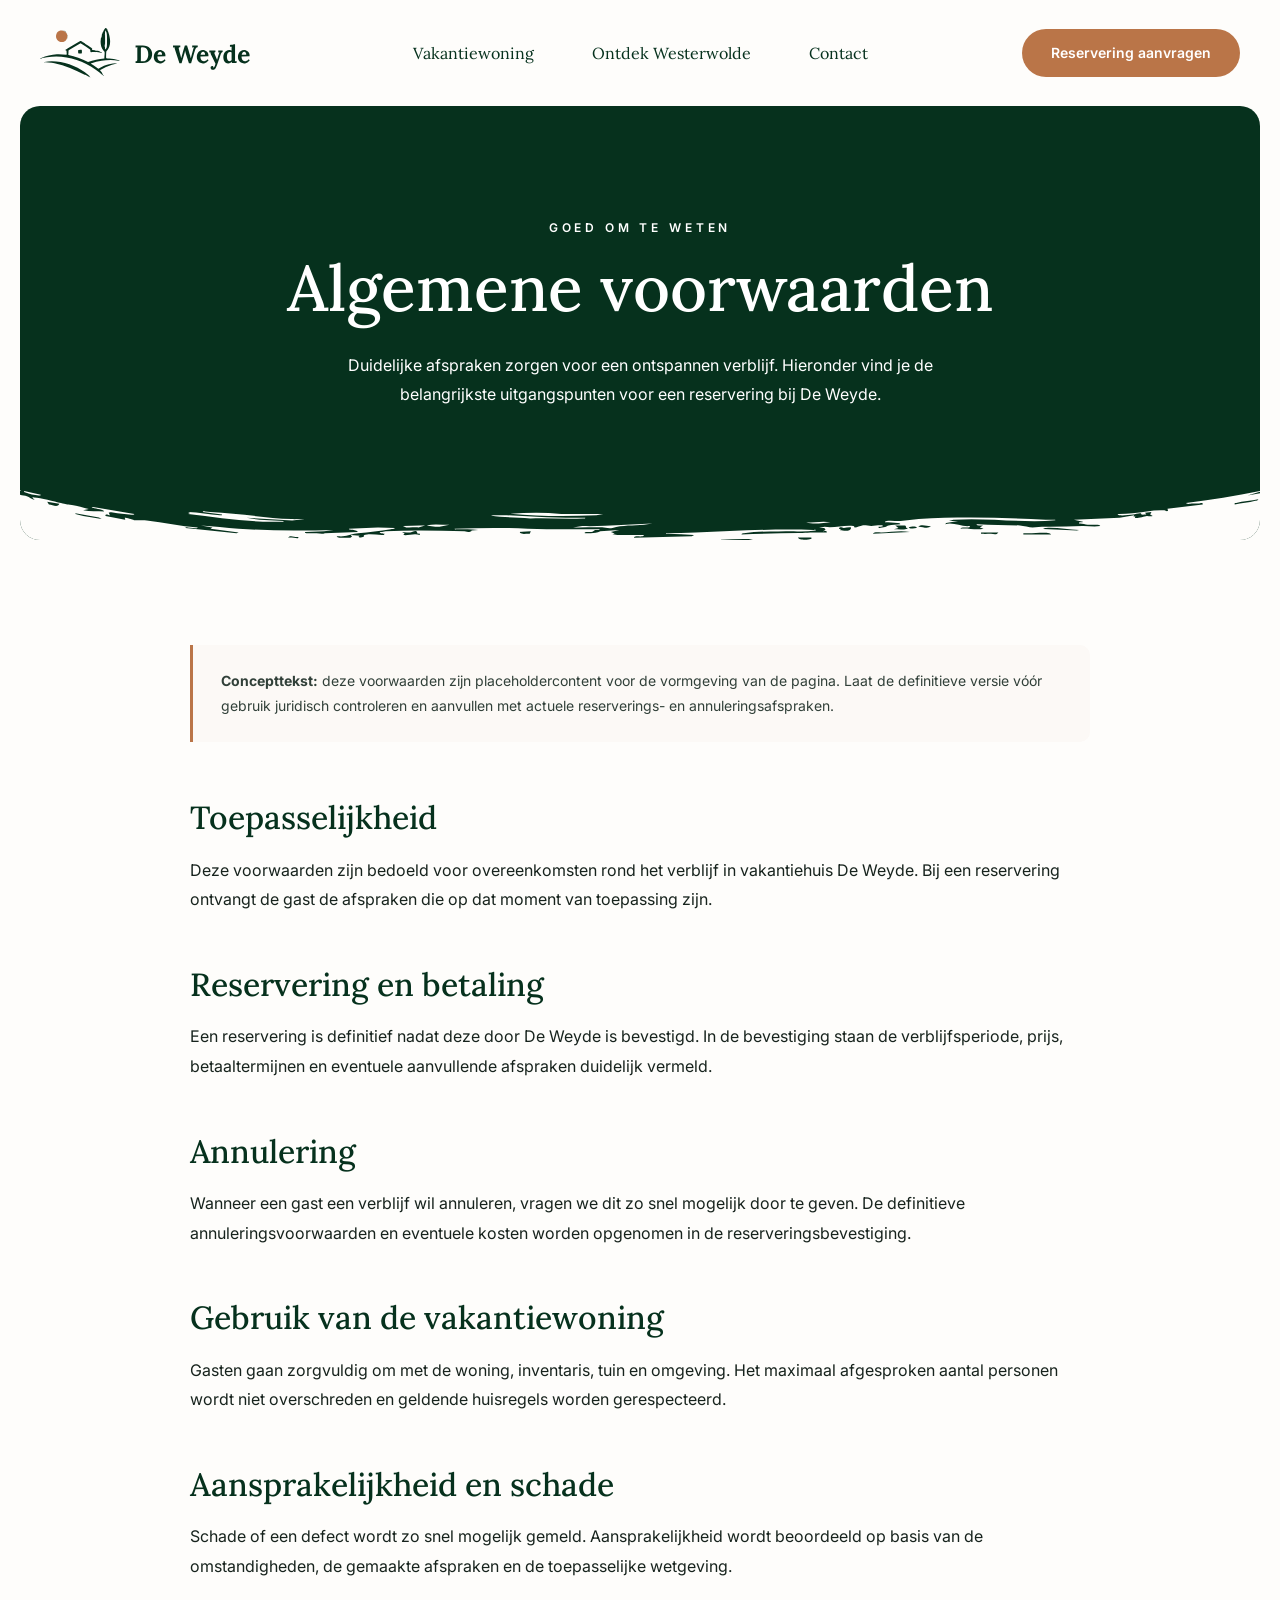
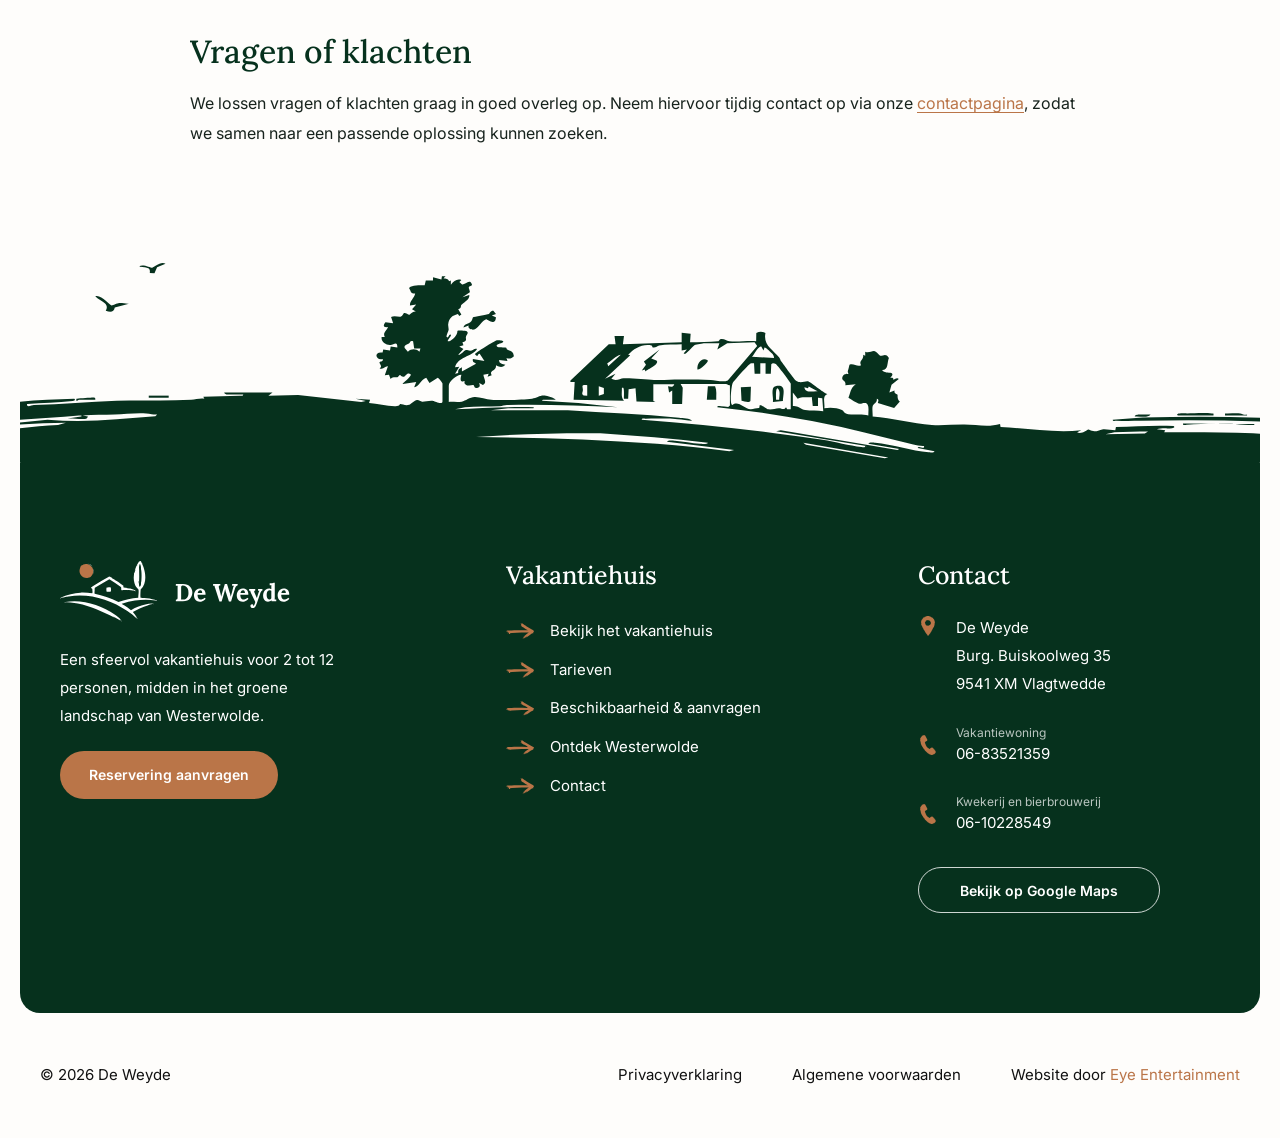
<file: algemene-voorwaarden.html>
<!doctype html>
<html lang="nl">
<head>
  <meta charset="utf-8">
  <meta name="viewport" content="width=device-width,initial-scale=1">
  <meta name="description" content="Lees de algemene voorwaarden van vakantiehuis De Weyde.">
  <title>Algemene voorwaarden — De Weyde</title>
  <link rel="preconnect" href="https://fonts.googleapis.com">
  <link rel="preconnect" href="https://fonts.gstatic.com" crossorigin>
  <link href="https://fonts.googleapis.com/css2?family=Inter:wght@400;500;600;700&amp;family=Lora:ital,wght@0,400;0,500;0,600;1,400;1,500&amp;display=swap" rel="stylesheet">
  <link rel="stylesheet" href="assets/css/tokens.css">
  <link rel="stylesheet" href="assets/css/base.css">
  <link rel="stylesheet" href="assets/css/layout.css">
  <link rel="stylesheet" href="assets/css/components/buttons.css">
  <link rel="stylesheet" href="assets/css/components/menu.css">
  <link rel="stylesheet" href="assets/css/components/footer.css">
  <link rel="stylesheet" href="assets/css/responsive.css">
  <link rel="stylesheet" href="assets/css/sections/contact.css">
  <link rel="stylesheet" href="assets/css/sections/legal.css">
  <link rel="stylesheet" href="assets/css/motion.css">
</head>
<body class="contact-page legal-page">
  <header class="site-header" id="top"><div class="header-inner"><a class="brand" href="index.html" aria-label="De Weyde home"><img src="assets/brand/logo-de-weyde-kleur.svg" alt="De Weyde"></a><nav class="desktop-nav" aria-label="Hoofdnavigatie"><a href="index.html">Vakantiewoning</a><a href="ontdek-westerwolde.html">Ontdek Westerwolde</a><a href="contact.html">Contact</a></nav><a class="button button-primary header-cta" href="reserveren.html">Reservering aanvragen</a><button class="menu-toggle" type="button" aria-label="Menu openen" aria-expanded="false" aria-controls="mobile-menu"><img src="assets/mobile/icon-menu-mobile.svg" alt=""></button></div></header>
  <div class="mobile-menu" id="mobile-menu" aria-hidden="true" role="dialog" aria-modal="true" aria-label="Mobiel menu"><button class="mobile-close" type="button" aria-label="Menu sluiten"><img src="assets/mobile/mobile-menu-close.svg" alt="" aria-hidden="true"></button><div class="mobile-menu__inner"><a class="mobile-menu-logo-link" href="index.html" aria-label="De Weyde home"><img class="mobile-menu-logo" src="assets/brand/logo-de-weyde-wit.svg" alt="De Weyde"></a><nav aria-label="Mobiele navigatie"><a href="index.html"><span>Vakantiewoning</span><img src="assets/icons/icon-arrow-right.svg" alt="" aria-hidden="true"></a><a href="ontdek-westerwolde.html"><span>Ontdek Westerwolde</span><img src="assets/icons/icon-arrow-right.svg" alt="" aria-hidden="true"></a><a href="contact.html"><span>Contact</span><img src="assets/icons/icon-arrow-right.svg" alt="" aria-hidden="true"></a></nav><a class="mobile-menu__cta" href="reserveren.html">Reservering aanvragen</a></div></div>
  <main>
    <section class="contact-intro section-shell section-tinted" aria-labelledby="terms-title"><div class="contact-intro__inner content-width"><p class="eyebrow">Goed om te weten</p><h1 id="terms-title">Algemene voorwaarden</h1><p>Duidelijke afspraken zorgen voor een ontspannen verblijf. Hieronder vind je de belangrijkste uitgangspunten voor een reservering bij De Weyde.</p></div><img class="hero-brush-mobile" src="assets/mobile/hero-brush-mobile.svg" alt="" aria-hidden="true"><picture class="contact-intro__brush" aria-hidden="true"><img src="assets/brushes/hero-overlay.svg" alt=""></picture></section>
    <article class="legal-content content-width">
      <p class="legal-notice"><strong>Concepttekst:</strong> deze voorwaarden zijn placeholdercontent voor de vormgeving van de pagina. Laat de definitieve versie vóór gebruik juridisch controleren en aanvullen met actuele reserverings- en annuleringsafspraken.</p>
      <section class="legal-section"><h2>Toepasselijkheid</h2><p>Deze voorwaarden zijn bedoeld voor overeenkomsten rond het verblijf in vakantiehuis De Weyde. Bij een reservering ontvangt de gast de afspraken die op dat moment van toepassing zijn.</p></section>
      <section class="legal-section"><h2>Reservering en betaling</h2><p>Een reservering is definitief nadat deze door De Weyde is bevestigd. In de bevestiging staan de verblijfsperiode, prijs, betaaltermijnen en eventuele aanvullende afspraken duidelijk vermeld.</p></section>
      <section class="legal-section"><h2>Annulering</h2><p>Wanneer een gast een verblijf wil annuleren, vragen we dit zo snel mogelijk door te geven. De definitieve annuleringsvoorwaarden en eventuele kosten worden opgenomen in de reserveringsbevestiging.</p></section>
      <section class="legal-section"><h2>Gebruik van de vakantiewoning</h2><p>Gasten gaan zorgvuldig om met de woning, inventaris, tuin en omgeving. Het maximaal afgesproken aantal personen wordt niet overschreden en geldende huisregels worden gerespecteerd.</p></section>
      <section class="legal-section"><h2>Aansprakelijkheid en schade</h2><p>Schade of een defect wordt zo snel mogelijk gemeld. Aansprakelijkheid wordt beoordeeld op basis van de omstandigheden, de gemaakte afspraken en de toepasselijke wetgeving.</p></section>
      <section class="legal-section"><h2>Vragen of klachten</h2><p>We lossen vragen of klachten graag in goed overleg op. Neem hiervoor tijdig contact op via onze <a href="contact.html">contactpagina</a>, zodat we samen naar een passende oplossing kunnen zoeken.</p></section>
    </article>
  </main>
  <footer><div class="footer-shell section-shell"><picture class="footer-illustration" aria-hidden="true"><source media="(max-width:760px)" srcset="assets/illustraties/illustratie-footer-mobile.svg"><img loading="lazy" decoding="async" src="assets/illustraties/illustratie-footer.svg" alt=""></picture><div class="footer-main content-width"><div class="footer-brand"><img src="assets/brand/logo-de-weyde-wit.svg" alt="De Weyde"><p>Een sfeervol vakantiehuis voor 2 tot 12 personen, midden in het groene landschap van Westerwolde.</p><a class="button button-primary" href="reserveren.html">Reservering aanvragen</a></div><div class="footer-links"><h2>Vakantiehuis</h2><a href="index.html"><img src="assets/icons/icon-arrow-right.svg" alt=""><span>Bekijk het vakantiehuis</span></a><a href="prijzen.html"><img src="assets/icons/icon-arrow-right.svg" alt=""><span>Tarieven</span></a><a href="reserveren.html"><img src="assets/icons/icon-arrow-right.svg" alt=""><span>Beschikbaarheid &amp; aanvragen</span></a><a href="ontdek-westerwolde.html"><img src="assets/icons/icon-arrow-right.svg" alt=""><span>Ontdek Westerwolde</span></a><a href="contact.html"><img src="assets/icons/icon-arrow-right.svg" alt=""><span>Contact</span></a></div><div class="footer-contact"><h2>Contact</h2><div class="contact-row contact-address"><img src="assets/icons/icon-locatie.svg" alt=""><span>De Weyde<br>Burg. Buiskoolweg 35<br>9541 XM Vlagtwedde</span></div><div class="contact-row contact-phone"><img src="assets/icons/icon-telefoon.svg" alt=""><div><span>Vakantiewoning</span><a href="tel:+31683521359">06-83521359</a></div></div><div class="contact-row contact-phone"><img src="assets/icons/icon-telefoon.svg" alt=""><div><span>Kwekerij en bierbrouwerij</span><a href="tel:+31610228549">06-10228549</a></div></div><a class="button button-outline-light small" href="https://www.google.com/maps/search/?api=1&amp;query=Burgemeester+Buiskoolweg+35%2C+9541+XM+Vlagtwedde" target="_blank" rel="noopener noreferrer">Bekijk op Google Maps</a></div></div></div><div class="footer-bottom content-width"><span>© 2026 De Weyde</span><nav><a href="privacyverklaring.html">Privacyverklaring</a><a href="algemene-voorwaarden.html" aria-current="page">Algemene voorwaarden</a><a href="#">Website door <em>Eye Entertainment</em></a></nav></div></footer>
  <script src="assets/js/main.js"></script>
</body>
</html>
</file>
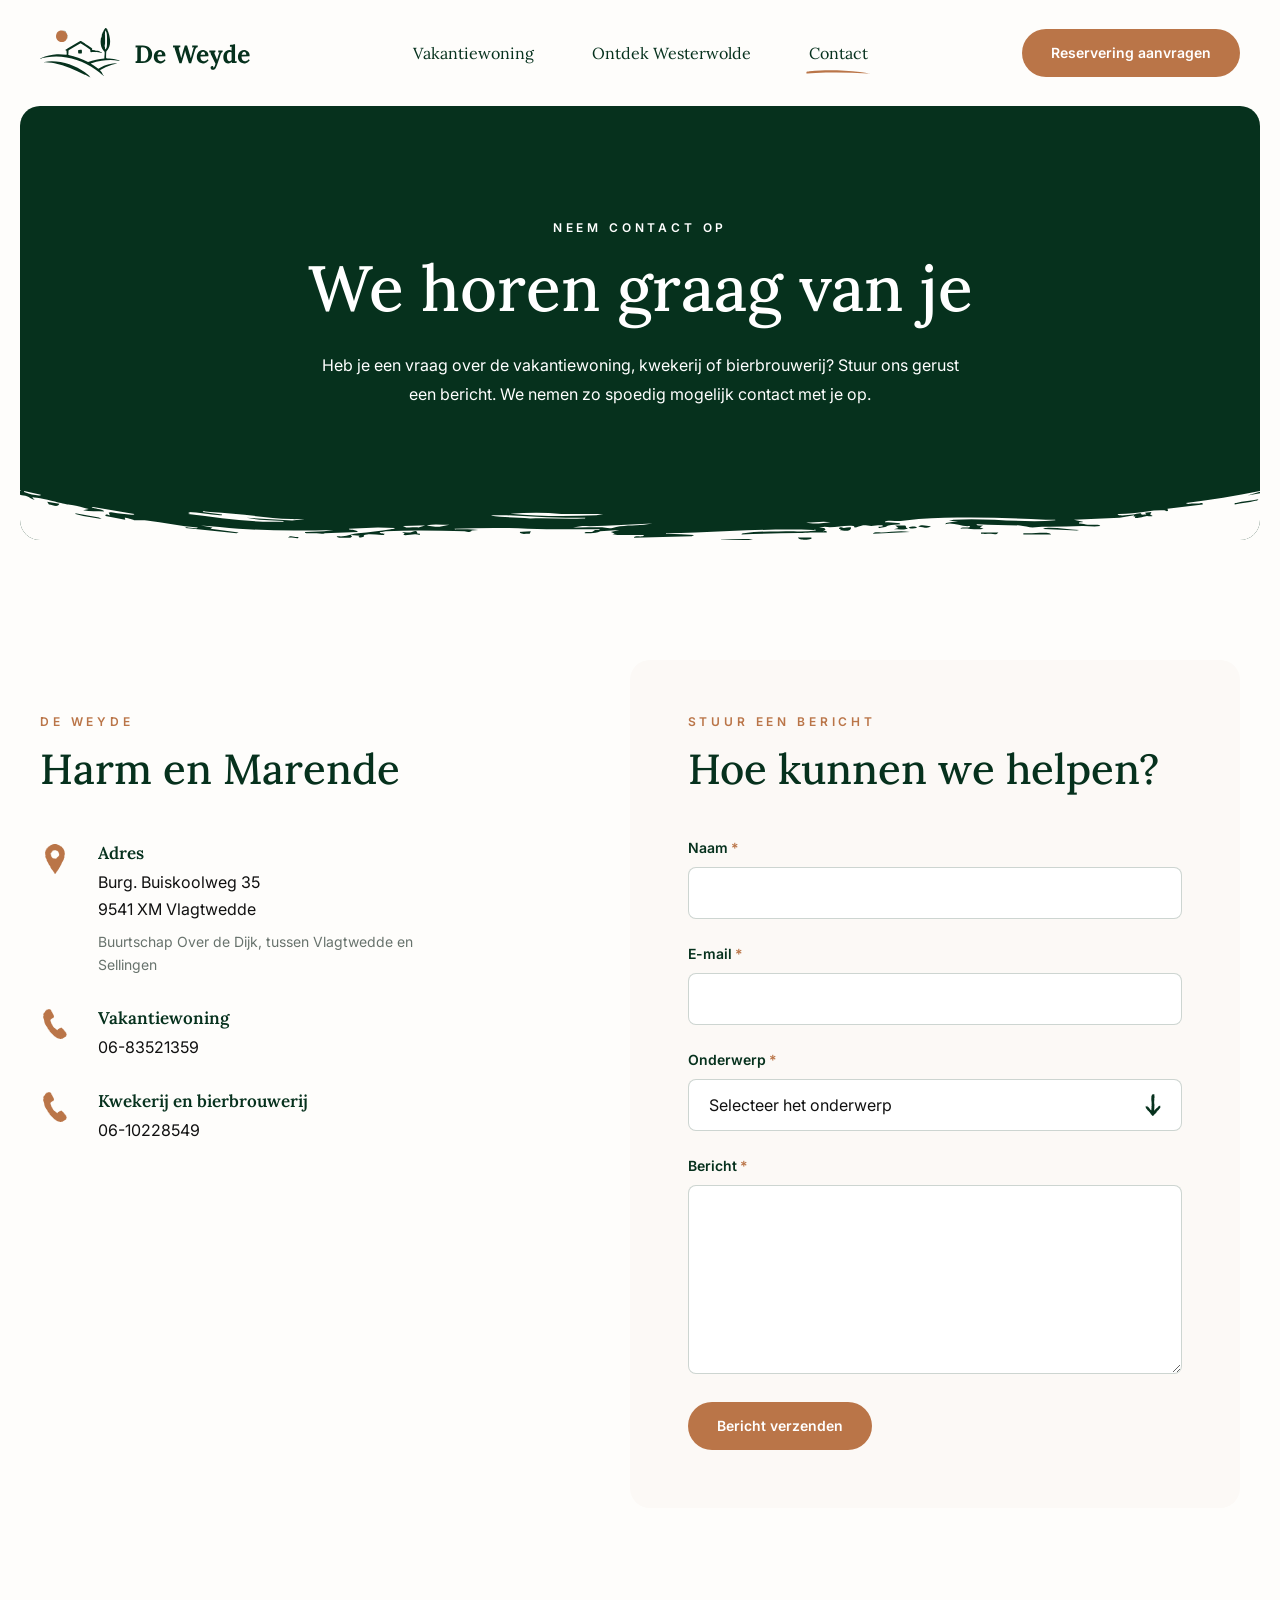
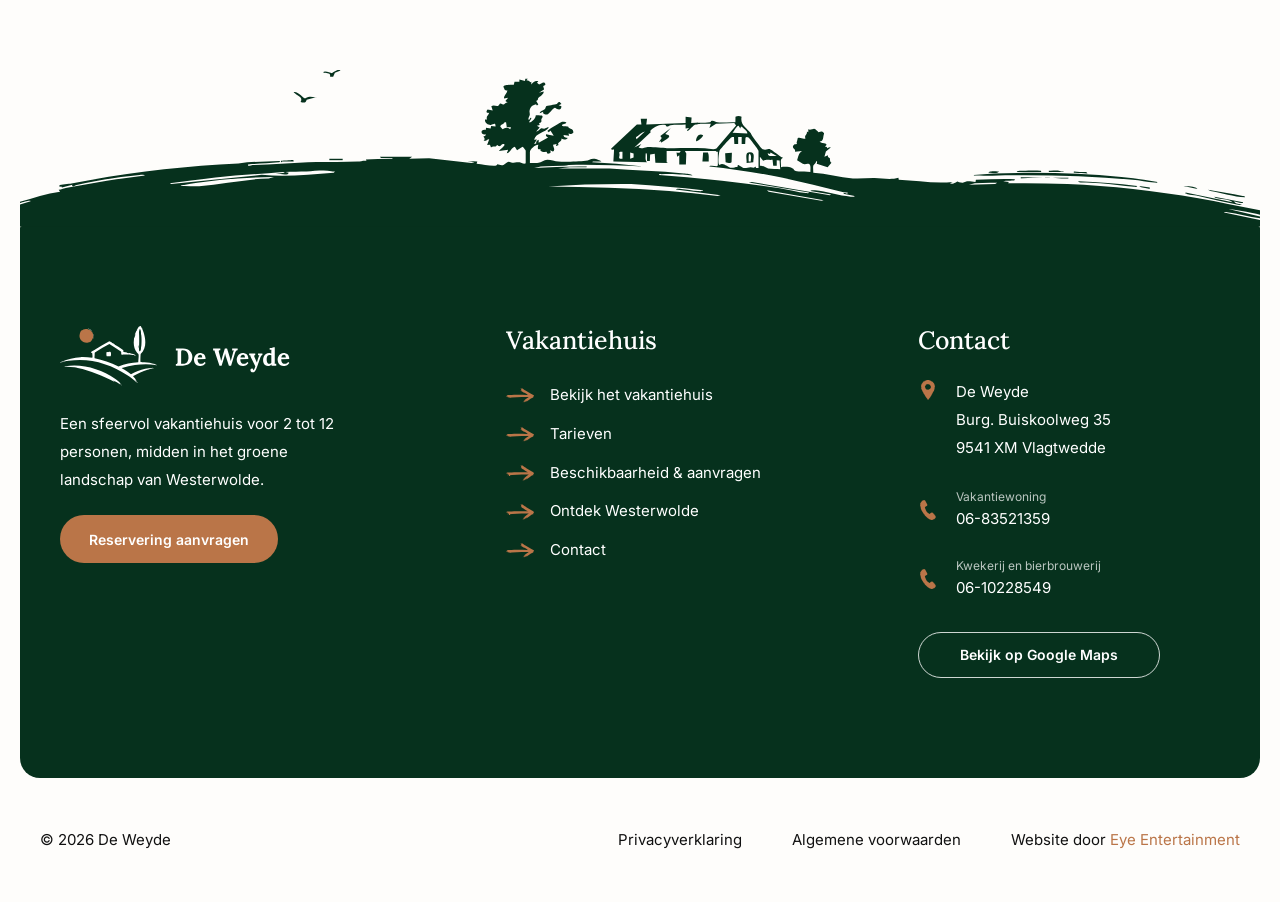
<file: contact.html>
<!doctype html>
<html lang="nl">
<head>
  <meta charset="utf-8">
  <meta name="viewport" content="width=device-width,initial-scale=1">
  <meta name="description" content="Neem contact op met De Weyde in Vlagtwedde voor vragen over de vakantiewoning, kwekerij of bierbrouwerij.">
  <title>Contact — De Weyde</title>
  <link rel="preconnect" href="https://fonts.googleapis.com">
  <link rel="preconnect" href="https://fonts.gstatic.com" crossorigin>
  <link href="https://fonts.googleapis.com/css2?family=Inter:wght@400;500;600;700&amp;family=Lora:ital,wght@0,400;0,500;0,600;1,400;1,500&amp;display=swap" rel="stylesheet">
  <link rel="stylesheet" href="assets/css/tokens.css">
  <link rel="stylesheet" href="assets/css/base.css">
  <link rel="stylesheet" href="assets/css/layout.css">
  <link rel="stylesheet" href="assets/css/components/buttons.css">
  <link rel="stylesheet" href="assets/css/components/menu.css">
  <link rel="stylesheet" href="assets/css/components/footer.css">
  <link rel="stylesheet" href="assets/css/responsive.css">
  <link rel="stylesheet" href="assets/css/sections/contact.css">
  <link rel="stylesheet" href="assets/css/motion.css">
</head>
<body class="contact-page">
  <header class="site-header" id="top">
    <div class="header-inner">
      <a class="brand" href="index.html" aria-label="De Weyde home"><img src="assets/brand/logo-de-weyde-kleur.svg" alt="De Weyde"></a>
      <nav class="desktop-nav" aria-label="Hoofdnavigatie">
        <a href="index.html">Vakantiewoning</a>
        <a href="ontdek-westerwolde.html">Ontdek Westerwolde</a>
        <a class="is-active" href="contact.html" aria-current="page">Contact</a>
      </nav>
      <a class="button button-primary header-cta" href="reserveren.html">Reservering aanvragen</a>
      <button class="menu-toggle" type="button" aria-label="Menu openen" aria-expanded="false" aria-controls="mobile-menu"><img src="assets/mobile/icon-menu-mobile.svg" alt=""></button>
    </div>
  </header>

  <div class="mobile-menu" id="mobile-menu" aria-hidden="true" role="dialog" aria-modal="true" aria-label="Mobiel menu">
    <button class="mobile-close" type="button" aria-label="Menu sluiten"><img src="assets/mobile/mobile-menu-close.svg" alt="" aria-hidden="true"></button>
    <div class="mobile-menu__inner">
      <a class="mobile-menu-logo-link" href="index.html" aria-label="De Weyde home"><img class="mobile-menu-logo" src="assets/brand/logo-de-weyde-wit.svg" alt="De Weyde"></a>
      <nav aria-label="Mobiele navigatie">
        <a href="index.html"><span>Vakantiewoning</span><img src="assets/icons/icon-arrow-right.svg" alt="" aria-hidden="true"></a>
        <a href="ontdek-westerwolde.html"><span>Ontdek Westerwolde</span><img src="assets/icons/icon-arrow-right.svg" alt="" aria-hidden="true"></a>
        <a href="contact.html" aria-current="page"><span>Contact</span><img src="assets/icons/icon-arrow-right.svg" alt="" aria-hidden="true"></a>
      </nav>
      <a class="mobile-menu__cta" href="reserveren.html">Reservering aanvragen</a>
    </div>
  </div>

  <main>
    <section class="contact-intro section-shell section-tinted" aria-labelledby="contact-title">
      <div class="contact-intro__inner content-width">
        <p class="eyebrow">Neem contact op</p>
        <h1 id="contact-title">We horen graag van je</h1>
        <p>Heb je een vraag over de vakantiewoning, kwekerij of bierbrouwerij? Stuur ons gerust een bericht. We nemen zo spoedig mogelijk contact met je op.</p>
      </div>
      <img class="hero-brush-mobile" src="assets/mobile/hero-brush-mobile.svg" alt="" aria-hidden="true">
      <picture class="contact-intro__brush" aria-hidden="true"><img src="assets/brushes/hero-overlay.svg" alt=""></picture>
    </section>

    <section class="contact-section content-width" aria-label="Contactgegevens en contactformulier">
      <div class="contact-details">
        <p class="eyebrow">De Weyde</p>
        <h2>Harm en Marende</h2>
        <div class="contact-details__list">
          <div class="contact-detail">
            <img src="assets/icons/icon-locatie.svg" alt="" aria-hidden="true">
            <div><strong>Adres</strong><address>Burg. Buiskoolweg 35<br>9541 XM Vlagtwedde</address><p>Buurtschap Over de Dijk, tussen Vlagtwedde en Sellingen</p></div>
          </div>
          <div class="contact-detail">
            <img src="assets/icons/icon-telefoon.svg" alt="" aria-hidden="true">
            <div><strong>Vakantiewoning</strong><a href="tel:+31683521359">06-83521359</a></div>
          </div>
          <div class="contact-detail">
            <img src="assets/icons/icon-telefoon.svg" alt="" aria-hidden="true">
            <div><strong>Kwekerij en bierbrouwerij</strong><a href="tel:+31610228549">06-10228549</a></div>
          </div>
        </div>
      </div>

      <div class="contact-form-wrap">
        <p class="eyebrow">Stuur een bericht</p>
        <h2>Hoe kunnen we helpen?</h2>
        <form class="contact-form">
          <div class="contact-form__row">
            <label for="name">Naam<span aria-hidden="true">*</span></label>
            <input id="name" name="name" type="text" autocomplete="name" required>
          </div>
          <div class="contact-form__row">
            <label for="email">E-mail<span aria-hidden="true">*</span></label>
            <input id="email" name="email" type="email" autocomplete="email" required>
          </div>
          <div class="contact-form__row">
            <label for="subject">Onderwerp<span aria-hidden="true">*</span></label>
            <select id="subject" name="subject" required>
              <option value="" selected disabled>Selecteer het onderwerp</option>
              <option value="vakantiewoning">Informatie over de vakantiewoning</option>
              <option value="reservering">Een reservering plaatsen</option>
              <option value="overig">Overige vraag</option>
            </select>
          </div>
          <div class="contact-form__row">
            <label for="message">Bericht<span aria-hidden="true">*</span></label>
            <textarea id="message" name="message" rows="6" required></textarea>
          </div>
          <button class="button button-primary" type="button">Bericht verzenden</button>
        </form>
      </div>
    </section>
  </main>

  <footer>
    <div class="footer-shell section-shell">
      <picture class="footer-illustration" aria-hidden="true"><source media="(max-width:760px)" srcset="assets/illustraties/illustratie-footer-mobile.svg"><img loading="lazy" decoding="async" src="assets/illustraties/illustratie-footer.svg" alt=""></picture>
      <div class="footer-main content-width">
        <div class="footer-brand"><img src="assets/brand/logo-de-weyde-wit.svg" alt="De Weyde"><p>Een sfeervol vakantiehuis voor 2 tot 12 personen, midden in het groene landschap van Westerwolde.</p><a class="button button-primary" href="reserveren.html">Reservering aanvragen</a></div>
        <div class="footer-links"><h2>Vakantiehuis</h2><a href="index.html"><img src="assets/icons/icon-arrow-right.svg" alt=""><span>Bekijk het vakantiehuis</span></a><a href="prijzen.html"><img src="assets/icons/icon-arrow-right.svg" alt=""><span>Tarieven</span></a><a href="reserveren.html"><img src="assets/icons/icon-arrow-right.svg" alt=""><span>Beschikbaarheid &amp; aanvragen</span></a><a href="ontdek-westerwolde.html"><img src="assets/icons/icon-arrow-right.svg" alt=""><span>Ontdek Westerwolde</span></a><a href="contact.html" aria-current="page"><img src="assets/icons/icon-arrow-right.svg" alt=""><span>Contact</span></a></div>
        <div class="footer-contact"><h2>Contact</h2><div class="contact-row contact-address"><img src="assets/icons/icon-locatie.svg" alt=""><span>De Weyde<br>Burg. Buiskoolweg 35<br>9541 XM Vlagtwedde</span></div><div class="contact-row contact-phone"><img src="assets/icons/icon-telefoon.svg" alt=""><div><span>Vakantiewoning</span><a href="tel:+31683521359">06-83521359</a></div></div><div class="contact-row contact-phone"><img src="assets/icons/icon-telefoon.svg" alt=""><div><span>Kwekerij en bierbrouwerij</span><a href="tel:+31610228549">06-10228549</a></div></div><a class="button button-outline-light small" href="https://www.google.com/maps/search/?api=1&amp;query=Burgemeester+Buiskoolweg+35%2C+9541+XM+Vlagtwedde" target="_blank" rel="noopener noreferrer">Bekijk op Google Maps</a></div>
      </div>
    </div>
    <div class="footer-bottom content-width"><span>© 2026 De Weyde</span><nav><a href="privacyverklaring.html">Privacyverklaring</a><a href="algemene-voorwaarden.html">Algemene voorwaarden</a><a href="#">Website door <em>Eye Entertainment</em></a></nav></div>
  </footer>

  <script src="assets/js/main.js"></script>
</body>
</html>
</file>
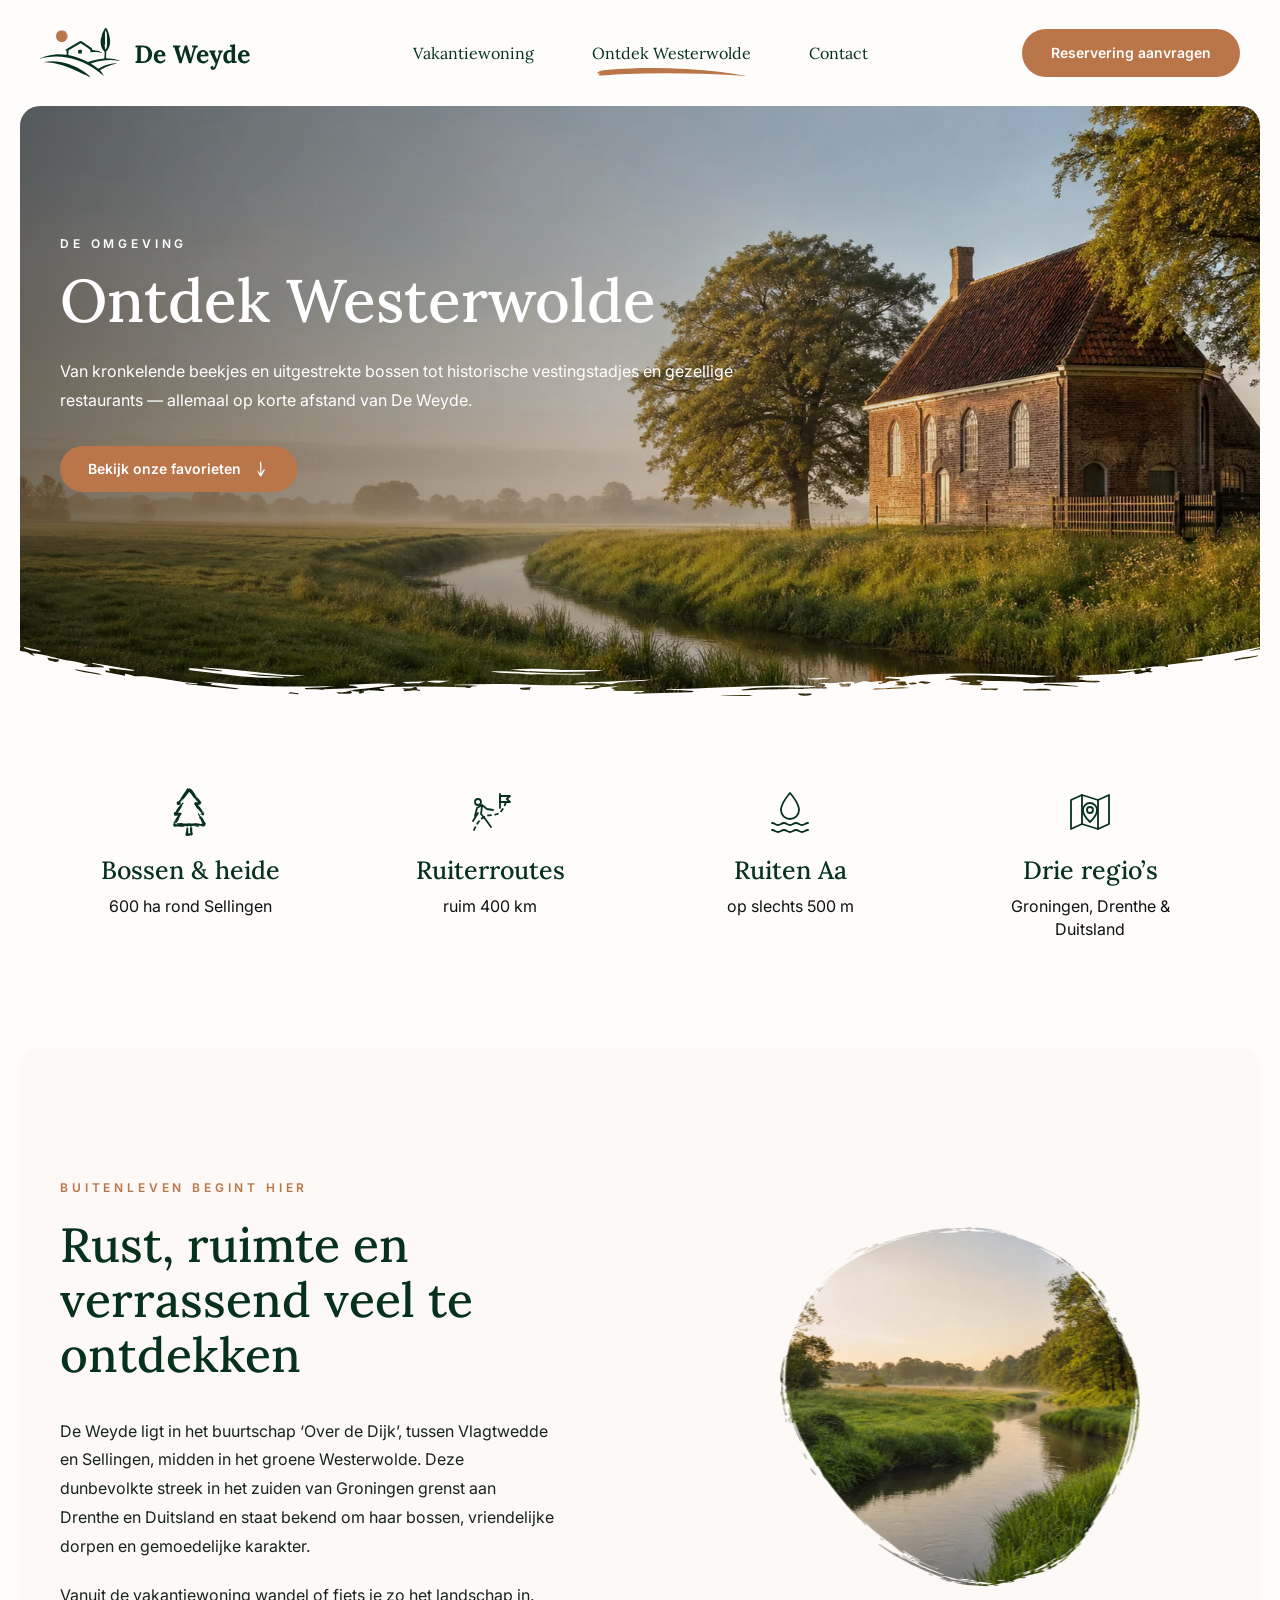
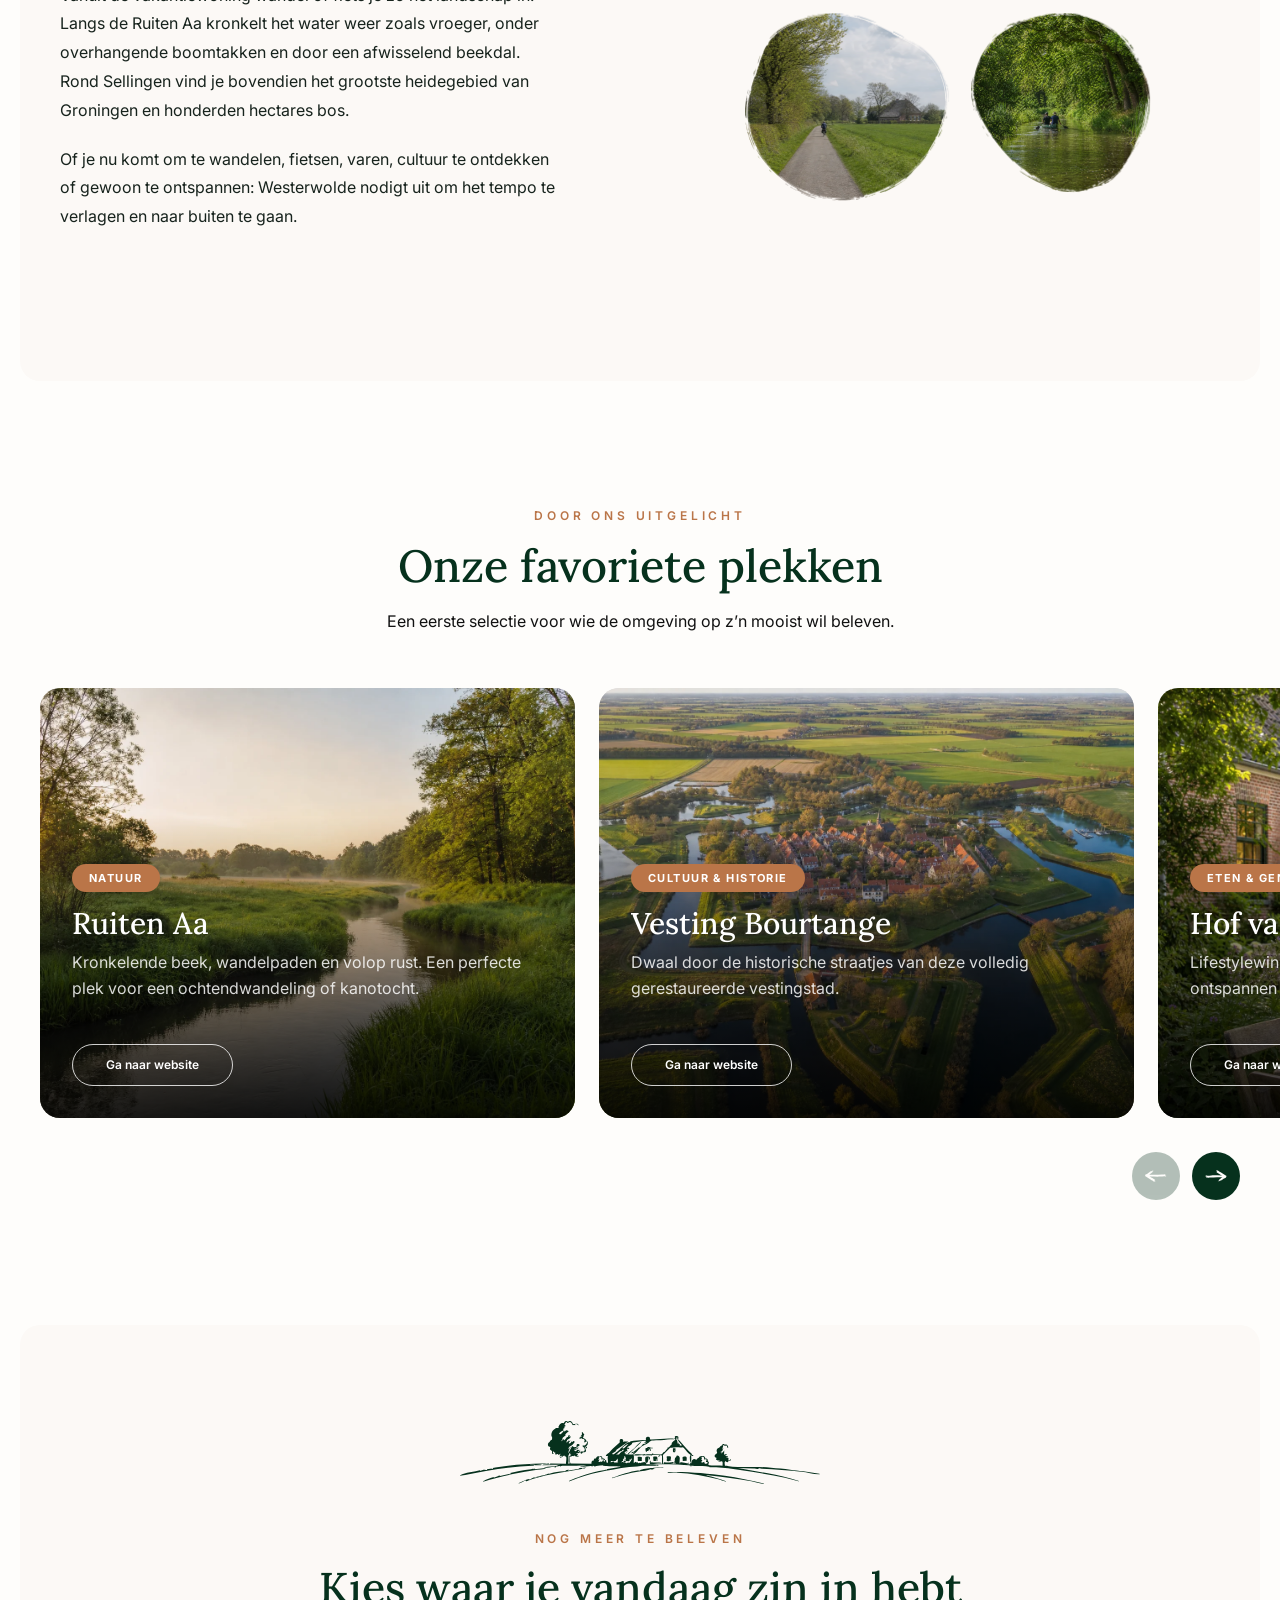
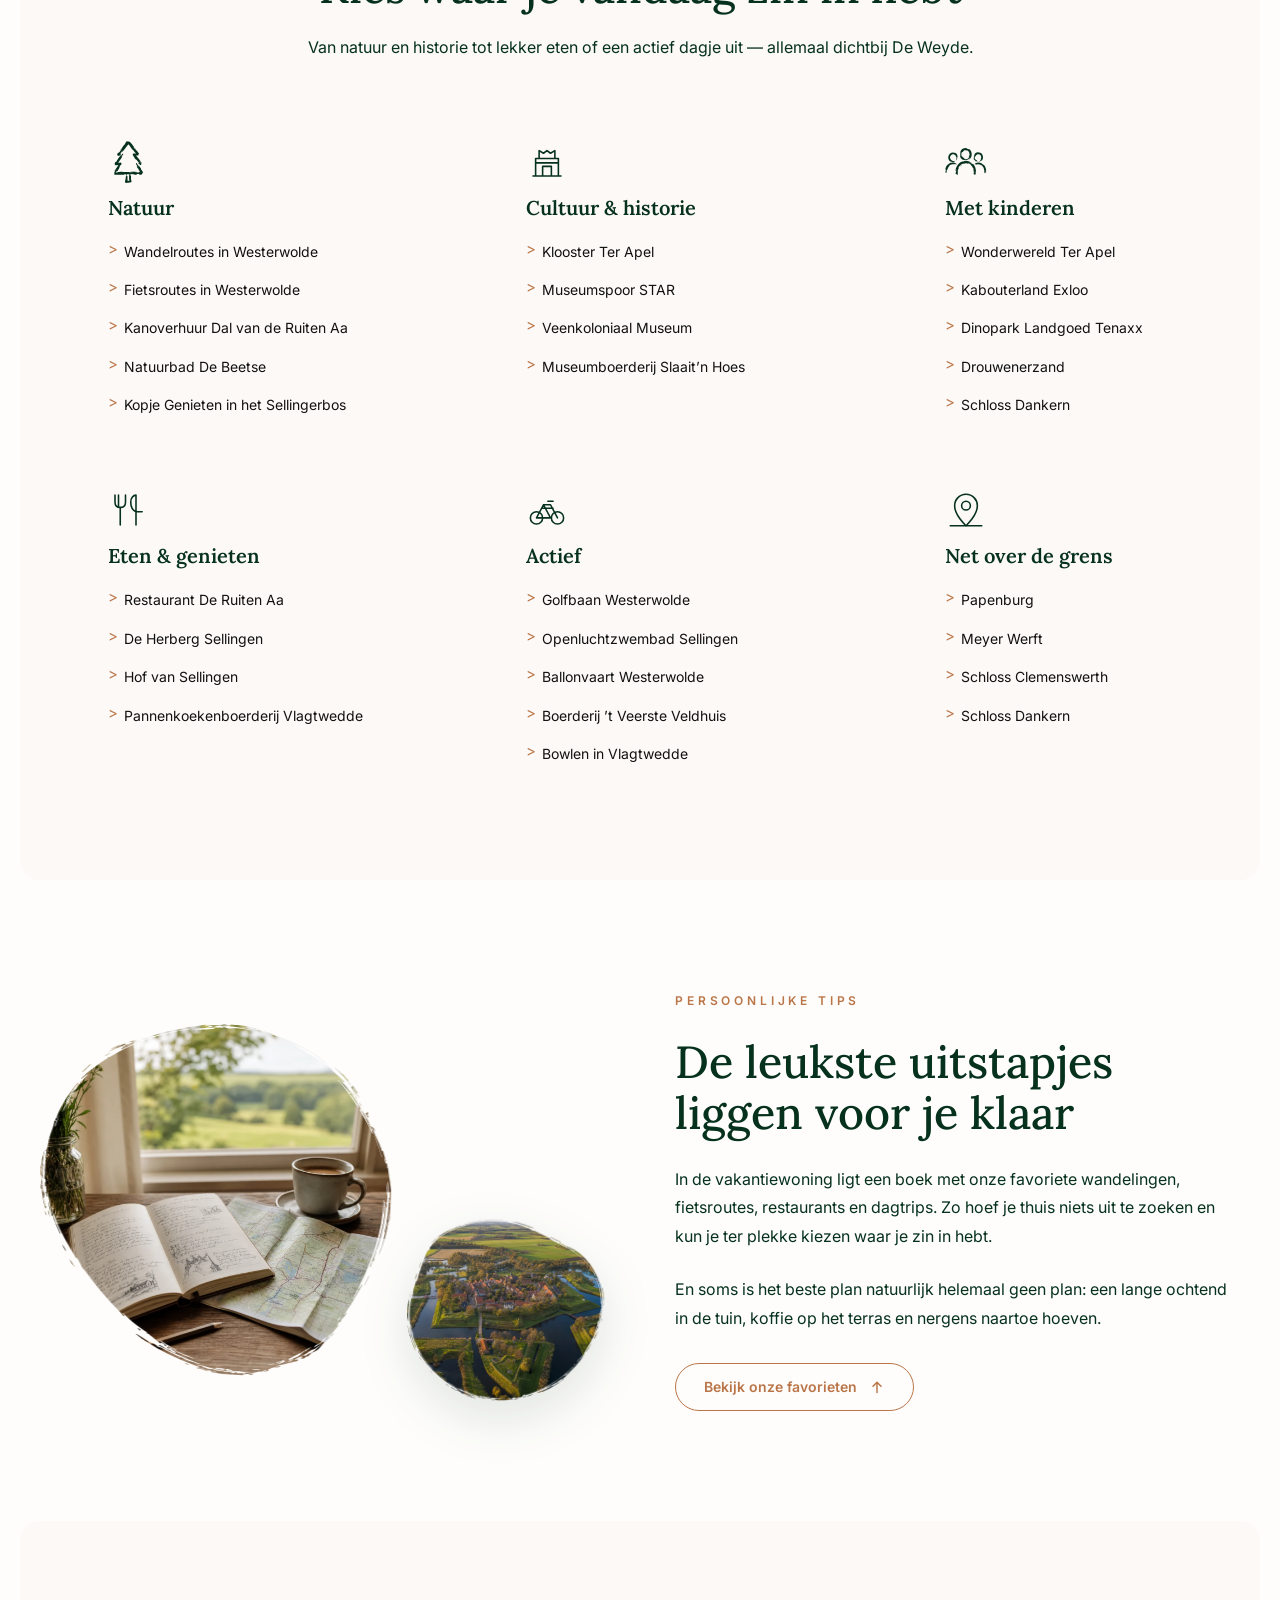
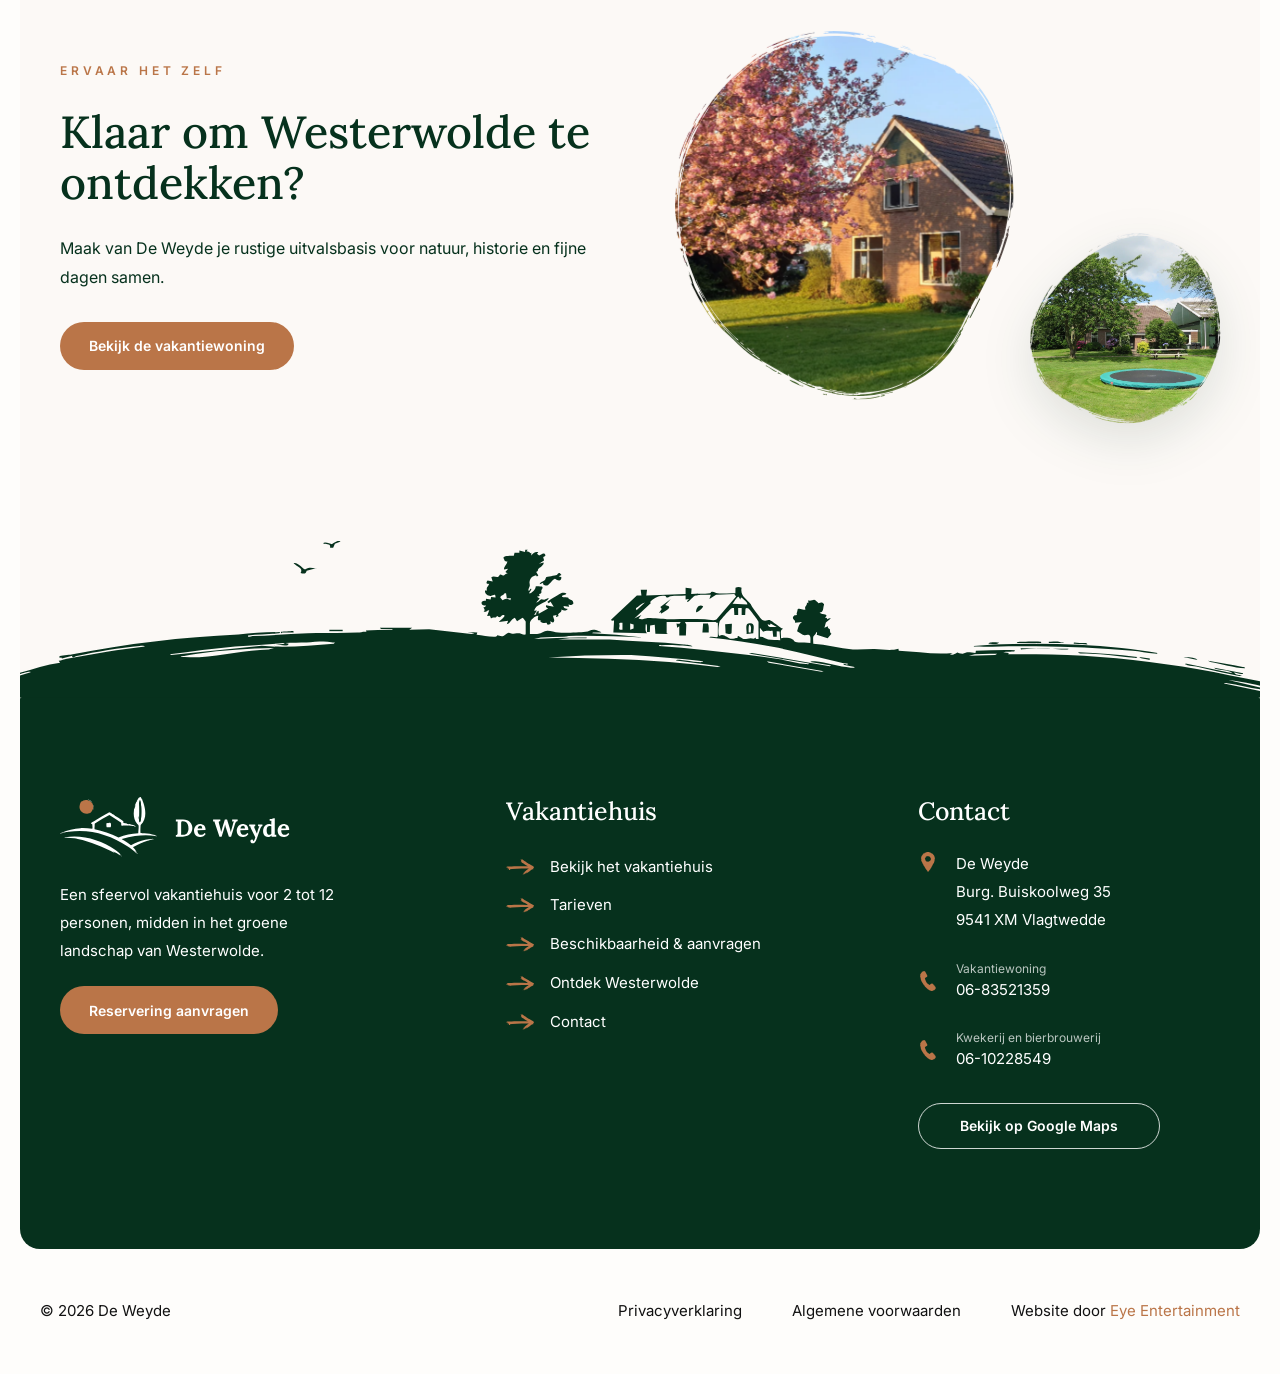
<file: ontdek-westerwolde.html>
<!doctype html>
<html lang="nl"><head><meta charset="utf-8"><meta name="viewport" content="width=device-width,initial-scale=1"><meta name="description" content="Ontdek Westerwolde vanuit vakantiehuis De Weyde: natuur, historie, uitjes en restaurants."><title>Ontdek Westerwolde — De Weyde</title>
<link rel="preconnect" href="https://fonts.googleapis.com"><link rel="preconnect" href="https://fonts.gstatic.com" crossorigin><link href="https://fonts.googleapis.com/css2?family=Inter:wght@400;500;600;700&amp;family=Lora:ital,wght@0,400;0,500;0,600;1,400;1,500&amp;display=swap" rel="stylesheet">
<link rel="stylesheet" href="assets/css/tokens.css"><link rel="stylesheet" href="assets/css/base.css"><link rel="stylesheet" href="assets/css/layout.css"><link rel="stylesheet" href="assets/css/components/buttons.css"><link rel="stylesheet" href="assets/css/components/menu.css"><link rel="stylesheet" href="assets/css/components/footer.css"><link rel="stylesheet" href="assets/css/sections/header.css"><link rel="stylesheet" href="assets/css/sections/usps.css"><link rel="stylesheet" href="assets/css/sections/huisdetails.css"><link rel="stylesheet" href="assets/css/sections/de-weyde.css"><link rel="stylesheet" href="assets/css/sections/omgeving.css"><link rel="stylesheet" href="assets/css/responsive.css"><link rel="stylesheet" href="assets/css/motion.css"></head>
<body><header class="site-header" id="top"><div class="header-inner"><a class="brand" href="index.html" aria-label="De Weyde home"><img src="assets/brand/logo-de-weyde-kleur.svg" alt="De Weyde"></a><nav class="desktop-nav" aria-label="Hoofdnavigatie"><a href="index.html">Vakantiewoning</a><a class="is-active" href="ontdek-westerwolde.html" aria-current="page">Ontdek Westerwolde</a><a href="contact.html">Contact</a></nav><a class="button button-primary header-cta" href="reserveren.html">Reservering aanvragen</a><button class="menu-toggle" type="button" aria-label="Menu openen" aria-expanded="false" aria-controls="mobile-menu"><img src="assets/mobile/icon-menu-mobile.svg" alt=""></button></div></header>
<div class="mobile-menu" id="mobile-menu" aria-hidden="true" role="dialog" aria-modal="true" aria-label="Mobiel menu"><button class="mobile-close" type="button" aria-label="Menu sluiten"><img src="assets/mobile/mobile-menu-close.svg" alt=""></button><div class="mobile-menu__inner"><a class="mobile-menu-logo-link" href="index.html"><img class="mobile-menu-logo" src="assets/brand/logo-de-weyde-wit.svg" alt="De Weyde"></a><nav aria-label="Mobiele navigatie"><a href="index.html"><span>Vakantiewoning</span><img src="assets/icons/icon-arrow-right.svg" alt=""></a><a href="ontdek-westerwolde.html" aria-current="page"><span>Ontdek Westerwolde</span><img src="assets/icons/icon-arrow-right.svg" alt=""></a><a href="contact.html"><span>Contact</span><img src="assets/icons/icon-arrow-right.svg" alt=""></a></nav><a class="mobile-menu__cta" href="reserveren.html">Reservering aanvragen</a></div></div>
<main><section class="hero environment-hero section-shell" aria-labelledby="environment-hero-title"><div class="hero-media"><img class="hero-brush-mobile" src="assets/mobile/hero-brush-mobile.svg" alt="" aria-hidden="true"></div><div class="hero-overlay"></div><div class="hero-content content-width"><p class="eyebrow eyebrow-light">De omgeving</p><h1 id="environment-hero-title">Ontdek Westerwolde</h1><p class="hero-intro">Van kronkelende beekjes en uitgestrekte bossen tot historische vestingstadjes en gezellige restaurants — allemaal op korte afstand van De Weyde.</p><div class="hero-actions"><a class="button button-primary anchor-button anchor-button--down" href="#favoriete-plekken"><span>Bekijk onze favorieten</span><img src="assets/icons/arrow-white-down.svg" alt="" aria-hidden="true"></a></div></div><picture class="hero-brush" aria-hidden="true"><img src="assets/brushes/hero-overlay.svg" alt=""></picture></section>
<section class="usp-section environment-usps content-width" aria-label="Westerwolde in het kort"><article class="usp-item"><img src="assets/icons/icon-grote-privetuin.svg" alt="" aria-hidden="true"><strong>Bossen &amp; heide</strong><span>600 ha rond Sellingen</span></article><article class="usp-item"><img src="assets/icons/omgeving/icon-ruiterroutes.svg" alt="" aria-hidden="true"><strong>Ruiterroutes</strong><span>ruim 400 km</span></article><article class="usp-item"><img src="assets/icons/omgeving/icon-ruiten-aa.svg" alt="" aria-hidden="true"><strong>Ruiten Aa</strong><span>op slechts 500 m</span></article><article class="usp-item"><img src="assets/icons/omgeving/icon-drieregio.svg" alt="" aria-hidden="true"><strong>Drie regio’s</strong><span>Groningen, Drenthe &amp; Duitsland</span></article></section>
<section class="environment-intro-shell section-shell section-tinted"><div class="environment-intro content-width"><div class="environment-intro__copy"><p class="eyebrow">Buitenleven begint hier</p><h2>Rust, ruimte en verrassend veel te ontdekken</h2><p>De Weyde ligt in het buurtschap ‘Over de Dijk’, tussen Vlagtwedde en Sellingen, midden in het groene Westerwolde. Deze dunbevolkte streek in het zuiden van Groningen grenst aan Drenthe en Duitsland en staat bekend om haar bossen, vriendelijke dorpen en gemoedelijke karakter.</p><p>Vanuit de vakantiewoning wandel of fiets je zo het landschap in. Langs de Ruiten Aa kronkelt het water weer zoals vroeger, onder overhangende boomtakken en door een afwisselend beekdal. Rond Sellingen vind je bovendien het grootste heidegebied van Groningen en honderden hectares bos.</p><p>Of je nu komt om te wandelen, fietsen, varen, cultuur te ontdekken of gewoon te ontspannen: Westerwolde nodigt uit om het tempo te verlagen en naar buiten te gaan.</p></div><div class="environment-intro__visual about-visual" aria-label="Foto's van De Weyde">
        <svg class="masked-photo mask-1" viewBox="0 0 527 528" role="img" aria-label="Vakantiehuis De Weyde als uitvalsbasis">
          <defs>
            <clipPath id="environment-photo-clip-1">
              <path d="M176.616 483.298C180.8 484.417 185.187 487.289 189.178 489.301C193.832 491.641 199.106 494.443 204.155 496.863C205.705 497.606 207.405 498.212 209.016 498.814L208.081 499.74L209.96 500.21C209.776 499.768 209.011 499.026 210.18 499.284C212.35 499.759 215.91 502.128 218.169 503.044C221.968 504.586 226.279 506.194 230.163 507.491C232.652 508.323 235.578 509.404 238.114 509.879C238.598 509.968 239.65 510.499 239.542 509.62C218.371 501.93 197.82 492.6 178.025 481.879C177.964 480.91 179.823 481.686 180.171 481.85C183.872 483.608 189.277 487.496 193.142 488.647C194.265 488.981 194.866 488.53 195.871 488.689C197.261 489.724 194.391 489.169 195.88 490.1C196.829 490.692 203.441 494.02 203.85 493.639C203.357 490.358 198.13 490.024 196.34 487.538C197.162 486.936 204.484 491.43 206.033 492.168C214.027 495.97 222.306 498.819 230.595 501.902L232.027 501.639C220.414 497.432 208.814 492.981 197.899 487.148C196.411 486.353 194.185 485.155 192.889 484.172C192.456 483.843 191.409 483.223 192.809 483.312L204.564 489.413L204.305 488.262C199.82 485.846 195.213 483.618 190.761 481.136C187.826 479.5 182.993 475.754 180.129 474.851C179.889 474.776 179.363 474.725 179.434 475.077L190.23 482.363L188.352 481.902L189.291 483.303L186.473 481.902L187.652 481.423L181.937 477.714L180.824 479.072C180.716 479.152 179.96 478.687 179.734 478.513C175.498 475.345 171.394 471.749 167.251 468.464C164.992 466.673 163.133 464.304 160.151 463.791L160.16 462.203C159.047 461.939 158.112 461.324 157.206 460.656C148.654 454.362 140.459 448.454 132.461 441.239C129.512 438.578 126.952 435.406 123.778 433.008C123.21 434.973 127.751 435.744 125.661 438.174C123.473 436.491 121.904 433.897 120.044 432.045C100.165 412.214 85.9068 395.076 69.2631 372.411C67.8636 370.507 62.8527 365.388 62.2656 363.884C61.2653 361.337 61.6504 360.97 59.6028 358.093C58.2738 356.227 58.9641 356.702 58.5321 355.917C57.4425 353.929 56.1511 352.049 54.7422 350.277C54.2866 350.046 54.8502 351.734 54.0377 350.986C52.9012 349.943 52.4692 347.988 51.699 346.742C42.8652 332.49 34.008 317.228 27.189 301.707C24.822 296.325 22.6477 288.274 19.9942 283.526C19.6279 282.868 19.1301 282.793 19.2804 283.766C19.7031 286.549 21.1636 290.864 22.0935 293.646C24.343 300.387 27.931 306.525 30.3402 313.125C30.4999 313.566 30.9601 314.657 30.0913 314.549C26.353 305.524 21.3609 296.922 19.2804 287.287L17.8856 287.766C15.8145 281.284 13.3631 275.037 12.7666 268.198C12.7197 267.672 12.3346 266.511 13.1752 266.614C13.0672 269.448 14.3634 271.879 15.0303 274.398C15.5797 276.48 16.0165 278.304 16.6082 280.339C17.0544 281.862 16.7726 283.836 18.3411 284.476L11.2967 252.513L10.3668 252.743L11.7616 259.098L10.3621 257.693L9.89251 260.038C10.1273 259.197 9.38061 258.078 9.40409 257.486C9.41818 257.148 10.6345 257.519 10.3668 256.071C10.2259 255.319 6.3515 250.586 9.88311 252.043L8.94385 242.647L7.54436 243.582C7.72281 241.871 7.29076 239.784 7.50209 238.148C7.6148 237.279 8.3756 237.533 8.46483 237.152C8.93916 235.197 7.72751 232.922 8.00459 230.896L7.54905 232.503L6.5957 232.536L7.58193 222.67C7.68055 221.744 7.21092 220.823 7.24849 219.93C7.66646 210.012 8.15018 199.967 9.88781 190.228L8.95794 190.942C8.29576 188.869 10.0851 188.174 10.5594 186.764C11.9918 182.547 12.6117 175.915 13.875 171.196C15.7018 164.366 18.4116 157.983 20.4639 151.468C21.0979 149.457 20.9711 146.928 22.1076 144.883H23.0374L23.0328 147.229L23.9767 144.154L23.0046 143.666C22.8496 141.057 24.7516 141.663 24.8643 141.532C25.1649 141.165 25.3152 138.688 25.6251 137.832C30.6173 124.098 43.3114 103.825 52.6382 92.4829C53.2534 91.7356 55.6579 88.7931 56.1417 88.4641C56.7522 88.0458 57.1889 88.0223 57.3204 88.7132C57.4895 89.5922 54.822 91.5711 54.3289 92.2667C51.8305 95.792 49.595 99.9331 46.6129 103.364C44.1802 108.587 40.6157 113.254 38.2629 118.509C37.9106 119.294 37.8496 120.013 38.7654 119.012L50.5437 99.778L52.394 97.8696L52.6241 98.5653L48.4022 104.685C48.2988 105.01 48.8859 105.024 49.0972 104.916C50.5155 104.168 53.5775 97.0893 55.4372 95.745V95.0494L54.0377 95.9894L57.884 89.94C60.265 90.772 59.9457 88.2385 61.0634 86.8095C61.7631 85.9165 62.9325 85.5545 63.6792 84.7273C66.2763 81.8553 68.8264 78.9035 71.4093 76.0127C69.08 74.3676 67.8824 77.7848 66.5017 79.0915C65.3276 80.2008 63.7403 80.9763 62.7212 82.3583C62.0731 82.0104 62.6507 81.1315 62.9372 80.6943C63.5806 79.7213 69.1128 74.8611 70.4654 73.6578C78.6275 66.3722 87.4378 60.5155 96.2293 54.3109C96.7834 53.9208 97.9012 53.7845 98.0843 53.5636C98.3708 53.2204 98.0843 52.4073 98.1829 52.2757C98.2252 52.2193 99.0611 52.8115 99.5871 52.5483C100.01 52.3368 102.184 49.3661 103.119 48.9901L104.044 49.9302C118.119 40.7221 133.612 33.6762 149.373 27.8289C149.405 25.4881 146.179 28.9805 146.329 26.8888L125.168 36.769L124.717 35.829C124.172 37.5258 124.078 37.3989 122.134 37.7044C121.838 36.4917 122.524 36.8818 123.012 36.4823C123.674 35.9418 126.877 33.6198 127.295 33.9488L126.356 35.3495C127.671 35.6691 127.394 34.3577 127.798 33.8407C128.178 33.3565 129.442 33.3988 128.46 32.5246C127.065 32.8254 125.957 33.93 124.604 34.3107C124.163 34.4329 122.942 34.7714 123.069 33.9488L140.91 26.6585C141.877 25.6761 141.229 25.8406 140.407 26.1555C139.261 26.5974 138.172 27.1708 136.941 27.387L136.467 26.4234L134.56 27.3541L134.33 26.4234L144.423 23.5938L143.723 25.0039L146.066 24.2989L142.784 26.4093C145.132 26.3059 152.096 24.0826 153.731 22.6866C154.477 22.0474 153.919 20.2706 155.933 20.7783C155.741 21.1778 154.98 21.9628 156.149 21.7042C162.926 20.2095 171.3 16.327 178.372 14.3293C192.536 10.334 207.081 7.64532 221.672 5.72756C221.029 4.03541 217.056 7.07187 217.45 4.79218C223.269 3.97431 229.214 4.11062 235.038 3.35855C235.864 3.25045 236.555 2.62059 237.461 2.49368C241.383 1.93433 245.496 1.15877 249.385 1.26687L247.042 2.43728L275.215 1.02715L272.871 0.0964736C274.59 0.270389 276.642 -0.147947 278.295 0.0588703C279.136 0.162279 278.986 0.87204 279.338 0.994251C281.517 1.77452 283.753 1.45959 286.026 1.49719L285.551 0.566514C290.6 0.843838 295.714 1.33738 300.739 2.05184C306.976 2.93552 314.72 4.23283 320.769 5.97198C321.6 6.2117 323.953 6.41382 323.587 7.61242L309.728 4.33154L309.502 5.25752L328.757 9.25756L327.823 8.08716L333.458 9.95792C332.317 10.4515 329.936 8.74052 329.236 9.95792C332.345 10.1929 335.52 12.1812 338.417 12.7594C338.882 12.8534 339.695 13.0508 339.559 12.3175C338.554 12.0966 337.483 11.8005 336.572 11.3069C336.088 11.0484 335.154 10.3058 336.497 10.4374C339.437 12.1342 343.626 12.5384 346.49 14.0802C347.322 14.5267 347.43 15.4621 347.89 15.5984C359.128 18.9545 383.948 28.031 393.28 34.4752C395.769 36.1956 399.742 37.6433 402.902 39.3919C411.065 43.9089 420.368 50.3579 427.149 56.4825C428.215 57.4461 429.145 58.5695 430.197 59.5472L429.319 59.8198C428.356 61.0278 434.241 64.2523 435.114 64.9621C436.364 65.9727 437.43 67.4016 438.646 68.478C437.984 69.78 434.884 64.6518 435.589 67.3076L456.492 86.3442C456.891 87.2232 454.801 87.0211 454.721 86.9694C454.397 86.7578 452.988 84.1021 452.03 83.7543C451.927 85.0798 453.651 87.2843 454.642 88.5487C456.52 90.9459 458.948 93.1645 460.939 95.5241C461.691 96.4125 461.235 97.7897 463.071 97.3855C462.019 99.0682 463.964 99.2985 464.926 100.436C466.143 101.874 467.105 103.548 468.223 105.019C468.806 105.785 470.989 106.265 468.702 107.012C470.529 109.287 472.243 111.675 473.779 114.157C475.113 116.319 480.358 124.662 480.809 126.396C481.171 127.792 481.021 129.104 479.513 128.399C479.142 130.002 481.359 131.219 481.72 131.825C482.04 132.366 481.866 133.254 482.223 133.903C487.83 144.079 494.321 153.804 498.773 164.592L499.66 163.943C498.364 162.444 498.453 159.816 497.838 158.345C497.528 157.607 494.983 158.237 496.373 155.713C495.438 155.45 494.56 154.843 494.161 153.931C493.424 152.253 495.124 153.508 495.471 152.611C495.067 151.426 493.935 152.559 493.672 152.352C492.231 151.214 493.287 148.747 493.137 148.62C493.006 148.502 491.545 149.005 491.019 147.167C490.761 146.256 491.24 145.452 491.188 145.377C491.047 145.165 490.084 145.217 489.972 144.648C489.911 144.324 490.446 143.75 490.31 143.445C490.282 143.379 489.202 144.046 488.906 143.205C489 142.613 490.155 143.449 489.61 142.505C486.957 137.917 483.702 133.475 481.866 128.399C482.852 128.747 482.965 129.94 483.538 130.716C486.158 134.293 489.206 139.929 491.653 144.216C492.93 146.458 494.969 151.976 496.401 153.565C497.66 154.956 499.933 153.814 499.242 156.601L500.642 156.126L502.52 161.772C500.9 160.239 500.233 158.242 498.688 156.446C498.336 156.037 497.772 154.918 497.838 156.352C502.436 164.719 506.244 173.476 510.006 182.27L509.104 183.864L510.504 183.393L512.862 190.914L514.256 189.979L518.967 205.72C519.018 207.088 518.342 206.209 518.117 205.626C517.577 204.23 517.483 202.689 517.074 201.26L516.196 201.955L518.497 209.25L519.897 208.31L521.31 214.416L519.906 213.951V215.366L521.028 214.971L521.686 215.695C522.531 220.456 523.057 225.274 523.78 230.05C524.504 234.825 525.499 240.099 526.006 245.213C526.157 246.713 527.058 254.022 526.983 254.628C525.814 264.302 525.527 275.014 524.856 284.861C524.781 285.98 525.199 287.141 525.072 288.443C524.8 291.329 524.015 294.267 523.654 297.143C522.766 297.237 523.278 296.161 523.325 295.639C523.635 292.213 524.644 288.838 524.593 285.392C524.17 285.392 523.86 285.815 523.757 286.196C522.804 289.773 522.808 295.63 522.118 299.597C519.483 314.732 515.144 330.873 509.316 345.069C509.086 345.628 508.832 346.949 508.165 346.963C508.01 345.675 508.954 344.725 509.25 343.583C509.414 342.944 509.067 342.248 509.231 341.698C510.006 339.085 511.725 335.959 512.533 333.242C515.984 321.614 518.474 309.642 521.301 297.83C521.329 296.438 520.695 297.397 520.498 297.966C519.126 301.886 518.737 307.212 517.511 311.428C517.426 311.724 517.159 313.054 516.614 312.41C520.549 296.49 522.738 280.194 523.198 263.766C524.72 264.593 523.123 267.446 523.668 268.931C524.414 268.861 524.56 266.896 524.598 266.346C524.663 265.42 524.588 264.48 524.635 263.554L523.217 263.267L523.198 261.425L524.635 261.162L524.598 252.015L523.193 253.425V244.729C523.193 243.601 522.804 240.616 522.663 239.15C522.616 238.628 522.447 236.56 521.789 236.508C521.554 241.345 522.818 246.506 522.273 251.328C522.193 252.033 522.174 252.781 521.315 252.955V245.669L519.911 238.858C520.385 242.995 520.216 247.154 520.38 251.305C520.484 253.918 521.094 257.364 521.141 259.846C521.183 262.182 519.953 264.974 520.873 267.742L519.403 268.255C518.906 270.812 520.286 270.835 520.362 271.141C520.582 272.038 520.578 275.07 519.441 275.517L518.971 272.701C518.784 275.474 518.793 278.661 518.492 281.392C517.229 292.861 514.933 305.153 512.185 315.498C510.396 322.239 509.01 330.638 506.235 336.725C506.024 337.186 504.981 337.548 505.343 338.977L504.413 338.502C505.315 342.845 502.102 347.616 501.149 351.941L502.055 351.668C501.975 353.802 500.402 355.757 499.003 357.304L498.777 354.488L496.42 364.354L495.95 363.419C495.495 363.038 494.649 366.108 494.56 364.148C505.465 336.105 515.717 306.962 517.426 277.04C517.487 275.996 517.102 274.454 517.159 273.848C517.182 273.594 518.915 273.909 517.074 271.526L518.023 271.277C515.712 269.66 519.662 267.131 516.623 266.591C516.576 271.827 516.421 277.524 515.548 282.675C515.463 283.174 515.426 284.541 514.745 284.447C515.369 278.135 515.938 271.77 515.679 265.406C515.656 264.837 516.036 263.658 515.214 263.77C514.839 286.967 510.504 309.905 503.802 332.025C495.26 360.218 483.049 385.962 469.651 412.063L469.66 412.773C470.304 413.629 479.189 395.1 479.757 393.976C481.833 392.665 478.236 397.083 479.278 397.257L482.81 390.681L483.735 391.386L475.296 405.497L476.226 407.133C475.441 406.837 474.892 406.479 474.342 407.344C468.998 417.398 462.574 426.748 456.046 436.05C455.971 437.479 456.553 436.379 456.9 435.96C457.06 435.768 460.643 430.893 459.789 433.681C459.07 436.026 455.205 439.246 454.379 441.902C451.396 442.781 452.519 443.631 451.908 445.06C451.298 446.489 450.044 447.237 449.222 448.496L448.987 446.621C447.264 447.128 448.076 448.581 447.545 449.596C447.146 450.358 445.93 451.044 445.704 451.561C444.883 453.46 447.851 450.865 448.043 450.381L446.935 453.502L433.024 469.893L433.255 470.588L434.898 469.183V469.883C432.203 472.652 429.084 475.058 426.426 477.855C420.786 483.796 416.958 490.537 408.594 492.901C405.354 493.818 404.828 497.62 401.71 498.635C401.268 498.781 400.611 498.363 399.512 498.824C398.183 499.378 398.046 500.337 397.455 500.69C396.144 501.47 394.144 502.419 392.636 502.556L393.571 501.385L388.879 502.556L394.51 499.735L390.758 499.75L396.163 496.925L397.502 497.822C399.441 497.178 401.179 495.547 402.846 494.683C404.058 494.053 405.49 493.888 406.88 493.08C411.783 490.227 416.273 485.531 420.814 482.114L420.119 481.888L411.877 487.298C406.016 488.337 400.348 493.855 394.829 497.004C390.964 499.214 386.653 500.831 382.774 503.04L382.999 503.966L387.935 502.565L386.573 503.524L386.526 505.39L356.381 512.577L352.718 514.781L359.988 512.431C360.438 514.861 355.69 515.092 353.887 515.261C353.126 515.331 352.286 514.753 351.191 514.871C348.82 515.125 344.659 517.87 341.916 518.095L342.381 520.427C339.977 520.709 337.732 521.663 335.337 520.897L339.563 519.731L340.028 519.026C339.671 518.763 334.736 519.994 334.205 520.389C333.674 520.784 334.026 521.729 333.923 521.846C333.806 521.978 331.472 521.306 330.42 521.367C326.226 521.606 319.515 523.914 314.847 524.61C311.418 525.122 307.788 525.179 304.336 525.611L304.078 527.012L288.623 525.588C280.066 525.982 271.223 524.723 262.831 523.2C260.675 522.81 258.557 522.33 256.429 521.841C256.387 520.934 256.209 520.897 257.143 520.887C258.998 520.878 261.647 522.058 263.774 522.255C264.3 522.302 265.46 522.692 265.352 521.851C258.975 520.483 252.456 519.519 246.102 518.086C247.37 518.575 248.746 518.89 250.179 519.411C250.785 519.632 252.461 520.267 252.672 520.906C247.751 520.459 243.331 518.184 238.706 516.793C237.348 516.384 235.517 517.23 234.826 515.275C238.706 515.806 242.289 517.23 246.098 518.091C246.069 518.081 246.14 517.761 245.783 517.625C242.993 516.558 239.983 515.848 237.179 514.796L238.114 513.865C235.597 513.291 232.882 512.337 230.478 511.397C205.766 501.747 180.88 490.288 158.601 475.698C156.257 474.161 153.294 472.28 151.265 470.833C149.575 469.629 146.306 467.251 144.902 465.907C144.535 465.554 143.671 464.976 144.423 464.506L164.532 477.282C168.834 478.767 173.178 480.092 176.592 483.307C176.221 483.209 173.887 482.193 175.188 483.533L183.632 487.533L176.592 483.307L176.616 483.298ZM268.654 2.90732C266.912 1.06006 265.371 3.57947 263.032 2.91672L264.437 3.8474L257.397 4.32214L258.801 2.92142H253.161L253.64 3.8521C251.836 2.88851 252.391 4.21403 251.921 4.32214C251.08 4.51955 249.164 3.79569 248.944 4.79218L274.985 5.76986L275.271 4.38794L277.333 4.29864L277.614 5.68526C280.578 5.73696 282.757 6.88386 285.791 6.64884C289.872 6.33391 294.469 6.32921 298.95 6.68644C304.67 7.14238 310.338 8.43499 316.096 8.5572C316.101 7.83334 314.443 7.89915 313.828 7.77694C309.141 6.86036 304.275 6.30571 299.542 5.62415C298.724 5.50664 297.945 4.96139 297.043 4.83448C293.061 4.28453 288.651 4.54306 284.631 3.8568L286.04 2.45138H280.399L280.874 3.38206H271.476L271.951 2.45138C270.824 2.47018 268.466 1.13526 268.649 2.91202L268.654 2.90732ZM309.052 5.74166L298.724 4.33154L307.474 6.14589L309.052 5.74166ZM262.089 5.73696C258.745 6.73345 254.974 5.49254 251.527 5.73696C246.069 6.11769 238.879 6.2446 233.648 7.60772C232.873 7.80984 232.272 7.12828 232.507 8.5525C235.409 8.21877 238.306 8.70762 241.213 8.5713C246.44 8.32688 253.518 8.12007 258.562 7.60772C259.661 7.49491 262.229 7.3116 262.089 5.73696ZM223.109 7.14708C214.792 8.59011 206.409 9.84041 198.134 11.5232C187.309 13.7276 175.958 16.4304 166.181 18.9827C164.124 19.5185 160.663 21.8735 158.54 22.7007C156.525 23.4857 153.646 24.0074 151.406 24.9381C150.631 25.2577 149.556 25.2718 149.856 26.4187C154.694 25.709 158.986 23.1285 163.57 21.582C181.603 15.4856 203.075 10.6818 221.94 8.07776C222.818 7.95555 223.325 8.5478 223.114 7.15178L223.109 7.14708ZM138.106 29.2437C135.26 29.8077 131.71 31.326 129.653 33.4647L138.106 29.2437ZM412.84 47.0958C413.164 46.6916 407.232 43.171 406.58 42.7903C399.488 38.621 391.185 35.0769 383.568 31.9793C381.807 31.2602 380.017 30.353 378.087 30.1885L383.563 32.9241C394.177 39.7021 405.485 45.1593 415.808 52.3556C419.527 54.9502 423.082 57.9773 426.694 60.7317L427.389 60.5014C425.703 59.1759 424.501 57.1359 422.984 55.7587C422.401 55.2322 421.209 54.2921 420.462 53.667C417.963 51.5753 414.685 49.681 412.121 47.5706L412.83 47.0958H412.84ZM462.315 100.995C461.709 100.319 461.385 99.3173 460.733 98.5794C456.266 93.517 451.584 88.6051 446.888 83.7684C446.695 85.343 449.438 87.0587 450.654 88.4594C459.399 98.5371 467.129 109.512 474.173 120.855L478.118 126.067C478.865 123.999 476.512 123.186 476.263 122.044C476.043 121.038 477.766 121.4 477.184 120.902C477.043 120.784 476.197 120.756 475.756 120.215C474.075 118.147 472.398 115.129 470.839 112.911C469.731 111.332 469.966 111.458 469.261 110.312C468.834 109.616 466.655 107.285 465.931 106.523C465.405 105.968 463.56 105.724 464.856 104.906L465.913 104.215C465.56 103.252 463.015 101.771 462.32 100.995H462.315ZM47.9372 106.8C46.8806 106.673 45.9883 108.521 45.4811 109.273C43.7857 111.787 41.8273 115.092 40.3433 117.757C37.7557 122.41 35.1633 127.684 33.3834 132.643L47.9372 106.796V106.8ZM22.1123 153.8C22.9294 153.537 23.291 152.493 23.6104 151.779C25.8224 146.763 27.4567 140.723 29.1473 135.473L23.0421 150.274L22.1123 153.804V153.8ZM512.871 199.859C513.711 198.303 512.415 197.8 512.073 196.663C509.104 186.782 505.953 177.006 502.422 167.309L500.665 163.666L512.866 199.854L512.871 199.859ZM446.188 445.22C447.066 445.403 447.325 444.783 447.794 444.247C448.889 442.992 450.222 440.689 450.88 439.114C449.983 439.486 445.728 444.75 446.188 445.22ZM435.852 464.501C434.969 463.683 431.423 469.789 430.686 470.602C431.709 471.557 435.293 465.159 435.852 464.501ZM429.277 470.142C428.394 469.935 428.159 470.631 427.633 471.077C424.867 473.404 422.256 477.244 419.18 479.068C417.813 479.881 416.23 480.116 414.699 481.164C414.216 481.498 410.515 484.694 410.966 485.178C417.639 480.934 425.097 477.183 429.277 470.142ZM406.735 484.713C405.504 484.577 396.431 489.601 396.882 490.339L398.276 491.284C398.037 490.01 399.286 490.523 399.61 490.292C399.704 490.226 399.394 489.634 399.535 489.423C400.939 487.279 401.794 488.699 402.503 488.257C402.879 488.022 403.048 487.171 403.485 486.856C404.48 486.151 406.11 485.747 406.735 484.713ZM393.242 493.319C393.932 492.572 395.83 492.516 396.652 491.759C396.684 489.789 392.913 492.248 392.387 492.68C391.077 493.766 392.627 494.142 389.358 493.827L372.926 502.57V503.5L374.33 503.035L373.391 504.436C373.687 504.68 379.524 501.761 380.398 501.348C385.836 498.767 389.072 497.808 393.237 493.31L393.242 493.319ZM381.375 502.574C378.336 503.139 374.175 504.629 371.987 506.795L375.128 505.949L381.379 502.574H381.375ZM366.346 504.441L366.121 503.515C362.974 505.512 358.86 506.114 355.554 507.51C354.991 507.75 354.263 507.985 354.141 508.676L363.289 505.851C363.904 506.382 361.659 507.045 361.34 507.195C359.776 507.933 358.189 508.765 356.489 509.155C356.362 509.94 357.63 509.667 358.142 509.634C361.26 509.451 365.816 507.656 367.755 505.15L364.942 505.381L366.346 504.436V504.441ZM342.4 511.496C344.617 511.336 347.571 510.767 349.651 510.067C350.421 509.804 351.022 509.724 350.844 508.68C348.641 509.907 346.058 509.935 343.706 510.701C343.212 510.861 342.287 510.819 342.4 511.496ZM304.825 521.376C302.707 521.992 300.993 520.986 298.973 520.883C291.779 520.525 284.659 521.216 277.422 520.361C266.123 519.026 255.288 515.233 244.261 512.657L234.855 511.266C237.926 512.991 240.913 513.075 244.243 513.385L243.308 514.316C245.083 514.49 246.713 515.176 248.357 515.618C250.615 516.229 249.207 515.853 250.723 516.685C251.564 517.146 254.725 517.113 255.786 518.058L256.246 517.122C261.52 517.776 266.259 520.488 271.467 519.985L271.491 521.376C273.299 519.585 276.295 521.442 278.187 521.7C282.071 522.236 285.983 521.912 289.548 523.745L293.558 523.261L288.867 522.791L295.907 522.321L294.033 523.722L304.834 523.731C303.491 525.719 307.807 524.478 307.976 523.27L314.687 521.856L303.421 522.316L304.825 521.385V521.376ZM267.616 515.844C267.048 515.533 265.991 516.14 265.193 516.163C264.333 516.187 262.723 514.852 263.032 516.666C267.987 517.338 272.528 519.463 277.591 518.076C277.704 517.404 276.774 517.437 276.285 517.282C275.182 516.939 272.693 516.267 271.65 516.234C269.142 516.154 270.006 517.141 267.621 515.848L267.616 515.844ZM288.857 519.961C288.679 519.016 287.867 519.186 287.214 519.021C286.274 518.781 281.109 517.63 280.625 517.658C280.352 517.677 278.136 518.485 278.061 519.012C279 518.97 280.925 519.957 281.578 519.957H288.857V519.961ZM329.715 517.616C326.907 517.865 323.803 517.827 321.036 518.086C320.459 518.138 318.529 518.26 318.449 519.016C321.76 519.129 325.071 518.988 328.32 518.326C328.828 518.222 329.837 518.297 329.715 517.616Z" fill="black"/>
              <path d="M2.38779 221.011C2.96543 221.777 3.23782 221.001 3.32705 220.315C3.68866 217.495 3.50081 213.918 3.83425 210.947C3.88591 210.491 4.04089 209.18 4.72655 209.264C4.05497 216.188 3.28948 223.116 4.08315 230.101L3.32705 231.822C3.04057 230.825 4.13481 228.146 2.38779 228.536C1.67865 229.471 3.69806 237.57 3.32235 239.577C3.17207 240.381 2.82454 240.898 1.91816 240.752C1.76788 237.551 2.10601 234.294 1.94634 231.093C1.92755 230.679 1.66456 227.436 1.62699 227.215C1.44383 226.12 0.575016 226.327 0.471698 225.504C-0.472259 217.763 2.52398 209.396 3.05466 201.706L7.0747 188.578L2.89029 212.353L2.38309 221.006L2.38779 221.011Z" fill="black"/>
              <path d="M448.072 69.1924L447.814 70.6119C450.486 70.7106 450.66 72.6942 452.05 73.8975C452.811 74.5556 453.886 74.7577 454.661 75.5145C457.418 78.2125 459.648 81.8929 462.626 84.464L461.691 85.3947L466.848 92.6897C464.401 90.8566 462.969 87.9564 460.987 85.6344C456.915 80.8541 452.181 75.8294 447.865 71.4956C447.217 70.8423 441.464 65.8128 441.962 65.4368C444.991 65.2253 444.935 69.8082 448.072 69.1924Z" fill="black"/>
              <path d="M127.68 29.3566L127.975 30.1415L129.652 30.1697C127.365 30.6257 123.683 33.3801 121.682 33.7608C120.771 33.9348 119.489 33.3707 119.325 33.4694C119.212 33.5352 120.297 34.4988 118.141 35.3402C116.869 35.8337 118.494 33.6856 117.221 34.4142C116.427 34.8701 116.963 35.6128 116.859 35.7303C116.225 36.4589 114.004 36.4918 113.356 36.896C109.636 39.1992 109.862 38.8984 105.71 40.2474C104.813 40.5388 104.386 41.5964 103.357 41.4554L104.907 39.956C107.795 38.8044 126.233 28.6186 127.68 29.3566Z" fill="black"/>
              <path d="M469.19 92.2244L476.709 103.275L475.784 103.971C474.812 102.283 472.388 97.7661 471.088 96.6803C470.458 96.1539 469.843 96.4406 470.144 97.1551C470.421 97.8178 472.745 100.318 473.44 101.381C475.422 104.403 477.752 107.717 479.057 111.031C477.479 109.799 476.737 107.562 475.511 105.874C474.046 103.853 471.369 101.442 469.834 99.5852C469.331 98.9741 466.424 95.0963 466.377 94.8049C466.358 94.6968 467.65 94.3678 467.551 93.1739L469.66 95.524L468.26 92.4641L469.186 92.2338L469.19 92.2244Z" fill="black"/>
              <path d="M3.79179 241.227C3.56167 243.441 3.82936 246.369 4.10175 248.673C4.37413 250.976 6.23856 258.435 6.16812 259.761C6.15403 260.024 5.27582 259.982 5.19129 260.334C4.59016 262.868 7.72729 269.801 7.64745 272.875L8.96242 273.453C9.93455 275.352 8.71351 278.233 7.69911 275.164C6.56731 271.752 5.59047 266.999 4.87194 263.413C3.41609 256.174 2.3829 248.583 1.91797 241.222H3.79179V241.227Z" fill="black"/>
              <path d="M120.261 30.649L118.232 32.6044L105.707 38.6303C109.544 34.6819 115.381 33.0368 120.261 30.6443V30.649Z" fill="black"/>
              <path d="M491.719 132.662L492.677 135.463C491.39 135.825 491.512 134.269 491.263 134.058C489.446 132.53 491.339 137.254 491.973 137.823C492.442 138.246 493.029 138.288 493.621 138.288C493.133 139.327 491.714 138.072 492.212 140.164L491.249 139.886C491.63 138.326 488.619 135.064 488.591 134.772C488.436 133.296 489.7 133.898 489.873 133.776C490.451 133.376 490.104 132.168 491.724 132.652L491.719 132.662Z" fill="black"/>
              <path d="M77.0537 59.7964L65.0688 71.0633L62.9648 72.008C66.4025 68.8259 69.7604 65.4463 73.292 62.3722C74.2829 61.5073 75.8045 60.1724 77.0537 59.7964Z" fill="black"/>
              <path d="M487.036 392.106L486.787 390.681L494.08 376.129C492.611 381.798 489.112 386.672 487.036 392.106Z" fill="black"/>
              <path d="M476.71 113.376C474.314 111.943 473.807 108.873 472.398 106.655L468.266 100.22L471.459 103.834L476.71 113.381V113.376Z" fill="black"/>
              <path d="M52.1646 364.378C48.9054 361.055 45.6744 356.815 43.7207 352.627C46.2191 355.668 48.7035 358.845 50.9389 362.084C51.4273 362.794 52.2398 363.461 52.1646 364.378Z" fill="black"/>
              <path d="M39.4845 341.346C36.9109 338.512 34.4219 334.291 33.3887 330.535C35.8214 333.773 37.7609 337.642 39.4845 341.346Z" fill="black"/>
              <path d="M12.7157 279.766L15.5288 291.047L11.8516 280.396L12.7157 279.766Z" fill="black"/>
              <path d="M106.17 42.4048C103.799 45.0229 100.243 46.6539 97.252 48.5106L98.3133 46.9924L106.17 42.4048Z" fill="black"/>
              <path d="M435.386 469.197C434.71 468.525 440.162 463.754 441.012 463.556C441.632 464.243 435.762 469.573 435.386 469.197Z" fill="black"/>
              <path d="M151.251 458.846L150.087 459.796C148.631 458.339 146.964 457.845 146.564 455.57L151.256 458.846H151.251Z" fill="black"/>
              <path d="M319.383 524.662C319.646 525.785 318.928 525.747 318.097 525.931C316.26 526.34 314.157 526.537 312.344 526.062L319.383 524.662Z" fill="black"/>
              <path d="M223.58 511.496C221.184 511.181 218.249 509.977 216.535 508.215C218.832 508.962 221.955 509.648 223.58 511.496Z" fill="black"/>
              <path d="M7.07528 257.679C5.45975 255.958 5.89651 252.001 5.67578 249.693L7.02362 255.154L7.07528 257.683V257.679Z" fill="black"/>
              <path d="M1.44331 246.863C0.0250227 247.093 0.691897 246.51 0.494653 245.721C0.00623754 243.775 -0.0595106 241.815 0.0391117 239.817C0.720075 239.723 0.757645 241.096 0.842179 241.589C1.13335 243.309 1.14274 245.138 1.44331 246.863Z" fill="black"/>
              <path d="M194.931 487.054L193.55 486.626L193.057 487.524L192.822 486.109L191.878 486.584L190.234 484.238C190.939 483.688 194.588 486.02 194.931 487.049V487.054Z" fill="black"/>
              <path d="M482.815 124.187C480.697 122.49 479.598 119.172 478.598 116.667C480.467 118.739 481.664 121.635 482.815 124.187Z" fill="black"/>
              <path d="M9.89703 287.291C8.09365 285.402 7.34694 282.295 7.55827 279.775L9.89703 287.291Z" fill="black"/>
            </clipPath>
          </defs>
          <image class="masked-photo__image" decoding="async" href="assets/fotos/omgeving-generated/favoriet-ruiten-aa.webp" width="527" height="528" preserveAspectRatio="xMidYMid slice" clip-path="url(#environment-photo-clip-1)" />
        </svg>
        <svg class="masked-photo mask-2" viewBox="0 0 356 327" role="img" aria-label="Vakantiehuis De Weyde">
          <defs>
            <clipPath id="environment-photo-clip-2">
              <path d="M157.282 2.75488L153.521 3.35183L150.22 3.35786L147.361 3.95482C152.202 3.68347 157.093 3.47846 161.951 3.64127C171.295 3.95482 182.076 5.63412 191.308 7.66918C193.367 8.12444 199.341 9.28518 200.874 10.1354C201.018 10.2138 201.259 10.5213 201.172 10.5876L200.273 10.8891L201.62 11.1966L201.469 10.5936C202.215 10.0781 214.141 14.7 215.9 15.2668L215.602 15.719L216.056 16.3159L216.931 15.7009L221.01 17.2264L220.112 17.5279L221.458 18.4475L221.795 17.8053L223.115 18.1309C223.301 18.5832 221.951 18.2967 222.82 18.8786C224.393 19.9308 227.318 20.8775 229.131 21.4413L228.532 20.6906L228.977 20.5459L258.893 35.6204C258.956 36.1872 258.283 35.8706 257.988 35.7742C257.297 35.548 256.662 34.9993 255.89 35.0174C256.572 35.7681 257.79 36.3771 258.695 36.8746C260.297 37.758 265.702 40.8995 267.016 41.2251C267.642 41.3819 268.171 40.993 268.213 41.0412C268.264 41.1015 268.117 41.7075 268.519 42.0904C268.724 42.2834 273.191 44.5626 273.513 44.641L274.529 44.0621C274.631 44.1707 274.298 44.6048 274.331 44.8189C274.409 45.3495 282.541 49.0036 283.813 49.6729C295.715 55.9349 306.715 62.8661 316.921 71.944C318.872 73.6776 320.547 75.7639 322.48 77.5246C323.045 76.4664 321.578 76.0292 320.968 75.4232C315.367 69.8637 308.807 63.9606 302.28 59.4925C298.189 56.6916 292.768 54.2465 288.965 51.4396C288.118 50.8125 289.395 51.0869 289.257 50.8457L273.928 43.1516C273.862 42.5939 274.553 42.8894 274.839 42.9919C276.231 43.4953 277.689 44.4571 279.069 45.0812C279.61 45.3254 280.25 45.244 280.764 45.4912C282.808 46.4741 285.054 48.3403 287.008 49.1785C287.835 49.5342 286.771 48.2318 287.598 48.5845C288.887 49.1332 290.475 50.71 291.818 51.2889C292.66 51.6507 291.554 50.4176 292.408 50.695L302.939 57.3217C303.594 57.3881 303.477 57.2313 303.089 56.8695C301.974 55.8203 300.176 55.0545 298.955 54.0958C298.718 53.9088 298.111 53.8847 298.724 53.4084L310.151 61.2441C314.991 65.257 319.51 69.1552 323.664 73.9278C351.073 105.394 359.629 148.743 346.107 188.672C345.95 189.137 346.371 189.535 345.475 189.378L349.08 175.512C348.617 174.873 348.259 178.844 347.583 178.826C347.865 177.225 348.148 175.223 348.626 173.697C348.767 173.245 348.821 172.624 349.38 172.497L349.086 174.306C349.594 174.988 350.033 170.399 350.105 169.995C350.273 169.069 350.959 166.884 350.92 166.003C350.89 165.379 350.018 165.696 350.276 164.815C351.972 164.077 351.166 161.96 351.232 160.567C351.32 158.743 351.698 156.877 351.488 155.011L350.893 155.611C350.574 154.655 351.44 154.872 351.515 154.275C351.644 153.25 351.644 150.133 351.515 149.111C351.443 148.532 351.1 148.369 351.025 146.717C350.544 136.18 347.189 122.504 343.524 112.805C342.67 110.547 341.519 107.776 340.073 105.868C340.106 106.359 340.262 106.992 340.461 107.436C345.899 119.486 348.668 132.363 349.396 145.8L349.089 152.596C350.445 152.716 349.492 150.757 349.687 150.036H350.291L349.985 161.49C349.149 169.582 347.153 177.403 345.106 185.238L344.276 185.612C344.715 185.181 345.478 183.426 344.276 183.649C344.267 184.846 343.437 186.161 343.26 187.252C343.124 188.087 343.44 188.901 343.308 189.746C342.845 192.754 340.641 196.306 340.064 199.327L340.812 198.727C341.369 199.445 339.442 200.554 339.213 200.91C339.141 201.024 338.994 202.821 338.699 203.548C338.239 204.693 336.958 206.186 336.748 207.319C336.685 207.657 336.709 207.971 337.052 207.624C338.585 206.089 340.34 202.083 341.161 199.984C341.717 198.564 342.069 196.909 342.73 195.498L342.162 194.663L342.758 194.205C343.154 196.219 343.984 192.35 344.567 191.796C345.096 191.717 344.877 192.489 344.796 192.779C343.539 197.406 340.701 202.465 338.585 206.753C337.421 209.11 334.574 216.265 332.386 217.118L331.941 216.518L331.64 218.022L332.84 217.422L332.795 218.125L318.115 243.806C318.199 244.988 319.483 242.274 319.765 242.446C319.988 242.398 319.97 242.763 319.913 242.892C319.543 243.712 317.718 245.371 317.366 246.381C315.809 250.876 309.661 258.042 306.279 261.935C300.922 268.103 294.707 273.436 289.564 279.692C288.073 281.504 282.174 286.786 280.217 288.107C279.952 288.285 278.795 289.014 278.729 288.276L289.549 279.074C289.597 278.851 289.236 278.869 289.104 278.927C288.557 279.171 285.448 282.418 284.582 283.135C274.715 291.282 263.739 297.794 252.378 303.601C252.108 303.739 251.585 304.228 251.371 303.797L257.982 299.573L257.537 299.428L241.655 307.321C232.248 311.132 222.607 314.246 212.987 317.469C211.604 317.198 213.75 316.755 213.489 316.01L208.08 317.219C208.558 318.045 210.088 317.231 210.783 317.219L207.178 319.179L208.381 319.929C206.836 319.911 205.029 321.199 203.643 321.401C203.057 321.485 202.831 320.991 202.344 320.982C200.697 320.951 198.159 322.076 196.202 321.992C195.625 321.967 195.255 321.503 194.717 321.479C192.904 321.398 190.274 322.836 187.809 322.95C181.567 323.24 174.969 323.445 168.532 323.261C162.279 323.083 155.593 322.468 149.442 321.606C144.926 320.972 140.453 319.896 135.928 319.332C135.799 320.11 136.043 319.878 136.578 320.02C137.925 320.382 139.981 320.605 141.46 320.864C141.92 320.945 142.272 321.386 142.705 321.431C143.426 321.509 144.881 321.066 145.849 321.443L145.546 322.04C145.825 322.29 150.747 322.468 151.645 322.709C151.889 322.775 152.157 322.974 152.16 323.246C149.971 323.011 147.659 322.929 145.48 322.561C143.483 322.227 140.327 320.948 138.742 320.837C137.687 320.761 136.836 321.829 135.628 321.434C135.766 320.632 137.441 321.762 137.131 320.532C136.515 320.623 133.358 320.192 133.22 319.773C132.82 318.552 136.055 320.493 135.628 319.022L130.818 318.12C131.097 318.811 131.963 318.956 132.549 319.251C133.211 319.583 133.211 319.685 132.48 319.622C129.02 319.326 117.307 315.597 113.988 314.041C113.149 313.649 112.383 313.553 112.473 312.392C111.839 312.281 112.551 313.598 111.731 313.291C111.544 313.221 111.249 312.778 110.889 312.624C109.007 311.834 109.542 311.732 108.354 310.945C106.95 310.013 104.224 309.492 102.7 308.476C101.84 308.391 102.438 308.868 102.748 309.033C103.469 309.422 104.335 309.561 105.071 310.019C105.378 310.209 105.994 310.64 105.117 310.58C102.567 309.971 100.391 308.512 98.0517 307.405C94.375 305.666 90.2443 303.685 86.4202 301.59L71.8907 292.798C74.4701 295.096 77.9154 297.146 80.9337 298.952C83.1283 300.263 90.2924 303.595 91.519 304.84C93.9361 307.294 100.343 310.279 103.854 311.843C109.235 314.243 114.499 315.582 120.001 317.358C121.531 317.852 126.062 320.195 127.321 319.95C127.667 319.884 127.309 319.194 127.805 319.326C127.526 320.538 128.659 320.373 129.609 320.526C129.862 320.18 127.228 319.556 128.548 319.332L133.217 320.535C133.277 321.102 132.585 320.78 132.255 320.746C131.611 320.686 130.932 320.37 130.213 320.532C130.274 321.033 131.35 321.138 131.762 321.235C140.76 323.384 154.213 323.972 163.743 324.135C169.076 324.226 174.427 323.689 179.71 323.598C181.838 323.562 183.976 324.048 186.128 323.843L184.929 323.246C186.281 322.697 186.747 323.813 186.862 323.81C187.727 323.785 189.056 323.119 190.039 323.246L189.14 324.144L191.542 324.15C191.618 324.563 190.995 324.618 190.71 324.66C188.29 325.015 186.913 324.533 184.267 325.383C183.137 325.745 182.944 325.751 181.519 326.004C174.232 327.307 167.339 327.162 159.979 326.556C160.126 325.947 161.422 326.33 161.942 326.27C162.39 326.215 162.868 326.209 162.982 325.658L157.273 325.356L158.773 326.559L151.862 325.953C152.713 324.747 154.486 325.79 155.593 325.652C156.074 325.591 156.453 325.236 156.892 325.118C157.592 324.931 158.713 325.441 158.476 324.449C152.532 324.235 146.625 323.674 140.742 322.944L141.34 323.541C138.839 323.176 136.25 322.8 133.764 322.251C96.1367 313.933 60.5869 290.838 36.1274 261.28C32.1952 256.529 28.2088 251.207 25.0431 246.48C24.508 245.681 19.6528 238.307 20.1849 237.924L21.0477 237.96C21.2732 239.281 22.6802 239.552 21.9887 240.936L22.8846 240.333L22.59 241.542L23.1942 241.394C22.5629 242.344 23.3415 242.06 23.4227 242.286C23.4828 242.452 23.3055 243.118 23.5159 243.317C23.543 243.342 23.9308 243.046 24.2284 243.333C25.9781 245.021 28.8311 250.062 30.5808 252.368C35.1865 258.437 40.0417 264.368 45.2877 269.879L45.435 269.433C38.8933 262.064 31.7442 254.198 26.7327 245.678C26.5072 245.295 26.5613 244.689 26.3268 244.276C25.7767 243.302 24.5561 242.998 24.7154 241.37L23.7955 241.243C24.2705 238.846 22.0608 238.111 21.0868 236.266L21.673 235.684C20.9275 234.035 19.3161 232.153 18.6096 230.604C18.4533 230.26 18.6577 229.802 18.5284 229.488C18.1586 228.587 17.4702 227.812 17.4762 226.769L16.881 227.073C17.1335 225.493 16.1805 225.514 15.6784 224.504C15.2726 223.681 16.6344 224.743 16.2707 223.914C15.7085 222.626 14.8938 222.096 14.4007 221.266C13.7423 220.154 13.3906 217.588 12.7022 216.298L13.2643 215.915V215.318C12.9397 215.33 12.5999 215.411 12.3444 215.128C12.152 214.917 10.6278 210.051 10.6458 209.671C10.6699 209.101 11.2411 209.059 10.9855 208.143C10.7511 207.298 9.19678 206.261 8.67068 204.703C8.12052 203.065 8.59853 201.504 8.41514 200.753C8.30691 200.307 7.69062 199.086 7.38998 197.994C3.37955 183.429 4.02591 158.4 7.7778 143.617C8.21973 141.881 8.57447 142.354 8.99536 141.546C9.74694 140.099 9.75897 138.444 10.5647 137.075C9.5846 136.403 9.81609 138.664 9.06751 138.733C9.37716 137.775 9.10659 136.029 9.9634 135.42L10.5647 136.626C10.5556 135.39 12.0137 133.156 10.8713 132.405L10.27 133.909C11.7041 126.125 14.5029 118.594 16.7246 110.993L17.1786 110.698L17.4792 112.504L21.0748 101.478L20.5156 100.938L22.8876 96.3678L22.2923 96.2261C21.9707 95.6201 23.9759 92.979 24.2014 91.9329C25.3798 86.4819 27.818 79.5898 29.8773 74.1359C30.4395 72.6495 31.633 70.8195 32.0719 69.4025C32.2854 68.7151 32.0839 67.9945 32.2523 67.4639C32.4206 66.9333 33.53 67.0961 33.1091 66.3725C33.067 66.2971 32.3455 67.1021 32.5138 66.2308C34.2214 63.7555 35.7907 59.1216 37.6005 56.9207C37.7659 56.7187 39.0436 56.363 39.2751 55.5218L39.72 56.1218C40.2702 54.6867 41.6471 53.9842 41.2232 52.2024L40.6279 52.0607C42.5009 49.7272 44.2415 47.2489 46.2197 45.0058C61.9668 27.1666 82.4339 18.3812 104.96 11.9081C105.775 11.673 106.656 10.8258 107.663 10.9012L106.163 10.3042C116.526 7.70235 127.132 6.24012 137.726 4.87135L137.426 3.97291C144.015 3.21315 150.635 3.01115 157.264 2.76694L157.282 2.75488ZM49.0576 43.1486L50.1099 42.5487L53.2635 39.2323C51.5739 40.1337 50.3143 41.7286 49.0576 43.1486ZM302.792 59.1277C301.571 57.9006 299.857 56.8303 298.375 55.8716C295.946 54.3038 293.385 52.8265 290.766 51.5964L291.572 52.4436L302.792 59.1277ZM337.313 97.0823L337.364 96.6693C335.037 93.7599 333.167 90.4284 331.045 87.3291C330.486 86.5151 329.99 85.8005 329.434 85.0257C327.419 82.2068 325.414 79.3547 322.94 76.9186C323.204 78.7818 325.183 80.238 326.364 81.7726C329.662 86.0689 332.671 90.745 335.221 95.189C335.819 96.2291 337.716 100.369 338.242 100.842C338.537 101.107 338.816 101.05 339.171 101.041L338.573 101.487C339.069 101.758 339.165 102.784 339.466 103.007C339.781 103.239 340.518 103.411 340.374 102.699C339.021 102.147 339.817 101.816 339.502 100.887C339.267 100.194 338.077 97.6461 337.518 97.42L337.073 98.02L336.85 97.1848L337.319 97.0823H337.313ZM346.38 177.614C347.559 172.546 348.743 167.447 349.086 162.241C348.521 162.361 348.542 162.834 348.482 163.29C348.241 165.072 348.172 167.266 347.862 169C347.411 171.523 346.5 174.092 346.164 176.643C346.122 176.971 345.83 177.683 346.38 177.614ZM7.26672 189.978C6.7346 189.957 6.62638 189.827 6.66546 190.427C6.71055 191.114 6.86688 192.468 6.98714 193.125C7.27274 194.669 7.84093 197.238 8.24979 198.79C8.34299 199.143 8.6346 200.177 9.06751 200.225L7.26372 189.975L7.26672 189.978ZM9.37115 201.133L8.7789 201.278C8.90818 202.951 9.16371 204.084 9.84314 205.649C10.0446 206.107 9.78302 206.403 10.5737 206.255L9.36814 201.133H9.37115ZM301.703 265.462C306.934 259.779 310.548 255.528 314.564 248.967C315.454 247.511 317.525 246.537 317.072 244.246L311.51 251.934L312.108 252.531C309.207 255.947 306.558 259.619 303.549 262.942C298.483 268.537 292.323 274.486 286.563 279.373C285.078 280.633 283.196 281.522 282.051 283.135C282.321 283.383 285.637 280.784 286.1 280.416C291.635 276.029 296.935 270.648 301.706 265.462H301.703ZM307.193 256.499C308.248 255.41 309.916 252.923 310.851 251.575C311.092 251.229 312.31 249.601 312.105 249.368L305.798 257.059L305.945 257.506C306.243 257.035 306.862 256.839 307.193 256.496V256.499ZM300.089 264.446C301.327 263.388 302.912 262.152 303.39 260.527C302.722 260.958 302.121 261.6 301.598 262.194C301.075 262.788 300.275 263.719 300.089 264.446ZM294.789 270.298C295.588 269.418 298.471 267.012 298.88 266.101C298.952 265.941 298.937 265.592 298.733 265.655C297.323 266.415 296.659 267.998 295.582 269.128C281.75 283.639 263.472 296.244 244.769 304.698C243.242 305.388 241.084 305.63 239.959 306.956C251.002 302.787 261.686 296.781 271.442 290.142C280.163 284.209 287.718 278.088 294.789 270.298ZM71.6051 292.482L67.2369 288.574L60.4817 283.443L63.948 286.747L71.6051 292.482ZM193.963 320.225C192.378 320.713 190.078 320.198 188.852 321.425C190.427 321.051 192.754 321.386 193.963 320.225Z" fill="black"/>
              <path d="M170.809 0.644433C170.861 1.09064 169.718 1.18712 169.46 1.1841C168.227 1.16601 166.739 0.701716 165.401 0.945923C166.126 2.05239 168.453 1.49765 169.625 1.67855C171.017 1.89562 173.212 2.80311 174.585 3.03827C175.436 3.18299 179.816 3.23424 180.132 3.66236L179.831 4.25629C180.174 4.58793 182.838 4.28946 183.138 5.16077C181.638 5.41402 180.063 4.37086 178.773 4.11761C176.004 3.57794 173.142 3.35785 170.368 3.05033C158.811 1.76899 147.171 2.57699 135.642 3.65934C135.891 4.53065 136.558 3.93068 137.145 3.96083L136.631 4.49749C133.838 4.94369 130.895 4.90148 128.12 5.3085C122.967 6.06524 116.978 7.11744 111.883 8.32039C108.434 9.13442 104.776 10.7112 101.439 11.4408C100.699 11.6036 99.6468 11.0609 98.6667 11.7996L99.265 12.698C97.8911 12.0408 97.6476 13.1201 97.2297 13.2829C94.6834 14.2718 91.9506 14.8959 89.3471 15.719L89.9454 16.3159C86.9361 16.8134 84.2875 18.0977 81.675 19.6323C80.7971 19.6987 81.4195 19.2705 81.7261 19.0776C83.112 18.2033 84.9158 17.6365 86.3378 16.7682C87.0142 16.2164 86.3829 16.1983 85.959 16.3883C82.3875 17.9892 78.1005 20.3077 74.6101 22.192C69.0484 25.1948 62.4736 28.8821 57.6304 32.9009C57.1404 33.308 56.491 34.9782 56.2806 33.6577L57.1795 32.6025C55.2374 33.2265 53.3223 35.0053 51.7651 36.3651C48.8128 38.9398 46.0561 42.1085 43.0527 44.6591L43.651 43.6039C52.5257 33.4014 63.613 25.4993 75.8608 19.8283C93.6552 11.5855 112.875 6.32151 132.295 3.54176C134.268 3.25836 136.67 3.33976 138.489 3.0443C138.834 2.98702 139.045 2.89054 139.249 2.60111L138.651 2.1549L141.354 1.84738C141.354 1.31977 140.037 1.51574 139.688 1.53685C137.737 1.66046 135.38 1.93481 133.426 2.19108C129.773 2.67045 125.691 3.38498 122.047 4.04525C117.568 4.85626 113.145 5.98384 108.702 6.94559L107.686 6.67726C114.354 5.28739 121.031 3.62618 127.762 2.54081C136.619 1.10873 146.657 0.285658 155.619 0.0263763C160.687 -0.121354 165.759 0.388165 170.813 0.644433H170.809Z" fill="black"/>
              <path d="M0.654434 183.646L0.0411434 179.287C-0.238445 167.667 0.921996 156.126 3.0625 144.751C3.5856 144.769 3.69082 144.549 3.59462 145.131C3.49842 145.713 2.89715 148.143 3.0625 148.369L3.9644 147.92L3.0625 154.7L3.66376 152.59C4.11772 152.508 4.09367 153.359 4.09367 153.642C4.09367 155.08 3.51946 156.12 3.38418 157.284C3.02642 160.377 2.68671 164.122 2.54241 167.221C2.29288 172.6 2.33798 178.292 2.75886 183.64C2.10348 183.469 2.26883 182.748 2.04636 182.232C2.00427 182.13 1.56836 182.121 1.54731 181.937C1.49019 181.464 1.94715 180.855 1.86298 180.194C1.79082 179.612 1.15649 179.205 1.0182 178.602C0.828801 177.794 0.988136 176.797 0.958073 175.946C0.943041 175.579 1.18355 174.828 0.65744 174.894V183.637L0.654434 183.646Z" fill="black"/>
              <path d="M196.305 5.3869L196.506 4.86532C206.403 7.80788 216.255 11.0157 225.827 14.9683L229.137 16.6205C225.869 16.3642 222.92 14.6758 219.82 13.9131L221.771 15.116C222.255 15.5321 221.474 15.4416 221.236 15.3572C218.789 14.501 216.276 13.2136 213.739 12.3182C209.788 10.9253 205.763 9.90324 201.782 8.63095C200.631 8.26313 199.591 7.29233 198.175 7.57271L199.074 7.27122L198.024 6.66221C197.583 8.08223 195.658 6.53558 194.561 6.67125L195.162 5.77281C194.101 5.51052 192.709 6.36072 191.747 6.02908C191.347 5.89039 191.329 5.33565 191.047 5.15174C190.226 4.62112 188.494 4.95879 187.947 3.96387L196.302 5.38992L196.305 5.3869Z" fill="black"/>
              <path d="M283.249 287.362C283.493 287.576 279.675 290.525 279.314 290.799C270.301 297.694 259.764 303.601 249.59 308.626C248.304 309.263 245.195 310.873 244.008 311.171C243.842 311.213 243.517 311.258 243.566 311.026L244.164 310.273L235.911 313.303L235.608 312.685L231.838 313.887L239.459 310.502C247.744 308.997 254.656 303.751 262.057 300.025L262.502 300.17C262.647 300.378 260.239 301.478 261.447 301.523L270.619 296.093V295.497L269.721 295.647C270.22 295.346 271.049 294.312 271.521 294.74L270.923 295.491C271.272 295.557 271.503 295.46 271.81 295.328C273.232 294.713 277.558 291.441 279.139 290.317C279.696 289.922 282.855 287.013 283.249 287.356V287.362Z" fill="black"/>
              <path d="M92.6491 308.46L90.8483 307.255C90.7642 306.775 91.2542 306.914 91.5308 307.019C92.8445 307.523 94.7415 308.964 96.1425 309.633C101.376 312.133 107.227 314.731 112.584 316.962C113.221 317.228 113.931 317.339 114.595 317.511H113.54L113.396 318.108C114.562 318.346 116.291 318.582 117.003 319.616C112.587 318.181 108.153 316.652 103.872 314.849C99.5907 313.046 92.6281 310.076 89.3121 307.432C88.9995 307.182 88.5515 307.444 88.7469 306.655L92.6521 308.46H92.6491Z" fill="black"/>
              <path d="M16.2854 228.563L15.6691 228.722C15.9126 229.678 16.7243 230.803 16.8926 231.731C17.0039 232.346 16.6672 232.307 16.4357 231.885C14.7612 228.831 12.9574 224.248 11.7248 220.932C8.65531 212.677 6.37351 203.834 5.16797 195.1C6.33743 196.125 6.07588 198.368 6.39154 199.749C8.13521 207.404 11.4993 218.261 14.5627 225.623C14.9145 226.473 15.7683 227.749 16.2854 228.56V228.563Z" fill="black"/>
              <path d="M5.39121 207.238C5.66178 207.479 5.66479 208.327 6.35324 208.595C6.40434 210.467 7.42349 212.267 7.80529 214.019C7.87143 214.32 8.10893 215.077 7.57681 214.998L5.77302 209.575C5.8121 210.959 6.30213 213.093 6.82824 214.389C8.89057 219.464 10.8507 224.408 12.8349 229.47C13.4963 231.158 13.9502 232.928 14.6477 234.589C15.249 236.015 16.2621 237.315 16.5868 238.819C14.7499 236.211 13.3099 232.946 12.0262 229.98C8.86352 222.674 6.31115 215.002 4.26985 207.307C4.07444 206.569 5.25292 207.115 5.39121 207.241V207.238Z" fill="black"/>
              <path d="M356 156.208L355.699 153.497C355.323 153.316 355.35 154.785 354.803 154.097C354.449 153.651 355.675 151.565 355.675 150.669C355.675 149.774 355.173 148.556 355.107 147.612C354.692 141.7 354.446 135.788 352.75 130.05L353.15 128.775C355.669 137.648 355.91 147.015 356 156.208Z" fill="black"/>
              <path d="M277.165 41.7015C277.198 41.7347 277.328 42.8502 276.793 42.5457L258 32.907L258.74 32.301L277.165 41.7015Z" fill="black"/>
              <path d="M343.373 203.243C343.352 204.045 343.087 204.811 342.828 205.559C342.206 207.359 338.959 214.546 337.82 215.611C337.489 215.918 337.3 216.322 336.762 216.204C337.946 213.998 338.562 211.444 339.852 209.21C340.889 207.413 343.385 205.559 342.474 203.246H343.373V203.243Z" fill="black"/>
              <path d="M123.311 322.637C123.368 323.201 122.334 322.926 122.034 322.863C117.296 321.859 107.137 318.154 102.856 315.853C102.432 315.627 102.117 315.874 102.273 315.096C109.064 318.196 116.195 320.421 123.311 322.637Z" fill="black"/>
              <path d="M200.873 322.637L199.376 323.538L201.174 323.535L193.363 325.347L193.934 324.611L193.661 323.84L200.873 322.637Z" fill="black"/>
              <path d="M90.8453 309.968C87.839 308.557 84.8116 306.908 81.9737 305.15C81.4746 304.843 79.3401 303.694 79.4243 303.191C79.5536 302.398 80.0556 303.028 80.3172 303.191C82.3885 304.508 84.4509 305.925 86.5403 307.203C87.9743 308.081 89.9374 308.452 90.8483 309.965L90.8453 309.968Z" fill="black"/>
              <path d="M26.8103 75.1127C26.8193 76.2192 25.8994 77.0845 25.5807 77.9739C24.6066 80.7024 23.9543 83.7173 22.9802 86.5091C22.8089 86.9975 23.1365 87.3141 22.3008 87.1693C23.2748 83.6721 24.3481 78.8784 26.0557 75.7006C26.2842 75.2786 26.0316 74.959 26.8103 75.1157V75.1127Z" fill="black"/>
              <path d="M4.56071 204.452L3.95945 204.302L4.2691 205.8C3.99251 206.273 3.8422 205.556 3.80312 205.366C2.91324 200.846 2.08951 196.312 1.25977 191.787C2.42321 192.468 2.00834 194.111 2.23381 195.178C2.90723 198.335 3.51451 201.398 4.56071 204.452Z" fill="black"/>
              <path d="M15.0879 109.48L17.4839 100.881L19.5914 95.6111C18.5903 99.431 17.4749 103.362 16.1972 107.128C15.9507 107.855 15.7312 109.064 15.0879 109.48Z" fill="black"/>
              <path d="M227.333 315.395C226.257 315.624 224.928 316.127 223.936 316.589C223.686 316.706 223.674 317.264 223.22 317.442C221.84 317.988 218.627 318.971 217.19 319.242C216.664 319.341 216.137 319.341 215.611 319.311L222.222 316.791L223.127 316.899L222.824 316.302L227.189 314.795L227.336 315.392L227.333 315.395Z" fill="black"/>
              <path d="M323.448 239.335L322.637 239.277L329.242 228.27C329.446 228.852 329.443 229.012 329.227 229.575C328.039 232.663 324.672 236.085 323.445 239.335H323.448Z" fill="black"/>
              <path d="M215.305 318.416C214.64 319.326 213.218 319.185 212.313 319.782C212.145 319.893 211.583 320.421 211.7 320.52L212.9 320.369C212.019 321.28 210.573 321.817 209.295 321.726L210.197 321.123V320.523L209.298 320.225C211.243 319.393 213.179 318.681 215.308 318.416H215.305Z" fill="black"/>
              <path d="M348.786 116.414L351.491 127.87C351.049 127.94 351.094 127.346 350.986 127.029C349.868 123.761 349.558 120.062 348.232 116.818L348.786 116.417V116.414Z" fill="black"/>
              <path d="M3.96484 141.438C4.80661 139.345 4.71643 137.153 5.24554 135.037C5.34174 134.657 5.67845 133.442 6.06326 133.297C5.28161 135.969 5.99712 139.303 3.96484 141.435V141.438Z" fill="black"/>
              <path d="M13.8867 107.972L16.0633 101.867L17.1877 99.5334C16.382 102.337 15.6154 105.648 13.8867 107.972Z" fill="black"/>
              <path d="M353.295 128.471L352.369 128.299L351.521 125.239L352.099 123.951L353.295 128.471Z" fill="black"/>
              <path d="M6.96594 142.641C6.38572 142.647 6.67734 141.383 6.74047 141.055C6.99601 139.731 7.47101 137.735 7.85882 136.448C7.98208 136.044 7.88287 135.51 8.4691 135.405L6.96594 142.638V142.641Z" fill="black"/>
              <path d="M76.114 301.225C74.8935 300.73 73.2821 299.72 72.2329 298.94C71.8691 298.668 69.6745 297.185 70.1044 296.706L76.114 301.225Z" fill="black"/>
              <path d="M101.968 314.798C101.992 315.22 102.109 315.531 101.544 315.374C100.979 315.217 98.3423 313.984 97.8493 313.649C97.4615 313.387 97.0226 313.315 97.1579 312.688C98.9797 313.122 100.269 314.448 101.965 314.801L101.968 314.798Z" fill="black"/>
              <path d="M25.6083 253.288L24.6403 252.603L21.7031 247.864C23.2364 249.368 24.4479 251.458 25.6083 253.288Z" fill="black"/>
              <path d="M46.0482 277.41C44.8337 276.316 43.4959 275.197 42.4437 273.943C42.1581 273.605 41.7161 273.451 41.8454 272.888C43.0599 273.982 44.3978 275.101 45.45 276.355C45.7356 276.692 46.1775 276.846 46.0482 277.41Z" fill="black"/>
              <path d="M330.446 227.965L329.553 227.516L331.949 223.745L330.446 227.965Z" fill="black"/>
              <path d="M350.889 183.948C349.404 184.123 351.145 181.895 351.193 181.37C349.753 180.936 351.061 180.481 351.791 180.029L350.889 183.948Z" fill="black"/>
              <path d="M345.177 107.969L343.078 102.545C344.181 103.962 344.804 106.196 345.177 107.969Z" fill="black"/>
            </clipPath>
          </defs>
          <image class="masked-photo__image" decoding="async" href="assets/fotos/omgeving-generated/buitenleven-fietsen-rechthoek.webp" width="356" height="327" preserveAspectRatio="xMidYMid slice" clip-path="url(#environment-photo-clip-2)" />
        </svg>
        <svg class="masked-photo mask-3" viewBox="0 0 271 271" role="img" aria-label="Welkom bij De Weyde">
          <defs>
            <clipPath id="environment-photo-clip-3">
              <path d="M90.8194 248.522C92.9711 249.097 95.2266 250.574 97.2793 251.608C99.6725 252.812 102.384 254.252 104.981 255.497C105.777 255.879 106.652 256.191 107.48 256.5L106.999 256.976L107.965 257.218C107.871 256.991 107.478 256.609 108.079 256.742C109.195 256.986 111.025 258.204 112.187 258.676C114.14 259.468 116.357 260.295 118.354 260.962C119.634 261.39 121.139 261.946 122.443 262.19C122.692 262.236 123.233 262.509 123.177 262.057C112.291 258.103 101.723 253.305 91.5439 247.792C91.5125 247.294 92.4688 247.692 92.6475 247.777C94.5505 248.681 97.33 250.68 99.3175 251.272C99.8947 251.444 100.204 251.212 100.721 251.294C101.435 251.826 99.9599 251.54 100.725 252.019C101.213 252.324 104.613 254.035 104.824 253.839C104.57 252.152 101.882 251.98 100.962 250.702C101.385 250.392 105.15 252.703 105.947 253.082C110.057 255.038 114.314 256.503 118.577 258.088L119.313 257.953C113.341 255.79 107.376 253.501 101.764 250.501C100.998 250.093 99.8536 249.476 99.1871 248.971C98.9649 248.802 98.4264 248.483 99.1461 248.529L105.191 251.666L105.058 251.074C102.752 249.832 100.383 248.686 98.0932 247.41C96.5838 246.569 94.0989 244.642 92.6257 244.178C92.5026 244.139 92.2321 244.113 92.2683 244.294L97.8203 248.041L96.8543 247.804L97.3373 248.524L95.8883 247.804L96.4945 247.557L93.5555 245.65L92.9832 246.349C92.9276 246.39 92.5388 246.15 92.4229 246.061C90.2446 244.432 88.134 242.583 86.004 240.893C84.8424 239.972 83.8861 238.754 82.3526 238.491L82.3575 237.674C81.7851 237.538 81.3046 237.222 80.8385 236.879C76.4409 233.642 72.2268 230.604 68.1142 226.894C66.5976 225.526 65.2815 223.894 63.649 222.662C63.3568 223.672 65.692 224.068 64.6174 225.318C63.492 224.453 62.6854 223.118 61.7291 222.166C51.5067 211.969 44.175 203.156 35.6165 191.501C34.8968 190.522 32.3201 187.89 32.0182 187.117C31.5039 185.807 31.7019 185.618 30.649 184.139C29.9655 183.179 30.3205 183.423 30.0984 183.02C29.5381 181.997 28.874 181.03 28.1495 180.119C27.9153 180.001 28.2051 180.869 27.7873 180.484C27.2029 179.948 26.9807 178.942 26.5846 178.302C22.0422 170.973 17.4876 163.125 13.9811 155.144C12.764 152.376 11.6459 148.236 10.2814 145.795C10.0931 145.456 9.83709 145.418 9.91437 145.918C10.1317 147.349 10.8828 149.568 11.3609 150.999C12.5177 154.465 14.3627 157.621 15.6015 161.015C15.6836 161.242 15.9203 161.803 15.4735 161.747C13.5513 157.107 10.9842 152.683 9.91437 147.728L9.19714 147.975C8.13215 144.642 6.87156 141.43 6.56486 137.913C6.54071 137.642 6.34269 137.045 6.77496 137.098C6.71942 138.556 7.38594 139.805 7.72886 141.101C8.0114 142.172 8.23599 143.109 8.54027 144.156C8.76969 144.939 8.6248 145.954 9.43138 146.283L5.80899 129.847L5.33083 129.966L6.04807 133.233L5.32842 132.511L5.08692 133.717C5.20767 133.284 4.8237 132.709 4.83577 132.404C4.84302 132.23 5.46848 132.421 5.33083 131.677C5.25838 131.29 3.26607 128.856 5.08209 129.605L4.59911 124.774L3.87946 125.255C3.97123 124.375 3.74905 123.302 3.85772 122.461C3.91568 122.014 4.3069 122.144 4.35278 121.948C4.59669 120.943 3.97364 119.773 4.11612 118.731L3.88187 119.558L3.39164 119.575L3.89878 114.501C3.94949 114.025 3.708 113.551 3.72732 113.092C3.94225 107.992 4.19098 102.827 5.08451 97.819L4.60635 98.1863C4.26585 97.1204 5.18594 96.7627 5.42984 96.0376C6.1664 93.8695 6.48517 90.4591 7.13479 88.0323C8.07419 84.5204 9.46761 81.238 10.5229 77.888C10.8489 76.8535 10.7837 75.5532 11.3682 74.5018H11.8463L11.8439 75.7079L12.3293 74.1271L11.8294 73.8757C11.7497 72.5343 12.7278 72.8461 12.7857 72.7784C12.9403 72.5899 13.0176 71.3161 13.1769 70.8762C15.744 63.8136 22.2716 53.3889 27.0676 47.5566C27.384 47.1723 28.6204 45.6592 28.8692 45.49C29.1831 45.2749 29.4077 45.2628 29.4753 45.6181C29.5622 46.0701 28.1906 47.0877 27.937 47.4454C26.6523 49.2582 25.5027 51.3876 23.9693 53.152C22.7183 55.8374 20.8854 58.2375 19.6755 60.9397C19.4944 61.3434 19.463 61.7132 19.9339 61.1984L25.9906 51.3078L26.942 50.3265L27.0604 50.6842L24.8894 53.8312C24.8362 53.998 25.1381 54.0052 25.2468 53.9496C25.9761 53.5653 27.5506 49.9253 28.5069 49.234V48.8763L27.7873 49.3597L29.7651 46.249C30.9895 46.6768 30.8253 45.374 31.4 44.6392C31.7598 44.18 32.3612 43.9938 32.7451 43.5684C34.0806 42.0916 35.3919 40.5737 36.7201 39.0873C35.5223 38.2413 34.9065 39.9985 34.1965 40.6704C33.5928 41.2408 32.7765 41.6397 32.2525 42.3503C31.9192 42.1714 32.2163 41.7194 32.3636 41.4946C32.6944 40.9943 35.5392 38.4951 36.2347 37.8763C40.4319 34.1299 44.9623 31.1183 49.483 27.9278C49.768 27.7272 50.3427 27.6571 50.4369 27.5435C50.5842 27.367 50.4369 26.9489 50.4876 26.8812C50.5094 26.8522 50.9392 27.1567 51.2097 27.0214C51.427 26.9126 52.5452 25.385 53.0257 25.1917L53.5015 25.6751C60.739 20.9401 68.7059 17.317 76.8104 14.3102C76.8273 13.1065 75.1682 14.9023 75.2455 13.8267L64.3638 18.9074L64.132 18.424C63.8519 19.2965 63.8036 19.2313 62.8038 19.3884C62.6516 18.7648 63.0042 18.9654 63.2554 18.7599C63.5959 18.482 65.2429 17.288 65.4578 17.4571L64.9748 18.1774C65.651 18.3418 65.5085 17.6674 65.7162 17.4016C65.9118 17.1526 66.5614 17.1744 66.0567 16.7248C65.3394 16.8795 64.7695 17.4475 64.074 17.6433C63.847 17.7061 63.2191 17.8801 63.2843 17.4571L72.4587 13.7083C72.9561 13.2032 72.6229 13.2877 72.2003 13.4497C71.611 13.6769 71.0508 13.9718 70.418 14.083L70.1741 13.5875L69.1937 14.066L69.0753 13.5875L74.265 12.1324L73.9052 12.8575L75.1103 12.495L73.4222 13.5802C74.6297 13.527 78.211 12.3838 79.0514 11.6659C79.4354 11.3372 79.148 10.4236 80.184 10.6846C80.085 10.89 79.6938 11.2937 80.2951 11.1608C83.7799 10.3921 88.0857 8.39565 91.7226 7.36841C99.006 5.31393 106.485 3.93138 113.988 2.94523C113.657 2.07509 111.614 3.6365 111.817 2.46423C114.809 2.04367 117.867 2.11376 120.861 1.72704C121.286 1.67144 121.641 1.34756 122.107 1.2823C124.124 0.994672 126.239 0.59586 128.239 0.651452L127.034 1.2533L141.521 0.528183L140.316 0.0496086C141.2 0.139039 142.255 -0.0760775 143.105 0.0302723C143.537 0.0834472 143.46 0.448421 143.641 0.511264C144.762 0.912493 145.911 0.750551 147.08 0.769887L146.836 0.291313C149.432 0.433918 152.062 0.687708 154.646 1.0551C157.853 1.5095 161.835 2.17661 164.946 3.07091C165.373 3.19418 166.583 3.29811 166.395 3.91446L159.268 2.22736L159.152 2.70352L169.054 4.76042L168.573 4.15858L171.471 5.12056C170.884 5.37435 169.66 4.49455 169.3 5.12056C170.899 5.24141 172.531 6.26382 174.021 6.56112C174.26 6.60946 174.678 6.71098 174.608 6.33392C174.091 6.22032 173.54 6.06804 173.072 5.81425C172.823 5.68132 172.343 5.29942 173.033 5.3671C174.545 6.23965 176.699 6.44752 178.172 7.24031C178.6 7.46993 178.655 7.95092 178.892 8.02101C184.671 9.74678 197.434 14.4141 202.232 17.7279C203.512 18.6125 205.555 19.3569 207.18 20.2561C211.378 22.5789 216.162 25.895 219.649 29.0444C220.197 29.5399 220.675 30.1176 221.216 30.6204L220.764 30.7605C220.269 31.3817 223.295 33.0398 223.744 33.4048C224.387 33.9245 224.935 34.6592 225.56 35.2127C225.22 35.8823 223.626 33.2453 223.988 34.6109L234.737 44.3999C234.942 44.8519 233.868 44.748 233.827 44.7214C233.66 44.6126 232.936 43.247 232.443 43.0681C232.39 43.7497 233.276 44.8833 233.786 45.5335C234.752 46.7662 236 47.907 237.024 49.1204C237.411 49.5772 237.176 50.2854 238.121 50.0775C237.58 50.9428 238.579 51.0613 239.074 51.6462C239.7 52.3858 240.195 53.2463 240.77 54.0028C241.069 54.3968 242.192 54.6433 241.016 55.0276C241.955 56.1975 242.837 57.4254 243.627 58.7015C244.312 59.8134 247.01 64.1036 247.242 64.9955C247.428 65.7134 247.35 66.3877 246.575 66.0252C246.384 66.8494 247.524 67.4754 247.71 67.7872C247.874 68.0652 247.785 68.522 247.969 68.8555C250.852 74.0884 254.189 79.0893 256.479 84.6364L256.935 84.3029C256.269 83.5318 256.315 82.1807 255.998 81.4242C255.839 81.0447 254.53 81.3686 255.245 80.0706C254.764 79.9353 254.313 79.6235 254.107 79.1546C253.728 78.2917 254.602 78.937 254.781 78.4754C254.573 77.8663 253.991 78.4488 253.856 78.3424C253.115 77.7575 253.658 76.4886 253.581 76.4233C253.513 76.3629 252.762 76.6215 252.492 75.6764C252.359 75.2075 252.605 74.7942 252.579 74.7555C252.506 74.6468 252.011 74.6734 251.953 74.3809C251.922 74.2141 252.197 73.9192 252.127 73.7621C252.113 73.7283 251.557 74.0715 251.405 73.6389C251.453 73.3343 252.047 73.7646 251.767 73.2787C250.403 70.9197 248.729 68.6356 247.785 66.0252C248.292 66.204 248.35 66.818 248.645 67.2168C249.992 69.0562 251.56 71.9542 252.818 74.1585C253.475 75.3115 254.523 78.1491 255.259 78.966C255.906 79.6815 257.075 79.0941 256.72 80.5274L257.44 80.2833L258.406 83.1862C257.573 82.3982 257.23 81.371 256.435 80.4477C256.254 80.2374 255.964 79.6621 255.998 80.3993C258.362 84.7017 260.321 89.2046 262.255 93.7269L261.792 94.5463L262.511 94.3046L263.724 98.1718L264.441 97.6909L266.863 105.786C266.89 106.489 266.542 106.037 266.426 105.737C266.148 105.019 266.1 104.227 265.89 103.492L265.438 103.849L266.622 107.601L267.341 107.117L268.068 110.257L267.346 110.018V110.745L267.923 110.542L268.261 110.914C268.696 113.363 268.966 115.84 269.338 118.296C269.71 120.752 270.222 123.464 270.483 126.094C270.56 126.865 271.024 130.623 270.985 130.935C270.384 135.909 270.237 141.418 269.891 146.481C269.853 147.057 270.068 147.654 270.002 148.323C269.862 149.807 269.459 151.318 269.273 152.797C268.817 152.845 269.08 152.292 269.104 152.024C269.263 150.262 269.783 148.526 269.756 146.754C269.539 146.754 269.379 146.972 269.326 147.168C268.836 149.007 268.838 152.019 268.483 154.059C267.129 161.842 264.897 170.142 261.9 177.441C261.782 177.729 261.652 178.408 261.309 178.415C261.229 177.753 261.714 177.265 261.867 176.677C261.951 176.349 261.772 175.991 261.857 175.708C262.255 174.364 263.139 172.757 263.555 171.36C265.33 165.38 266.609 159.224 268.063 153.15C268.078 152.434 267.752 152.928 267.65 153.22C266.945 155.236 266.745 157.974 266.114 160.142C266.071 160.295 265.933 160.979 265.653 160.648C267.677 152.461 268.802 144.081 269.039 135.634C269.821 136.059 269 137.526 269.28 138.29C269.664 138.254 269.739 137.243 269.759 136.961C269.792 136.484 269.754 136.001 269.778 135.525L269.049 135.377L269.039 134.43L269.778 134.295L269.759 129.591L269.036 130.316V125.845C269.036 125.264 268.836 123.73 268.764 122.976C268.739 122.707 268.652 121.644 268.314 121.617C268.194 124.104 268.843 126.758 268.563 129.238C268.522 129.601 268.512 129.985 268.071 130.074V126.328L267.348 122.826C267.592 124.953 267.505 127.092 267.59 129.226C267.643 130.57 267.957 132.342 267.981 133.618C268.003 134.819 267.37 136.255 267.843 137.678L267.088 137.942C266.832 139.257 267.542 139.269 267.58 139.426C267.694 139.888 267.691 141.447 267.107 141.676L266.865 140.228C266.769 141.654 266.774 143.293 266.619 144.697C265.969 150.595 264.789 156.916 263.376 162.236C262.456 165.702 261.743 170.021 260.316 173.151C260.207 173.388 259.671 173.574 259.857 174.309L259.379 174.065C259.843 176.298 258.191 178.751 257.701 180.975L258.167 180.835C258.126 181.932 257.317 182.938 256.597 183.733L256.481 182.285L255.269 187.358L255.027 186.877C254.793 186.682 254.358 188.26 254.313 187.252C259.92 172.832 265.192 157.846 266.071 142.459C266.102 141.923 265.904 141.13 265.933 140.818C265.945 140.688 266.836 140.85 265.89 139.624L266.378 139.496C265.189 138.665 267.22 137.364 265.658 137.086C265.634 139.779 265.554 142.708 265.105 145.357C265.061 145.614 265.042 146.317 264.692 146.269C265.013 143.022 265.305 139.75 265.173 136.477C265.161 136.185 265.356 135.578 264.933 135.636C264.74 147.564 262.511 159.359 259.065 170.734C254.672 185.231 248.394 198.469 241.504 211.891L241.509 212.256C241.84 212.696 246.409 203.168 246.701 202.59C247.768 201.916 245.918 204.188 246.454 204.278L248.27 200.896L248.746 201.259L244.407 208.515L244.885 209.356C244.481 209.203 244.199 209.02 243.916 209.465C241.168 214.635 237.865 219.442 234.508 224.225C234.469 224.96 234.769 224.395 234.947 224.179C235.029 224.08 236.872 221.574 236.432 223.007C236.063 224.213 234.076 225.869 233.65 227.235C232.117 227.687 232.694 228.124 232.38 228.859C232.066 229.594 231.421 229.978 230.999 230.626L230.878 229.661C229.992 229.922 230.41 230.669 230.137 231.191C229.931 231.583 229.306 231.936 229.19 232.202C228.767 233.178 230.294 231.844 230.393 231.595L229.823 233.2L222.67 241.628L222.788 241.986L223.633 241.263V241.623C222.247 243.047 220.644 244.284 219.277 245.723C216.376 248.778 214.408 252.244 210.107 253.46C208.441 253.931 208.171 255.886 206.567 256.408C206.34 256.483 206.002 256.268 205.437 256.505C204.753 256.79 204.683 257.283 204.379 257.465C203.705 257.866 202.677 258.354 201.901 258.424L202.382 257.822L199.969 258.424L202.865 256.974L200.935 256.981L203.715 255.529L204.403 255.99C205.401 255.659 206.294 254.82 207.151 254.376C207.774 254.052 208.511 253.967 209.226 253.551C211.747 252.084 214.056 249.67 216.391 247.912L216.034 247.796L211.795 250.578C208.782 251.113 205.867 253.95 203.029 255.57C201.042 256.706 198.825 257.537 196.83 258.673L196.946 259.149L199.484 258.429L198.784 258.922L198.76 259.882L183.258 263.577L181.374 264.711L185.113 263.502C185.345 264.752 182.903 264.87 181.976 264.957C181.585 264.994 181.152 264.696 180.59 264.757C179.37 264.887 177.23 266.299 175.82 266.415L176.059 267.614C174.823 267.759 173.668 268.249 172.437 267.855L174.61 267.256L174.849 266.893C174.666 266.758 172.128 267.391 171.855 267.594C171.582 267.797 171.763 268.283 171.71 268.344C171.65 268.411 170.449 268.066 169.908 268.097C167.752 268.22 164.301 269.407 161.9 269.765C160.138 270.028 158.271 270.057 156.496 270.28L156.363 271L148.416 270.268C144.016 270.471 139.468 269.823 135.153 269.04C134.044 268.839 132.955 268.593 131.861 268.341C131.839 267.875 131.748 267.855 132.228 267.851C133.182 267.846 134.544 268.452 135.638 268.554C135.909 268.578 136.505 268.779 136.45 268.346C133.17 267.643 129.818 267.147 126.551 266.41C127.203 266.661 127.91 266.823 128.647 267.092C128.958 267.205 129.821 267.532 129.929 267.86C127.398 267.631 125.126 266.461 122.747 265.745C122.049 265.535 121.107 265.97 120.752 264.965C122.747 265.238 124.59 265.97 126.548 266.412C126.534 266.408 126.57 266.243 126.386 266.173C124.952 265.625 123.404 265.26 121.962 264.718L122.443 264.24C121.149 263.945 119.753 263.454 118.516 262.971C105.809 258.008 93.0121 252.116 81.5557 244.613C80.3507 243.823 78.8268 242.856 77.7836 242.112C76.9142 241.493 75.2334 240.27 74.5114 239.578C74.323 239.397 73.8786 239.1 74.265 238.858L84.6058 245.428C86.8178 246.192 89.0517 246.873 90.8073 248.526C90.6165 248.476 89.4163 247.954 90.0852 248.642L94.4273 250.699L90.8073 248.526L90.8194 248.522ZM138.147 1.495C137.251 0.545102 136.459 1.84064 135.257 1.49983L135.979 1.97841L132.359 2.22253L133.081 1.50225H130.18L130.427 1.98083C129.499 1.48533 129.784 2.16694 129.543 2.22253C129.111 2.32404 128.125 1.95182 128.012 2.46423L141.403 2.96698L141.55 2.25637L142.61 2.21044L142.755 2.92347C144.279 2.95006 145.399 3.53982 146.959 3.41897C149.058 3.25702 151.422 3.25461 153.726 3.4383C156.667 3.67275 159.582 4.33744 162.543 4.40028C162.545 4.02806 161.693 4.0619 161.376 3.99906C158.966 3.52773 156.464 3.24252 154.03 2.89205C153.61 2.83162 153.209 2.55125 152.745 2.48599C150.698 2.20319 148.43 2.33613 146.363 1.98324L147.087 1.26055H144.187L144.431 1.73912H139.599L139.842 1.26055C139.263 1.27021 138.051 0.583775 138.145 1.49742L138.147 1.495ZM158.92 2.95248L153.61 2.22736L158.109 3.16034L158.92 2.95248ZM134.771 2.95006C133.052 3.46247 131.113 2.82437 129.34 2.95006C126.534 3.14584 122.837 3.2111 120.146 3.91204C119.748 4.01597 119.439 3.6655 119.559 4.39787C121.052 4.22626 122.542 4.47763 124.037 4.40754C126.725 4.28185 130.364 4.1755 132.958 3.91204C133.523 3.85403 134.844 3.75977 134.771 2.95006ZM114.727 3.67517C110.45 4.4172 106.14 5.06014 101.885 5.92544C96.3182 7.05903 90.4813 8.44883 85.4534 9.76128C84.3957 10.0368 82.6159 11.2478 81.5243 11.6732C80.4883 12.0768 79.008 12.3451 77.856 12.8237C77.4576 12.988 76.9046 12.9953 77.0591 13.585C79.5465 13.2201 81.7537 11.8931 84.1107 11.0979C93.384 7.963 104.425 5.49279 114.126 4.15375C114.577 4.0909 114.838 4.39545 114.73 3.67759L114.727 3.67517ZM71.017 15.0377C69.5535 15.3277 67.7278 16.1084 66.6701 17.2082L71.017 15.0377ZM212.29 24.2176C212.457 24.0097 209.407 22.1994 209.071 22.0036C205.425 19.8597 201.155 18.0372 197.238 16.4444C196.333 16.0746 195.412 15.6081 194.42 15.5235L197.236 16.9302C202.693 20.4156 208.509 23.2218 213.817 26.9223C215.729 28.2565 217.557 29.8131 219.414 31.2294L219.772 31.111C218.905 30.4294 218.287 29.3804 217.507 28.6722C217.207 28.4015 216.594 27.9181 216.21 27.5966C214.925 26.5211 213.239 25.547 211.921 24.4617L212.286 24.2176H212.29ZM237.732 51.9338C237.42 51.5858 237.254 51.0709 236.918 50.6915C234.621 48.0883 232.214 45.5625 229.799 43.0754C229.7 43.8851 231.11 44.7673 231.735 45.4876C236.232 50.6697 240.207 56.3135 243.829 62.1458L245.858 64.8263C246.242 63.7628 245.032 63.3447 244.904 62.7574C244.791 62.2401 245.677 62.4262 245.377 62.17C245.305 62.1096 244.87 62.0951 244.643 61.8171C243.779 60.7536 242.917 59.2019 242.115 58.061C241.545 57.2489 241.666 57.3142 241.303 56.7244C241.084 56.3667 239.963 55.1678 239.591 54.7763C239.321 54.4911 238.372 54.3654 239.038 53.9448L239.582 53.5895C239.4 53.094 238.092 52.3326 237.734 51.9338H237.732ZM24.6503 54.9189C24.1069 54.8536 23.6481 55.8035 23.3873 56.1902C22.5155 57.4834 21.5085 59.1825 20.7453 60.553C19.4147 62.9459 18.0817 65.6578 17.1664 68.2078L24.6503 54.9165V54.9189ZM11.3706 79.0869C11.7908 78.9515 11.9767 78.4149 12.1409 78.0476C13.2784 75.4686 14.1188 72.3627 14.9881 69.6628L11.8487 77.2741L11.3706 79.0893V79.0869ZM263.728 102.771C264.161 101.971 263.494 101.713 263.318 101.128C261.792 96.0473 260.171 91.0198 258.355 86.0335L257.452 84.1603L263.726 102.769L263.728 102.771ZM229.439 228.941C229.89 229.035 230.023 228.716 230.265 228.441C230.827 227.795 231.513 226.611 231.851 225.801C231.39 225.992 229.202 228.699 229.439 228.941ZM224.124 238.856C223.67 238.435 221.846 241.575 221.467 241.993C221.994 242.484 223.836 239.194 224.124 238.856ZM220.743 241.756C220.289 241.65 220.168 242.008 219.897 242.237C218.475 243.434 217.132 245.408 215.551 246.346C214.848 246.764 214.034 246.885 213.247 247.424C212.998 247.596 211.095 249.239 211.327 249.488C214.758 247.306 218.593 245.377 220.743 241.756ZM209.151 249.249C208.518 249.179 203.853 251.763 204.084 252.142L204.802 252.628C204.679 251.973 205.321 252.237 205.488 252.118C205.536 252.084 205.376 251.78 205.449 251.671C206.171 250.569 206.611 251.299 206.975 251.072C207.168 250.951 207.255 250.513 207.48 250.351C207.992 249.989 208.83 249.781 209.151 249.249ZM202.213 253.675C202.568 253.29 203.544 253.261 203.966 252.872C203.983 251.859 202.044 253.124 201.773 253.346C201.1 253.904 201.897 254.098 200.216 253.936L191.766 258.431V258.91L192.488 258.671L192.005 259.391C192.157 259.517 195.159 258.016 195.608 257.803C198.405 256.476 200.068 255.983 202.211 253.67L202.213 253.675ZM196.11 258.434C194.548 258.724 192.408 259.49 191.283 260.604L192.899 260.169L196.113 258.434H196.11ZM188.383 259.393L188.267 258.917C186.649 259.944 184.533 260.254 182.833 260.972C182.543 261.095 182.169 261.216 182.106 261.571L186.81 260.119C187.127 260.392 185.972 260.732 185.808 260.81C185.004 261.189 184.188 261.617 183.314 261.818C183.248 262.221 183.9 262.081 184.164 262.064C185.767 261.97 188.11 261.047 189.107 259.758L187.661 259.877L188.383 259.391V259.393ZM176.069 263.021C177.209 262.939 178.728 262.647 179.798 262.287C180.194 262.151 180.503 262.11 180.411 261.574C179.278 262.204 177.95 262.219 176.74 262.613C176.487 262.695 176.011 262.673 176.069 263.021ZM156.747 268.102C155.658 268.419 154.776 267.901 153.738 267.848C150.038 267.665 146.377 268.02 142.656 267.58C136.846 266.893 131.274 264.943 125.604 263.618L120.767 262.903C122.346 263.79 123.882 263.833 125.594 263.993L125.114 264.472C126.027 264.561 126.865 264.914 127.71 265.141C128.871 265.455 128.147 265.262 128.927 265.69C129.359 265.927 130.985 265.91 131.53 266.396L131.767 265.915C134.479 266.251 136.916 267.645 139.594 267.387L139.606 268.102C140.536 267.181 142.076 268.136 143.05 268.269C145.047 268.544 147.058 268.378 148.891 269.32L150.954 269.071L148.541 268.83L152.161 268.588L151.198 269.308L156.752 269.313C156.061 270.335 158.281 269.697 158.367 269.076L161.818 268.349L156.025 268.585L156.747 268.107V268.102ZM137.614 265.257C137.321 265.098 136.778 265.409 136.367 265.421C135.925 265.434 135.097 264.747 135.257 265.68C137.804 266.026 140.14 267.118 142.743 266.405C142.801 266.06 142.323 266.077 142.071 265.997C141.504 265.82 140.224 265.475 139.688 265.458C138.398 265.417 138.843 265.924 137.616 265.26L137.614 265.257ZM148.536 267.374C148.444 266.889 148.027 266.976 147.691 266.891C147.208 266.768 144.552 266.176 144.303 266.19C144.163 266.2 143.023 266.616 142.984 266.886C143.467 266.864 144.457 267.372 144.793 267.372H148.536V267.374ZM169.546 266.168C168.102 266.296 166.506 266.277 165.083 266.41C164.786 266.437 163.794 266.499 163.753 266.889C165.455 266.947 167.158 266.874 168.829 266.533C169.09 266.48 169.609 266.519 169.546 266.168Z" fill="black"/>
              <path d="M1.22785 113.648C1.52488 114.042 1.66495 113.643 1.71083 113.29C1.89678 111.84 1.80019 110.001 1.97165 108.473C1.99821 108.239 2.0779 107.564 2.43048 107.608C2.08515 111.168 1.69151 114.731 2.09964 118.323L1.71083 119.207C1.56352 118.695 2.1262 117.317 1.22785 117.518C0.863194 117.999 1.90161 122.163 1.70842 123.195C1.63114 123.609 1.45244 123.875 0.986355 123.8C0.909077 122.154 1.08295 120.479 1.00084 118.833C0.991185 118.62 0.855949 116.952 0.836629 116.839C0.742447 116.275 0.295685 116.382 0.242556 115.959C-0.242845 111.978 1.29788 107.676 1.57077 103.721L3.63795 96.9705L1.48625 109.196L1.22543 113.646L1.22785 113.648Z" fill="black"/>
              <path d="M230.408 35.5801L230.275 36.3101C231.649 36.3608 231.738 37.3808 232.453 37.9996C232.844 38.338 233.397 38.4419 233.796 38.831C235.213 40.2184 236.36 42.111 237.891 43.4331L237.411 43.9117L240.062 47.6629C238.804 46.7203 238.068 45.229 237.049 44.0349C234.955 41.5768 232.521 38.993 230.301 36.7645C229.968 36.4285 227.01 33.8423 227.266 33.6489C228.823 33.5401 228.794 35.8968 230.408 35.5801Z" fill="black"/>
              <path d="M65.6554 15.0957L65.8075 15.4994L66.6696 15.5139C65.4936 15.7483 63.6003 17.1647 62.5715 17.3605C62.103 17.4499 61.4437 17.1599 61.3592 17.2106C61.3013 17.2445 61.8591 17.74 60.7506 18.1726C60.0962 18.4264 60.9318 17.3218 60.2773 17.6965C59.8692 17.9309 60.1445 18.3128 60.0914 18.3732C59.7654 18.7479 58.6231 18.7648 58.2898 18.9727C56.3772 20.157 56.4931 20.0023 54.3583 20.696C53.8971 20.8459 53.6773 21.3897 53.1484 21.3172L53.9454 20.5462C55.4306 19.954 64.9116 14.7163 65.6554 15.0957Z" fill="black"/>
              <path d="M241.267 47.4236L245.133 53.1061L244.658 53.4638C244.158 52.5961 242.912 50.2733 242.243 49.715C241.919 49.4443 241.603 49.5917 241.757 49.9591C241.9 50.2999 243.095 51.5858 243.452 52.132C244.472 53.6862 245.669 55.3902 246.341 57.0942C245.529 56.4609 245.148 55.3104 244.517 54.4427C243.764 53.4034 242.387 52.1634 241.598 51.2087C241.339 50.8945 239.845 48.9004 239.82 48.7506C239.811 48.695 240.475 48.5258 240.424 47.9119L241.508 49.1204L240.789 47.5469L241.265 47.4284L241.267 47.4236Z" fill="black"/>
              <path d="M1.94982 124.044C1.83148 125.182 1.96913 126.688 2.1092 127.872C2.24927 129.057 3.20799 132.893 3.17177 133.574C3.16453 133.71 2.71293 133.688 2.66946 133.869C2.36035 135.172 3.97353 138.737 3.93247 140.318L4.60865 140.615C5.10855 141.592 4.48066 143.073 3.95904 141.495C3.37704 139.74 2.87473 137.296 2.50525 135.452C1.75662 131.73 1.22534 127.826 0.986258 124.041H1.94982V124.044Z" fill="black"/>
              <path d="M61.8405 15.7603L60.7973 16.7658L54.3567 19.8645C56.3297 17.8341 59.3314 16.9882 61.8405 15.7579V15.7603Z" fill="black"/>
              <path d="M252.852 68.2174L253.344 69.658C252.683 69.8441 252.745 69.044 252.617 68.9353C251.683 68.1497 252.656 70.5788 252.982 70.8713C253.224 71.0888 253.525 71.1106 253.83 71.1106C253.579 71.6448 252.849 70.9994 253.105 72.075L252.61 71.9324C252.806 71.1299 251.258 69.4525 251.243 69.3026C251.164 68.5437 251.813 68.8531 251.903 68.7902C252.2 68.5848 252.021 67.9636 252.854 68.2126L252.852 68.2174Z" fill="black"/>
              <path d="M39.6226 30.7485L33.4597 36.5421L32.3778 37.028C34.1455 35.3916 35.8722 33.6538 37.6882 32.073C38.1978 31.6283 38.9802 30.9419 39.6226 30.7485Z" fill="black"/>
              <path d="M250.444 201.629L250.316 200.896L254.066 193.413C253.31 196.328 251.511 198.834 250.444 201.629Z" fill="black"/>
              <path d="M245.134 58.3003C243.902 57.5631 243.641 55.9848 242.917 54.8439L240.792 51.535L242.434 53.3937L245.134 58.3027V58.3003Z" fill="black"/>
              <path d="M26.8241 187.37C25.1481 185.661 23.4867 183.481 22.4821 181.328C23.7668 182.892 25.0443 184.525 26.1938 186.191C26.445 186.556 26.8627 186.899 26.8241 187.37Z" fill="black"/>
              <path d="M20.3037 175.527C18.9803 174.069 17.7004 171.899 17.1691 169.968C18.4201 171.633 19.4174 173.622 20.3037 175.527Z" fill="black"/>
              <path d="M6.53866 143.861L7.9852 149.662L6.09431 144.185L6.53866 143.861Z" fill="black"/>
              <path d="M54.5948 21.8054C53.3753 23.1517 51.5472 23.9904 50.0089 24.9451L50.5547 24.1644L54.5948 21.8054Z" fill="black"/>
              <path d="M223.884 241.27C223.536 240.925 226.34 238.471 226.777 238.37C227.096 238.723 224.077 241.464 223.884 241.27Z" fill="black"/>
              <path d="M77.7765 235.948L77.1776 236.436C76.4289 235.687 75.5716 235.433 75.3664 234.263L77.7789 235.948H77.7765Z" fill="black"/>
              <path d="M164.233 269.791C164.369 270.369 163.999 270.35 163.572 270.444C162.627 270.654 161.546 270.756 160.613 270.512L164.233 269.791Z" fill="black"/>
              <path d="M114.969 263.021C113.737 262.859 112.228 262.241 111.347 261.334C112.528 261.719 114.134 262.071 114.969 263.021Z" fill="black"/>
              <path d="M3.63825 132.503C2.80751 131.619 3.0321 129.584 2.9186 128.397L3.61169 131.206L3.63825 132.506V132.503Z" fill="black"/>
              <path d="M0.742176 126.942C0.0128672 127.06 0.355787 126.761 0.25436 126.355C0.00320747 125.354 -0.0306016 124.346 0.020112 123.319C0.370277 123.27 0.389596 123.976 0.433065 124.23C0.582791 125.115 0.587621 126.055 0.742176 126.942Z" fill="black"/>
              <path d="M100.237 250.453L99.5272 250.233L99.2737 250.694L99.1529 249.967L98.6675 250.211L97.8223 249.005C98.1845 248.722 100.061 249.921 100.237 250.45V250.453Z" fill="black"/>
              <path d="M248.273 63.8595C247.184 62.987 246.619 61.2805 246.104 59.9922C247.066 61.0582 247.681 62.5471 248.273 63.8595Z" fill="black"/>
              <path d="M5.08925 147.731C4.16192 146.759 3.77794 145.161 3.88661 143.866L5.08925 147.731Z" fill="black"/>
            </clipPath>
          </defs>
          <image class="masked-photo__image" decoding="async" href="assets/fotos/omgeving-generated/buitenleven-kano-rechthoek.webp" width="271" height="271" preserveAspectRatio="xMidYMid slice" clip-path="url(#environment-photo-clip-3)" />
        </svg>
      </div></div></section>

<section class="environment-section" id="favoriete-plekken"><div class="section-heading centered content-width"><p class="eyebrow">Door ons uitgelicht</p><h2>Onze favoriete plekken</h2><p>Een eerste selectie voor wie de omgeving op z’n mooist wil beleven.</p></div><div class="favorites-slider" data-favorites-slider><div class="favorites-grid" data-favorites-track><article class="place-card"><img loading="lazy" src="assets/fotos/omgeving-generated/favoriet-ruiten-aa.webp" alt="Sfeerbeeld bij Ruiten Aa"><div class="place-card__content"><div class="place-card__meta"><span>Natuur</span></div><h3>Ruiten Aa</h3><p>Kronkelende beek, wandelpaden en volop rust. Een perfecte plek voor een ochtendwandeling of kanotocht.</p><a class="button button-outline-light small place-card__link" href="https://www.wandeleninwesterwolde.nl" target="_blank" rel="noopener">Ga naar website</a></div></article>
<article class="place-card"><img loading="lazy" src="assets/fotos/omgeving-generated/favoriet-bourtange.webp" alt="Sfeerbeeld bij Vesting Bourtange"><div class="place-card__content"><div class="place-card__meta"><span>Cultuur & historie</span></div><h3>Vesting Bourtange</h3><p>Dwaal door de historische straatjes van deze volledig gerestaureerde vestingstad.</p><a class="button button-outline-light small place-card__link" href="https://www.bourtange.nl" target="_blank" rel="noopener">Ga naar website</a></div></article>
<article class="place-card"><img loading="lazy" src="assets/fotos/omgeving-generated/favoriet-hof-van-sellingen.webp" alt="Sfeerbeeld bij Hof van Sellingen"><div class="place-card__content"><div class="place-card__meta"><span>Eten & genieten</span></div><h3>Hof van Sellingen</h3><p>Lifestylewinkel en tearoom voor koffie, lunch of een ontspannen high tea.</p><a class="button button-outline-light small place-card__link" href="https://www.hofvansellingen.nl" target="_blank" rel="noopener">Ga naar website</a></div></article>
<article class="place-card"><img loading="lazy" src="assets/fotos/omgeving-generated/favoriet-restaurant.webp" alt="Sfeerbeeld bij Restaurant De Ruiten Aa"><div class="place-card__content"><div class="place-card__meta"><span>Eten & genieten</span></div><h3>Restaurant De Ruiten Aa</h3><p>Sfeervol lunchen of dineren na een dag in de natuur.</p><a class="button button-outline-light small place-card__link" href="https://www.deruitenaa.nl" target="_blank" rel="noopener">Ga naar website</a></div></article>
<article class="place-card"><img loading="lazy" src="assets/fotos/omgeving-generated/favoriet-wonderwereld.webp" alt="Sfeerbeeld bij Wonderwereld"><div class="place-card__content"><div class="place-card__meta"><span>Met kinderen</span></div><h3>Wonderwereld</h3><p>Een verrassend dagje uit met kinderen, met dieren en een uilenvliegshow.</p><a class="button button-outline-light small place-card__link" href="https://www.wonderwereld.nl" target="_blank" rel="noopener">Ga naar website</a></div></article></div><div class="favorites-controls content-width" aria-label="Navigatie door uitgelichte plekken"><button type="button" data-favorites-previous aria-label="Vorige uitgelichte plek"><img src="assets/icons/arrow-white-left.svg" alt="" aria-hidden="true"></button><button type="button" data-favorites-next aria-label="Volgende uitgelichte plek"><img src="assets/icons/arrow-white-right.svg" alt="" aria-hidden="true"></button></div><span class="favorites-mobile-hint" aria-hidden="true">Swipe om al onze favorieten te bekijken</span></div></section>
<section class="environment-more facilities section-shell section-tinted"><div class="facilities-heading centered content-width"><img loading="lazy" decoding="async" src="assets/illustraties/illustratie-ontdek-het-vakantiehuis.svg" alt="Illustratie van De Weyde"><p class="eyebrow">Nog meer te beleven</p><h2>Kies waar je vandaag zin in hebt</h2><p>Van natuur en historie tot lekker eten of een actief dagje uit — allemaal dichtbij De Weyde.</p></div><div class="category-grid content-width">
<article class="category-card is-open"><button class="category-card__toggle" type="button" aria-expanded="true" aria-controls="category-natuur"><span><img class="category-card__icon" src="assets/icons/icon-grote-privetuin.svg" alt=""><h3>Natuur</h3></span><img class="category-card__arrow" src="assets/icons/arrow-up.svg" alt="" aria-hidden="true"></button><ul id="category-natuur"><li><a href="https://www.wandeleninwesterwolde.nl" target="_blank" rel="noopener">Wandelroutes in Westerwolde</a></li><li><a href="https://www.vvv.nl" target="_blank" rel="noopener">Fietsroutes in Westerwolde</a></li><li><a href="https://dalvanderuitenaa.nl" target="_blank" rel="noopener">Kanoverhuur Dal van de Ruiten Aa</a></li><li><a href="https://www.debeetse.com" target="_blank" rel="noopener">Natuurbad De Beetse</a></li><li><a href="https://www.kopjegenieten.nl" target="_blank" rel="noopener">Kopje Genieten in het Sellingerbos</a></li></ul></article>
<article class="category-card"><button class="category-card__toggle" type="button" aria-expanded="false" aria-controls="category-historie"><span><img class="category-card__icon" src="assets/icons/omgeving/icon-historie.svg" alt=""><h3>Cultuur & historie</h3></span><img class="category-card__arrow" src="assets/icons/arrow-down.svg" alt="" aria-hidden="true"></button><ul id="category-historie"><li><a href="https://www.kloosterterapel.nl" target="_blank" rel="noopener">Klooster Ter Apel</a></li><li><a href="https://www.stadskanaalrail.nl" target="_blank" rel="noopener">Museumspoor STAR</a></li><li><a href="https://www.veenkoloniaalmuseum.nl" target="_blank" rel="noopener">Veenkoloniaal Museum</a></li><li><a href="https://www.slaaitnhoes.nl" target="_blank" rel="noopener">Museumboerderij Slaait’n Hoes</a></li></ul></article>
<article class="category-card"><button class="category-card__toggle" type="button" aria-expanded="false" aria-controls="category-kinderen"><span><img class="category-card__icon" src="assets/icons/icon-personen.svg" alt=""><h3>Met kinderen</h3></span><img class="category-card__arrow" src="assets/icons/arrow-down.svg" alt="" aria-hidden="true"></button><ul id="category-kinderen"><li><a href="https://www.wonderwereld.nl" target="_blank" rel="noopener">Wonderwereld Ter Apel</a></li><li><a href="https://www.kabouterland.nl" target="_blank" rel="noopener">Kabouterland Exloo</a></li><li><a href="https://www.dinoparklandgoedtenaxx.nl" target="_blank" rel="noopener">Dinopark Landgoed Tenaxx</a></li><li><a href="https://www.drouwenerzand.nl" target="_blank" rel="noopener">Drouwenerzand</a></li><li><a href="https://www.schloss-dankern.de" target="_blank" rel="noopener">Schloss Dankern</a></li></ul></article>
<article class="category-card"><button class="category-card__toggle" type="button" aria-expanded="false" aria-controls="category-eten"><span><img class="category-card__icon" src="assets/icons/omgeving/icon-eten.svg" alt=""><h3>Eten & genieten</h3></span><img class="category-card__arrow" src="assets/icons/arrow-down.svg" alt="" aria-hidden="true"></button><ul id="category-eten"><li><a href="https://www.deruitenaa.nl" target="_blank" rel="noopener">Restaurant De Ruiten Aa</a></li><li><a href="https://www.herbergsellingen.nl" target="_blank" rel="noopener">De Herberg Sellingen</a></li><li><a href="https://www.hofvansellingen.nl" target="_blank" rel="noopener">Hof van Sellingen</a></li><li><a href="https://pannenkoekenboerderij-vlagtwedde.nl" target="_blank" rel="noopener">Pannenkoekenboerderij Vlagtwedde</a></li></ul></article>
<article class="category-card"><button class="category-card__toggle" type="button" aria-expanded="false" aria-controls="category-actief"><span><img class="category-card__icon" src="assets/icons/omgeving/icon-actief.svg" alt=""><h3>Actief</h3></span><img class="category-card__arrow" src="assets/icons/arrow-down.svg" alt="" aria-hidden="true"></button><ul id="category-actief"><li><a href="https://www.gcwesterwolde.nl" target="_blank" rel="noopener">Golfbaan Westerwolde</a></li><li><a href="https://www.zwembaddebarkhoorn.nl" target="_blank" rel="noopener">Openluchtzwembad Sellingen</a></li><li><a href="https://www.westerwoldeballooning.nl" target="_blank" rel="noopener">Ballonvaart Westerwolde</a></li><li><a href="https://www.veersteveldhuis.nl" target="_blank" rel="noopener">Boerderij ’t Veerste Veldhuis</a></li><li><a href="https://www.partycentrum-rendering.nl" target="_blank" rel="noopener">Bowlen in Vlagtwedde</a></li></ul></article>
<article class="category-card"><button class="category-card__toggle" type="button" aria-expanded="false" aria-controls="category-grens"><span><img class="category-card__icon" src="assets/icons/omgeving/icon-grens.svg" alt=""><h3>Net over de grens</h3></span><img class="category-card__arrow" src="assets/icons/arrow-down.svg" alt="" aria-hidden="true"></button><ul id="category-grens"><li><a href="https://www.papenburg.de" target="_blank" rel="noopener">Papenburg</a></li><li><a href="https://www.meyerwerft.com" target="_blank" rel="noopener">Meyer Werft</a></li><li><a href="https://www.clemenswerth.de" target="_blank" rel="noopener">Schloss Clemenswerth</a></li><li><a href="https://www.schloss-dankern.de" target="_blank" rel="noopener">Schloss Dankern</a></li></ul></article>
</div></section>
<section class="guide-note content-width"><div class="guide-note__gallery"><svg class="guide-note__visual" viewBox="0 0 527 528" role="img" aria-label="Persoonlijke tips in het gastenboek en op de kaart">
          <defs>
            <clipPath id="personal-tips-photo-clip">
              <path d="M176.616 483.298C180.8 484.417 185.187 487.289 189.178 489.301C193.832 491.641 199.106 494.443 204.155 496.863C205.705 497.606 207.405 498.212 209.016 498.814L208.081 499.74L209.96 500.21C209.776 499.768 209.011 499.026 210.18 499.284C212.35 499.759 215.91 502.128 218.169 503.044C221.968 504.586 226.279 506.194 230.163 507.491C232.652 508.323 235.578 509.404 238.114 509.879C238.598 509.968 239.65 510.499 239.542 509.62C218.371 501.93 197.82 492.6 178.025 481.879C177.964 480.91 179.823 481.686 180.171 481.85C183.872 483.608 189.277 487.496 193.142 488.647C194.265 488.981 194.866 488.53 195.871 488.689C197.261 489.724 194.391 489.169 195.88 490.1C196.829 490.692 203.441 494.02 203.85 493.639C203.357 490.358 198.13 490.024 196.34 487.538C197.162 486.936 204.484 491.43 206.033 492.168C214.027 495.97 222.306 498.819 230.595 501.902L232.027 501.639C220.414 497.432 208.814 492.981 197.899 487.148C196.411 486.353 194.185 485.155 192.889 484.172C192.456 483.843 191.409 483.223 192.809 483.312L204.564 489.413L204.305 488.262C199.82 485.846 195.213 483.618 190.761 481.136C187.826 479.5 182.993 475.754 180.129 474.851C179.889 474.776 179.363 474.725 179.434 475.077L190.23 482.363L188.352 481.902L189.291 483.303L186.473 481.902L187.652 481.423L181.937 477.714L180.824 479.072C180.716 479.152 179.96 478.687 179.734 478.513C175.498 475.345 171.394 471.749 167.251 468.464C164.992 466.673 163.133 464.304 160.151 463.791L160.16 462.203C159.047 461.939 158.112 461.324 157.206 460.656C148.654 454.362 140.459 448.454 132.461 441.239C129.512 438.578 126.952 435.406 123.778 433.008C123.21 434.973 127.751 435.744 125.661 438.174C123.473 436.491 121.904 433.897 120.044 432.045C100.165 412.214 85.9068 395.076 69.2631 372.411C67.8636 370.507 62.8527 365.388 62.2656 363.884C61.2653 361.337 61.6504 360.97 59.6028 358.093C58.2738 356.227 58.9641 356.702 58.5321 355.917C57.4425 353.929 56.1511 352.049 54.7422 350.277C54.2866 350.046 54.8502 351.734 54.0377 350.986C52.9012 349.943 52.4692 347.988 51.699 346.742C42.8652 332.49 34.008 317.228 27.189 301.707C24.822 296.325 22.6477 288.274 19.9942 283.526C19.6279 282.868 19.1301 282.793 19.2804 283.766C19.7031 286.549 21.1636 290.864 22.0935 293.646C24.343 300.387 27.931 306.525 30.3402 313.125C30.4999 313.566 30.9601 314.657 30.0913 314.549C26.353 305.524 21.3609 296.922 19.2804 287.287L17.8856 287.766C15.8145 281.284 13.3631 275.037 12.7666 268.198C12.7197 267.672 12.3346 266.511 13.1752 266.614C13.0672 269.448 14.3634 271.879 15.0303 274.398C15.5797 276.48 16.0165 278.304 16.6082 280.339C17.0544 281.862 16.7726 283.836 18.3411 284.476L11.2967 252.513L10.3668 252.743L11.7616 259.098L10.3621 257.693L9.89251 260.038C10.1273 259.197 9.38061 258.078 9.40409 257.486C9.41818 257.148 10.6345 257.519 10.3668 256.071C10.2259 255.319 6.3515 250.586 9.88311 252.043L8.94385 242.647L7.54436 243.582C7.72281 241.871 7.29076 239.784 7.50209 238.148C7.6148 237.279 8.3756 237.533 8.46483 237.152C8.93916 235.197 7.72751 232.922 8.00459 230.896L7.54905 232.503L6.5957 232.536L7.58193 222.67C7.68055 221.744 7.21092 220.823 7.24849 219.93C7.66646 210.012 8.15018 199.967 9.88781 190.228L8.95794 190.942C8.29576 188.869 10.0851 188.174 10.5594 186.764C11.9918 182.547 12.6117 175.915 13.875 171.196C15.7018 164.366 18.4116 157.983 20.4639 151.468C21.0979 149.457 20.9711 146.928 22.1076 144.883H23.0374L23.0328 147.229L23.9767 144.154L23.0046 143.666C22.8496 141.057 24.7516 141.663 24.8643 141.532C25.1649 141.165 25.3152 138.688 25.6251 137.832C30.6173 124.098 43.3114 103.825 52.6382 92.4829C53.2534 91.7356 55.6579 88.7931 56.1417 88.4641C56.7522 88.0458 57.1889 88.0223 57.3204 88.7132C57.4895 89.5922 54.822 91.5711 54.3289 92.2667C51.8305 95.792 49.595 99.9331 46.6129 103.364C44.1802 108.587 40.6157 113.254 38.2629 118.509C37.9106 119.294 37.8496 120.013 38.7654 119.012L50.5437 99.778L52.394 97.8696L52.6241 98.5653L48.4022 104.685C48.2988 105.01 48.8859 105.024 49.0972 104.916C50.5155 104.168 53.5775 97.0893 55.4372 95.745V95.0494L54.0377 95.9894L57.884 89.94C60.265 90.772 59.9457 88.2385 61.0634 86.8095C61.7631 85.9165 62.9325 85.5545 63.6792 84.7273C66.2763 81.8553 68.8264 78.9035 71.4093 76.0127C69.08 74.3676 67.8824 77.7848 66.5017 79.0915C65.3276 80.2008 63.7403 80.9763 62.7212 82.3583C62.0731 82.0104 62.6507 81.1315 62.9372 80.6943C63.5806 79.7213 69.1128 74.8611 70.4654 73.6578C78.6275 66.3722 87.4378 60.5155 96.2293 54.3109C96.7834 53.9208 97.9012 53.7845 98.0843 53.5636C98.3708 53.2204 98.0843 52.4073 98.1829 52.2757C98.2252 52.2193 99.0611 52.8115 99.5871 52.5483C100.01 52.3368 102.184 49.3661 103.119 48.9901L104.044 49.9302C118.119 40.7221 133.612 33.6762 149.373 27.8289C149.405 25.4881 146.179 28.9805 146.329 26.8888L125.168 36.769L124.717 35.829C124.172 37.5258 124.078 37.3989 122.134 37.7044C121.838 36.4917 122.524 36.8818 123.012 36.4823C123.674 35.9418 126.877 33.6198 127.295 33.9488L126.356 35.3495C127.671 35.6691 127.394 34.3577 127.798 33.8407C128.178 33.3565 129.442 33.3988 128.46 32.5246C127.065 32.8254 125.957 33.93 124.604 34.3107C124.163 34.4329 122.942 34.7714 123.069 33.9488L140.91 26.6585C141.877 25.6761 141.229 25.8406 140.407 26.1555C139.261 26.5974 138.172 27.1708 136.941 27.387L136.467 26.4234L134.56 27.3541L134.33 26.4234L144.423 23.5938L143.723 25.0039L146.066 24.2989L142.784 26.4093C145.132 26.3059 152.096 24.0826 153.731 22.6866C154.477 22.0474 153.919 20.2706 155.933 20.7783C155.741 21.1778 154.98 21.9628 156.149 21.7042C162.926 20.2095 171.3 16.327 178.372 14.3293C192.536 10.334 207.081 7.64532 221.672 5.72756C221.029 4.03541 217.056 7.07187 217.45 4.79218C223.269 3.97431 229.214 4.11062 235.038 3.35855C235.864 3.25045 236.555 2.62059 237.461 2.49368C241.383 1.93433 245.496 1.15877 249.385 1.26687L247.042 2.43728L275.215 1.02715L272.871 0.0964736C274.59 0.270389 276.642 -0.147947 278.295 0.0588703C279.136 0.162279 278.986 0.87204 279.338 0.994251C281.517 1.77452 283.753 1.45959 286.026 1.49719L285.551 0.566514C290.6 0.843838 295.714 1.33738 300.739 2.05184C306.976 2.93552 314.72 4.23283 320.769 5.97198C321.6 6.2117 323.953 6.41382 323.587 7.61242L309.728 4.33154L309.502 5.25752L328.757 9.25756L327.823 8.08716L333.458 9.95792C332.317 10.4515 329.936 8.74052 329.236 9.95792C332.345 10.1929 335.52 12.1812 338.417 12.7594C338.882 12.8534 339.695 13.0508 339.559 12.3175C338.554 12.0966 337.483 11.8005 336.572 11.3069C336.088 11.0484 335.154 10.3058 336.497 10.4374C339.437 12.1342 343.626 12.5384 346.49 14.0802C347.322 14.5267 347.43 15.4621 347.89 15.5984C359.128 18.9545 383.948 28.031 393.28 34.4752C395.769 36.1956 399.742 37.6433 402.902 39.3919C411.065 43.9089 420.368 50.3579 427.149 56.4825C428.215 57.4461 429.145 58.5695 430.197 59.5472L429.319 59.8198C428.356 61.0278 434.241 64.2523 435.114 64.9621C436.364 65.9727 437.43 67.4016 438.646 68.478C437.984 69.78 434.884 64.6518 435.589 67.3076L456.492 86.3442C456.891 87.2232 454.801 87.0211 454.721 86.9694C454.397 86.7578 452.988 84.1021 452.03 83.7543C451.927 85.0798 453.651 87.2843 454.642 88.5487C456.52 90.9459 458.948 93.1645 460.939 95.5241C461.691 96.4125 461.235 97.7897 463.071 97.3855C462.019 99.0682 463.964 99.2985 464.926 100.436C466.143 101.874 467.105 103.548 468.223 105.019C468.806 105.785 470.989 106.265 468.702 107.012C470.529 109.287 472.243 111.675 473.779 114.157C475.113 116.319 480.358 124.662 480.809 126.396C481.171 127.792 481.021 129.104 479.513 128.399C479.142 130.002 481.359 131.219 481.72 131.825C482.04 132.366 481.866 133.254 482.223 133.903C487.83 144.079 494.321 153.804 498.773 164.592L499.66 163.943C498.364 162.444 498.453 159.816 497.838 158.345C497.528 157.607 494.983 158.237 496.373 155.713C495.438 155.45 494.56 154.843 494.161 153.931C493.424 152.253 495.124 153.508 495.471 152.611C495.067 151.426 493.935 152.559 493.672 152.352C492.231 151.214 493.287 148.747 493.137 148.62C493.006 148.502 491.545 149.005 491.019 147.167C490.761 146.256 491.24 145.452 491.188 145.377C491.047 145.165 490.084 145.217 489.972 144.648C489.911 144.324 490.446 143.75 490.31 143.445C490.282 143.379 489.202 144.046 488.906 143.205C489 142.613 490.155 143.449 489.61 142.505C486.957 137.917 483.702 133.475 481.866 128.399C482.852 128.747 482.965 129.94 483.538 130.716C486.158 134.293 489.206 139.929 491.653 144.216C492.93 146.458 494.969 151.976 496.401 153.565C497.66 154.956 499.933 153.814 499.242 156.601L500.642 156.126L502.52 161.772C500.9 160.239 500.233 158.242 498.688 156.446C498.336 156.037 497.772 154.918 497.838 156.352C502.436 164.719 506.244 173.476 510.006 182.27L509.104 183.864L510.504 183.393L512.862 190.914L514.256 189.979L518.967 205.72C519.018 207.088 518.342 206.209 518.117 205.626C517.577 204.23 517.483 202.689 517.074 201.26L516.196 201.955L518.497 209.25L519.897 208.31L521.31 214.416L519.906 213.951V215.366L521.028 214.971L521.686 215.695C522.531 220.456 523.057 225.274 523.78 230.05C524.504 234.825 525.499 240.099 526.006 245.213C526.157 246.713 527.058 254.022 526.983 254.628C525.814 264.302 525.527 275.014 524.856 284.861C524.781 285.98 525.199 287.141 525.072 288.443C524.8 291.329 524.015 294.267 523.654 297.143C522.766 297.237 523.278 296.161 523.325 295.639C523.635 292.213 524.644 288.838 524.593 285.392C524.17 285.392 523.86 285.815 523.757 286.196C522.804 289.773 522.808 295.63 522.118 299.597C519.483 314.732 515.144 330.873 509.316 345.069C509.086 345.628 508.832 346.949 508.165 346.963C508.01 345.675 508.954 344.725 509.25 343.583C509.414 342.944 509.067 342.248 509.231 341.698C510.006 339.085 511.725 335.959 512.533 333.242C515.984 321.614 518.474 309.642 521.301 297.83C521.329 296.438 520.695 297.397 520.498 297.966C519.126 301.886 518.737 307.212 517.511 311.428C517.426 311.724 517.159 313.054 516.614 312.41C520.549 296.49 522.738 280.194 523.198 263.766C524.72 264.593 523.123 267.446 523.668 268.931C524.414 268.861 524.56 266.896 524.598 266.346C524.663 265.42 524.588 264.48 524.635 263.554L523.217 263.267L523.198 261.425L524.635 261.162L524.598 252.015L523.193 253.425V244.729C523.193 243.601 522.804 240.616 522.663 239.15C522.616 238.628 522.447 236.56 521.789 236.508C521.554 241.345 522.818 246.506 522.273 251.328C522.193 252.033 522.174 252.781 521.315 252.955V245.669L519.911 238.858C520.385 242.995 520.216 247.154 520.38 251.305C520.484 253.918 521.094 257.364 521.141 259.846C521.183 262.182 519.953 264.974 520.873 267.742L519.403 268.255C518.906 270.812 520.286 270.835 520.362 271.141C520.582 272.038 520.578 275.07 519.441 275.517L518.971 272.701C518.784 275.474 518.793 278.661 518.492 281.392C517.229 292.861 514.933 305.153 512.185 315.498C510.396 322.239 509.01 330.638 506.235 336.725C506.024 337.186 504.981 337.548 505.343 338.977L504.413 338.502C505.315 342.845 502.102 347.616 501.149 351.941L502.055 351.668C501.975 353.802 500.402 355.757 499.003 357.304L498.777 354.488L496.42 364.354L495.95 363.419C495.495 363.038 494.649 366.108 494.56 364.148C505.465 336.105 515.717 306.962 517.426 277.04C517.487 275.996 517.102 274.454 517.159 273.848C517.182 273.594 518.915 273.909 517.074 271.526L518.023 271.277C515.712 269.66 519.662 267.131 516.623 266.591C516.576 271.827 516.421 277.524 515.548 282.675C515.463 283.174 515.426 284.541 514.745 284.447C515.369 278.135 515.938 271.77 515.679 265.406C515.656 264.837 516.036 263.658 515.214 263.77C514.839 286.967 510.504 309.905 503.802 332.025C495.26 360.218 483.049 385.962 469.651 412.063L469.66 412.773C470.304 413.629 479.189 395.1 479.757 393.976C481.833 392.665 478.236 397.083 479.278 397.257L482.81 390.681L483.735 391.386L475.296 405.497L476.226 407.133C475.441 406.837 474.892 406.479 474.342 407.344C468.998 417.398 462.574 426.748 456.046 436.05C455.971 437.479 456.553 436.379 456.9 435.96C457.06 435.768 460.643 430.893 459.789 433.681C459.07 436.026 455.205 439.246 454.379 441.902C451.396 442.781 452.519 443.631 451.908 445.06C451.298 446.489 450.044 447.237 449.222 448.496L448.987 446.621C447.264 447.128 448.076 448.581 447.545 449.596C447.146 450.358 445.93 451.044 445.704 451.561C444.883 453.46 447.851 450.865 448.043 450.381L446.935 453.502L433.024 469.893L433.255 470.588L434.898 469.183V469.883C432.203 472.652 429.084 475.058 426.426 477.855C420.786 483.796 416.958 490.537 408.594 492.901C405.354 493.818 404.828 497.62 401.71 498.635C401.268 498.781 400.611 498.363 399.512 498.824C398.183 499.378 398.046 500.337 397.455 500.69C396.144 501.47 394.144 502.419 392.636 502.556L393.571 501.385L388.879 502.556L394.51 499.735L390.758 499.75L396.163 496.925L397.502 497.822C399.441 497.178 401.179 495.547 402.846 494.683C404.058 494.053 405.49 493.888 406.88 493.08C411.783 490.227 416.273 485.531 420.814 482.114L420.119 481.888L411.877 487.298C406.016 488.337 400.348 493.855 394.829 497.004C390.964 499.214 386.653 500.831 382.774 503.04L382.999 503.966L387.935 502.565L386.573 503.524L386.526 505.39L356.381 512.577L352.718 514.781L359.988 512.431C360.438 514.861 355.69 515.092 353.887 515.261C353.126 515.331 352.286 514.753 351.191 514.871C348.82 515.125 344.659 517.87 341.916 518.095L342.381 520.427C339.977 520.709 337.732 521.663 335.337 520.897L339.563 519.731L340.028 519.026C339.671 518.763 334.736 519.994 334.205 520.389C333.674 520.784 334.026 521.729 333.923 521.846C333.806 521.978 331.472 521.306 330.42 521.367C326.226 521.606 319.515 523.914 314.847 524.61C311.418 525.122 307.788 525.179 304.336 525.611L304.078 527.012L288.623 525.588C280.066 525.982 271.223 524.723 262.831 523.2C260.675 522.81 258.557 522.33 256.429 521.841C256.387 520.934 256.209 520.897 257.143 520.887C258.998 520.878 261.647 522.058 263.774 522.255C264.3 522.302 265.46 522.692 265.352 521.851C258.975 520.483 252.456 519.519 246.102 518.086C247.37 518.575 248.746 518.89 250.179 519.411C250.785 519.632 252.461 520.267 252.672 520.906C247.751 520.459 243.331 518.184 238.706 516.793C237.348 516.384 235.517 517.23 234.826 515.275C238.706 515.806 242.289 517.23 246.098 518.091C246.069 518.081 246.14 517.761 245.783 517.625C242.993 516.558 239.983 515.848 237.179 514.796L238.114 513.865C235.597 513.291 232.882 512.337 230.478 511.397C205.766 501.747 180.88 490.288 158.601 475.698C156.257 474.161 153.294 472.28 151.265 470.833C149.575 469.629 146.306 467.251 144.902 465.907C144.535 465.554 143.671 464.976 144.423 464.506L164.532 477.282C168.834 478.767 173.178 480.092 176.592 483.307C176.221 483.209 173.887 482.193 175.188 483.533L183.632 487.533L176.592 483.307L176.616 483.298ZM268.654 2.90732C266.912 1.06006 265.371 3.57947 263.032 2.91672L264.437 3.8474L257.397 4.32214L258.801 2.92142H253.161L253.64 3.8521C251.836 2.88851 252.391 4.21403 251.921 4.32214C251.08 4.51955 249.164 3.79569 248.944 4.79218L274.985 5.76986L275.271 4.38794L277.333 4.29864L277.614 5.68526C280.578 5.73696 282.757 6.88386 285.791 6.64884C289.872 6.33391 294.469 6.32921 298.95 6.68644C304.67 7.14238 310.338 8.43499 316.096 8.5572C316.101 7.83334 314.443 7.89915 313.828 7.77694C309.141 6.86036 304.275 6.30571 299.542 5.62415C298.724 5.50664 297.945 4.96139 297.043 4.83448C293.061 4.28453 288.651 4.54306 284.631 3.8568L286.04 2.45138H280.399L280.874 3.38206H271.476L271.951 2.45138C270.824 2.47018 268.466 1.13526 268.649 2.91202L268.654 2.90732ZM309.052 5.74166L298.724 4.33154L307.474 6.14589L309.052 5.74166ZM262.089 5.73696C258.745 6.73345 254.974 5.49254 251.527 5.73696C246.069 6.11769 238.879 6.2446 233.648 7.60772C232.873 7.80984 232.272 7.12828 232.507 8.5525C235.409 8.21877 238.306 8.70762 241.213 8.5713C246.44 8.32688 253.518 8.12007 258.562 7.60772C259.661 7.49491 262.229 7.3116 262.089 5.73696ZM223.109 7.14708C214.792 8.59011 206.409 9.84041 198.134 11.5232C187.309 13.7276 175.958 16.4304 166.181 18.9827C164.124 19.5185 160.663 21.8735 158.54 22.7007C156.525 23.4857 153.646 24.0074 151.406 24.9381C150.631 25.2577 149.556 25.2718 149.856 26.4187C154.694 25.709 158.986 23.1285 163.57 21.582C181.603 15.4856 203.075 10.6818 221.94 8.07776C222.818 7.95555 223.325 8.5478 223.114 7.15178L223.109 7.14708ZM138.106 29.2437C135.26 29.8077 131.71 31.326 129.653 33.4647L138.106 29.2437ZM412.84 47.0958C413.164 46.6916 407.232 43.171 406.58 42.7903C399.488 38.621 391.185 35.0769 383.568 31.9793C381.807 31.2602 380.017 30.353 378.087 30.1885L383.563 32.9241C394.177 39.7021 405.485 45.1593 415.808 52.3556C419.527 54.9502 423.082 57.9773 426.694 60.7317L427.389 60.5014C425.703 59.1759 424.501 57.1359 422.984 55.7587C422.401 55.2322 421.209 54.2921 420.462 53.667C417.963 51.5753 414.685 49.681 412.121 47.5706L412.83 47.0958H412.84ZM462.315 100.995C461.709 100.319 461.385 99.3173 460.733 98.5794C456.266 93.517 451.584 88.6051 446.888 83.7684C446.695 85.343 449.438 87.0587 450.654 88.4594C459.399 98.5371 467.129 109.512 474.173 120.855L478.118 126.067C478.865 123.999 476.512 123.186 476.263 122.044C476.043 121.038 477.766 121.4 477.184 120.902C477.043 120.784 476.197 120.756 475.756 120.215C474.075 118.147 472.398 115.129 470.839 112.911C469.731 111.332 469.966 111.458 469.261 110.312C468.834 109.616 466.655 107.285 465.931 106.523C465.405 105.968 463.56 105.724 464.856 104.906L465.913 104.215C465.56 103.252 463.015 101.771 462.32 100.995H462.315ZM47.9372 106.8C46.8806 106.673 45.9883 108.521 45.4811 109.273C43.7857 111.787 41.8273 115.092 40.3433 117.757C37.7557 122.41 35.1633 127.684 33.3834 132.643L47.9372 106.796V106.8ZM22.1123 153.8C22.9294 153.537 23.291 152.493 23.6104 151.779C25.8224 146.763 27.4567 140.723 29.1473 135.473L23.0421 150.274L22.1123 153.804V153.8ZM512.871 199.859C513.711 198.303 512.415 197.8 512.073 196.663C509.104 186.782 505.953 177.006 502.422 167.309L500.665 163.666L512.866 199.854L512.871 199.859ZM446.188 445.22C447.066 445.403 447.325 444.783 447.794 444.247C448.889 442.992 450.222 440.689 450.88 439.114C449.983 439.486 445.728 444.75 446.188 445.22ZM435.852 464.501C434.969 463.683 431.423 469.789 430.686 470.602C431.709 471.557 435.293 465.159 435.852 464.501ZM429.277 470.142C428.394 469.935 428.159 470.631 427.633 471.077C424.867 473.404 422.256 477.244 419.18 479.068C417.813 479.881 416.23 480.116 414.699 481.164C414.216 481.498 410.515 484.694 410.966 485.178C417.639 480.934 425.097 477.183 429.277 470.142ZM406.735 484.713C405.504 484.577 396.431 489.601 396.882 490.339L398.276 491.284C398.037 490.01 399.286 490.523 399.61 490.292C399.704 490.226 399.394 489.634 399.535 489.423C400.939 487.279 401.794 488.699 402.503 488.257C402.879 488.022 403.048 487.171 403.485 486.856C404.48 486.151 406.11 485.747 406.735 484.713ZM393.242 493.319C393.932 492.572 395.83 492.516 396.652 491.759C396.684 489.789 392.913 492.248 392.387 492.68C391.077 493.766 392.627 494.142 389.358 493.827L372.926 502.57V503.5L374.33 503.035L373.391 504.436C373.687 504.68 379.524 501.761 380.398 501.348C385.836 498.767 389.072 497.808 393.237 493.31L393.242 493.319ZM381.375 502.574C378.336 503.139 374.175 504.629 371.987 506.795L375.128 505.949L381.379 502.574H381.375ZM366.346 504.441L366.121 503.515C362.974 505.512 358.86 506.114 355.554 507.51C354.991 507.75 354.263 507.985 354.141 508.676L363.289 505.851C363.904 506.382 361.659 507.045 361.34 507.195C359.776 507.933 358.189 508.765 356.489 509.155C356.362 509.94 357.63 509.667 358.142 509.634C361.26 509.451 365.816 507.656 367.755 505.15L364.942 505.381L366.346 504.436V504.441ZM342.4 511.496C344.617 511.336 347.571 510.767 349.651 510.067C350.421 509.804 351.022 509.724 350.844 508.68C348.641 509.907 346.058 509.935 343.706 510.701C343.212 510.861 342.287 510.819 342.4 511.496ZM304.825 521.376C302.707 521.992 300.993 520.986 298.973 520.883C291.779 520.525 284.659 521.216 277.422 520.361C266.123 519.026 255.288 515.233 244.261 512.657L234.855 511.266C237.926 512.991 240.913 513.075 244.243 513.385L243.308 514.316C245.083 514.49 246.713 515.176 248.357 515.618C250.615 516.229 249.207 515.853 250.723 516.685C251.564 517.146 254.725 517.113 255.786 518.058L256.246 517.122C261.52 517.776 266.259 520.488 271.467 519.985L271.491 521.376C273.299 519.585 276.295 521.442 278.187 521.7C282.071 522.236 285.983 521.912 289.548 523.745L293.558 523.261L288.867 522.791L295.907 522.321L294.033 523.722L304.834 523.731C303.491 525.719 307.807 524.478 307.976 523.27L314.687 521.856L303.421 522.316L304.825 521.385V521.376ZM267.616 515.844C267.048 515.533 265.991 516.14 265.193 516.163C264.333 516.187 262.723 514.852 263.032 516.666C267.987 517.338 272.528 519.463 277.591 518.076C277.704 517.404 276.774 517.437 276.285 517.282C275.182 516.939 272.693 516.267 271.65 516.234C269.142 516.154 270.006 517.141 267.621 515.848L267.616 515.844ZM288.857 519.961C288.679 519.016 287.867 519.186 287.214 519.021C286.274 518.781 281.109 517.63 280.625 517.658C280.352 517.677 278.136 518.485 278.061 519.012C279 518.97 280.925 519.957 281.578 519.957H288.857V519.961ZM329.715 517.616C326.907 517.865 323.803 517.827 321.036 518.086C320.459 518.138 318.529 518.26 318.449 519.016C321.76 519.129 325.071 518.988 328.32 518.326C328.828 518.222 329.837 518.297 329.715 517.616Z" fill="black"/>
              <path d="M2.38779 221.011C2.96543 221.777 3.23782 221.001 3.32705 220.315C3.68866 217.495 3.50081 213.918 3.83425 210.947C3.88591 210.491 4.04089 209.18 4.72655 209.264C4.05497 216.188 3.28948 223.116 4.08315 230.101L3.32705 231.822C3.04057 230.825 4.13481 228.146 2.38779 228.536C1.67865 229.471 3.69806 237.57 3.32235 239.577C3.17207 240.381 2.82454 240.898 1.91816 240.752C1.76788 237.551 2.10601 234.294 1.94634 231.093C1.92755 230.679 1.66456 227.436 1.62699 227.215C1.44383 226.12 0.575016 226.327 0.471698 225.504C-0.472259 217.763 2.52398 209.396 3.05466 201.706L7.0747 188.578L2.89029 212.353L2.38309 221.006L2.38779 221.011Z" fill="black"/>
              <path d="M448.072 69.1924L447.814 70.6119C450.486 70.7106 450.66 72.6942 452.05 73.8975C452.811 74.5556 453.886 74.7577 454.661 75.5145C457.418 78.2125 459.648 81.8929 462.626 84.464L461.691 85.3947L466.848 92.6897C464.401 90.8566 462.969 87.9564 460.987 85.6344C456.915 80.8541 452.181 75.8294 447.865 71.4956C447.217 70.8423 441.464 65.8128 441.962 65.4368C444.991 65.2253 444.935 69.8082 448.072 69.1924Z" fill="black"/>
              <path d="M127.68 29.3566L127.975 30.1415L129.652 30.1697C127.365 30.6257 123.683 33.3801 121.682 33.7608C120.771 33.9348 119.489 33.3707 119.325 33.4694C119.212 33.5352 120.297 34.4988 118.141 35.3402C116.869 35.8337 118.494 33.6856 117.221 34.4142C116.427 34.8701 116.963 35.6128 116.859 35.7303C116.225 36.4589 114.004 36.4918 113.356 36.896C109.636 39.1992 109.862 38.8984 105.71 40.2474C104.813 40.5388 104.386 41.5964 103.357 41.4554L104.907 39.956C107.795 38.8044 126.233 28.6186 127.68 29.3566Z" fill="black"/>
              <path d="M469.19 92.2244L476.709 103.275L475.784 103.971C474.812 102.283 472.388 97.7661 471.088 96.6803C470.458 96.1539 469.843 96.4406 470.144 97.1551C470.421 97.8178 472.745 100.318 473.44 101.381C475.422 104.403 477.752 107.717 479.057 111.031C477.479 109.799 476.737 107.562 475.511 105.874C474.046 103.853 471.369 101.442 469.834 99.5852C469.331 98.9741 466.424 95.0963 466.377 94.8049C466.358 94.6968 467.65 94.3678 467.551 93.1739L469.66 95.524L468.26 92.4641L469.186 92.2338L469.19 92.2244Z" fill="black"/>
              <path d="M3.79179 241.227C3.56167 243.441 3.82936 246.369 4.10175 248.673C4.37413 250.976 6.23856 258.435 6.16812 259.761C6.15403 260.024 5.27582 259.982 5.19129 260.334C4.59016 262.868 7.72729 269.801 7.64745 272.875L8.96242 273.453C9.93455 275.352 8.71351 278.233 7.69911 275.164C6.56731 271.752 5.59047 266.999 4.87194 263.413C3.41609 256.174 2.3829 248.583 1.91797 241.222H3.79179V241.227Z" fill="black"/>
              <path d="M120.261 30.649L118.232 32.6044L105.707 38.6303C109.544 34.6819 115.381 33.0368 120.261 30.6443V30.649Z" fill="black"/>
              <path d="M491.719 132.662L492.677 135.463C491.39 135.825 491.512 134.269 491.263 134.058C489.446 132.53 491.339 137.254 491.973 137.823C492.442 138.246 493.029 138.288 493.621 138.288C493.133 139.327 491.714 138.072 492.212 140.164L491.249 139.886C491.63 138.326 488.619 135.064 488.591 134.772C488.436 133.296 489.7 133.898 489.873 133.776C490.451 133.376 490.104 132.168 491.724 132.652L491.719 132.662Z" fill="black"/>
              <path d="M77.0537 59.7964L65.0688 71.0633L62.9648 72.008C66.4025 68.8259 69.7604 65.4463 73.292 62.3722C74.2829 61.5073 75.8045 60.1724 77.0537 59.7964Z" fill="black"/>
              <path d="M487.036 392.106L486.787 390.681L494.08 376.129C492.611 381.798 489.112 386.672 487.036 392.106Z" fill="black"/>
              <path d="M476.71 113.376C474.314 111.943 473.807 108.873 472.398 106.655L468.266 100.22L471.459 103.834L476.71 113.381V113.376Z" fill="black"/>
              <path d="M52.1646 364.378C48.9054 361.055 45.6744 356.815 43.7207 352.627C46.2191 355.668 48.7035 358.845 50.9389 362.084C51.4273 362.794 52.2398 363.461 52.1646 364.378Z" fill="black"/>
              <path d="M39.4845 341.346C36.9109 338.512 34.4219 334.291 33.3887 330.535C35.8214 333.773 37.7609 337.642 39.4845 341.346Z" fill="black"/>
              <path d="M12.7157 279.766L15.5288 291.047L11.8516 280.396L12.7157 279.766Z" fill="black"/>
              <path d="M106.17 42.4048C103.799 45.0229 100.243 46.6539 97.252 48.5106L98.3133 46.9924L106.17 42.4048Z" fill="black"/>
              <path d="M435.386 469.197C434.71 468.525 440.162 463.754 441.012 463.556C441.632 464.243 435.762 469.573 435.386 469.197Z" fill="black"/>
              <path d="M151.251 458.846L150.087 459.796C148.631 458.339 146.964 457.845 146.564 455.57L151.256 458.846H151.251Z" fill="black"/>
              <path d="M319.383 524.662C319.646 525.785 318.928 525.747 318.097 525.931C316.26 526.34 314.157 526.537 312.344 526.062L319.383 524.662Z" fill="black"/>
              <path d="M223.58 511.496C221.184 511.181 218.249 509.977 216.535 508.215C218.832 508.962 221.955 509.648 223.58 511.496Z" fill="black"/>
              <path d="M7.07528 257.679C5.45975 255.958 5.89651 252.001 5.67578 249.693L7.02362 255.154L7.07528 257.683V257.679Z" fill="black"/>
              <path d="M1.44331 246.863C0.0250227 247.093 0.691897 246.51 0.494653 245.721C0.00623754 243.775 -0.0595106 241.815 0.0391117 239.817C0.720075 239.723 0.757645 241.096 0.842179 241.589C1.13335 243.309 1.14274 245.138 1.44331 246.863Z" fill="black"/>
              <path d="M194.931 487.054L193.55 486.626L193.057 487.524L192.822 486.109L191.878 486.584L190.234 484.238C190.939 483.688 194.588 486.02 194.931 487.049V487.054Z" fill="black"/>
              <path d="M482.815 124.187C480.697 122.49 479.598 119.172 478.598 116.667C480.467 118.739 481.664 121.635 482.815 124.187Z" fill="black"/>
              <path d="M9.89703 287.291C8.09365 285.402 7.34694 282.295 7.55827 279.775L9.89703 287.291Z" fill="black"/>
            </clipPath>
          </defs>
          <image class="masked-photo__image" decoding="async" href="assets/fotos/omgeving-generated/persoonlijke-tips.webp" width="527" height="528" preserveAspectRatio="xMidYMid slice" clip-path="url(#personal-tips-photo-clip)" />
        </svg><svg class="guide-note__secondary" viewBox="0 0 356 327" role="img" aria-label="Historisch uitstapje in Westerwolde"><image loading="lazy" href="assets/fotos/omgeving-generated/favoriet-bourtange.webp" width="356" height="327" preserveAspectRatio="xMidYMid slice" clip-path="url(#environment-photo-clip-2)"/></svg></div><div class="guide-note__copy"><p class="eyebrow">Persoonlijke tips</p><h2>De leukste uitstapjes liggen voor je klaar</h2><p>In de vakantiewoning ligt een boek met onze favoriete wandelingen, fietsroutes, restaurants en dagtrips. Zo hoef je thuis niets uit te zoeken en kun je ter plekke kiezen waar je zin in hebt.</p><p>En soms is het beste plan natuurlijk helemaal geen plan: een lange ochtend in de tuin, koffie op het terras en nergens naartoe hoeven.</p><a class="button button-outline anchor-button anchor-button--up" href="#favoriete-plekken"><span>Bekijk onze favorieten</span><img src="assets/icons/arrow-up-accent.svg" alt="" aria-hidden="true"></a></div></section>
<section class="experience-shell section-shell section-tinted"><div class="guide-note guide-note--reverse environment-cta content-width"><div class="guide-note__copy"><p class="eyebrow">Ervaar het zelf</p><h2>Klaar om Westerwolde te ontdekken?</h2><p>Maak van De Weyde je rustige uitvalsbasis voor natuur, historie en fijne dagen samen.</p><a class="button button-primary" href="index.html#vakantiehuis">Bekijk de vakantiewoning</a></div><div class="guide-note__gallery"><svg class="guide-note__visual" viewBox="0 0 327 356" role="img" aria-label="Het landschap van Westerwolde">
          <defs>
            <clipPath id="experience-photo-clip">
              <path d="M176.616 483.298C180.8 484.417 185.187 487.289 189.178 489.301C193.832 491.641 199.106 494.443 204.155 496.863C205.705 497.606 207.405 498.212 209.016 498.814L208.081 499.74L209.96 500.21C209.776 499.768 209.011 499.026 210.18 499.284C212.35 499.759 215.91 502.128 218.169 503.044C221.968 504.586 226.279 506.194 230.163 507.491C232.652 508.323 235.578 509.404 238.114 509.879C238.598 509.968 239.65 510.499 239.542 509.62C218.371 501.93 197.82 492.6 178.025 481.879C177.964 480.91 179.823 481.686 180.171 481.85C183.872 483.608 189.277 487.496 193.142 488.647C194.265 488.981 194.866 488.53 195.871 488.689C197.261 489.724 194.391 489.169 195.88 490.1C196.829 490.692 203.441 494.02 203.85 493.639C203.357 490.358 198.13 490.024 196.34 487.538C197.162 486.936 204.484 491.43 206.033 492.168C214.027 495.97 222.306 498.819 230.595 501.902L232.027 501.639C220.414 497.432 208.814 492.981 197.899 487.148C196.411 486.353 194.185 485.155 192.889 484.172C192.456 483.843 191.409 483.223 192.809 483.312L204.564 489.413L204.305 488.262C199.82 485.846 195.213 483.618 190.761 481.136C187.826 479.5 182.993 475.754 180.129 474.851C179.889 474.776 179.363 474.725 179.434 475.077L190.23 482.363L188.352 481.902L189.291 483.303L186.473 481.902L187.652 481.423L181.937 477.714L180.824 479.072C180.716 479.152 179.96 478.687 179.734 478.513C175.498 475.345 171.394 471.749 167.251 468.464C164.992 466.673 163.133 464.304 160.151 463.791L160.16 462.203C159.047 461.939 158.112 461.324 157.206 460.656C148.654 454.362 140.459 448.454 132.461 441.239C129.512 438.578 126.952 435.406 123.778 433.008C123.21 434.973 127.751 435.744 125.661 438.174C123.473 436.491 121.904 433.897 120.044 432.045C100.165 412.214 85.9068 395.076 69.2631 372.411C67.8636 370.507 62.8527 365.388 62.2656 363.884C61.2653 361.337 61.6504 360.97 59.6028 358.093C58.2738 356.227 58.9641 356.702 58.5321 355.917C57.4425 353.929 56.1511 352.049 54.7422 350.277C54.2866 350.046 54.8502 351.734 54.0377 350.986C52.9012 349.943 52.4692 347.988 51.699 346.742C42.8652 332.49 34.008 317.228 27.189 301.707C24.822 296.325 22.6477 288.274 19.9942 283.526C19.6279 282.868 19.1301 282.793 19.2804 283.766C19.7031 286.549 21.1636 290.864 22.0935 293.646C24.343 300.387 27.931 306.525 30.3402 313.125C30.4999 313.566 30.9601 314.657 30.0913 314.549C26.353 305.524 21.3609 296.922 19.2804 287.287L17.8856 287.766C15.8145 281.284 13.3631 275.037 12.7666 268.198C12.7197 267.672 12.3346 266.511 13.1752 266.614C13.0672 269.448 14.3634 271.879 15.0303 274.398C15.5797 276.48 16.0165 278.304 16.6082 280.339C17.0544 281.862 16.7726 283.836 18.3411 284.476L11.2967 252.513L10.3668 252.743L11.7616 259.098L10.3621 257.693L9.89251 260.038C10.1273 259.197 9.38061 258.078 9.40409 257.486C9.41818 257.148 10.6345 257.519 10.3668 256.071C10.2259 255.319 6.3515 250.586 9.88311 252.043L8.94385 242.647L7.54436 243.582C7.72281 241.871 7.29076 239.784 7.50209 238.148C7.6148 237.279 8.3756 237.533 8.46483 237.152C8.93916 235.197 7.72751 232.922 8.00459 230.896L7.54905 232.503L6.5957 232.536L7.58193 222.67C7.68055 221.744 7.21092 220.823 7.24849 219.93C7.66646 210.012 8.15018 199.967 9.88781 190.228L8.95794 190.942C8.29576 188.869 10.0851 188.174 10.5594 186.764C11.9918 182.547 12.6117 175.915 13.875 171.196C15.7018 164.366 18.4116 157.983 20.4639 151.468C21.0979 149.457 20.9711 146.928 22.1076 144.883H23.0374L23.0328 147.229L23.9767 144.154L23.0046 143.666C22.8496 141.057 24.7516 141.663 24.8643 141.532C25.1649 141.165 25.3152 138.688 25.6251 137.832C30.6173 124.098 43.3114 103.825 52.6382 92.4829C53.2534 91.7356 55.6579 88.7931 56.1417 88.4641C56.7522 88.0458 57.1889 88.0223 57.3204 88.7132C57.4895 89.5922 54.822 91.5711 54.3289 92.2667C51.8305 95.792 49.595 99.9331 46.6129 103.364C44.1802 108.587 40.6157 113.254 38.2629 118.509C37.9106 119.294 37.8496 120.013 38.7654 119.012L50.5437 99.778L52.394 97.8696L52.6241 98.5653L48.4022 104.685C48.2988 105.01 48.8859 105.024 49.0972 104.916C50.5155 104.168 53.5775 97.0893 55.4372 95.745V95.0494L54.0377 95.9894L57.884 89.94C60.265 90.772 59.9457 88.2385 61.0634 86.8095C61.7631 85.9165 62.9325 85.5545 63.6792 84.7273C66.2763 81.8553 68.8264 78.9035 71.4093 76.0127C69.08 74.3676 67.8824 77.7848 66.5017 79.0915C65.3276 80.2008 63.7403 80.9763 62.7212 82.3583C62.0731 82.0104 62.6507 81.1315 62.9372 80.6943C63.5806 79.7213 69.1128 74.8611 70.4654 73.6578C78.6275 66.3722 87.4378 60.5155 96.2293 54.3109C96.7834 53.9208 97.9012 53.7845 98.0843 53.5636C98.3708 53.2204 98.0843 52.4073 98.1829 52.2757C98.2252 52.2193 99.0611 52.8115 99.5871 52.5483C100.01 52.3368 102.184 49.3661 103.119 48.9901L104.044 49.9302C118.119 40.7221 133.612 33.6762 149.373 27.8289C149.405 25.4881 146.179 28.9805 146.329 26.8888L125.168 36.769L124.717 35.829C124.172 37.5258 124.078 37.3989 122.134 37.7044C121.838 36.4917 122.524 36.8818 123.012 36.4823C123.674 35.9418 126.877 33.6198 127.295 33.9488L126.356 35.3495C127.671 35.6691 127.394 34.3577 127.798 33.8407C128.178 33.3565 129.442 33.3988 128.46 32.5246C127.065 32.8254 125.957 33.93 124.604 34.3107C124.163 34.4329 122.942 34.7714 123.069 33.9488L140.91 26.6585C141.877 25.6761 141.229 25.8406 140.407 26.1555C139.261 26.5974 138.172 27.1708 136.941 27.387L136.467 26.4234L134.56 27.3541L134.33 26.4234L144.423 23.5938L143.723 25.0039L146.066 24.2989L142.784 26.4093C145.132 26.3059 152.096 24.0826 153.731 22.6866C154.477 22.0474 153.919 20.2706 155.933 20.7783C155.741 21.1778 154.98 21.9628 156.149 21.7042C162.926 20.2095 171.3 16.327 178.372 14.3293C192.536 10.334 207.081 7.64532 221.672 5.72756C221.029 4.03541 217.056 7.07187 217.45 4.79218C223.269 3.97431 229.214 4.11062 235.038 3.35855C235.864 3.25045 236.555 2.62059 237.461 2.49368C241.383 1.93433 245.496 1.15877 249.385 1.26687L247.042 2.43728L275.215 1.02715L272.871 0.0964736C274.59 0.270389 276.642 -0.147947 278.295 0.0588703C279.136 0.162279 278.986 0.87204 279.338 0.994251C281.517 1.77452 283.753 1.45959 286.026 1.49719L285.551 0.566514C290.6 0.843838 295.714 1.33738 300.739 2.05184C306.976 2.93552 314.72 4.23283 320.769 5.97198C321.6 6.2117 323.953 6.41382 323.587 7.61242L309.728 4.33154L309.502 5.25752L328.757 9.25756L327.823 8.08716L333.458 9.95792C332.317 10.4515 329.936 8.74052 329.236 9.95792C332.345 10.1929 335.52 12.1812 338.417 12.7594C338.882 12.8534 339.695 13.0508 339.559 12.3175C338.554 12.0966 337.483 11.8005 336.572 11.3069C336.088 11.0484 335.154 10.3058 336.497 10.4374C339.437 12.1342 343.626 12.5384 346.49 14.0802C347.322 14.5267 347.43 15.4621 347.89 15.5984C359.128 18.9545 383.948 28.031 393.28 34.4752C395.769 36.1956 399.742 37.6433 402.902 39.3919C411.065 43.9089 420.368 50.3579 427.149 56.4825C428.215 57.4461 429.145 58.5695 430.197 59.5472L429.319 59.8198C428.356 61.0278 434.241 64.2523 435.114 64.9621C436.364 65.9727 437.43 67.4016 438.646 68.478C437.984 69.78 434.884 64.6518 435.589 67.3076L456.492 86.3442C456.891 87.2232 454.801 87.0211 454.721 86.9694C454.397 86.7578 452.988 84.1021 452.03 83.7543C451.927 85.0798 453.651 87.2843 454.642 88.5487C456.52 90.9459 458.948 93.1645 460.939 95.5241C461.691 96.4125 461.235 97.7897 463.071 97.3855C462.019 99.0682 463.964 99.2985 464.926 100.436C466.143 101.874 467.105 103.548 468.223 105.019C468.806 105.785 470.989 106.265 468.702 107.012C470.529 109.287 472.243 111.675 473.779 114.157C475.113 116.319 480.358 124.662 480.809 126.396C481.171 127.792 481.021 129.104 479.513 128.399C479.142 130.002 481.359 131.219 481.72 131.825C482.04 132.366 481.866 133.254 482.223 133.903C487.83 144.079 494.321 153.804 498.773 164.592L499.66 163.943C498.364 162.444 498.453 159.816 497.838 158.345C497.528 157.607 494.983 158.237 496.373 155.713C495.438 155.45 494.56 154.843 494.161 153.931C493.424 152.253 495.124 153.508 495.471 152.611C495.067 151.426 493.935 152.559 493.672 152.352C492.231 151.214 493.287 148.747 493.137 148.62C493.006 148.502 491.545 149.005 491.019 147.167C490.761 146.256 491.24 145.452 491.188 145.377C491.047 145.165 490.084 145.217 489.972 144.648C489.911 144.324 490.446 143.75 490.31 143.445C490.282 143.379 489.202 144.046 488.906 143.205C489 142.613 490.155 143.449 489.61 142.505C486.957 137.917 483.702 133.475 481.866 128.399C482.852 128.747 482.965 129.94 483.538 130.716C486.158 134.293 489.206 139.929 491.653 144.216C492.93 146.458 494.969 151.976 496.401 153.565C497.66 154.956 499.933 153.814 499.242 156.601L500.642 156.126L502.52 161.772C500.9 160.239 500.233 158.242 498.688 156.446C498.336 156.037 497.772 154.918 497.838 156.352C502.436 164.719 506.244 173.476 510.006 182.27L509.104 183.864L510.504 183.393L512.862 190.914L514.256 189.979L518.967 205.72C519.018 207.088 518.342 206.209 518.117 205.626C517.577 204.23 517.483 202.689 517.074 201.26L516.196 201.955L518.497 209.25L519.897 208.31L521.31 214.416L519.906 213.951V215.366L521.028 214.971L521.686 215.695C522.531 220.456 523.057 225.274 523.78 230.05C524.504 234.825 525.499 240.099 526.006 245.213C526.157 246.713 527.058 254.022 526.983 254.628C525.814 264.302 525.527 275.014 524.856 284.861C524.781 285.98 525.199 287.141 525.072 288.443C524.8 291.329 524.015 294.267 523.654 297.143C522.766 297.237 523.278 296.161 523.325 295.639C523.635 292.213 524.644 288.838 524.593 285.392C524.17 285.392 523.86 285.815 523.757 286.196C522.804 289.773 522.808 295.63 522.118 299.597C519.483 314.732 515.144 330.873 509.316 345.069C509.086 345.628 508.832 346.949 508.165 346.963C508.01 345.675 508.954 344.725 509.25 343.583C509.414 342.944 509.067 342.248 509.231 341.698C510.006 339.085 511.725 335.959 512.533 333.242C515.984 321.614 518.474 309.642 521.301 297.83C521.329 296.438 520.695 297.397 520.498 297.966C519.126 301.886 518.737 307.212 517.511 311.428C517.426 311.724 517.159 313.054 516.614 312.41C520.549 296.49 522.738 280.194 523.198 263.766C524.72 264.593 523.123 267.446 523.668 268.931C524.414 268.861 524.56 266.896 524.598 266.346C524.663 265.42 524.588 264.48 524.635 263.554L523.217 263.267L523.198 261.425L524.635 261.162L524.598 252.015L523.193 253.425V244.729C523.193 243.601 522.804 240.616 522.663 239.15C522.616 238.628 522.447 236.56 521.789 236.508C521.554 241.345 522.818 246.506 522.273 251.328C522.193 252.033 522.174 252.781 521.315 252.955V245.669L519.911 238.858C520.385 242.995 520.216 247.154 520.38 251.305C520.484 253.918 521.094 257.364 521.141 259.846C521.183 262.182 519.953 264.974 520.873 267.742L519.403 268.255C518.906 270.812 520.286 270.835 520.362 271.141C520.582 272.038 520.578 275.07 519.441 275.517L518.971 272.701C518.784 275.474 518.793 278.661 518.492 281.392C517.229 292.861 514.933 305.153 512.185 315.498C510.396 322.239 509.01 330.638 506.235 336.725C506.024 337.186 504.981 337.548 505.343 338.977L504.413 338.502C505.315 342.845 502.102 347.616 501.149 351.941L502.055 351.668C501.975 353.802 500.402 355.757 499.003 357.304L498.777 354.488L496.42 364.354L495.95 363.419C495.495 363.038 494.649 366.108 494.56 364.148C505.465 336.105 515.717 306.962 517.426 277.04C517.487 275.996 517.102 274.454 517.159 273.848C517.182 273.594 518.915 273.909 517.074 271.526L518.023 271.277C515.712 269.66 519.662 267.131 516.623 266.591C516.576 271.827 516.421 277.524 515.548 282.675C515.463 283.174 515.426 284.541 514.745 284.447C515.369 278.135 515.938 271.77 515.679 265.406C515.656 264.837 516.036 263.658 515.214 263.77C514.839 286.967 510.504 309.905 503.802 332.025C495.26 360.218 483.049 385.962 469.651 412.063L469.66 412.773C470.304 413.629 479.189 395.1 479.757 393.976C481.833 392.665 478.236 397.083 479.278 397.257L482.81 390.681L483.735 391.386L475.296 405.497L476.226 407.133C475.441 406.837 474.892 406.479 474.342 407.344C468.998 417.398 462.574 426.748 456.046 436.05C455.971 437.479 456.553 436.379 456.9 435.96C457.06 435.768 460.643 430.893 459.789 433.681C459.07 436.026 455.205 439.246 454.379 441.902C451.396 442.781 452.519 443.631 451.908 445.06C451.298 446.489 450.044 447.237 449.222 448.496L448.987 446.621C447.264 447.128 448.076 448.581 447.545 449.596C447.146 450.358 445.93 451.044 445.704 451.561C444.883 453.46 447.851 450.865 448.043 450.381L446.935 453.502L433.024 469.893L433.255 470.588L434.898 469.183V469.883C432.203 472.652 429.084 475.058 426.426 477.855C420.786 483.796 416.958 490.537 408.594 492.901C405.354 493.818 404.828 497.62 401.71 498.635C401.268 498.781 400.611 498.363 399.512 498.824C398.183 499.378 398.046 500.337 397.455 500.69C396.144 501.47 394.144 502.419 392.636 502.556L393.571 501.385L388.879 502.556L394.51 499.735L390.758 499.75L396.163 496.925L397.502 497.822C399.441 497.178 401.179 495.547 402.846 494.683C404.058 494.053 405.49 493.888 406.88 493.08C411.783 490.227 416.273 485.531 420.814 482.114L420.119 481.888L411.877 487.298C406.016 488.337 400.348 493.855 394.829 497.004C390.964 499.214 386.653 500.831 382.774 503.04L382.999 503.966L387.935 502.565L386.573 503.524L386.526 505.39L356.381 512.577L352.718 514.781L359.988 512.431C360.438 514.861 355.69 515.092 353.887 515.261C353.126 515.331 352.286 514.753 351.191 514.871C348.82 515.125 344.659 517.87 341.916 518.095L342.381 520.427C339.977 520.709 337.732 521.663 335.337 520.897L339.563 519.731L340.028 519.026C339.671 518.763 334.736 519.994 334.205 520.389C333.674 520.784 334.026 521.729 333.923 521.846C333.806 521.978 331.472 521.306 330.42 521.367C326.226 521.606 319.515 523.914 314.847 524.61C311.418 525.122 307.788 525.179 304.336 525.611L304.078 527.012L288.623 525.588C280.066 525.982 271.223 524.723 262.831 523.2C260.675 522.81 258.557 522.33 256.429 521.841C256.387 520.934 256.209 520.897 257.143 520.887C258.998 520.878 261.647 522.058 263.774 522.255C264.3 522.302 265.46 522.692 265.352 521.851C258.975 520.483 252.456 519.519 246.102 518.086C247.37 518.575 248.746 518.89 250.179 519.411C250.785 519.632 252.461 520.267 252.672 520.906C247.751 520.459 243.331 518.184 238.706 516.793C237.348 516.384 235.517 517.23 234.826 515.275C238.706 515.806 242.289 517.23 246.098 518.091C246.069 518.081 246.14 517.761 245.783 517.625C242.993 516.558 239.983 515.848 237.179 514.796L238.114 513.865C235.597 513.291 232.882 512.337 230.478 511.397C205.766 501.747 180.88 490.288 158.601 475.698C156.257 474.161 153.294 472.28 151.265 470.833C149.575 469.629 146.306 467.251 144.902 465.907C144.535 465.554 143.671 464.976 144.423 464.506L164.532 477.282C168.834 478.767 173.178 480.092 176.592 483.307C176.221 483.209 173.887 482.193 175.188 483.533L183.632 487.533L176.592 483.307L176.616 483.298ZM268.654 2.90732C266.912 1.06006 265.371 3.57947 263.032 2.91672L264.437 3.8474L257.397 4.32214L258.801 2.92142H253.161L253.64 3.8521C251.836 2.88851 252.391 4.21403 251.921 4.32214C251.08 4.51955 249.164 3.79569 248.944 4.79218L274.985 5.76986L275.271 4.38794L277.333 4.29864L277.614 5.68526C280.578 5.73696 282.757 6.88386 285.791 6.64884C289.872 6.33391 294.469 6.32921 298.95 6.68644C304.67 7.14238 310.338 8.43499 316.096 8.5572C316.101 7.83334 314.443 7.89915 313.828 7.77694C309.141 6.86036 304.275 6.30571 299.542 5.62415C298.724 5.50664 297.945 4.96139 297.043 4.83448C293.061 4.28453 288.651 4.54306 284.631 3.8568L286.04 2.45138H280.399L280.874 3.38206H271.476L271.951 2.45138C270.824 2.47018 268.466 1.13526 268.649 2.91202L268.654 2.90732ZM309.052 5.74166L298.724 4.33154L307.474 6.14589L309.052 5.74166ZM262.089 5.73696C258.745 6.73345 254.974 5.49254 251.527 5.73696C246.069 6.11769 238.879 6.2446 233.648 7.60772C232.873 7.80984 232.272 7.12828 232.507 8.5525C235.409 8.21877 238.306 8.70762 241.213 8.5713C246.44 8.32688 253.518 8.12007 258.562 7.60772C259.661 7.49491 262.229 7.3116 262.089 5.73696ZM223.109 7.14708C214.792 8.59011 206.409 9.84041 198.134 11.5232C187.309 13.7276 175.958 16.4304 166.181 18.9827C164.124 19.5185 160.663 21.8735 158.54 22.7007C156.525 23.4857 153.646 24.0074 151.406 24.9381C150.631 25.2577 149.556 25.2718 149.856 26.4187C154.694 25.709 158.986 23.1285 163.57 21.582C181.603 15.4856 203.075 10.6818 221.94 8.07776C222.818 7.95555 223.325 8.5478 223.114 7.15178L223.109 7.14708ZM138.106 29.2437C135.26 29.8077 131.71 31.326 129.653 33.4647L138.106 29.2437ZM412.84 47.0958C413.164 46.6916 407.232 43.171 406.58 42.7903C399.488 38.621 391.185 35.0769 383.568 31.9793C381.807 31.2602 380.017 30.353 378.087 30.1885L383.563 32.9241C394.177 39.7021 405.485 45.1593 415.808 52.3556C419.527 54.9502 423.082 57.9773 426.694 60.7317L427.389 60.5014C425.703 59.1759 424.501 57.1359 422.984 55.7587C422.401 55.2322 421.209 54.2921 420.462 53.667C417.963 51.5753 414.685 49.681 412.121 47.5706L412.83 47.0958H412.84ZM462.315 100.995C461.709 100.319 461.385 99.3173 460.733 98.5794C456.266 93.517 451.584 88.6051 446.888 83.7684C446.695 85.343 449.438 87.0587 450.654 88.4594C459.399 98.5371 467.129 109.512 474.173 120.855L478.118 126.067C478.865 123.999 476.512 123.186 476.263 122.044C476.043 121.038 477.766 121.4 477.184 120.902C477.043 120.784 476.197 120.756 475.756 120.215C474.075 118.147 472.398 115.129 470.839 112.911C469.731 111.332 469.966 111.458 469.261 110.312C468.834 109.616 466.655 107.285 465.931 106.523C465.405 105.968 463.56 105.724 464.856 104.906L465.913 104.215C465.56 103.252 463.015 101.771 462.32 100.995H462.315ZM47.9372 106.8C46.8806 106.673 45.9883 108.521 45.4811 109.273C43.7857 111.787 41.8273 115.092 40.3433 117.757C37.7557 122.41 35.1633 127.684 33.3834 132.643L47.9372 106.796V106.8ZM22.1123 153.8C22.9294 153.537 23.291 152.493 23.6104 151.779C25.8224 146.763 27.4567 140.723 29.1473 135.473L23.0421 150.274L22.1123 153.804V153.8ZM512.871 199.859C513.711 198.303 512.415 197.8 512.073 196.663C509.104 186.782 505.953 177.006 502.422 167.309L500.665 163.666L512.866 199.854L512.871 199.859ZM446.188 445.22C447.066 445.403 447.325 444.783 447.794 444.247C448.889 442.992 450.222 440.689 450.88 439.114C449.983 439.486 445.728 444.75 446.188 445.22ZM435.852 464.501C434.969 463.683 431.423 469.789 430.686 470.602C431.709 471.557 435.293 465.159 435.852 464.501ZM429.277 470.142C428.394 469.935 428.159 470.631 427.633 471.077C424.867 473.404 422.256 477.244 419.18 479.068C417.813 479.881 416.23 480.116 414.699 481.164C414.216 481.498 410.515 484.694 410.966 485.178C417.639 480.934 425.097 477.183 429.277 470.142ZM406.735 484.713C405.504 484.577 396.431 489.601 396.882 490.339L398.276 491.284C398.037 490.01 399.286 490.523 399.61 490.292C399.704 490.226 399.394 489.634 399.535 489.423C400.939 487.279 401.794 488.699 402.503 488.257C402.879 488.022 403.048 487.171 403.485 486.856C404.48 486.151 406.11 485.747 406.735 484.713ZM393.242 493.319C393.932 492.572 395.83 492.516 396.652 491.759C396.684 489.789 392.913 492.248 392.387 492.68C391.077 493.766 392.627 494.142 389.358 493.827L372.926 502.57V503.5L374.33 503.035L373.391 504.436C373.687 504.68 379.524 501.761 380.398 501.348C385.836 498.767 389.072 497.808 393.237 493.31L393.242 493.319ZM381.375 502.574C378.336 503.139 374.175 504.629 371.987 506.795L375.128 505.949L381.379 502.574H381.375ZM366.346 504.441L366.121 503.515C362.974 505.512 358.86 506.114 355.554 507.51C354.991 507.75 354.263 507.985 354.141 508.676L363.289 505.851C363.904 506.382 361.659 507.045 361.34 507.195C359.776 507.933 358.189 508.765 356.489 509.155C356.362 509.94 357.63 509.667 358.142 509.634C361.26 509.451 365.816 507.656 367.755 505.15L364.942 505.381L366.346 504.436V504.441ZM342.4 511.496C344.617 511.336 347.571 510.767 349.651 510.067C350.421 509.804 351.022 509.724 350.844 508.68C348.641 509.907 346.058 509.935 343.706 510.701C343.212 510.861 342.287 510.819 342.4 511.496ZM304.825 521.376C302.707 521.992 300.993 520.986 298.973 520.883C291.779 520.525 284.659 521.216 277.422 520.361C266.123 519.026 255.288 515.233 244.261 512.657L234.855 511.266C237.926 512.991 240.913 513.075 244.243 513.385L243.308 514.316C245.083 514.49 246.713 515.176 248.357 515.618C250.615 516.229 249.207 515.853 250.723 516.685C251.564 517.146 254.725 517.113 255.786 518.058L256.246 517.122C261.52 517.776 266.259 520.488 271.467 519.985L271.491 521.376C273.299 519.585 276.295 521.442 278.187 521.7C282.071 522.236 285.983 521.912 289.548 523.745L293.558 523.261L288.867 522.791L295.907 522.321L294.033 523.722L304.834 523.731C303.491 525.719 307.807 524.478 307.976 523.27L314.687 521.856L303.421 522.316L304.825 521.385V521.376ZM267.616 515.844C267.048 515.533 265.991 516.14 265.193 516.163C264.333 516.187 262.723 514.852 263.032 516.666C267.987 517.338 272.528 519.463 277.591 518.076C277.704 517.404 276.774 517.437 276.285 517.282C275.182 516.939 272.693 516.267 271.65 516.234C269.142 516.154 270.006 517.141 267.621 515.848L267.616 515.844ZM288.857 519.961C288.679 519.016 287.867 519.186 287.214 519.021C286.274 518.781 281.109 517.63 280.625 517.658C280.352 517.677 278.136 518.485 278.061 519.012C279 518.97 280.925 519.957 281.578 519.957H288.857V519.961ZM329.715 517.616C326.907 517.865 323.803 517.827 321.036 518.086C320.459 518.138 318.529 518.26 318.449 519.016C321.76 519.129 325.071 518.988 328.32 518.326C328.828 518.222 329.837 518.297 329.715 517.616Z" fill="black"/>
              <path d="M2.38779 221.011C2.96543 221.777 3.23782 221.001 3.32705 220.315C3.68866 217.495 3.50081 213.918 3.83425 210.947C3.88591 210.491 4.04089 209.18 4.72655 209.264C4.05497 216.188 3.28948 223.116 4.08315 230.101L3.32705 231.822C3.04057 230.825 4.13481 228.146 2.38779 228.536C1.67865 229.471 3.69806 237.57 3.32235 239.577C3.17207 240.381 2.82454 240.898 1.91816 240.752C1.76788 237.551 2.10601 234.294 1.94634 231.093C1.92755 230.679 1.66456 227.436 1.62699 227.215C1.44383 226.12 0.575016 226.327 0.471698 225.504C-0.472259 217.763 2.52398 209.396 3.05466 201.706L7.0747 188.578L2.89029 212.353L2.38309 221.006L2.38779 221.011Z" fill="black"/>
              <path d="M448.072 69.1924L447.814 70.6119C450.486 70.7106 450.66 72.6942 452.05 73.8975C452.811 74.5556 453.886 74.7577 454.661 75.5145C457.418 78.2125 459.648 81.8929 462.626 84.464L461.691 85.3947L466.848 92.6897C464.401 90.8566 462.969 87.9564 460.987 85.6344C456.915 80.8541 452.181 75.8294 447.865 71.4956C447.217 70.8423 441.464 65.8128 441.962 65.4368C444.991 65.2253 444.935 69.8082 448.072 69.1924Z" fill="black"/>
              <path d="M127.68 29.3566L127.975 30.1415L129.652 30.1697C127.365 30.6257 123.683 33.3801 121.682 33.7608C120.771 33.9348 119.489 33.3707 119.325 33.4694C119.212 33.5352 120.297 34.4988 118.141 35.3402C116.869 35.8337 118.494 33.6856 117.221 34.4142C116.427 34.8701 116.963 35.6128 116.859 35.7303C116.225 36.4589 114.004 36.4918 113.356 36.896C109.636 39.1992 109.862 38.8984 105.71 40.2474C104.813 40.5388 104.386 41.5964 103.357 41.4554L104.907 39.956C107.795 38.8044 126.233 28.6186 127.68 29.3566Z" fill="black"/>
              <path d="M469.19 92.2244L476.709 103.275L475.784 103.971C474.812 102.283 472.388 97.7661 471.088 96.6803C470.458 96.1539 469.843 96.4406 470.144 97.1551C470.421 97.8178 472.745 100.318 473.44 101.381C475.422 104.403 477.752 107.717 479.057 111.031C477.479 109.799 476.737 107.562 475.511 105.874C474.046 103.853 471.369 101.442 469.834 99.5852C469.331 98.9741 466.424 95.0963 466.377 94.8049C466.358 94.6968 467.65 94.3678 467.551 93.1739L469.66 95.524L468.26 92.4641L469.186 92.2338L469.19 92.2244Z" fill="black"/>
              <path d="M3.79179 241.227C3.56167 243.441 3.82936 246.369 4.10175 248.673C4.37413 250.976 6.23856 258.435 6.16812 259.761C6.15403 260.024 5.27582 259.982 5.19129 260.334C4.59016 262.868 7.72729 269.801 7.64745 272.875L8.96242 273.453C9.93455 275.352 8.71351 278.233 7.69911 275.164C6.56731 271.752 5.59047 266.999 4.87194 263.413C3.41609 256.174 2.3829 248.583 1.91797 241.222H3.79179V241.227Z" fill="black"/>
              <path d="M120.261 30.649L118.232 32.6044L105.707 38.6303C109.544 34.6819 115.381 33.0368 120.261 30.6443V30.649Z" fill="black"/>
              <path d="M491.719 132.662L492.677 135.463C491.39 135.825 491.512 134.269 491.263 134.058C489.446 132.53 491.339 137.254 491.973 137.823C492.442 138.246 493.029 138.288 493.621 138.288C493.133 139.327 491.714 138.072 492.212 140.164L491.249 139.886C491.63 138.326 488.619 135.064 488.591 134.772C488.436 133.296 489.7 133.898 489.873 133.776C490.451 133.376 490.104 132.168 491.724 132.652L491.719 132.662Z" fill="black"/>
              <path d="M77.0537 59.7964L65.0688 71.0633L62.9648 72.008C66.4025 68.8259 69.7604 65.4463 73.292 62.3722C74.2829 61.5073 75.8045 60.1724 77.0537 59.7964Z" fill="black"/>
              <path d="M487.036 392.106L486.787 390.681L494.08 376.129C492.611 381.798 489.112 386.672 487.036 392.106Z" fill="black"/>
              <path d="M476.71 113.376C474.314 111.943 473.807 108.873 472.398 106.655L468.266 100.22L471.459 103.834L476.71 113.381V113.376Z" fill="black"/>
              <path d="M52.1646 364.378C48.9054 361.055 45.6744 356.815 43.7207 352.627C46.2191 355.668 48.7035 358.845 50.9389 362.084C51.4273 362.794 52.2398 363.461 52.1646 364.378Z" fill="black"/>
              <path d="M39.4845 341.346C36.9109 338.512 34.4219 334.291 33.3887 330.535C35.8214 333.773 37.7609 337.642 39.4845 341.346Z" fill="black"/>
              <path d="M12.7157 279.766L15.5288 291.047L11.8516 280.396L12.7157 279.766Z" fill="black"/>
              <path d="M106.17 42.4048C103.799 45.0229 100.243 46.6539 97.252 48.5106L98.3133 46.9924L106.17 42.4048Z" fill="black"/>
              <path d="M435.386 469.197C434.71 468.525 440.162 463.754 441.012 463.556C441.632 464.243 435.762 469.573 435.386 469.197Z" fill="black"/>
              <path d="M151.251 458.846L150.087 459.796C148.631 458.339 146.964 457.845 146.564 455.57L151.256 458.846H151.251Z" fill="black"/>
              <path d="M319.383 524.662C319.646 525.785 318.928 525.747 318.097 525.931C316.26 526.34 314.157 526.537 312.344 526.062L319.383 524.662Z" fill="black"/>
              <path d="M223.58 511.496C221.184 511.181 218.249 509.977 216.535 508.215C218.832 508.962 221.955 509.648 223.58 511.496Z" fill="black"/>
              <path d="M7.07528 257.679C5.45975 255.958 5.89651 252.001 5.67578 249.693L7.02362 255.154L7.07528 257.683V257.679Z" fill="black"/>
              <path d="M1.44331 246.863C0.0250227 247.093 0.691897 246.51 0.494653 245.721C0.00623754 243.775 -0.0595106 241.815 0.0391117 239.817C0.720075 239.723 0.757645 241.096 0.842179 241.589C1.13335 243.309 1.14274 245.138 1.44331 246.863Z" fill="black"/>
              <path d="M194.931 487.054L193.55 486.626L193.057 487.524L192.822 486.109L191.878 486.584L190.234 484.238C190.939 483.688 194.588 486.02 194.931 487.049V487.054Z" fill="black"/>
              <path d="M482.815 124.187C480.697 122.49 479.598 119.172 478.598 116.667C480.467 118.739 481.664 121.635 482.815 124.187Z" fill="black"/>
              <path d="M9.89703 287.291C8.09365 285.402 7.34694 282.295 7.55827 279.775L9.89703 287.291Z" fill="black"/>
            </clipPath>
          </defs>
          <defs><clipPath id="experience-photo-clip-new">
<path d="M324.249 157.282L323.652 153.521L323.646 150.22L323.049 147.361C323.32 152.202 323.525 157.093 323.363 161.951C323.049 171.295 321.37 182.076 319.335 191.308C318.879 193.367 317.719 199.341 316.869 200.874C316.79 201.018 316.483 201.259 316.416 201.172L316.115 200.273L315.807 201.62L316.41 201.469C316.926 202.215 312.304 214.141 311.737 215.9L311.285 215.602L310.688 216.056L311.303 216.931L309.777 221.01L309.476 220.112L308.556 221.458L309.199 221.795L308.873 223.115C308.421 223.301 308.707 221.951 308.125 222.82C307.073 224.393 306.126 227.318 305.563 229.131L306.313 228.532L306.458 228.977L291.383 258.893C290.817 258.956 291.133 258.283 291.23 257.988C291.456 257.297 292.005 256.662 291.986 255.89C291.236 256.572 290.627 257.79 290.129 258.695C289.246 260.297 286.104 265.702 285.779 267.016C285.622 267.642 286.011 268.171 285.963 268.213C285.902 268.264 285.296 268.117 284.913 268.519C284.721 268.724 282.441 273.191 282.363 273.513L282.942 274.529C282.833 274.631 282.399 274.298 282.185 274.331C281.654 274.409 278 282.541 277.331 283.813C271.069 295.715 264.138 306.715 255.06 316.921C253.326 318.872 251.24 320.547 249.479 322.48C250.537 323.045 250.975 321.578 251.581 320.968C257.14 315.367 263.043 308.807 267.511 302.28C270.312 298.189 272.757 292.768 275.564 288.965C276.191 288.118 275.917 289.395 276.158 289.257L283.852 273.928C284.41 273.862 284.115 274.553 284.012 274.839C283.509 276.231 282.547 277.689 281.923 279.069C281.678 279.61 281.76 280.25 281.513 280.764C280.53 282.808 278.664 285.054 277.825 287.008C277.47 287.835 278.772 286.771 278.419 287.598C277.871 288.887 276.294 290.475 275.715 291.818C275.353 292.66 276.586 291.554 276.309 292.408L269.682 302.939C269.616 303.594 269.773 303.477 270.134 303.089C271.184 301.974 271.949 300.176 272.908 298.955C273.095 298.718 273.119 298.111 273.596 298.724L265.76 310.151C261.747 314.991 257.849 319.51 253.076 323.664C221.609 351.073 178.261 359.629 138.332 346.107C137.867 345.95 137.469 346.371 137.626 345.475L151.492 349.08C152.131 348.617 148.16 348.259 148.178 347.583C149.779 347.865 151.781 348.148 153.307 348.626C153.759 348.767 154.38 348.821 154.507 349.38L152.698 349.086C152.016 349.594 156.605 350.033 157.009 350.105C157.935 350.273 160.12 350.959 161.001 350.92C161.625 350.89 161.308 350.018 162.189 350.276C162.927 351.972 165.044 351.166 166.437 351.232C168.261 351.32 170.127 351.698 171.993 351.488L171.393 350.893C172.349 350.574 172.132 351.44 172.729 351.515C173.754 351.644 176.871 351.644 177.893 351.515C178.472 351.443 178.635 351.1 180.287 351.025C190.824 350.544 204.5 347.189 214.199 343.524C216.457 342.67 219.228 341.519 221.136 340.073C220.645 340.106 220.012 340.262 219.568 340.461C207.518 345.899 194.641 348.668 181.204 349.396L174.408 349.089C174.287 350.445 176.247 349.492 176.968 349.687L176.968 350.291L165.514 349.985C157.422 349.149 149.601 347.153 141.766 345.106L141.392 344.276C141.823 344.715 143.578 345.478 143.354 344.276C142.158 344.267 140.843 343.437 139.752 343.26C138.917 343.124 138.103 343.44 137.258 343.308C134.249 342.845 130.698 340.641 127.677 340.064L128.277 340.812C127.559 341.369 126.45 339.442 126.094 339.213C125.98 339.141 124.183 338.994 123.456 338.699C122.31 338.239 120.818 336.958 119.684 336.748C119.347 336.685 119.033 336.709 119.38 337.052C120.915 338.585 124.921 340.34 127.02 341.161C128.44 341.717 130.095 342.069 131.506 342.73L132.341 342.162L132.799 342.758C130.785 343.154 134.653 343.984 135.208 344.567C135.287 345.096 134.515 344.877 134.225 344.796C129.597 343.539 124.538 340.701 120.251 338.585C117.894 337.421 110.739 334.574 109.886 332.386L110.486 331.941L108.981 331.64L109.581 332.84L108.879 332.795L83.198 318.115C82.0162 318.199 84.7296 319.483 84.5577 319.765C84.606 319.988 84.2412 319.97 84.1115 319.912C83.2915 319.543 81.6332 317.718 80.6232 317.366C76.128 315.809 68.9616 309.661 65.0694 306.279C58.9008 300.922 53.5675 294.707 47.3115 289.564C45.4996 288.073 40.2175 282.174 38.8969 280.217C38.7191 279.952 37.9894 278.795 38.7281 278.729L47.9296 289.549C48.1527 289.597 48.1346 289.236 48.0773 289.104C47.8331 288.557 44.5861 285.448 43.8685 284.582C35.7222 274.715 29.21 263.739 23.4033 252.378C23.2646 252.108 22.7762 251.585 23.2073 251.371L27.4312 257.982L27.5759 257.537L19.6829 241.655C15.8721 232.248 12.7577 222.607 9.53472 212.987C9.80606 211.604 10.2492 213.75 10.9939 213.489L9.78496 208.08C8.95888 208.558 9.7729 210.088 9.78496 210.783L7.82525 207.178L7.07455 208.381C7.09263 206.836 5.80526 205.029 5.60326 203.643C5.51885 203.057 6.01332 202.831 6.02236 202.344C6.05251 200.697 4.92793 198.159 5.01235 196.202C5.03647 195.625 5.50077 195.255 5.52489 194.717C5.6063 192.904 4.16818 190.274 4.05361 187.809C3.76418 181.567 3.55919 174.969 3.7431 168.532C3.92098 162.279 4.53601 155.593 5.39828 149.442C6.03141 144.926 7.10771 140.453 7.6715 135.928C6.89366 135.799 7.12583 136.043 6.98412 136.578C6.62234 137.925 6.39923 139.981 6.13995 141.46C6.05854 141.92 5.61837 142.272 5.57314 142.705C5.49476 143.426 5.93792 144.881 5.56106 145.849L4.9641 145.546C4.71387 145.825 4.53602 150.747 4.29482 151.645C4.2285 151.889 4.02948 152.157 3.75814 152.16C3.9933 149.971 4.07471 147.659 4.44253 145.479C4.77718 143.483 6.0555 140.327 6.16705 138.742C6.24242 137.687 5.17517 136.836 5.57012 135.628C6.37209 135.766 5.2415 137.441 6.47158 137.131C6.38113 136.515 6.81228 133.358 7.23135 133.22C8.45239 132.82 6.51077 136.055 7.98205 135.628L8.88351 130.818C8.19309 131.097 8.04835 131.963 7.75289 132.549C7.42125 133.211 7.31876 133.211 7.38207 132.48C7.67754 129.02 11.407 117.307 12.9627 113.988C13.3546 113.149 13.4511 112.383 14.6118 112.473C14.7234 111.839 13.4059 112.551 13.7134 111.73C13.7827 111.544 14.2259 111.249 14.3797 110.889C15.1696 109.007 15.2721 109.542 16.059 108.354C16.9906 106.95 17.5122 104.224 18.5282 102.699C18.6126 101.84 18.1362 102.438 17.9704 102.748C17.5815 103.469 17.4428 104.335 16.9846 105.071C16.7946 105.378 16.3635 105.994 16.4238 105.117C17.0328 102.567 18.492 100.391 19.5985 98.0517C21.3381 94.375 23.3189 90.2443 25.4142 86.4202L34.2057 71.8907C31.9084 74.4701 29.8582 77.9153 28.0523 80.9337C26.7408 83.1283 23.4093 90.2924 22.1642 91.519C19.71 93.9361 16.7253 100.343 15.1605 103.854C12.7607 109.235 11.422 114.499 9.64627 120.001C9.15182 121.531 6.80925 126.062 7.05346 127.321C7.11979 127.667 7.8102 127.309 7.67755 127.805C6.46555 127.526 6.63135 128.659 6.47759 129.609C6.82431 129.862 7.4484 127.228 7.6715 128.548L6.46856 133.217C5.90176 133.277 6.22437 132.585 6.25753 132.255C6.31783 131.611 6.63439 130.932 6.47158 130.213C5.97111 130.274 5.86558 131.35 5.7691 131.762C3.61947 140.76 3.03157 154.213 2.86877 163.743C2.77832 169.076 3.31497 174.427 3.40542 179.71C3.4416 181.838 2.9562 183.975 3.16122 186.128L3.75814 184.928C4.30685 186.281 3.19134 186.747 3.19436 186.862C3.21848 187.727 3.88477 189.056 3.75814 190.039L2.8597 189.14L2.85369 191.542C2.44065 191.618 2.38638 190.995 2.34417 190.71C1.98841 188.29 2.4708 186.913 1.6206 184.267C1.25881 183.137 1.25276 182.944 0.999504 181.519C-0.302937 174.232 -0.15822 167.339 0.447777 159.979C1.05679 160.126 0.673917 161.422 0.734215 161.942C0.788484 162.39 0.794486 162.868 1.34621 162.982L1.64773 157.273L0.444756 158.773L1.05077 151.862C2.25674 152.713 1.21357 154.486 1.35226 155.593C1.41256 156.074 1.76834 156.453 1.88592 156.892C2.07284 157.592 1.56329 158.713 2.5552 158.476C2.76926 152.532 3.33005 146.625 4.05966 140.742L3.4627 141.34C3.82751 138.839 4.20436 136.25 4.75308 133.764C13.0712 96.1367 36.1654 60.5869 65.7236 36.1274C70.4751 32.1952 75.7964 28.2088 80.5238 25.0431C81.3227 24.508 88.6972 19.6528 89.0801 20.1849L89.0439 21.0477C87.7234 21.2732 87.452 22.6801 86.0682 21.9887L86.6712 22.8846L85.4622 22.59L85.6099 23.1942C84.6602 22.5629 84.9436 23.3415 84.7175 23.4227C84.5517 23.4828 83.8854 23.3055 83.6864 23.5159C83.6623 23.543 83.9578 23.9308 83.6714 24.2284C81.983 25.9781 76.9421 28.8311 74.6357 30.5808C68.5667 35.1865 62.6363 40.0417 57.1251 45.2877L57.5713 45.435C64.9397 38.8933 72.8056 31.7442 81.3257 26.7327C81.7086 26.5072 82.3146 26.5613 82.7277 26.3268C83.7015 25.7767 84.006 24.5561 85.634 24.7154L85.7607 23.7955C88.1575 24.2705 88.8932 22.0608 90.7383 21.0868L91.3202 21.673C92.9693 20.9275 94.8506 19.3161 96.4003 18.6096C96.744 18.4532 97.2023 18.6577 97.5158 18.5284C98.4173 18.1586 99.1921 17.4702 100.235 17.4762L99.9308 16.8809C101.511 17.1335 101.489 16.1805 102.499 15.6784C103.323 15.2726 102.261 16.6344 103.09 16.2707C104.378 15.7085 104.908 14.8938 105.737 14.4007C106.85 13.7423 109.416 13.3906 110.706 12.7021L111.089 13.2643L111.686 13.2643C111.674 12.9396 111.592 12.5999 111.876 12.3444C112.087 12.152 116.953 10.6278 117.333 10.6458C117.903 10.6699 117.945 11.2411 118.861 10.9855C119.706 10.751 120.743 9.19678 122.301 8.67067C123.938 8.12051 125.5 8.59852 126.251 8.41513C126.697 8.3069 127.918 7.69061 129.01 7.38997C143.575 3.37954 168.604 4.0259 183.386 7.77779C185.123 8.21972 184.65 8.57447 185.458 8.99535C186.905 9.74694 188.56 9.75896 189.929 10.5647C190.601 9.58459 188.34 9.81608 188.271 9.06751C189.229 9.37716 190.975 9.10659 191.584 9.96339L190.378 10.5647C191.614 10.5556 193.848 12.0137 194.599 10.8713L193.094 10.27C200.879 11.7041 208.41 14.5029 216.011 16.7246L216.306 17.1786L214.5 17.4792L225.526 21.0748L226.066 20.5156L230.636 22.8876L230.778 22.2923C231.384 21.9707 234.025 23.9759 235.071 24.2013C240.522 25.3798 247.414 27.818 252.868 29.8773C254.354 30.4395 256.184 31.633 257.601 32.0719C258.289 32.2854 259.009 32.0839 259.54 32.2523C260.071 32.4206 259.908 33.53 260.631 33.1091C260.707 33.067 259.902 32.3455 260.773 32.5138C263.248 34.2214 267.882 35.7907 270.083 37.6005C270.285 37.7659 270.641 39.0436 271.482 39.2751L270.882 39.72C272.317 40.2702 273.02 41.6471 274.802 41.2232L274.943 40.6279C277.277 42.5008 279.755 44.2415 281.998 46.2197C299.837 61.9668 308.623 82.4339 315.096 104.96C315.331 105.775 316.178 106.656 316.103 107.663L316.7 106.163C319.302 116.526 320.764 127.132 322.133 137.726L323.031 137.426C323.791 144.015 323.993 150.635 324.237 157.264L324.249 157.282ZM283.855 49.0576L284.455 50.1099L287.772 53.2635C286.87 51.5739 285.275 50.3143 283.855 49.0576ZM267.876 302.792C269.103 301.571 270.174 299.857 271.132 298.375C272.7 295.946 274.177 293.385 275.407 290.766L274.56 291.572L267.876 302.792ZM229.922 337.313L230.335 337.364C233.244 335.037 236.575 333.167 239.675 331.045C240.489 330.486 241.203 329.99 241.978 329.434C244.797 327.419 247.649 325.414 250.085 322.94C248.222 323.204 246.766 325.183 245.231 326.364C240.935 329.662 236.259 332.671 231.815 335.221C230.775 335.819 226.635 337.716 226.162 338.242C225.897 338.537 225.954 338.816 225.963 339.171L225.517 338.573C225.245 339.069 224.22 339.165 223.997 339.466C223.765 339.781 223.593 340.518 224.305 340.374C224.857 339.021 225.188 339.817 226.117 339.502C226.81 339.267 229.358 338.077 229.584 337.518L228.984 337.073L229.819 336.85L229.922 337.319L229.922 337.313ZM149.39 346.38C154.458 347.559 159.557 348.743 164.763 349.086C164.643 348.521 164.169 348.542 163.714 348.482C161.932 348.241 159.737 348.172 158.004 347.862C155.48 347.411 152.912 346.5 150.361 346.164C150.032 346.122 149.321 345.83 149.39 346.38ZM137.026 7.26672C137.047 6.7346 137.177 6.62637 136.577 6.66545C135.89 6.71055 134.536 6.86687 133.879 6.98713C132.335 7.27273 129.766 7.84092 128.214 8.24978C127.861 8.34298 126.827 8.63459 126.779 9.0675L137.029 7.26371L137.026 7.26672ZM125.871 9.37114L125.726 8.7789C124.053 8.90817 122.919 9.16371 121.355 9.84314C120.896 10.0446 120.601 9.78301 120.749 10.5737L125.871 9.36814L125.871 9.37114ZM61.5419 301.703C67.225 306.934 71.476 310.548 78.0365 314.564C79.4927 315.454 80.4665 317.525 82.7578 317.072L75.0698 311.51L74.4729 312.108C71.057 309.207 67.3848 306.558 64.0624 303.549C58.4667 298.483 52.5183 292.323 47.6311 286.563C46.3709 285.078 45.4815 283.196 43.8685 282.051C43.6213 282.321 46.2202 285.637 46.588 286.1C50.9747 291.635 56.3562 296.935 61.5419 301.706L61.5419 301.703ZM70.5052 307.193C71.5936 308.248 74.0809 309.916 75.4286 310.851C75.7753 311.092 77.4033 312.31 77.6355 312.105L69.9444 305.798L69.4982 305.945C69.9686 306.243 70.1645 306.862 70.5082 307.193L70.5052 307.193ZM62.5579 300.089C63.6161 301.327 64.8523 302.912 66.4773 303.39C66.0462 302.722 65.404 302.121 64.8101 301.598C64.2161 301.075 63.2845 300.275 62.5579 300.089ZM56.706 294.789C57.5863 295.588 59.9922 298.471 60.9027 298.88C61.0625 298.952 61.4123 298.937 61.349 298.733C60.5892 297.323 59.0064 296.659 57.8758 295.582C43.365 281.75 30.7597 263.472 22.3059 244.769C21.6155 243.242 21.3743 241.084 20.0477 239.959C24.2173 251.002 30.223 261.686 36.8619 271.442C42.7952 280.163 48.9155 287.718 56.706 294.789ZM34.5223 71.6051L38.4296 67.2369L43.561 60.4817L40.2567 63.948L34.5223 71.6051ZM6.77911 193.963C6.29069 192.378 6.80622 190.078 5.57915 188.852C5.953 190.427 5.61837 192.754 6.77911 193.963Z" fill="black"/>
<path d="M326.359 170.809C325.913 170.861 325.817 169.718 325.82 169.46C325.838 168.227 326.302 166.739 326.058 165.401C324.952 166.126 325.506 168.453 325.325 169.625C325.108 171.017 324.201 173.212 323.966 174.585C323.821 175.436 323.77 179.816 323.342 180.132L322.748 179.831C322.416 180.174 322.714 182.838 321.843 183.138C321.59 181.638 322.633 180.063 322.886 178.773C323.426 176.004 323.646 173.142 323.954 170.368C325.235 158.811 324.427 147.171 323.345 135.642C322.473 135.891 323.073 136.558 323.043 137.145L322.506 136.631C322.06 133.838 322.102 130.895 321.695 128.12C320.939 122.967 319.886 116.978 318.684 111.883C317.869 108.434 316.293 104.776 315.563 101.439C315.4 100.699 315.943 99.6468 315.204 98.6667L314.306 99.265C314.963 97.8911 313.884 97.6476 313.721 97.2297C312.732 94.6834 312.108 91.9506 311.285 89.3471L310.688 89.9454C310.191 86.9361 308.906 84.2875 307.372 81.675C307.305 80.7971 307.733 81.4195 307.926 81.7261C308.801 83.112 309.367 84.9158 310.236 86.3378C310.787 87.0142 310.806 86.3829 310.616 85.959C309.015 82.3875 306.696 78.1005 304.812 74.6101C301.809 69.0484 298.122 62.4736 294.103 57.6304C293.696 57.1404 292.026 56.491 293.346 56.2806L294.401 57.1794C293.777 55.2374 291.999 53.3223 290.639 51.7651C288.064 48.8128 284.895 46.0561 282.345 43.0527L283.4 43.651C293.602 52.5257 301.505 63.613 307.176 75.8608C315.418 93.6552 320.682 112.875 323.462 132.295C323.746 134.268 323.664 136.67 323.96 138.489C324.017 138.834 324.113 139.045 324.403 139.249L324.849 138.651L325.157 141.354C325.684 141.354 325.488 140.037 325.467 139.688C325.343 137.737 325.069 135.38 324.813 133.426C324.333 129.773 323.619 125.691 322.959 122.047C322.148 117.568 321.02 113.145 320.058 108.702L320.327 107.686C321.717 114.354 323.378 121.031 324.463 127.762C325.895 136.619 326.718 146.657 326.978 155.619C327.125 160.687 326.616 165.759 326.359 170.813L326.359 170.809Z" fill="black"/>
<path d="M143.358 0.654426L147.717 0.0411356C159.337 -0.238452 170.878 0.92199 182.253 3.06249C182.235 3.58559 182.455 3.69082 181.873 3.59461C181.291 3.49841 178.861 2.89715 178.635 3.06249L179.084 3.96439L172.304 3.06249L174.414 3.66376C174.495 4.11771 173.645 4.09366 173.362 4.09366C171.924 4.09366 170.884 3.51945 169.72 3.38417C166.627 3.02642 162.882 2.6867 159.783 2.5424C154.404 2.29287 148.712 2.33797 143.364 2.75885C143.535 2.10347 144.256 2.26882 144.772 2.04635C144.874 2.00427 144.883 1.56835 145.067 1.5473C145.54 1.49018 146.149 1.94715 146.81 1.86297C147.391 1.79082 147.798 1.15648 148.401 1.01819C149.209 0.828793 150.207 0.988128 151.058 0.958065C151.425 0.943033 152.176 1.18354 152.11 0.657432L143.367 0.657432L143.358 0.654426Z" fill="black"/>
<path d="M321.617 196.305L322.139 196.506C319.196 206.403 315.988 216.255 312.036 225.827L310.383 229.137C310.64 225.869 312.328 222.92 313.091 219.82L311.888 221.771C311.472 222.255 311.562 221.474 311.647 221.236C312.503 218.789 313.79 216.276 314.686 213.739C316.079 209.788 317.101 205.763 318.373 201.782C318.741 200.631 319.712 199.591 319.431 198.175L319.733 199.074L320.342 198.024C318.922 197.583 320.468 195.658 320.333 194.561L321.231 195.162C321.493 194.101 320.643 192.709 320.975 191.747C321.114 191.347 321.668 191.329 321.852 191.047C322.383 190.226 322.045 188.494 323.04 187.947L321.614 196.302L321.617 196.305Z" fill="black"/>
<path d="M39.6416 283.249C39.4275 283.493 36.479 279.675 36.2046 279.314C29.3095 270.301 23.4033 259.764 18.3774 249.59C17.7413 248.304 16.1313 245.195 15.8328 244.007C15.7906 243.842 15.7454 243.517 15.9776 243.566L16.7313 244.164L13.7013 235.911L14.3194 235.608L13.1164 231.838L16.5022 239.459C18.0066 247.744 23.2525 254.656 26.979 262.057L26.8342 262.502C26.6262 262.647 25.5258 260.239 25.4806 261.447L30.9104 270.619L31.5074 270.619L31.3566 269.721C31.6581 270.22 32.6922 271.049 32.2641 271.521L31.5134 270.923C31.4471 271.272 31.5435 271.503 31.6762 271.81C32.2912 273.232 35.5624 277.558 36.687 279.139C37.0819 279.696 39.9913 282.855 39.6476 283.249L39.6416 283.249Z" fill="black"/>
<path d="M18.5434 92.6491L19.7494 90.8483C20.2288 90.7642 20.0901 91.2542 19.9846 91.5308C19.4811 92.8445 18.0399 94.7415 17.3706 96.1425C14.8713 101.376 12.2724 107.227 10.0414 112.584C9.7761 113.221 9.66452 113.931 9.49267 114.595L9.49267 113.54L8.89572 113.396C8.65754 114.562 8.42238 116.291 7.38827 117.003C8.82337 112.587 10.3519 108.153 12.1548 103.872C13.9577 99.5907 16.9274 92.6281 19.5715 89.3121C19.8217 88.9994 19.5595 88.5515 20.3494 88.7469L18.5434 92.6521L18.5434 92.6491Z" fill="black"/>
<path d="M98.4413 16.2853L98.2815 15.6691C97.3258 15.9126 96.2013 16.7243 95.2727 16.8926C94.6576 17.0039 94.6968 16.6672 95.1189 16.4357C98.173 14.7611 102.756 12.9573 106.072 11.7248C114.327 8.6553 123.17 6.3735 131.904 5.16796C130.879 6.33742 128.636 6.07587 127.255 6.39153C119.6 8.1352 108.743 11.4993 101.381 14.5627C100.531 14.9145 99.2554 15.7683 98.4444 16.2853L98.4413 16.2853Z" fill="black"/>
<path d="M119.766 5.3912C119.525 5.66177 118.677 5.66478 118.409 6.35323C116.537 6.40433 114.737 7.42348 112.985 7.80528C112.684 7.87142 111.927 8.10892 112.005 7.5768L117.429 5.77301C116.045 5.81209 113.911 6.30212 112.614 6.82823C107.54 8.89056 102.596 10.8507 97.5338 12.8349C95.8455 13.4963 94.0757 13.9502 92.4145 14.6477C90.9885 15.2489 89.6891 16.2621 88.1846 16.5868C90.7925 14.7499 94.0577 13.3099 97.0243 12.0262C104.329 8.86351 112.002 6.31114 119.696 4.26984C120.435 4.07443 119.889 5.25291 119.763 5.3912L119.766 5.3912Z" fill="black"/>
<path d="M170.796 356L173.506 355.699C173.687 355.323 172.219 355.35 172.907 354.803C173.353 354.449 175.439 355.675 176.334 355.675C177.23 355.675 178.448 355.173 179.392 355.107C185.304 354.692 191.216 354.446 196.953 352.75L198.229 353.15C189.356 355.669 179.989 355.91 170.796 356Z" fill="black"/>
<path d="M285.302 277.165C285.269 277.198 284.154 277.328 284.458 276.793L294.097 258L294.703 258.74L285.302 277.165Z" fill="black"/>
<path d="M123.76 343.373C122.959 343.352 122.193 343.087 121.445 342.828C119.645 342.206 112.458 338.959 111.393 337.82C111.086 337.489 110.682 337.3 110.799 336.762C113.006 337.946 115.56 338.562 117.794 339.852C119.591 340.889 121.445 343.385 123.757 342.474L123.757 343.373L123.76 343.373Z" fill="black"/>
<path d="M4.36718 123.311C3.80339 123.368 4.07773 122.334 4.14105 122.034C5.14501 117.296 8.85035 107.137 11.1507 102.856C11.3768 102.432 11.1296 102.117 11.9075 102.273C8.80814 109.064 6.58314 116.195 4.36718 123.311Z" fill="black"/>
<path d="M4.36718 200.873L3.46572 199.376L3.46874 201.174L1.65679 193.363L2.39245 193.934L3.16424 193.661L4.36718 200.873Z" fill="black"/>
<path d="M17.0359 90.8453C18.4468 87.839 20.096 84.8116 21.8537 81.9736C22.1612 81.4746 23.3099 79.3401 23.8134 79.4243C24.6063 79.5536 23.9762 80.0556 23.8134 80.3172C22.4959 82.3885 21.0789 84.4509 19.8005 86.5402C18.9232 87.9743 18.5524 89.9374 17.0389 90.8483L17.0359 90.8453Z" fill="black"/>
<path d="M251.891 26.8103C250.785 26.8193 249.919 25.8993 249.03 25.5807C246.302 24.6066 243.287 23.9543 240.495 22.9802C240.006 22.8088 239.69 23.1365 239.835 22.3008C243.332 23.2748 248.126 24.3481 251.303 26.0557C251.725 26.2842 252.045 26.0316 251.888 26.8103L251.891 26.8103Z" fill="black"/>
<path d="M122.552 4.5607L122.702 3.95944L121.204 4.26909C120.731 3.99251 121.448 3.84219 121.638 3.80311C126.157 2.91324 130.692 2.0895 135.217 1.25976C134.536 2.4232 132.893 2.00833 131.826 2.23381C128.669 2.90722 125.606 3.5145 122.552 4.5607Z" fill="black"/>
<path d="M217.524 15.0879L226.123 17.4839L231.393 19.5914C227.573 18.5903 223.641 17.4749 219.876 16.1972C219.149 15.9507 217.94 15.7312 217.524 15.0879Z" fill="black"/>
<path d="M11.609 227.333C11.3799 226.257 10.8764 224.928 10.4151 223.936C10.2975 223.686 9.73976 223.674 9.56188 223.22C9.01618 221.84 8.03333 218.627 7.76198 217.19C7.66249 216.664 7.6625 216.137 7.69265 215.611L10.2131 222.222L10.1046 223.127L10.7015 222.823L12.209 227.189L11.612 227.336L11.609 227.333Z" fill="black"/>
<path d="M87.6692 323.448L87.7264 322.637L98.7339 329.242C98.152 329.446 97.9922 329.443 97.4284 329.227C94.3412 328.039 90.9192 324.672 87.6692 323.445L87.6692 323.448Z" fill="black"/>
<path d="M8.58813 215.305C7.67762 214.64 7.81932 213.218 7.22237 212.313C7.11082 212.145 6.58322 211.583 6.48372 211.7L6.63448 212.899C5.72398 212.019 5.18731 210.573 5.27776 209.295L5.88076 210.197L6.4807 210.197L6.77917 209.298C7.61128 211.243 8.32281 213.179 8.58813 215.308L8.58813 215.305Z" fill="black"/>
<path d="M210.59 348.786L199.133 351.491C199.064 351.049 199.658 351.094 199.975 350.986C203.243 349.868 206.942 349.558 210.186 348.232L210.587 348.786L210.59 348.786Z" fill="black"/>
<path d="M185.566 3.96484C187.659 4.80661 189.85 4.71642 191.967 5.24553C192.347 5.34173 193.562 5.67844 193.707 6.06325C191.035 5.28161 187.701 5.99711 185.569 3.96484L185.566 3.96484Z" fill="black"/>
<path d="M219.032 13.8867L225.137 16.0633L227.47 17.1877C224.667 16.382 221.356 15.6154 219.032 13.8867Z" fill="black"/>
<path d="M198.533 353.295L198.705 352.369L201.765 351.521L203.053 352.099L198.533 353.295Z" fill="black"/>
<path d="M184.363 6.96594C184.357 6.38572 185.621 6.67733 185.949 6.74046C187.273 6.996 189.269 7.471 190.556 7.85881C190.96 7.98207 191.494 7.88287 191.599 8.4691L184.366 6.96594L184.363 6.96594Z" fill="black"/>
<path d="M25.779 76.114C26.2734 74.8934 27.2834 73.2821 28.0643 72.2329C28.3356 71.8691 29.819 69.6745 30.2983 70.1044L25.779 76.114Z" fill="black"/>
<path d="M12.206 101.968C11.7839 101.992 11.4733 102.109 11.6301 101.544C11.7869 100.979 13.02 98.3423 13.3547 97.8493C13.617 97.4615 13.6893 97.0226 14.3164 97.1578C13.8823 98.9797 12.5557 100.269 12.2029 101.965L12.206 101.968Z" fill="black"/>
<path d="M73.7161 25.6083L74.4005 24.6403L79.1399 21.7031C77.6355 23.2363 75.5461 24.4479 73.7161 25.6083Z" fill="black"/>
<path d="M49.5938 46.0482C50.6883 44.8337 51.8068 43.4959 53.061 42.4436C53.3987 42.158 53.5524 41.7161 54.1162 41.8454C53.0218 43.0599 51.9033 44.3978 50.6491 45.45C50.3114 45.7356 50.1576 46.1775 49.5938 46.0482Z" fill="black"/>
<path d="M99.0384 330.446L99.4876 329.553L103.259 331.949L99.0384 330.446Z" fill="black"/>
<path d="M143.056 350.889C142.881 349.404 145.109 351.145 145.634 351.193C146.068 349.753 146.523 351.061 146.975 351.791L143.056 350.889Z" fill="black"/>
<path d="M219.035 345.177L224.458 343.078C223.041 344.181 220.807 344.804 219.035 345.177Z" fill="black"/>
          </clipPath></defs>
          <image class="masked-photo__image" decoding="async" href="assets/fotos/vakantiehuis-de-weyde-banner.webp" width="327" height="356" preserveAspectRatio="xMidYMid slice" clip-path="url(#experience-photo-clip-new)" />
        </svg><svg class="guide-note__secondary" viewBox="0 0 271 271" role="img" aria-label="De ruime tuin van De Weyde"><defs><clipPath id="experience-secondary-clip-new">
<path d="M22.4785 90.8194C21.9032 92.9711 20.4264 95.2266 19.3919 97.2793C18.1882 99.6725 16.7477 102.384 15.5029 104.981C15.121 105.777 14.8092 106.652 14.4999 107.48L14.0237 106.999L13.782 107.965C14.0092 107.871 14.3911 107.478 14.2581 108.079C14.014 109.195 12.7958 111.025 12.3245 112.187C11.5317 114.14 10.705 116.357 10.0379 118.354C9.61012 119.634 9.05422 121.139 8.8101 122.443C8.76417 122.692 8.49107 123.233 8.94306 123.177C12.8973 112.291 17.6952 101.723 23.2084 91.5439C23.7063 91.5125 23.3075 92.4688 23.2229 92.6475C22.319 94.5505 20.3201 97.33 19.7279 99.3175C19.5563 99.8947 19.7883 100.204 19.7061 100.721C19.1744 101.435 19.4596 99.9599 18.981 100.725C18.6765 101.213 16.9652 104.613 17.161 104.824C18.8481 104.57 19.0197 101.882 20.2983 100.962C20.6077 101.385 18.297 105.15 17.9175 105.947C15.9621 110.057 14.4974 114.314 12.9118 118.577L13.0472 119.313C15.2104 113.341 17.4994 107.376 20.4989 101.764C20.9074 100.998 21.5237 99.8536 22.0289 99.1871C22.1981 98.965 22.5172 98.4264 22.4712 99.1461L19.3339 105.191L19.9261 105.058C21.1684 102.752 22.3141 100.383 23.5903 98.0932C24.4315 96.5838 26.3578 94.0989 26.8219 92.6257C26.8606 92.5026 26.8872 92.2321 26.7059 92.2683L22.9595 97.8203L23.1964 96.8543L22.4761 97.3373L23.1964 95.8883L23.4429 96.4945L25.3499 93.5555L24.6514 92.9832C24.6103 92.9276 24.8496 92.5388 24.939 92.4229C26.5681 90.2446 28.4172 88.134 30.1067 86.004C31.0276 84.8424 32.2457 83.8861 32.5092 82.3526L33.3262 82.3575C33.4615 81.7851 33.7781 81.3046 34.1214 80.8385C37.3578 76.4409 40.396 72.2268 44.1062 68.1142C45.4742 66.5976 47.1057 65.2815 48.3384 63.649C47.3281 63.3568 46.9317 65.692 45.6821 64.6174C46.5474 63.492 47.8816 62.6854 48.8339 61.7291C59.0314 51.5067 67.8439 44.175 79.4989 35.6165C80.4778 34.8968 83.11 32.3201 83.8834 32.0182C85.1935 31.5039 85.382 31.7019 86.8612 30.649C87.8208 29.9655 87.5767 30.3205 87.9803 30.0984C89.0027 29.5381 89.9696 28.874 90.8808 28.1495C90.9992 27.9153 90.1315 28.2051 90.5158 27.7873C91.0524 27.2029 92.0579 26.9807 92.6984 26.5846C100.027 22.0422 107.875 17.4876 115.856 13.9811C118.624 12.764 122.764 11.6459 125.205 10.2814C125.544 10.0931 125.582 9.8371 125.082 9.91438C123.651 10.1317 121.432 10.8828 120.001 11.3609C116.535 12.5177 113.379 14.3627 109.985 15.6015C109.758 15.6836 109.197 15.9203 109.253 15.4735C113.893 13.5513 118.317 10.9842 123.272 9.91438L123.025 9.19714C126.358 8.13216 129.57 6.87156 133.087 6.56487C133.358 6.54072 133.955 6.34269 133.902 6.77497C132.444 6.71942 131.195 7.38594 129.899 7.72886C128.828 8.01141 127.891 8.236 126.844 8.54028C126.061 8.7697 125.046 8.6248 124.717 9.43139L141.153 5.80899L141.034 5.33084L137.767 6.04807L138.489 5.32842L137.283 5.08693C137.716 5.20768 138.291 4.8237 138.596 4.83578C138.77 4.84302 138.579 5.46849 139.323 5.33084C139.71 5.25839 142.144 3.26607 141.395 5.0821L146.226 4.59911L145.745 3.87946C146.625 3.97123 147.698 3.74906 148.539 3.85773C148.986 3.91569 148.856 4.30691 149.052 4.35279C150.057 4.5967 151.227 3.97365 152.269 4.11613L151.442 3.88188L151.425 3.39165L156.499 3.89878C156.975 3.9495 157.449 3.70801 157.908 3.72732C163.008 3.94225 168.173 4.19099 173.181 5.08452L172.814 4.60636C173.88 4.26585 174.237 5.18594 174.962 5.42985C177.131 6.16641 180.541 6.48518 182.968 7.13479C186.48 8.0742 189.762 9.46762 193.112 10.5229C194.146 10.849 195.447 10.7838 196.498 11.3682L196.498 11.8463L195.292 11.8439L196.873 12.3293L197.124 11.8294C198.466 11.7497 198.154 12.7278 198.222 12.7857C198.41 12.9403 199.684 13.0176 200.124 13.177C207.186 15.744 217.611 22.2716 223.443 27.0676C223.828 27.384 225.341 28.6204 225.51 28.8692C225.725 29.1831 225.737 29.4077 225.382 29.4753C224.93 29.5623 223.912 28.1906 223.555 27.937C221.742 26.6523 219.612 25.5028 217.848 23.9693C215.163 22.7183 212.763 20.8854 210.06 19.6755C209.657 19.4944 209.287 19.463 209.802 19.9339L219.692 25.9906L220.674 26.9421L220.316 27.0604L217.169 24.8894C217.002 24.8362 216.995 25.1381 217.05 25.2468C217.435 25.9761 221.075 27.5506 221.766 28.5069L222.124 28.5069L221.64 27.7873L224.751 29.7651C224.323 30.9895 225.626 30.8253 226.361 31.4C226.82 31.7598 227.006 32.3612 227.432 32.7451C228.908 34.0806 230.426 35.3919 231.913 36.7201C232.759 35.5223 231.002 34.9065 230.33 34.1965C229.759 33.5928 229.36 32.7765 228.65 32.2525C228.829 31.9192 229.281 32.2163 229.505 32.3636C230.006 32.6944 232.505 35.5392 233.124 36.2347C236.87 40.4319 239.882 44.9623 243.072 49.483C243.273 49.768 243.343 50.3427 243.457 50.4369C243.633 50.5842 244.051 50.4369 244.119 50.4876C244.148 50.5094 243.843 50.9392 243.979 51.2097C244.087 51.427 245.615 52.5452 245.808 53.0257L245.325 53.5015C250.06 60.739 253.683 68.7059 256.69 76.8104C257.894 76.8273 256.098 75.1682 257.173 75.2455L252.093 64.3638L252.576 64.132C251.703 63.8519 251.769 63.8036 251.612 62.8038C252.235 62.6516 252.035 63.0042 252.24 63.2554C252.518 63.5959 253.712 65.2429 253.543 65.4578L252.823 64.9748C252.658 65.651 253.333 65.5085 253.598 65.7162C253.847 65.9118 253.826 66.5614 254.275 66.0567C254.121 65.3395 253.553 64.7695 253.357 64.074C253.294 63.847 253.12 63.2191 253.543 63.2844L257.292 72.4587C257.797 72.9562 257.712 72.6229 257.55 72.2003C257.323 71.611 257.028 71.0508 256.917 70.4181L257.413 70.1741L256.934 69.1937L257.413 69.0754L258.868 74.265L258.142 73.9052L258.505 75.1103L257.42 73.4222C257.473 74.6297 258.616 78.211 259.334 79.0514C259.663 79.4354 260.576 79.148 260.315 80.184C260.11 80.085 259.706 79.6938 259.839 80.2951C260.608 83.7799 262.604 88.0857 263.632 91.7226C265.686 99.006 267.069 106.485 268.055 113.988C268.925 113.657 267.364 111.614 268.536 111.817C268.956 114.809 268.886 117.867 269.273 120.861C269.329 121.286 269.652 121.641 269.718 122.107C270.005 124.124 270.404 126.239 270.349 128.239L269.747 127.034L270.472 141.521L270.95 140.316C270.861 141.2 271.076 142.255 270.97 143.105C270.917 143.537 270.552 143.46 270.489 143.641C270.088 144.762 270.249 145.911 270.23 147.08L270.709 146.836C270.566 149.432 270.312 152.062 269.945 154.646C269.491 157.853 268.823 161.835 267.929 164.946C267.806 165.373 267.702 166.583 267.086 166.395L268.773 159.268L268.296 159.152L266.24 169.054L266.841 168.573L265.879 171.471C265.626 170.884 266.505 169.66 265.879 169.3C265.759 170.899 264.736 172.531 264.439 174.021C264.391 174.26 264.289 174.678 264.666 174.608C264.78 174.091 264.932 173.54 265.186 173.072C265.319 172.823 265.701 172.343 265.633 173.033C264.76 174.545 264.552 176.699 263.76 178.172C263.53 178.6 263.049 178.655 262.979 178.892C261.253 184.671 256.586 197.434 253.272 202.232C252.388 203.512 251.643 205.555 250.744 207.18C248.421 211.378 245.105 216.162 241.956 219.649C241.46 220.197 240.882 220.675 240.38 221.216L240.239 220.764C239.618 220.269 237.96 223.295 237.595 223.744C237.076 224.387 236.341 224.935 235.787 225.56C235.118 225.22 237.755 223.626 236.389 223.988L226.6 234.737C226.148 234.942 226.252 233.868 226.279 233.827C226.387 233.66 227.753 232.936 227.932 232.443C227.25 232.39 226.117 233.276 225.466 233.786C224.234 234.752 223.093 236 221.88 237.024C221.423 237.411 220.715 237.176 220.922 238.121C220.057 237.58 219.939 238.579 219.354 239.074C218.614 239.7 217.754 240.195 216.997 240.77C216.603 241.069 216.357 242.192 215.972 241.016C214.803 241.955 213.575 242.837 212.298 243.627C211.187 244.312 206.896 247.01 206.004 247.242C205.287 247.428 204.612 247.35 204.975 246.575C204.151 246.384 203.525 247.524 203.213 247.71C202.935 247.874 202.478 247.785 202.144 247.969C196.912 250.852 191.911 254.189 186.364 256.479L186.697 256.935C187.468 256.269 188.819 256.315 189.576 255.998C189.955 255.839 189.631 254.53 190.929 255.245C191.065 254.764 191.377 254.313 191.845 254.107C192.708 253.728 192.063 254.602 192.525 254.781C193.134 254.573 192.551 253.991 192.658 253.856C193.242 253.115 194.511 253.658 194.577 253.581C194.637 253.513 194.378 252.762 195.324 252.492C195.792 252.359 196.206 252.605 196.244 252.579C196.353 252.506 196.327 252.011 196.619 251.953C196.786 251.922 197.081 252.197 197.238 252.127C197.272 252.113 196.928 251.557 197.361 251.405C197.666 251.453 197.235 252.047 197.721 251.767C200.08 250.403 202.364 248.729 204.975 247.785C204.796 248.292 204.182 248.35 203.783 248.645C201.944 249.992 199.046 251.56 196.841 252.818C195.689 253.475 192.851 254.523 192.034 255.259C191.319 255.906 191.906 257.075 190.473 256.72L190.717 257.44L187.814 258.406C188.602 257.573 189.629 257.23 190.552 256.435C190.763 256.254 191.338 255.964 190.601 255.998C186.298 258.362 181.795 260.321 177.273 262.255L176.454 261.792L176.695 262.511L172.828 263.724L173.309 264.441L165.214 266.863C164.511 266.89 164.963 266.542 165.263 266.426C165.981 266.148 166.773 266.1 167.508 265.89L167.151 265.438L163.399 266.622L163.883 267.341L160.743 268.068L160.982 267.346L160.255 267.346L160.458 267.923L160.086 268.261C157.637 268.696 155.16 268.966 152.704 269.338C150.248 269.71 147.536 270.222 144.906 270.483C144.135 270.56 140.377 271.024 140.065 270.985C135.091 270.384 129.582 270.237 124.519 269.891C123.943 269.853 123.346 270.068 122.677 270.002C121.193 269.862 119.682 269.459 118.203 269.273C118.155 268.817 118.708 269.08 118.976 269.104C120.738 269.263 122.474 269.783 124.246 269.756C124.246 269.539 124.028 269.379 123.832 269.326C121.993 268.836 118.981 268.838 116.941 268.483C109.158 267.129 100.858 264.897 93.5588 261.9C93.2712 261.782 92.592 261.652 92.5848 261.309C93.247 261.229 93.7353 261.714 94.3226 261.867C94.6513 261.951 95.0091 261.772 95.2919 261.857C96.6357 262.255 98.2431 263.139 99.6401 263.555C105.62 265.33 111.776 266.609 117.85 268.063C118.566 268.078 118.072 267.752 117.78 267.65C115.764 266.945 113.026 266.745 110.858 266.114C110.705 266.071 110.021 265.933 110.352 265.653C118.539 267.677 126.919 268.802 135.366 269.039C134.941 269.821 133.474 269 132.71 269.28C132.746 269.664 133.757 269.739 134.039 269.759C134.516 269.792 134.999 269.754 135.475 269.778L135.623 269.049L136.57 269.039L136.705 269.778L141.409 269.759L140.684 269.036L145.155 269.036C145.736 269.036 147.27 268.836 148.024 268.764C148.293 268.739 149.356 268.652 149.383 268.314C146.896 268.194 144.242 268.843 141.762 268.563C141.399 268.522 141.015 268.512 140.926 268.071L144.672 268.071L148.174 267.348C146.047 267.592 143.908 267.505 141.774 267.59C140.43 267.643 138.658 267.957 137.382 267.981C136.181 268.003 134.745 267.37 133.322 267.843L133.058 267.088C131.743 266.832 131.731 267.542 131.574 267.58C131.112 267.694 129.553 267.691 129.324 267.107L130.772 266.865C129.346 266.769 127.707 266.774 126.303 266.619C120.405 265.969 114.084 264.789 108.764 263.376C105.298 262.456 100.979 261.743 97.8491 260.316C97.6122 260.207 97.4261 259.671 96.6913 259.857L96.9355 259.379C94.7021 259.843 92.2488 258.191 90.0251 257.701L90.1653 258.167C89.068 258.126 88.0625 257.317 87.2673 256.597L88.7151 256.481L83.6417 255.269L84.1227 255.027C84.3185 254.793 82.7402 254.358 83.7481 254.313C98.1681 259.92 113.154 265.192 128.541 266.071C129.077 266.102 129.87 265.904 130.182 265.933C130.312 265.945 130.15 266.836 131.376 265.89L131.504 266.378C132.335 265.189 133.636 267.22 133.914 265.658C131.221 265.634 128.292 265.554 125.643 265.105C125.386 265.061 124.683 265.042 124.731 264.692C127.978 265.013 131.25 265.305 134.523 265.173C134.815 265.161 135.422 265.356 135.364 264.934C123.436 264.74 111.641 262.511 100.266 259.065C85.7687 254.672 72.5306 248.394 59.1088 241.504L58.7438 241.509C58.3039 241.84 67.8318 246.409 68.4095 246.701C69.0839 247.768 66.8119 245.918 66.7224 246.454L70.1039 248.27L69.7413 248.746L62.4854 244.407L61.6442 244.885C61.7965 244.481 61.9802 244.199 61.5355 243.916C56.3654 241.168 51.5579 237.865 46.7746 234.508C46.0398 234.469 46.6054 234.769 46.8205 234.947C46.9196 235.029 49.4261 236.872 47.9928 236.432C46.7867 236.063 45.131 234.076 43.7654 233.65C43.3134 232.117 42.8759 232.694 42.1411 232.38C41.4063 232.066 41.022 231.422 40.3743 230.999L41.3387 230.878C41.0776 229.992 40.3308 230.41 39.8087 230.137C39.4171 229.931 39.0642 229.306 38.7983 229.19C37.8219 228.767 39.1561 230.294 39.405 230.393L37.8001 229.823L29.3719 222.67L29.0142 222.788L29.7368 223.633L29.3767 223.633C27.9531 222.247 26.7155 220.644 25.2774 219.277C22.2223 216.376 18.7562 214.408 17.5405 210.107C17.0691 208.441 15.1138 208.171 14.5917 206.567C14.5167 206.34 14.7319 206.002 14.495 205.437C14.2098 204.753 13.7167 204.683 13.5354 204.379C13.1342 203.705 12.6459 202.677 12.5758 201.901L13.1777 202.382L12.5758 199.969L14.0261 202.865L14.0188 200.935L15.4715 203.715L15.0098 204.403C15.3409 205.401 16.1796 206.294 16.6244 207.151C16.9483 207.774 17.0329 208.511 17.4486 209.226C18.9158 211.747 21.3304 214.056 23.0876 216.391L23.2036 216.034L20.4216 211.795C19.8874 208.782 17.0498 205.867 15.4304 203.029C14.2944 201.042 13.4629 198.825 12.3269 196.83L11.8507 196.946L12.571 199.484L12.0779 198.784L11.1184 198.76L7.42273 183.258L6.28913 181.374L7.49762 185.113C6.24801 185.345 6.12962 182.903 6.04261 181.976C6.00635 181.585 6.30362 181.152 6.2432 180.59C6.11268 179.37 4.70114 177.23 4.58512 175.82L3.3863 176.059C3.24127 174.823 2.75062 173.668 3.1446 172.437L3.74399 174.61L4.10654 174.849C4.2419 174.666 3.60864 172.128 3.40561 171.855C3.20258 171.582 2.71674 171.763 2.65632 171.71C2.58864 171.65 2.93432 170.449 2.9029 169.908C2.77963 167.752 1.59283 164.301 1.23511 161.9C0.971655 160.138 0.942649 158.271 0.720281 156.496L5.0104e-06 156.363L0.732366 148.416C0.529335 144.016 1.17709 139.468 1.96021 135.153C2.16083 134.044 2.40736 132.955 2.65873 131.861C3.12522 131.839 3.14456 131.748 3.14939 132.228C3.15422 133.182 2.54757 134.544 2.44605 135.638C2.42188 135.909 2.22126 136.505 2.65391 136.45C3.35727 133.17 3.85274 129.818 4.58994 126.551C4.33857 127.203 4.17665 127.91 3.90836 128.647C3.79476 128.958 3.46846 129.821 3.13975 129.929C3.36937 127.398 4.53923 125.126 5.25468 122.747C5.46496 122.049 5.02986 121.107 6.03535 120.752C5.76222 122.747 5.02985 124.59 4.58753 126.548C4.59236 126.534 4.75672 126.57 4.82682 126.386C5.37549 124.952 5.74045 123.404 6.28187 121.962L6.76047 122.443C7.05535 121.148 7.54599 119.753 8.0294 118.516C12.9916 105.809 18.8843 93.0121 26.3868 81.5557C27.1772 80.3507 28.144 78.8268 28.8885 77.7836C29.5072 76.9142 30.7303 75.2334 31.4215 74.5114C31.6028 74.323 31.9001 73.8786 32.1418 74.265L25.5723 84.6058C24.8085 86.8178 24.1269 89.0517 22.4737 90.8073C22.5244 90.6165 23.0465 89.4163 22.3576 90.0852L20.3007 94.4273L22.4737 90.8073L22.4785 90.8194ZM269.505 138.147C270.455 137.251 269.159 136.459 269.5 135.257L269.022 135.979L268.777 132.359L269.498 133.081L269.498 130.18L269.019 130.427C269.515 129.499 268.833 129.784 268.777 129.543C268.676 129.111 269.048 128.125 268.536 128.012L268.033 141.403L268.744 141.55L268.79 142.61L268.077 142.755C268.05 144.279 267.46 145.399 267.581 146.959C267.743 149.058 267.745 151.422 267.562 153.726C267.327 156.667 266.663 159.582 266.6 162.543C266.972 162.545 266.938 161.693 267.001 161.376C267.472 158.966 267.757 156.464 268.108 154.03C268.168 153.61 268.449 153.209 268.514 152.745C268.797 150.698 268.664 148.43 269.017 146.363L269.739 147.087L269.739 144.187L269.261 144.431L269.261 139.599L269.739 139.843C269.73 139.263 270.416 138.051 269.503 138.145L269.505 138.147ZM268.048 158.92L268.773 153.61L267.84 158.109L268.048 158.92ZM268.05 134.771C267.538 133.052 268.176 131.113 268.05 129.34C267.854 126.534 267.789 122.837 267.088 120.146C266.984 119.748 267.335 119.439 266.602 119.559C266.774 121.052 266.522 122.542 266.592 124.037C266.718 126.725 266.825 130.364 267.088 132.958C267.146 133.523 267.24 134.844 268.05 134.771ZM267.325 114.727C266.583 110.45 265.94 106.14 265.075 101.885C263.941 96.3182 262.551 90.4813 261.239 85.4534C260.963 84.3957 259.752 82.6159 259.327 81.5243C258.923 80.4883 258.655 79.008 258.176 77.8561C258.012 77.4576 258.005 76.9046 257.415 77.0591C257.78 79.5465 259.107 81.7537 259.902 84.1107C263.037 93.3841 265.507 104.425 266.846 114.126C266.909 114.577 266.605 114.838 267.322 114.73L267.325 114.727ZM255.962 71.017C255.672 69.5535 254.892 67.7278 253.792 66.6701L255.962 71.017ZM246.782 212.29C246.99 212.457 248.801 209.407 248.996 209.071C251.14 205.425 252.963 201.155 254.556 197.238C254.925 196.333 255.392 195.412 255.476 194.42L254.07 197.236C250.584 202.693 247.778 208.509 244.078 213.817C242.744 215.729 241.187 217.557 239.771 219.414L239.889 219.772C240.571 218.905 241.62 218.287 242.328 217.507C242.598 217.207 243.082 216.594 243.403 216.21C244.479 214.925 245.453 213.239 246.538 211.921L246.782 212.286L246.782 212.29ZM219.066 237.732C219.414 237.42 219.929 237.254 220.309 236.918C222.912 234.621 225.437 232.214 227.925 229.799C227.115 229.7 226.233 231.11 225.512 231.735C220.33 236.232 214.686 240.207 208.854 243.829L206.174 245.858C207.237 246.242 207.655 245.032 208.243 244.904C208.76 244.791 208.574 245.677 208.83 245.377C208.89 245.305 208.905 244.87 209.183 244.643C210.246 243.779 211.798 242.917 212.939 242.115C213.751 241.545 213.686 241.666 214.276 241.303C214.633 241.084 215.832 239.963 216.224 239.591C216.509 239.321 216.635 238.372 217.055 239.038L217.41 239.582C217.906 239.4 218.667 238.092 219.066 237.734L219.066 237.732ZM216.081 24.6503C216.146 24.1069 215.196 23.6481 214.81 23.3873C213.517 22.5155 211.817 21.5085 210.447 20.7453C208.054 19.4147 205.342 18.0817 202.792 17.1664L216.084 24.6503L216.081 24.6503ZM191.913 11.3706C192.048 11.7908 192.585 11.9767 192.952 12.1409C195.531 13.2784 198.637 14.1188 201.337 14.9881L193.726 11.8487L191.911 11.3706L191.913 11.3706ZM168.229 263.728C169.029 264.161 169.287 263.494 169.872 263.318C174.953 261.792 179.98 260.171 184.967 258.355L186.84 257.452L168.231 263.726L168.229 263.728ZM42.0589 229.439C41.9647 229.89 42.2837 230.023 42.5593 230.265C43.2046 230.827 44.3889 231.513 45.1987 231.851C45.0077 231.39 42.3006 229.202 42.0589 229.439ZM32.1442 224.124C32.5648 223.67 29.425 221.846 29.0069 221.467C28.5162 221.994 31.8058 223.836 32.1442 224.124ZM29.2438 220.743C29.3501 220.289 28.9924 220.168 28.7628 219.897C27.5664 218.475 25.5916 217.132 24.6538 215.551C24.2357 214.848 24.1148 214.034 23.5758 213.247C23.4042 212.998 21.7606 211.095 21.5117 211.327C23.6943 214.758 25.623 218.593 29.2438 220.743ZM21.7509 209.151C21.821 208.518 19.2372 203.853 18.8577 204.084L18.372 204.802C19.027 204.679 18.7635 205.321 18.8819 205.488C18.9158 205.536 19.2203 205.376 19.3291 205.449C20.4312 206.171 19.7013 206.611 19.9285 206.975C20.0493 207.168 20.4868 207.255 20.6488 207.48C21.0113 207.992 21.2192 208.83 21.7509 209.151ZM17.3253 202.213C17.7096 202.568 17.7387 203.544 18.1278 203.966C19.1406 203.983 17.8764 202.044 17.6541 201.773C17.0957 201.1 16.9024 201.897 17.0643 200.216L12.5686 191.766L12.09 191.766L12.3293 192.488L11.609 192.005C11.4834 192.157 12.9844 195.159 13.1971 195.608C14.524 198.405 15.0171 200.068 17.3302 202.211L17.3253 202.213ZM12.5662 196.11C12.2762 194.548 11.51 192.408 10.3957 191.283L10.8308 192.899L12.5662 196.113L12.5662 196.11ZM11.6066 188.383L12.0828 188.267C11.0556 186.649 10.7462 184.533 10.0283 182.833C9.90502 182.543 9.7842 182.169 9.4289 182.106L10.8815 186.81C10.6084 187.127 10.2676 185.972 10.1902 185.808C9.81074 185.004 9.38296 184.188 9.18235 183.314C8.7787 183.248 8.91888 183.9 8.93579 184.164C9.03006 185.767 9.95339 188.11 11.2417 189.107L11.1232 187.661L11.609 188.383L11.6066 188.383ZM7.97864 176.069C8.06082 177.209 8.35327 178.728 8.71341 179.798C8.84877 180.194 8.88987 180.503 9.42646 180.411C8.79561 179.278 8.7811 177.95 8.38712 176.74C8.30494 176.487 8.3267 176.011 7.97864 176.069ZM2.89802 156.747C2.58138 155.658 3.09862 154.776 3.1518 153.738C3.33549 150.038 2.98018 146.377 3.42008 142.656C4.10652 136.846 6.05709 131.274 7.38163 125.604L8.09708 120.767C7.21003 122.346 7.16652 123.882 7.00699 125.594L6.52845 125.114C6.43902 126.027 6.08609 126.865 5.85889 127.71C5.54468 128.871 5.73806 128.147 5.31025 128.927C5.07338 129.359 5.09026 130.985 4.60444 131.53L5.08542 131.767C4.74946 134.479 3.35485 136.916 3.61347 139.594L2.89802 139.606C3.81891 140.536 2.86417 142.076 2.73124 143.05C2.45569 145.047 2.62246 147.058 1.67981 148.891L1.92881 150.954L2.17051 148.541L2.41221 152.161L1.69193 151.197L1.68711 156.752C0.6647 156.061 1.30278 158.28 1.92396 158.367L2.65149 161.818L2.41462 156.025L2.89319 156.747L2.89802 156.747ZM5.7429 137.614C5.90242 137.321 5.59061 136.778 5.57853 136.367C5.56644 135.925 6.2529 135.097 5.31992 135.257C4.97428 137.804 3.8818 140.14 4.59482 142.743C4.94046 142.801 4.92351 142.323 5.00327 142.071C5.17972 141.504 5.52532 140.224 5.54224 139.688C5.58333 138.398 5.0758 138.843 5.74048 137.616L5.7429 137.614ZM3.62555 148.536C4.11138 148.444 4.02436 148.027 4.10895 147.691C4.23222 147.208 4.82441 144.552 4.80991 144.303C4.80024 144.163 4.38448 143.023 4.11378 142.984C4.13553 143.467 3.628 144.457 3.628 144.793L3.628 148.536L3.62555 148.536ZM4.83167 169.546C4.70357 168.102 4.72288 166.506 4.58994 165.083C4.56335 164.786 4.50054 163.794 4.11139 163.753C4.05338 165.455 4.12591 167.158 4.46671 168.829C4.51988 169.09 4.4812 169.609 4.83167 169.546Z" fill="black"/>
<path d="M157.352 1.22785C156.958 1.52489 157.357 1.66496 157.71 1.71084C159.16 1.89679 160.999 1.80019 162.527 1.97165C162.761 1.99822 163.436 2.07791 163.392 2.43049C159.832 2.08516 156.269 1.69152 152.677 2.09964L151.793 1.71084C152.305 1.56353 153.683 2.12621 153.482 1.22785C153.001 0.8632 148.837 1.90162 147.805 1.70843C147.391 1.63115 147.125 1.45244 147.2 0.986361C148.846 0.909084 150.521 1.08296 152.167 1.00085C152.38 0.991192 154.048 0.855956 154.161 0.836636C154.725 0.742454 154.618 0.295692 155.041 0.242563C159.022 -0.242838 163.324 1.29789 167.279 1.57078L174.03 3.63796L161.804 1.48625L157.354 1.22544L157.352 1.22785Z" fill="black"/>
<path d="M235.42 230.408L234.69 230.275C234.639 231.649 233.619 231.738 233 232.453C232.662 232.844 232.558 233.397 232.169 233.796C230.782 235.213 228.889 236.36 227.567 237.891L227.088 237.411L223.337 240.062C224.28 238.804 225.771 238.068 226.965 237.049C229.423 234.955 232.007 232.521 234.236 230.301C234.571 229.968 237.158 227.01 237.351 227.266C237.46 228.823 235.103 228.794 235.42 230.408Z" fill="black"/>
<path d="M255.904 65.6554L255.501 65.8075L255.486 66.6697C255.252 65.4936 253.835 63.6003 253.64 62.5715C253.55 62.103 253.84 61.4437 253.789 61.3592C253.756 61.3013 253.26 61.8591 252.827 60.7507C252.574 60.0962 253.678 60.9318 253.304 60.2773C253.069 59.8692 252.687 60.1445 252.627 60.0914C252.252 59.7654 252.235 58.6231 252.027 58.2898C250.843 56.3772 250.998 56.4931 250.304 54.3583C250.154 53.8971 249.61 53.6773 249.683 53.1485L250.454 53.9454C251.046 55.4306 256.284 64.9116 255.904 65.6554Z" fill="black"/>
<path d="M223.576 241.267L217.894 245.133L217.536 244.658C218.404 244.158 220.727 242.912 221.285 242.243C221.556 241.919 221.408 241.603 221.041 241.757C220.7 241.9 219.414 243.095 218.868 243.452C217.314 244.472 215.61 245.669 213.906 246.341C214.539 245.529 215.69 245.148 216.557 244.517C217.597 243.764 218.837 242.388 219.791 241.598C220.106 241.339 222.1 239.845 222.249 239.82C222.305 239.811 222.474 240.475 223.088 240.424L221.88 241.508L223.453 240.789L223.572 241.265L223.576 241.267Z" fill="black"/>
<path d="M146.956 1.94982C145.818 1.83149 144.312 1.96914 143.128 2.10921C141.943 2.24927 138.107 3.208 137.426 3.17178C137.29 3.16453 137.312 2.71294 137.131 2.66947C135.828 2.36036 132.263 3.97353 130.682 3.93248L130.385 4.60866C129.408 5.10855 127.927 4.48067 129.505 3.95904C131.26 3.37704 133.704 2.87474 135.548 2.50526C139.27 1.75663 143.174 1.22534 146.959 0.986264L146.959 1.94982L146.956 1.94982Z" fill="black"/>
<path d="M255.24 61.8405L254.234 60.7973L251.136 54.3567C253.166 56.3297 254.012 59.3314 255.242 61.8405L255.24 61.8405Z" fill="black"/>
<path d="M202.783 252.852L201.342 253.344C201.156 252.683 201.956 252.745 202.065 252.617C202.85 251.683 200.421 252.656 200.129 252.982C199.911 253.224 199.889 253.525 199.889 253.83C199.355 253.579 200.001 252.849 198.925 253.105L199.068 252.61C199.87 252.806 201.547 251.258 201.697 251.243C202.456 251.164 202.147 251.813 202.21 251.903C202.415 252.2 203.036 252.021 202.787 252.854L202.783 252.852Z" fill="black"/>
<path d="M240.252 39.6226L234.458 33.4597L233.972 32.3778C235.608 34.1455 237.346 35.8722 238.927 37.6882C239.372 38.1978 240.058 38.9802 240.252 39.6226Z" fill="black"/>
<path d="M69.3715 250.444L70.1039 250.316L77.587 254.066C74.6721 253.31 72.1656 251.511 69.3715 250.444Z" fill="black"/>
<path d="M212.7 245.134C213.437 243.902 215.015 243.641 216.156 242.917L219.465 240.792L217.606 242.434L212.697 245.134L212.7 245.134Z" fill="black"/>
<path d="M83.6297 26.8241C85.3386 25.1481 87.5187 23.4867 89.6723 22.4821C88.1085 23.7668 86.4746 25.0443 84.8092 26.1938C84.4443 26.445 84.101 26.8627 83.6297 26.8241Z" fill="black"/>
<path d="M95.4732 20.3037C96.9306 18.9803 99.1012 17.7004 101.032 17.1691C99.367 18.4201 97.3778 19.4174 95.4732 20.3037Z" fill="black"/>
<path d="M127.139 6.53866L121.338 7.98521L126.815 6.09432L127.139 6.53866Z" fill="black"/>
<path d="M249.195 54.5949C247.848 53.3753 247.01 51.5472 246.055 50.0089L246.836 50.5547L249.195 54.5949Z" fill="black"/>
<path d="M29.7296 223.884C30.0753 223.536 32.5285 226.34 32.6301 226.777C32.2772 227.096 29.5363 224.077 29.7296 223.884Z" fill="black"/>
<path d="M35.052 77.7765L34.5638 77.1776C35.313 76.4289 35.5668 75.5716 36.7367 75.3664L35.052 77.7789L35.052 77.7765Z" fill="black"/>
<path d="M1.20853 164.233C0.630858 164.369 0.650178 163.999 0.555913 163.572C0.34563 162.627 0.244134 161.546 0.488256 160.613L1.20853 164.233Z" fill="black"/>
<path d="M7.97871 114.969C8.14065 113.737 8.75942 112.228 9.66581 111.347C9.2815 112.528 8.9286 114.134 7.97871 114.969Z" fill="black"/>
<path d="M138.497 3.63826C139.381 2.80752 141.416 3.03211 142.603 2.91861L139.794 3.61169L138.494 3.63826L138.497 3.63826Z" fill="black"/>
<path d="M144.058 0.742183C143.94 0.0128735 144.239 0.355794 144.645 0.254367C145.646 0.00321384 146.654 -0.0305951 147.681 0.0201184C147.73 0.370283 147.024 0.389603 146.77 0.433072C145.885 0.582797 144.945 0.587627 144.058 0.742183Z" fill="black"/>
<path d="M20.5473 100.237L20.7673 99.5272L20.3056 99.2737L21.0331 99.1529L20.789 98.6675L21.9951 97.8223C22.2779 98.1846 21.0791 100.061 20.5497 100.237L20.5473 100.237Z" fill="black"/>
<path d="M207.14 248.273C208.013 247.184 209.719 246.619 211.008 246.104C209.942 247.066 208.453 247.681 207.14 248.273Z" fill="black"/>
<path d="M123.269 5.08925C124.241 4.16192 125.839 3.77795 127.134 3.88662L123.269 5.08925Z" fill="black"/>
        </clipPath></defs><image loading="lazy" href="assets/fotos/foto-vakantiehuis-de-weyde-6-tuin.webp" width="271" height="271" preserveAspectRatio="xMidYMid slice" clip-path="url(#experience-secondary-clip-new)"/></svg></div></div></section></main>
<footer id="contact"><div class="footer-shell section-shell"><picture class="footer-illustration" aria-hidden="true"><source media="(max-width:760px)" srcset="assets/illustraties/illustratie-footer-mobile.svg"><img loading="lazy" src="assets/illustraties/illustratie-footer.svg" alt=""></picture><div class="footer-main content-width"><div class="footer-brand"><img src="assets/brand/logo-de-weyde-wit.svg" alt="De Weyde"><p>Een sfeervol vakantiehuis voor 2 tot 12 personen, midden in het groene landschap van Westerwolde.</p><a class="button button-primary" href="reserveren.html">Reservering aanvragen</a></div><div class="footer-links"><h2>Vakantiehuis</h2><a href="index.html"><img src="assets/icons/icon-arrow-right.svg" alt=""><span>Bekijk het vakantiehuis</span></a><a href="prijzen.html"><img src="assets/icons/icon-arrow-right.svg" alt=""><span>Tarieven</span></a><a href="reserveren.html"><img src="assets/icons/icon-arrow-right.svg" alt=""><span>Beschikbaarheid &amp; aanvragen</span></a><a href="ontdek-westerwolde.html" aria-current="page"><img src="assets/icons/icon-arrow-right.svg" alt=""><span>Ontdek Westerwolde</span></a><a href="contact.html"><img src="assets/icons/icon-arrow-right.svg" alt=""><span>Contact</span></a></div><div class="footer-contact"><h2>Contact</h2><div class="contact-row contact-address"><img src="assets/icons/icon-locatie.svg" alt=""><span>De Weyde<br>Burg. Buiskoolweg 35<br>9541 XM Vlagtwedde</span></div><div class="contact-row contact-phone"><img src="assets/icons/icon-telefoon.svg" alt=""><div><span>Vakantiewoning</span><a href="tel:+31683521359">06-83521359</a></div></div><div class="contact-row contact-phone"><img src="assets/icons/icon-telefoon.svg" alt=""><div><span>Kwekerij en bierbrouwerij</span><a href="tel:+31610228549">06-10228549</a></div></div><a class="button button-outline-light small" href="https://www.google.com/maps/search/?api=1&amp;query=Burgemeester+Buiskoolweg+35%2C+9541+XM+Vlagtwedde" target="_blank" rel="noopener noreferrer">Bekijk op Google Maps</a></div></div></div><div class="footer-bottom content-width"><span>© 2026 De Weyde</span><nav><a href="privacyverklaring.html">Privacyverklaring</a><a href="algemene-voorwaarden.html">Algemene voorwaarden</a><a href="#">Website door <em>Eye Entertainment</em></a></nav></div></footer><script src="assets/js/main.js"></script></body></html>
</file>
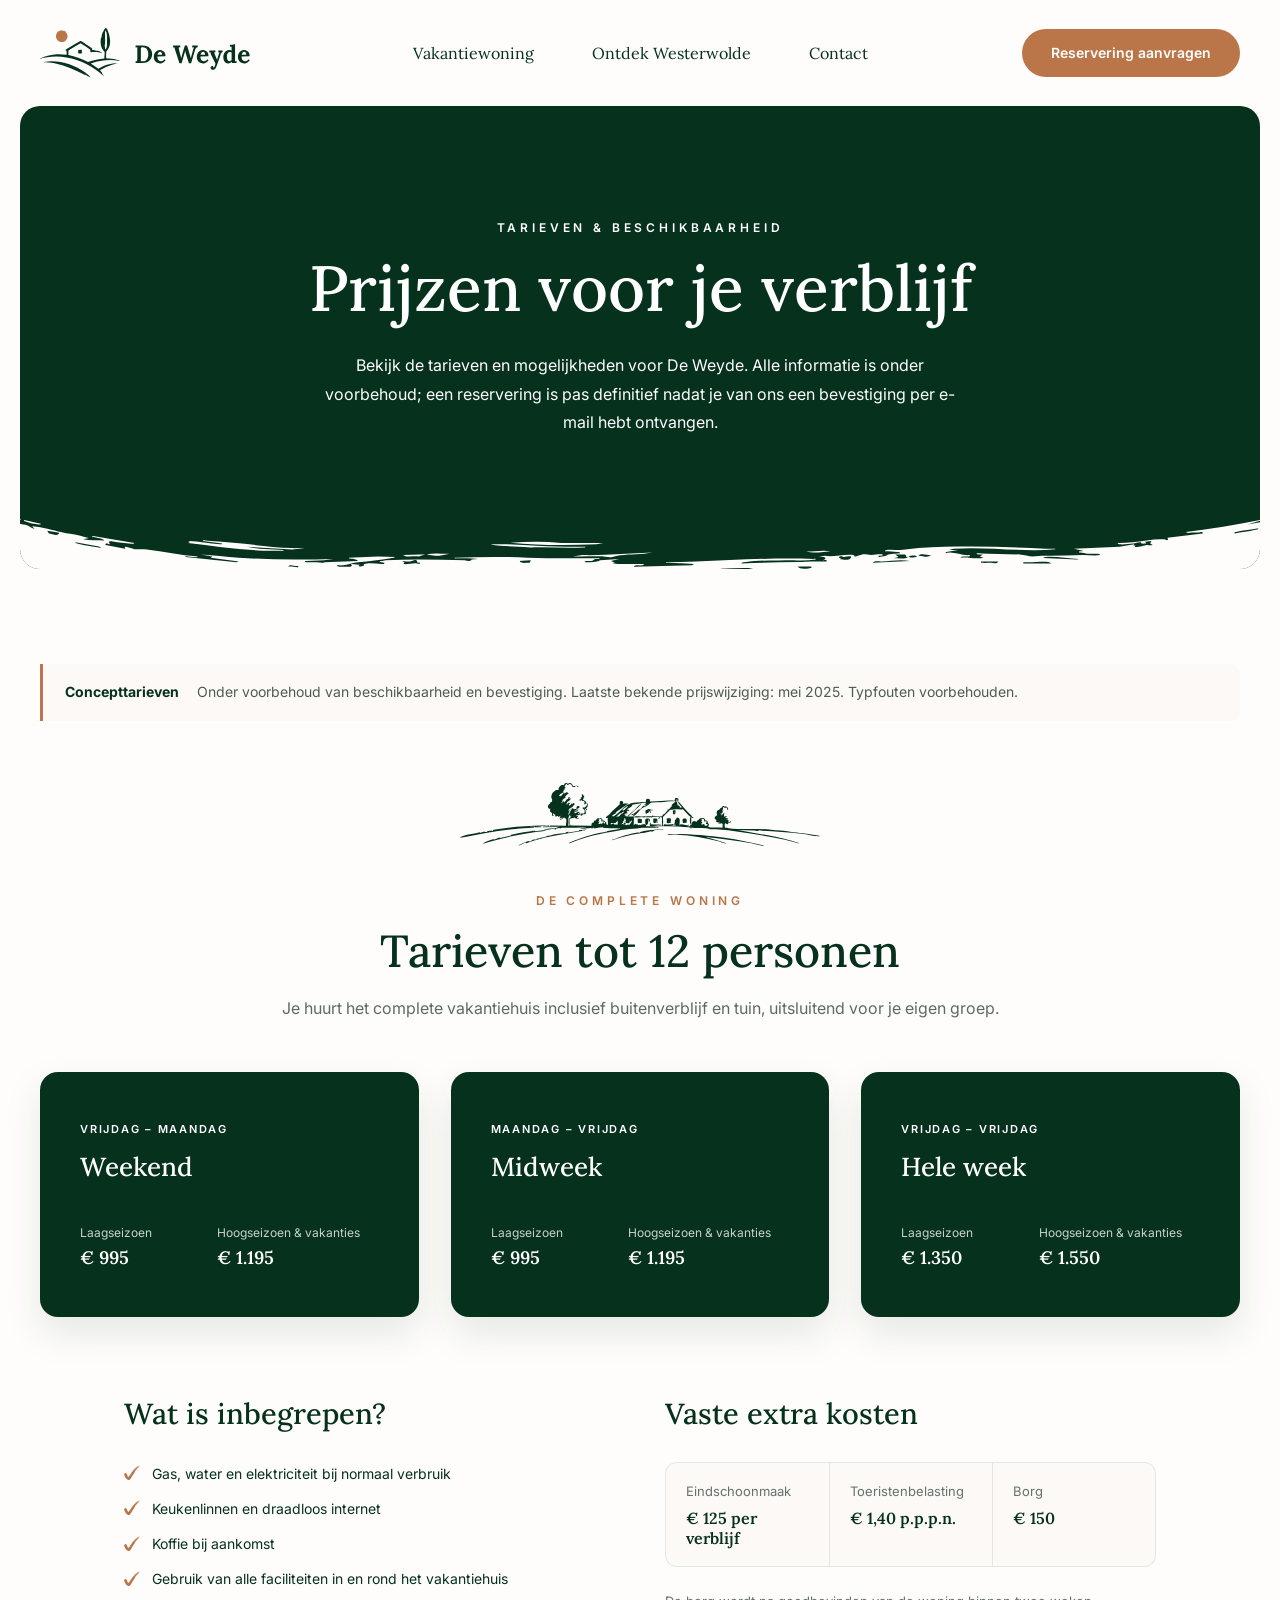
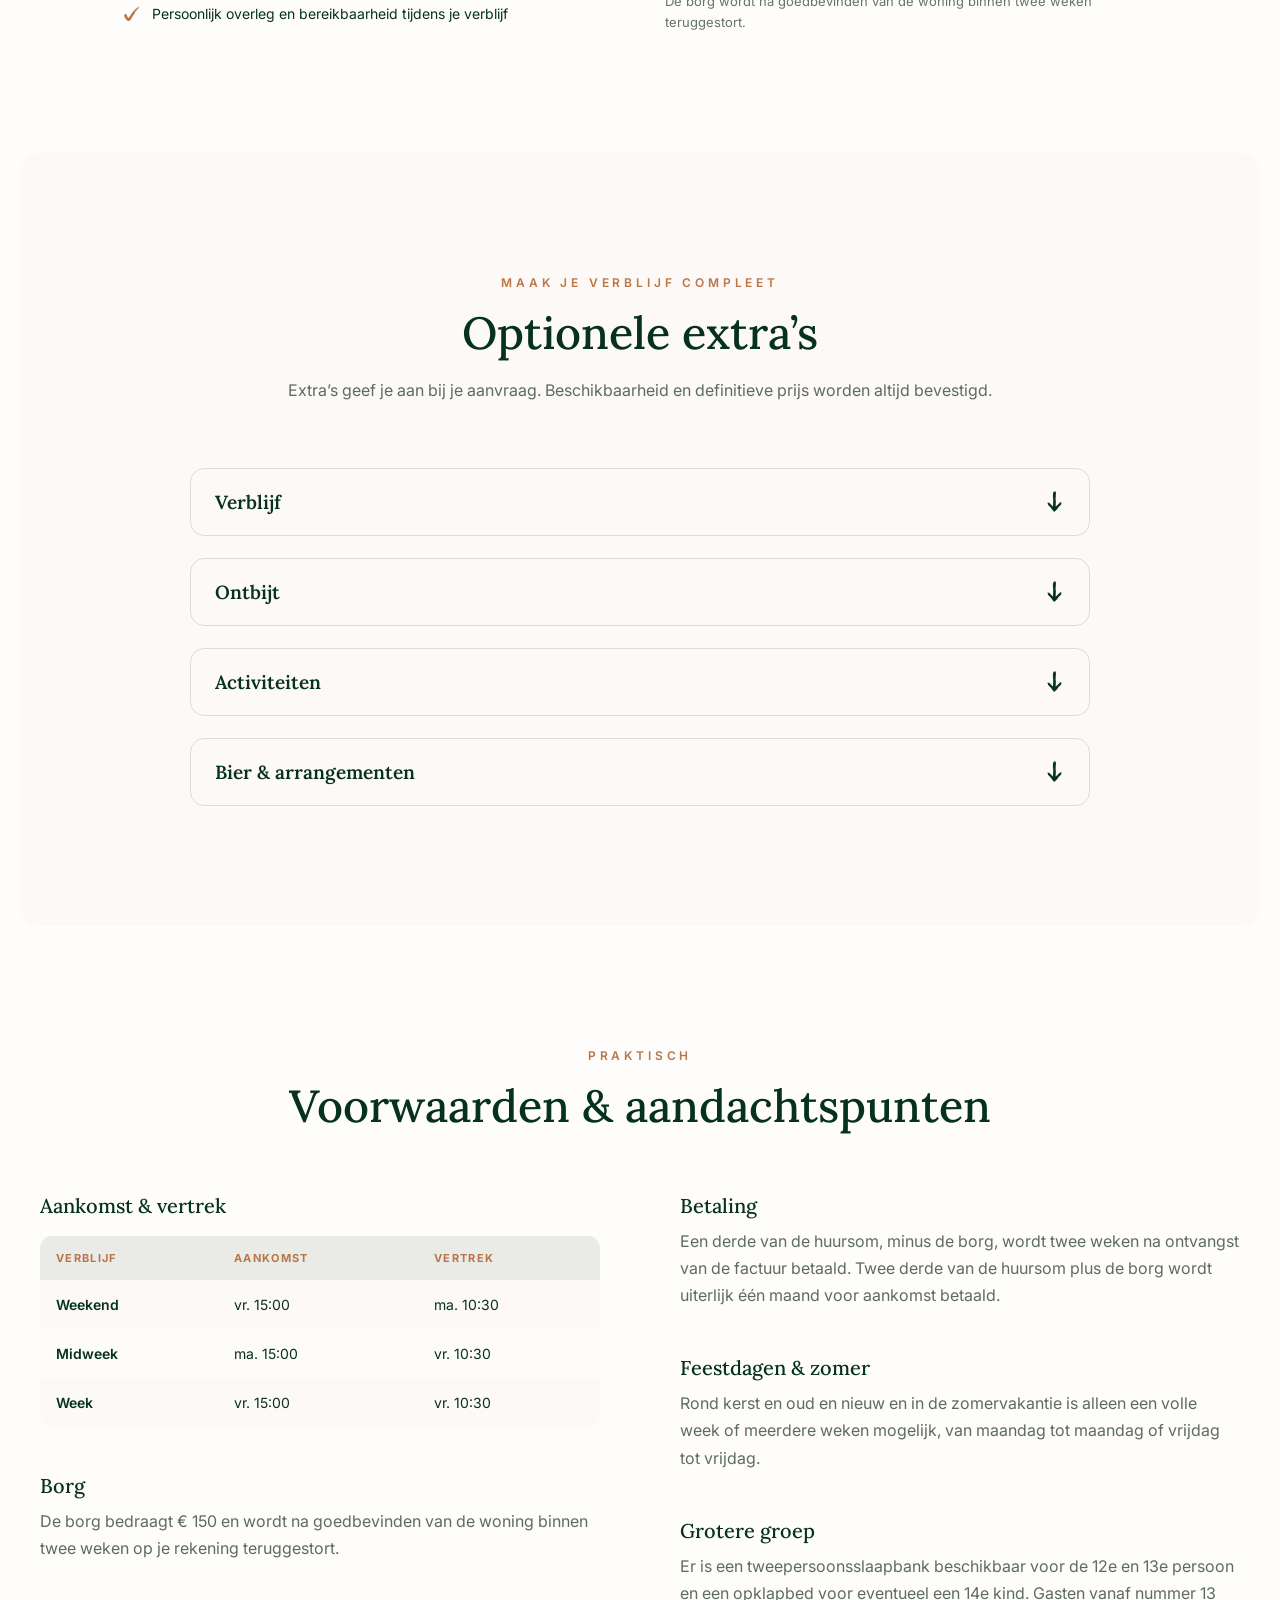
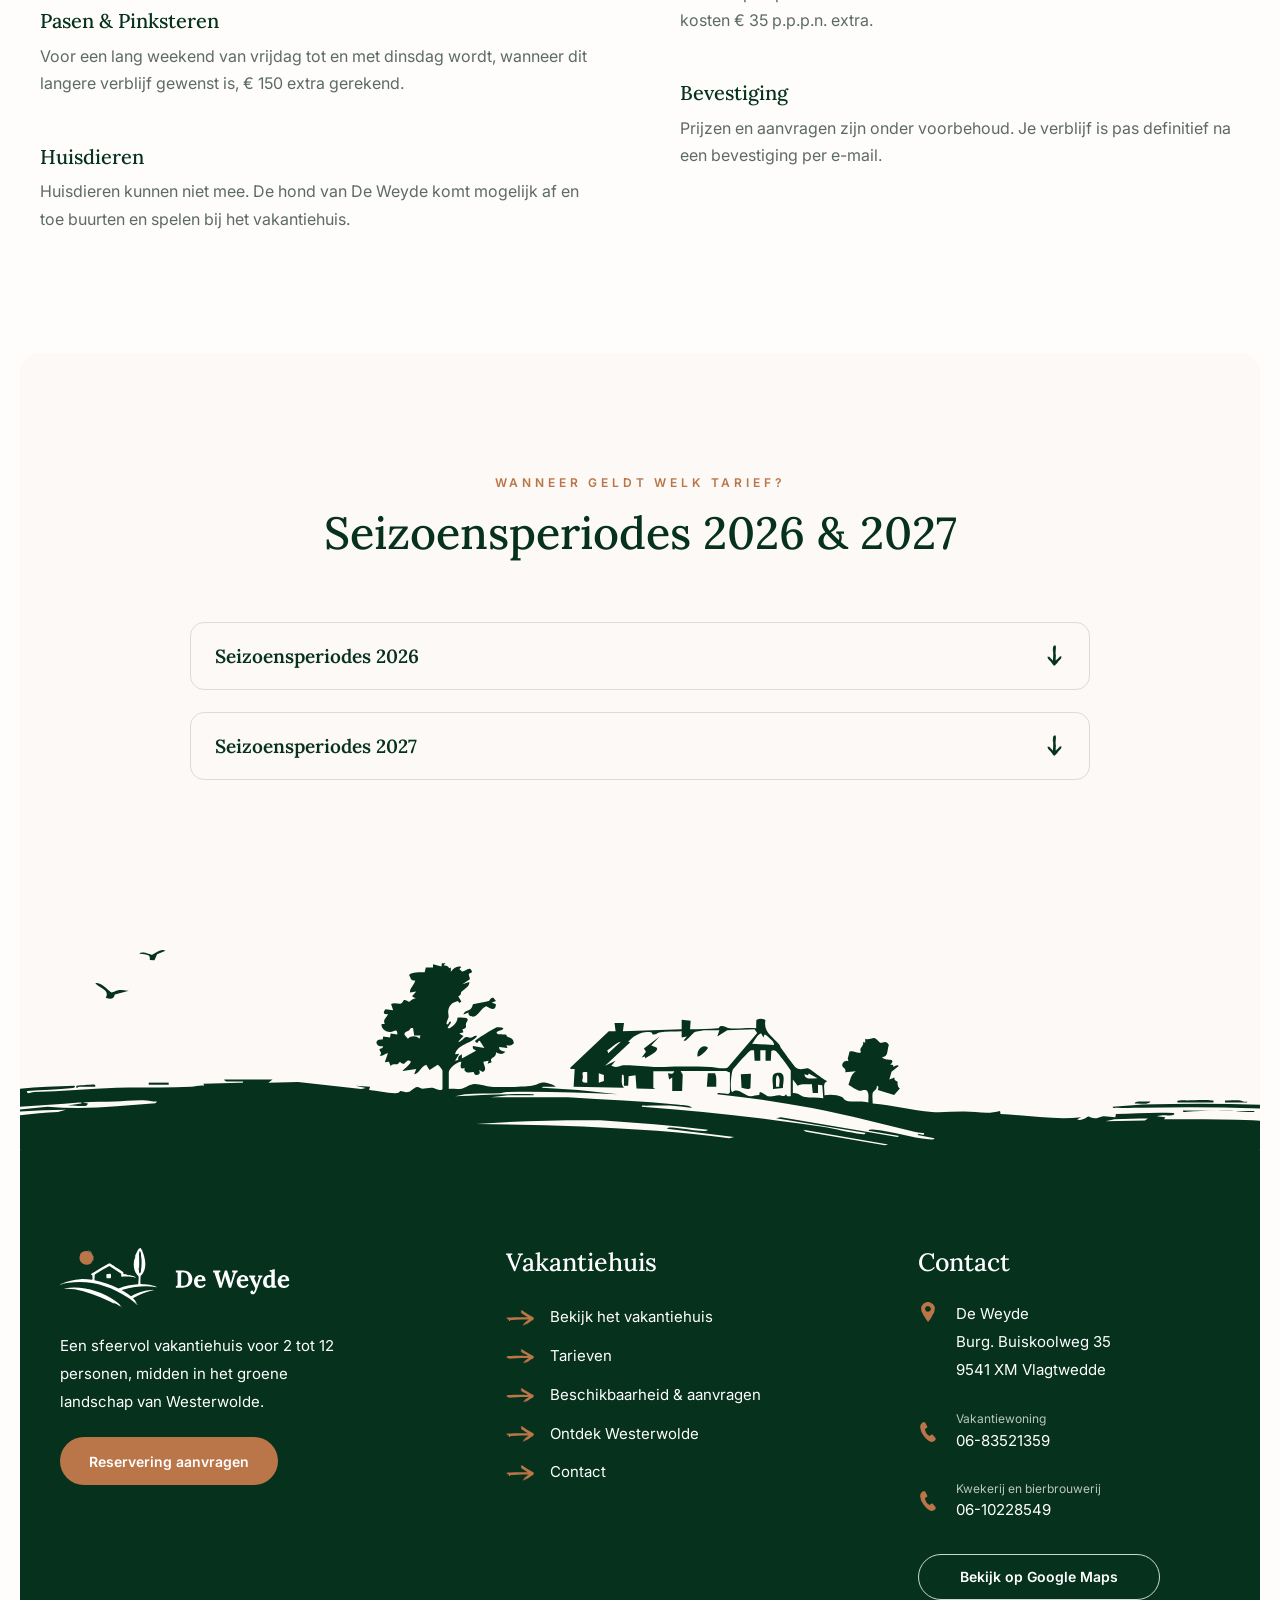
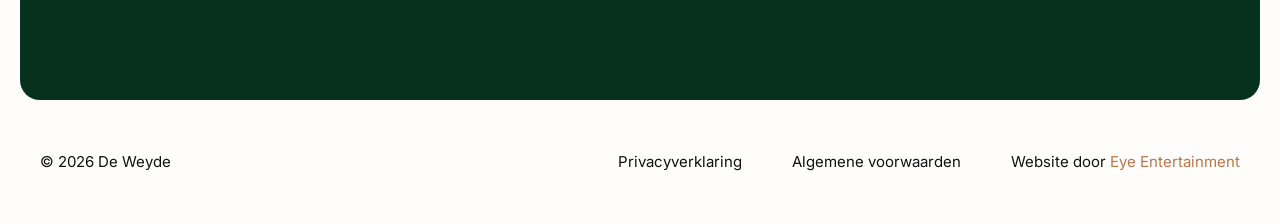
<file: prijzen.html>
<!doctype html>
<html lang="nl">
<head>
  <meta charset="utf-8">
  <meta name="viewport" content="width=device-width,initial-scale=1">
  <meta name="description" content="Bekijk de tarieven, seizoensperiodes en optionele extra’s voor een verblijf bij De Weyde in Westerwolde.">
  <title>Prijzen — De Weyde</title>
  <link rel="preconnect" href="https://fonts.googleapis.com">
  <link rel="preconnect" href="https://fonts.gstatic.com" crossorigin>
  <link href="https://fonts.googleapis.com/css2?family=Inter:wght@400;500;600;700&amp;family=Lora:ital,wght@0,400;0,500;0,600;1,400;1,500&amp;display=swap" rel="stylesheet">
  <link rel="stylesheet" href="assets/css/tokens.css">
  <link rel="stylesheet" href="assets/css/base.css">
  <link rel="stylesheet" href="assets/css/layout.css">
  <link rel="stylesheet" href="assets/css/components/buttons.css">
  <link rel="stylesheet" href="assets/css/components/menu.css">
  <link rel="stylesheet" href="assets/css/components/footer.css">
  <link rel="stylesheet" href="assets/css/responsive.css">
  <link rel="stylesheet" href="assets/css/sections/contact.css">
  <link rel="stylesheet" href="assets/css/sections/prijzen.css">
  <link rel="stylesheet" href="assets/css/motion.css">
</head>
<body class="contact-page prices-page">
  <header class="site-header" id="top"><div class="header-inner"><a class="brand" href="index.html" aria-label="De Weyde home"><img src="assets/brand/logo-de-weyde-kleur.svg" alt="De Weyde"></a><nav class="desktop-nav" aria-label="Hoofdnavigatie"><a href="index.html">Vakantiewoning</a><a href="ontdek-westerwolde.html">Ontdek Westerwolde</a><a href="contact.html">Contact</a></nav><a class="button button-primary header-cta" href="reserveren.html">Reservering aanvragen</a><button class="menu-toggle" type="button" aria-label="Menu openen" aria-expanded="false" aria-controls="mobile-menu"><img src="assets/mobile/icon-menu-mobile.svg" alt=""></button></div></header>
  <div class="mobile-menu" id="mobile-menu" aria-hidden="true" role="dialog" aria-modal="true" aria-label="Mobiel menu"><button class="mobile-close" type="button" aria-label="Menu sluiten"><img src="assets/mobile/mobile-menu-close.svg" alt="" aria-hidden="true"></button><div class="mobile-menu__inner"><a class="mobile-menu-logo-link" href="index.html" aria-label="De Weyde home"><img class="mobile-menu-logo" src="assets/brand/logo-de-weyde-wit.svg" alt="De Weyde"></a><nav aria-label="Mobiele navigatie"><a href="index.html"><span>Vakantiewoning</span><img src="assets/icons/icon-arrow-right.svg" alt="" aria-hidden="true"></a><a href="ontdek-westerwolde.html"><span>Ontdek Westerwolde</span><img src="assets/icons/icon-arrow-right.svg" alt="" aria-hidden="true"></a><a href="contact.html"><span>Contact</span><img src="assets/icons/icon-arrow-right.svg" alt="" aria-hidden="true"></a></nav><a class="mobile-menu__cta" href="reserveren.html">Reservering aanvragen</a></div></div>

  <main>
    <section class="contact-intro section-shell section-tinted" aria-labelledby="prices-title">
      <div class="contact-intro__inner content-width"><p class="eyebrow">Tarieven &amp; beschikbaarheid</p><h1 id="prices-title">Prijzen voor je verblijf</h1><p>Bekijk de tarieven en mogelijkheden voor De Weyde. Alle informatie is onder voorbehoud; een reservering is pas definitief nadat je van ons een bevestiging per e-mail hebt ontvangen.</p></div>
      <img class="hero-brush-mobile" src="assets/mobile/hero-brush-mobile.svg" alt="" aria-hidden="true"><picture class="contact-intro__brush" aria-hidden="true"><img src="assets/brushes/hero-overlay.svg" alt=""></picture>
    </section>

    <div class="prices-content content-width">
      <aside class="prices-notice" aria-label="Prijsnotitie"><strong>Concepttarieven</strong><span>Onder voorbehoud van beschikbaarheid en bevestiging. Laatste bekende prijswijziging: mei 2025. Typfouten voorbehouden.</span></aside>

      <div class="pricing-overview">
      <img class="pricing-overview__illustration" src="assets/illustraties/illustratie-ontdek-het-vakantiehuis.svg" alt="" aria-hidden="true">
      <section class="prices-section" aria-labelledby="rates-title">
        <div class="prices-heading"><p class="eyebrow">De complete woning</p><h2 id="rates-title">Tarieven tot 12 personen</h2><p>Je huurt het complete vakantiehuis inclusief buitenverblijf en tuin, uitsluitend voor je eigen groep.</p></div>
        <div class="pricing-main-grid">
        <div class="rate-cards">
          <article class="rate-card"><p class="eyebrow">Vrijdag – maandag</p><h3>Weekend</h3><dl><div><dt>Laagseizoen</dt><dd>€ 995</dd></div><div><dt>Hoogseizoen &amp; vakanties</dt><dd>€ 1.195</dd></div></dl></article>
          <article class="rate-card"><p class="eyebrow">Maandag – vrijdag</p><h3>Midweek</h3><dl><div><dt>Laagseizoen</dt><dd>€ 995</dd></div><div><dt>Hoogseizoen &amp; vakanties</dt><dd>€ 1.195</dd></div></dl></article>
          <article class="rate-card"><p class="eyebrow">Vrijdag – vrijdag</p><h3>Hele week</h3><dl><div><dt>Laagseizoen</dt><dd>€ 1.350</dd></div><div><dt>Hoogseizoen &amp; vakanties</dt><dd>€ 1.550</dd></div></dl></article>
        </div>

        <div class="pricing-details-grid">
      <section class="prices-section included-section" aria-labelledby="included-title">
        <div class="prices-heading"><h3 id="included-title">Wat is inbegrepen?</h3></div>
        <ul class="check-list"><li>Gas, water en elektriciteit bij normaal verbruik</li><li>Keukenlinnen en draadloos internet</li><li>Koffie bij aankomst</li><li>Gebruik van alle faciliteiten in en rond het vakantiehuis</li><li>Persoonlijk overleg en bereikbaarheid tijdens je verblijf</li></ul>
      </section>
      <section class="prices-section price-facts" aria-labelledby="costs-title">
        <div class="prices-heading"><h3 id="costs-title">Vaste extra kosten</h3></div>
        <div class="fixed-costs"><dl><div><dt>Eindschoonmaak</dt><dd>€ 125 per verblijf</dd></div><div><dt>Toeristenbelasting</dt><dd>€ 1,40 p.p.p.n.</dd></div><div><dt>Borg</dt><dd>€ 150</dd></div></dl><p>De borg wordt na goedbevinden van de woning binnen twee weken teruggestort.</p></div>
      </section>
        </div>
      </div>
      </section>
      </div>

      <section class="prices-section wide-tinted-section compact-disclosure-section" aria-labelledby="extras-title">
        <div class="prices-heading"><p class="eyebrow">Maak je verblijf compleet</p><h2 id="extras-title">Optionele extra’s</h2><p>Extra’s geef je aan bij je aanvraag. Beschikbaarheid en definitieve prijs worden altijd bevestigd.</p></div>
        <div class="disclosure-stack">
          <details class="info-disclosure"><summary><span>Verblijf</span><span aria-hidden="true"></span></summary><div class="details-body"><dl class="compact-list"><div><dt>Handdoekenpakket</dt><dd>€ 4,50 per set</dd></div><div><dt>Bedlinnen</dt><dd>€ 8,95 per set</dd></div><div><dt>Opgemaakte bedden incl. bedlinnen</dt><dd>€ 12,50 per bed</dd></div><div><dt>Volle kruiwagen openhaardhout</dt><dd>€ 15</dd></div><div><dt>Boodschappen bezorgservice</dt><dd>€ 10</dd></div><div><dt>Fietsen of e-bike huren</dt><dd>vanaf € 9,50 per dag</dd></div></dl></div></details>
          <details class="info-disclosure"><summary><span>Ontbijt</span><span aria-hidden="true"></span></summary><div class="details-body"><dl class="compact-list"><div><dt>Luxe ontbijtmand, bezorgd bij het vakantiehuis</dt><dd>vanaf € 25 per twee personen</dd></div></dl><p class="small-copy">Alleen vooraf te reserveren.</p></div></details>
          <details class="info-disclosure"><summary><span>Activiteiten</span><span aria-hidden="true"></span></summary><div class="details-body"><dl class="compact-list"><div><dt>Broez-tocht door Westerwolde</dt><dd>vanaf € 38,50 voor 3 uur</dd></div><div><dt>Workshop kaas of kwarktaart maken</dt><dd>op aanvraag</dd></div><div><dt>Laserguns, 6 stuks</dt><dd>vanaf € 40 per dag</dd></div></dl></div></details>
          <details class="info-disclosure"><summary><span>Bier &amp; arrangementen</span><span aria-hidden="true"></span></summary><div class="details-body"><dl class="compact-list"><div><dt>Thuisproeverij Westerwolder bieren</dt><dd>op aanvraag</dd></div><div><dt>Biertap met fust</dt><dd>op aanvraag</dd></div><div><dt>Bierpakket in de koelkast</dt><dd>vanaf € 19,50</dd></div><div><dt>Verzorgde barbecue</dt><dd>op aanvraag</dd></div><div><dt>Annuleringsverzekering voor noodgevallen</dt><dd>€ 50</dd></div></dl></div></details>
        </div>
      </section>

      <section class="prices-section conditions-section" aria-labelledby="conditions-title">
        <div class="prices-heading"><p class="eyebrow">Praktisch</p><h2 id="conditions-title">Voorwaarden &amp; aandachtspunten</h2></div>
        <div class="conditions-content agreement-grid">
          <div class="conditions-column">
          <article><h3>Aankomst &amp; vertrek</h3><div class="arrival-table-wrap"><table class="arrival-table"><thead><tr><th scope="col">Verblijf</th><th scope="col">Aankomst</th><th scope="col">Vertrek</th></tr></thead><tbody><tr><th scope="row">Weekend</th><td>vr. 15:00</td><td>ma. 10:30</td></tr><tr><th scope="row">Midweek</th><td>ma. 15:00</td><td>vr. 10:30</td></tr><tr><th scope="row">Week</th><td>vr. 15:00</td><td>vr. 10:30</td></tr></tbody></table></div></article>
          <article><h3>Borg</h3><p>De borg bedraagt € 150 en wordt na goedbevinden van de woning binnen twee weken op je rekening teruggestort.</p></article>
          <article><h3>Pasen &amp; Pinksteren</h3><p>Voor een lang weekend van vrijdag tot en met dinsdag wordt, wanneer dit langere verblijf gewenst is, € 150 extra gerekend.</p></article>
          <article><h3>Huisdieren</h3><p>Huisdieren kunnen niet mee. De hond van De Weyde komt mogelijk af en toe buurten en spelen bij het vakantiehuis.</p></article>
          </div>
          <div class="conditions-column">
          <article><h3>Betaling</h3><p>Een derde van de huursom, minus de borg, wordt twee weken na ontvangst van de factuur betaald. Twee derde van de huursom plus de borg wordt uiterlijk één maand voor aankomst betaald.</p></article>
          <article><h3>Feestdagen &amp; zomer</h3><p>Rond kerst en oud en nieuw en in de zomervakantie is alleen een volle week of meerdere weken mogelijk, van maandag tot maandag of vrijdag tot vrijdag.</p></article>
          <article><h3>Grotere groep</h3><p>Er is een tweepersoonsslaapbank beschikbaar voor de 12e en 13e persoon en een opklapbed voor eventueel een 14e kind. Gasten vanaf nummer 13 kosten € 35 p.p.p.n. extra.</p></article>
          <article><h3>Bevestiging</h3><p>Prijzen en aanvragen zijn onder voorbehoud. Je verblijf is pas definitief na een bevestiging per e-mail.</p></article>
          </div>
        </div>
      </section>

      <section class="prices-section wide-tinted-section compact-disclosure-section seasons-section" aria-labelledby="seasons-title">
        <div class="prices-heading"><p class="eyebrow">Wanneer geldt welk tarief?</p><h2 id="seasons-title">Seizoensperiodes 2026 &amp; 2027</h2></div>
        <div class="disclosure-stack">
          <details class="info-disclosure"><summary><span>Seizoensperiodes 2026</span><span aria-hidden="true"></span></summary><div class="details-body season-columns"><div><h3>Laagseizoen</h3><ul><li>3 januari t/m 12 februari</li><li>3 maart t/m 1 april</li><li>8 april t/m 23 april</li><li>9 mei t/m 12 mei</li><li>26 mei t/m 2 juli</li><li>1 september t/m 8 oktober</li><li>27 oktober t/m 17 december</li></ul></div><div><h3>Hoogseizoen &amp; vakanties</h3><ul><li>13 februari t/m 2 maart</li><li>2 april t/m 7 april</li><li>24 april t/m 8 mei</li><li>13 mei t/m 25 mei</li><li>3 juli t/m 31 augustus</li><li>9 oktober t/m 26 oktober</li><li>18 december t/m 4 januari 2027</li></ul></div></div></details>
          <details class="info-disclosure"><summary><span>Seizoensperiodes 2027</span><span aria-hidden="true"></span></summary><div class="details-body season-columns"><div><h3>Laagseizoen</h3><ul><li>4 januari t/m 11 februari</li><li>1 maart t/m 25 maart</li><li>1 april t/m 22 april</li><li>11 mei t/m 14 mei</li><li>19 mei t/m 2 juli</li><li>7 september t/m 14 oktober</li><li>2 november t/m 20 december</li></ul></div><div><h3>Hoogseizoen &amp; vakanties</h3><ul><li>12 februari t/m 29 februari</li><li>26 maart t/m 30 maart</li><li>23 april t/m 10 mei</li><li>14 mei t/m 18 mei</li><li>4 juli t/m 6 september</li><li>15 oktober t/m 1 november</li><li>20 december t/m 3 januari 2028</li></ul></div></div></details>
        </div>
      </section>

    </div>
  </main>

  <footer><div class="footer-shell section-shell"><picture class="footer-illustration" aria-hidden="true"><source media="(max-width:760px)" srcset="assets/illustraties/illustratie-footer-mobile.svg"><img loading="lazy" decoding="async" src="assets/illustraties/illustratie-footer.svg" alt=""></picture><div class="footer-main content-width"><div class="footer-brand"><img src="assets/brand/logo-de-weyde-wit.svg" alt="De Weyde"><p>Een sfeervol vakantiehuis voor 2 tot 12 personen, midden in het groene landschap van Westerwolde.</p><a class="button button-primary" href="reserveren.html">Reservering aanvragen</a></div><div class="footer-links"><h2>Vakantiehuis</h2><a href="index.html"><img src="assets/icons/icon-arrow-right.svg" alt=""><span>Bekijk het vakantiehuis</span></a><a href="prijzen.html" aria-current="page"><img src="assets/icons/icon-arrow-right.svg" alt=""><span>Tarieven</span></a><a href="reserveren.html"><img src="assets/icons/icon-arrow-right.svg" alt=""><span>Beschikbaarheid &amp; aanvragen</span></a><a href="ontdek-westerwolde.html"><img src="assets/icons/icon-arrow-right.svg" alt=""><span>Ontdek Westerwolde</span></a><a href="contact.html"><img src="assets/icons/icon-arrow-right.svg" alt=""><span>Contact</span></a></div><div class="footer-contact"><h2>Contact</h2><div class="contact-row contact-address"><img src="assets/icons/icon-locatie.svg" alt=""><span>De Weyde<br>Burg. Buiskoolweg 35<br>9541 XM Vlagtwedde</span></div><div class="contact-row contact-phone"><img src="assets/icons/icon-telefoon.svg" alt=""><div><span>Vakantiewoning</span><a href="tel:+31683521359">06-83521359</a></div></div><div class="contact-row contact-phone"><img src="assets/icons/icon-telefoon.svg" alt=""><div><span>Kwekerij en bierbrouwerij</span><a href="tel:+31610228549">06-10228549</a></div></div><a class="button button-outline-light small" href="https://www.google.com/maps/search/?api=1&amp;query=Burgemeester+Buiskoolweg+35%2C+9541+XM+Vlagtwedde" target="_blank" rel="noopener noreferrer">Bekijk op Google Maps</a></div></div></div><div class="footer-bottom content-width"><span>© 2026 De Weyde</span><nav><a href="privacyverklaring.html">Privacyverklaring</a><a href="algemene-voorwaarden.html">Algemene voorwaarden</a><a href="#">Website door <em>Eye Entertainment</em></a></nav></div></footer>
  <script src="assets/js/main.js"></script>
</body>
</html>
</file>
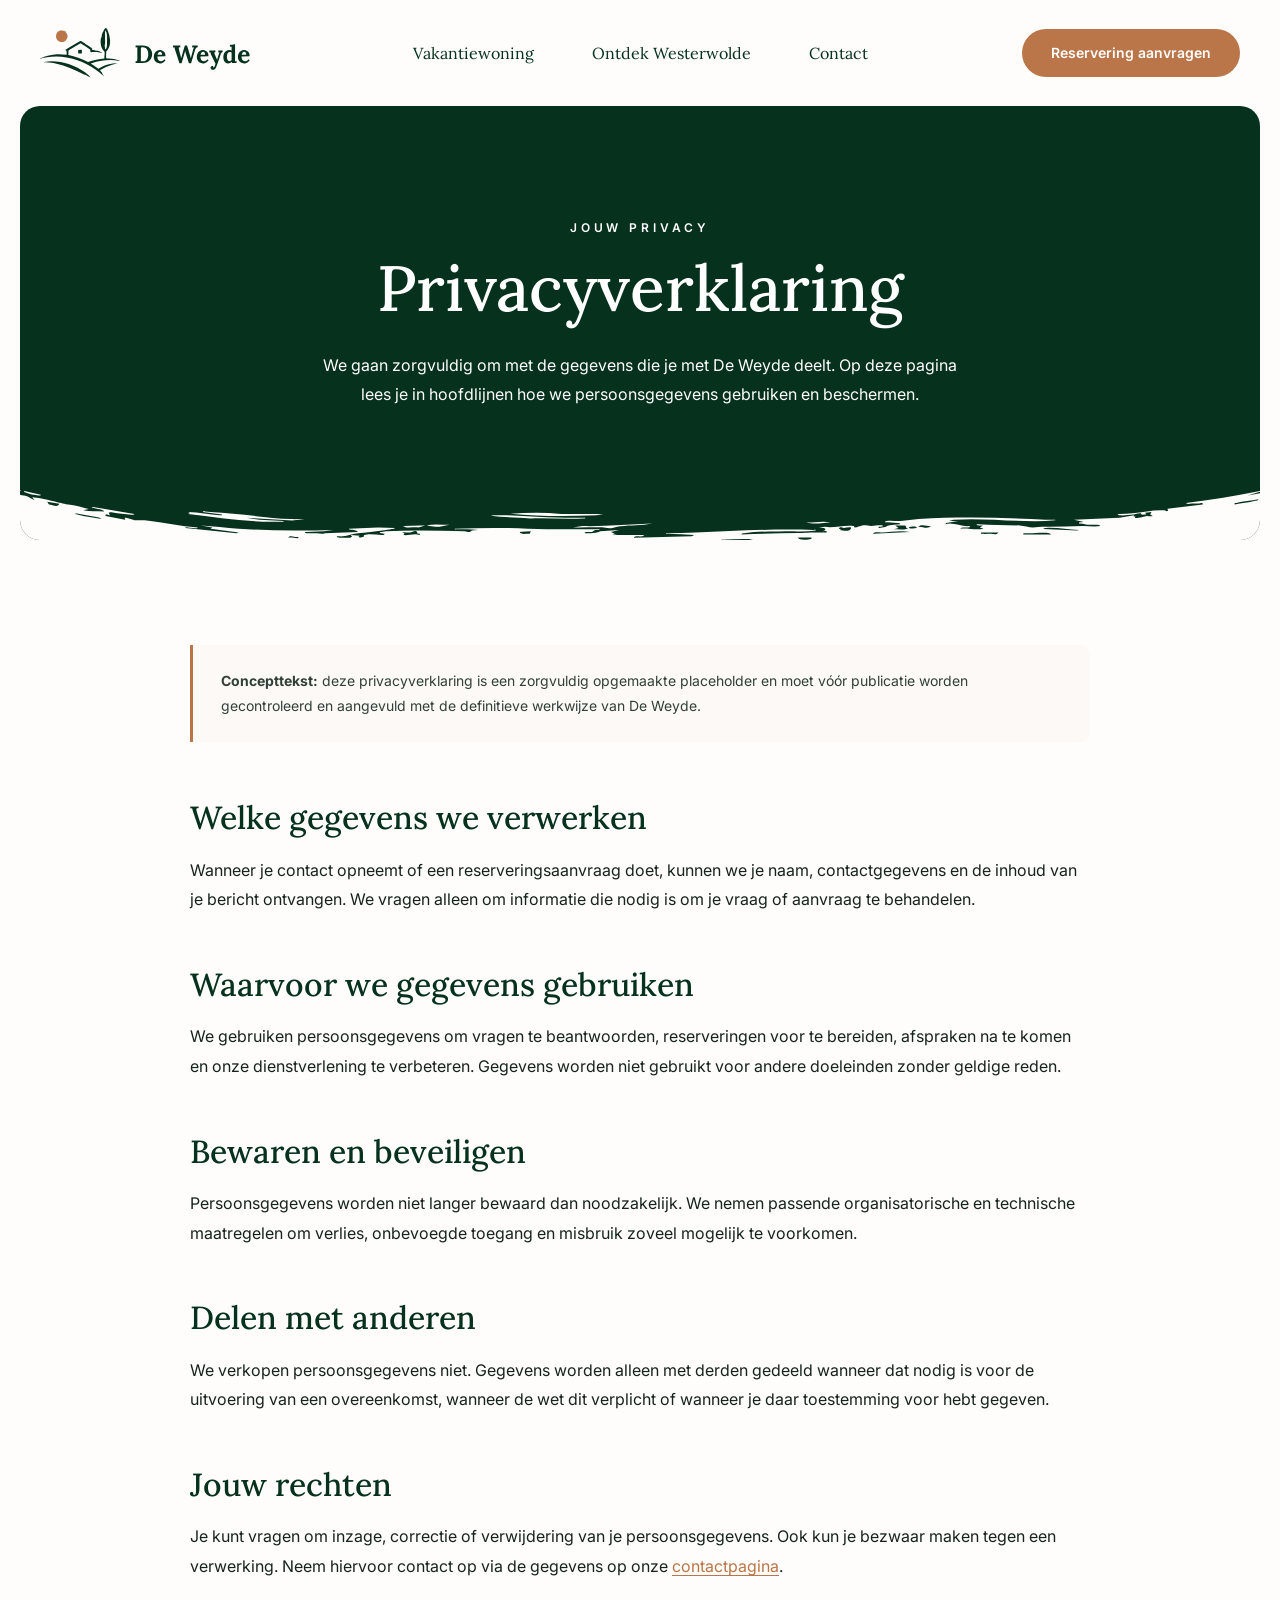
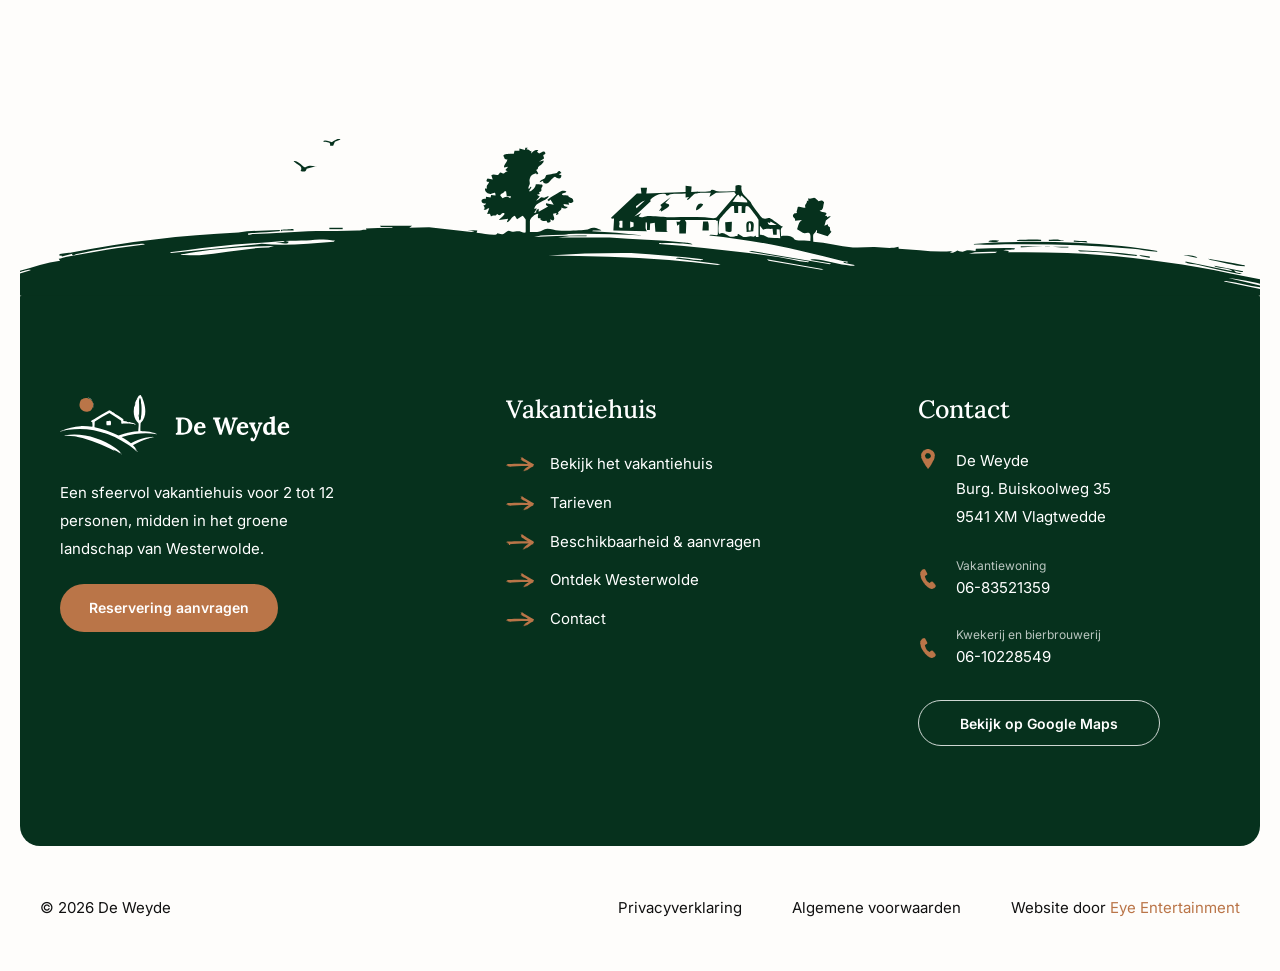
<file: privacyverklaring.html>
<!doctype html>
<html lang="nl">
<head>
  <meta charset="utf-8">
  <meta name="viewport" content="width=device-width,initial-scale=1">
  <meta name="description" content="Lees hoe De Weyde omgaat met persoonsgegevens en privacy.">
  <title>Privacyverklaring — De Weyde</title>
  <link rel="preconnect" href="https://fonts.googleapis.com">
  <link rel="preconnect" href="https://fonts.gstatic.com" crossorigin>
  <link href="https://fonts.googleapis.com/css2?family=Inter:wght@400;500;600;700&amp;family=Lora:ital,wght@0,400;0,500;0,600;1,400;1,500&amp;display=swap" rel="stylesheet">
  <link rel="stylesheet" href="assets/css/tokens.css">
  <link rel="stylesheet" href="assets/css/base.css">
  <link rel="stylesheet" href="assets/css/layout.css">
  <link rel="stylesheet" href="assets/css/components/buttons.css">
  <link rel="stylesheet" href="assets/css/components/menu.css">
  <link rel="stylesheet" href="assets/css/components/footer.css">
  <link rel="stylesheet" href="assets/css/responsive.css">
  <link rel="stylesheet" href="assets/css/sections/contact.css">
  <link rel="stylesheet" href="assets/css/sections/legal.css">
  <link rel="stylesheet" href="assets/css/motion.css">
</head>
<body class="contact-page legal-page">
  <header class="site-header" id="top"><div class="header-inner"><a class="brand" href="index.html" aria-label="De Weyde home"><img src="assets/brand/logo-de-weyde-kleur.svg" alt="De Weyde"></a><nav class="desktop-nav" aria-label="Hoofdnavigatie"><a href="index.html">Vakantiewoning</a><a href="ontdek-westerwolde.html">Ontdek Westerwolde</a><a href="contact.html">Contact</a></nav><a class="button button-primary header-cta" href="reserveren.html">Reservering aanvragen</a><button class="menu-toggle" type="button" aria-label="Menu openen" aria-expanded="false" aria-controls="mobile-menu"><img src="assets/mobile/icon-menu-mobile.svg" alt=""></button></div></header>
  <div class="mobile-menu" id="mobile-menu" aria-hidden="true" role="dialog" aria-modal="true" aria-label="Mobiel menu"><button class="mobile-close" type="button" aria-label="Menu sluiten"><img src="assets/mobile/mobile-menu-close.svg" alt="" aria-hidden="true"></button><div class="mobile-menu__inner"><a class="mobile-menu-logo-link" href="index.html" aria-label="De Weyde home"><img class="mobile-menu-logo" src="assets/brand/logo-de-weyde-wit.svg" alt="De Weyde"></a><nav aria-label="Mobiele navigatie"><a href="index.html"><span>Vakantiewoning</span><img src="assets/icons/icon-arrow-right.svg" alt="" aria-hidden="true"></a><a href="ontdek-westerwolde.html"><span>Ontdek Westerwolde</span><img src="assets/icons/icon-arrow-right.svg" alt="" aria-hidden="true"></a><a href="contact.html"><span>Contact</span><img src="assets/icons/icon-arrow-right.svg" alt="" aria-hidden="true"></a></nav><a class="mobile-menu__cta" href="reserveren.html">Reservering aanvragen</a></div></div>
  <main>
    <section class="contact-intro section-shell section-tinted" aria-labelledby="privacy-title"><div class="contact-intro__inner content-width"><p class="eyebrow">Jouw privacy</p><h1 id="privacy-title">Privacyverklaring</h1><p>We gaan zorgvuldig om met de gegevens die je met De Weyde deelt. Op deze pagina lees je in hoofdlijnen hoe we persoonsgegevens gebruiken en beschermen.</p></div><img class="hero-brush-mobile" src="assets/mobile/hero-brush-mobile.svg" alt="" aria-hidden="true"><picture class="contact-intro__brush" aria-hidden="true"><img src="assets/brushes/hero-overlay.svg" alt=""></picture></section>
    <article class="legal-content content-width">
      <p class="legal-notice"><strong>Concepttekst:</strong> deze privacyverklaring is een zorgvuldig opgemaakte placeholder en moet vóór publicatie worden gecontroleerd en aangevuld met de definitieve werkwijze van De Weyde.</p>
      <section class="legal-section"><h2>Welke gegevens we verwerken</h2><p>Wanneer je contact opneemt of een reserveringsaanvraag doet, kunnen we je naam, contactgegevens en de inhoud van je bericht ontvangen. We vragen alleen om informatie die nodig is om je vraag of aanvraag te behandelen.</p></section>
      <section class="legal-section"><h2>Waarvoor we gegevens gebruiken</h2><p>We gebruiken persoonsgegevens om vragen te beantwoorden, reserveringen voor te bereiden, afspraken na te komen en onze dienstverlening te verbeteren. Gegevens worden niet gebruikt voor andere doeleinden zonder geldige reden.</p></section>
      <section class="legal-section"><h2>Bewaren en beveiligen</h2><p>Persoonsgegevens worden niet langer bewaard dan noodzakelijk. We nemen passende organisatorische en technische maatregelen om verlies, onbevoegde toegang en misbruik zoveel mogelijk te voorkomen.</p></section>
      <section class="legal-section"><h2>Delen met anderen</h2><p>We verkopen persoonsgegevens niet. Gegevens worden alleen met derden gedeeld wanneer dat nodig is voor de uitvoering van een overeenkomst, wanneer de wet dit verplicht of wanneer je daar toestemming voor hebt gegeven.</p></section>
      <section class="legal-section"><h2>Jouw rechten</h2><p>Je kunt vragen om inzage, correctie of verwijdering van je persoonsgegevens. Ook kun je bezwaar maken tegen een verwerking. Neem hiervoor contact op via de gegevens op onze <a href="contact.html">contactpagina</a>.</p></section>
    </article>
  </main>
  <footer><div class="footer-shell section-shell"><picture class="footer-illustration" aria-hidden="true"><source media="(max-width:760px)" srcset="assets/illustraties/illustratie-footer-mobile.svg"><img loading="lazy" decoding="async" src="assets/illustraties/illustratie-footer.svg" alt=""></picture><div class="footer-main content-width"><div class="footer-brand"><img src="assets/brand/logo-de-weyde-wit.svg" alt="De Weyde"><p>Een sfeervol vakantiehuis voor 2 tot 12 personen, midden in het groene landschap van Westerwolde.</p><a class="button button-primary" href="reserveren.html">Reservering aanvragen</a></div><div class="footer-links"><h2>Vakantiehuis</h2><a href="index.html"><img src="assets/icons/icon-arrow-right.svg" alt=""><span>Bekijk het vakantiehuis</span></a><a href="prijzen.html"><img src="assets/icons/icon-arrow-right.svg" alt=""><span>Tarieven</span></a><a href="reserveren.html"><img src="assets/icons/icon-arrow-right.svg" alt=""><span>Beschikbaarheid &amp; aanvragen</span></a><a href="ontdek-westerwolde.html"><img src="assets/icons/icon-arrow-right.svg" alt=""><span>Ontdek Westerwolde</span></a><a href="contact.html"><img src="assets/icons/icon-arrow-right.svg" alt=""><span>Contact</span></a></div><div class="footer-contact"><h2>Contact</h2><div class="contact-row contact-address"><img src="assets/icons/icon-locatie.svg" alt=""><span>De Weyde<br>Burg. Buiskoolweg 35<br>9541 XM Vlagtwedde</span></div><div class="contact-row contact-phone"><img src="assets/icons/icon-telefoon.svg" alt=""><div><span>Vakantiewoning</span><a href="tel:+31683521359">06-83521359</a></div></div><div class="contact-row contact-phone"><img src="assets/icons/icon-telefoon.svg" alt=""><div><span>Kwekerij en bierbrouwerij</span><a href="tel:+31610228549">06-10228549</a></div></div><a class="button button-outline-light small" href="https://www.google.com/maps/search/?api=1&amp;query=Burgemeester+Buiskoolweg+35%2C+9541+XM+Vlagtwedde" target="_blank" rel="noopener noreferrer">Bekijk op Google Maps</a></div></div></div><div class="footer-bottom content-width"><span>© 2026 De Weyde</span><nav><a href="privacyverklaring.html" aria-current="page">Privacyverklaring</a><a href="algemene-voorwaarden.html">Algemene voorwaarden</a><a href="#">Website door <em>Eye Entertainment</em></a></nav></div></footer>
  <script src="assets/js/main.js"></script>
</body>
</html>
</file>
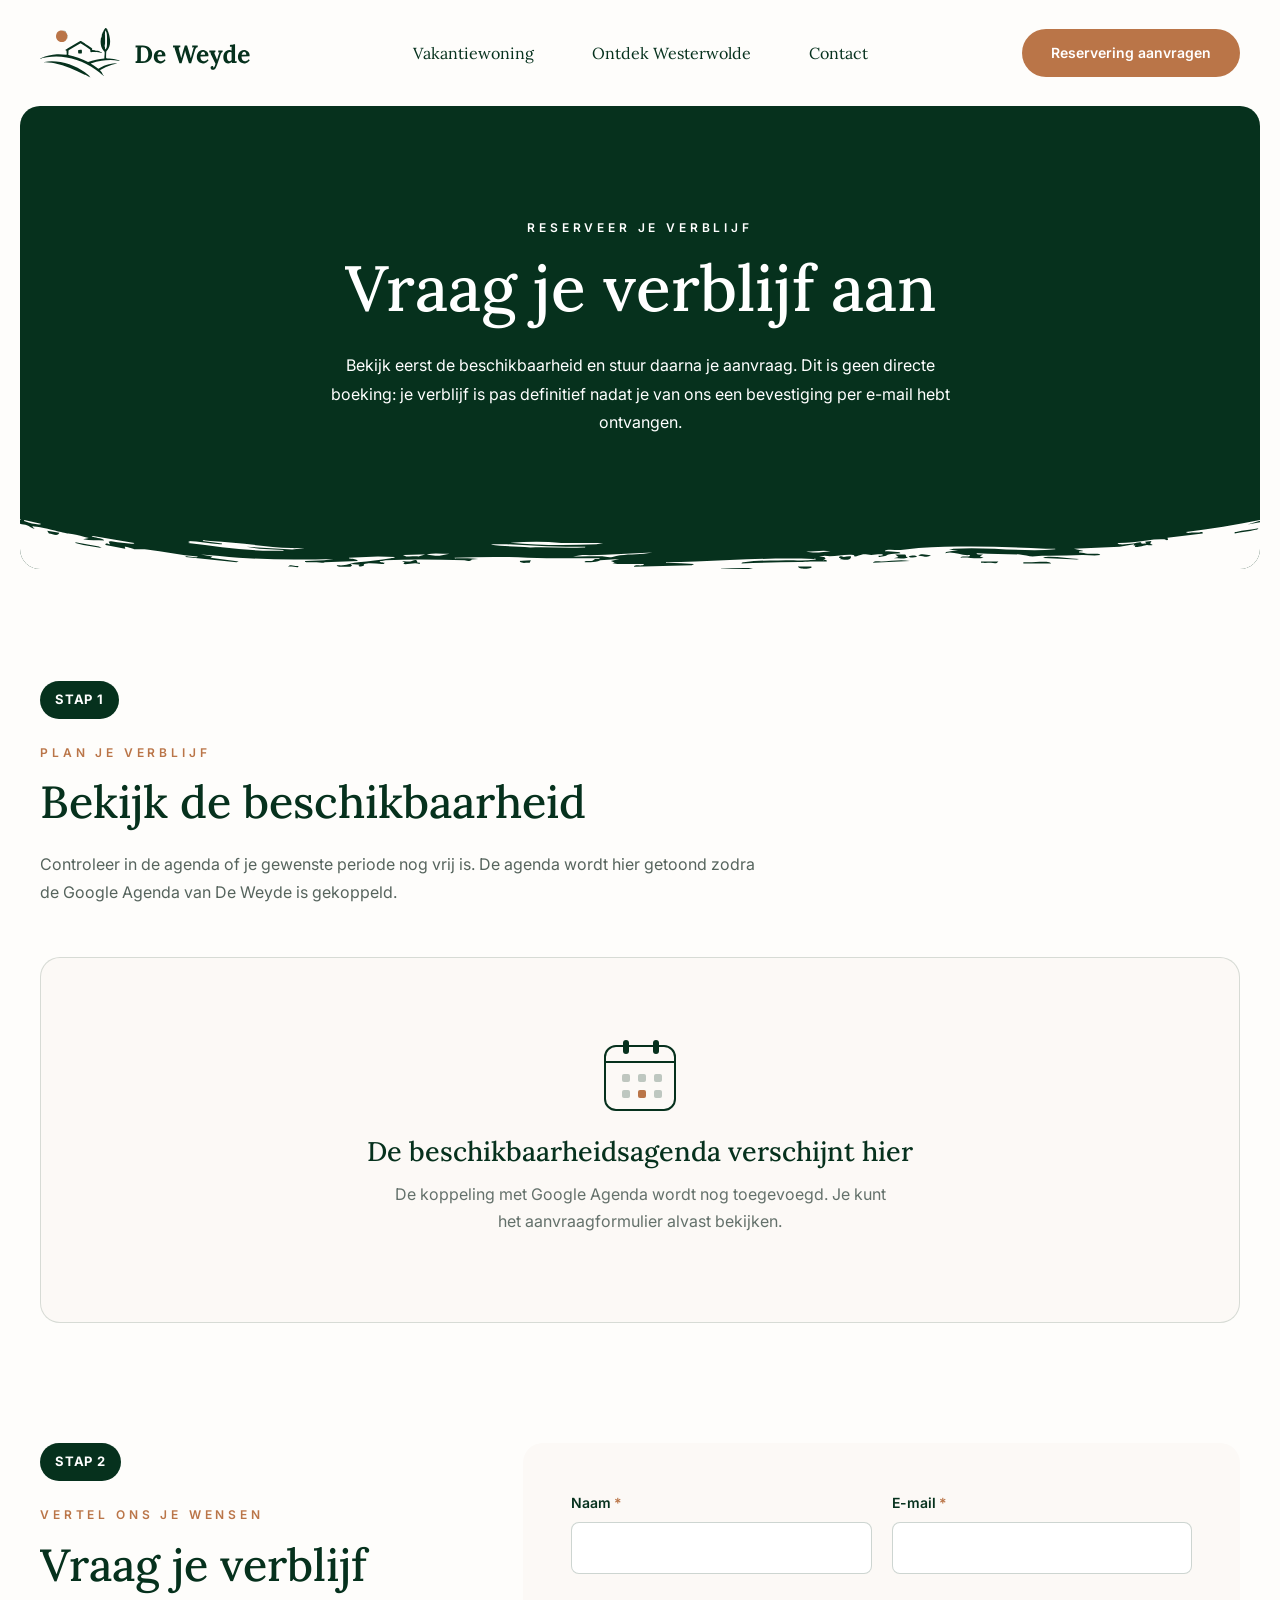
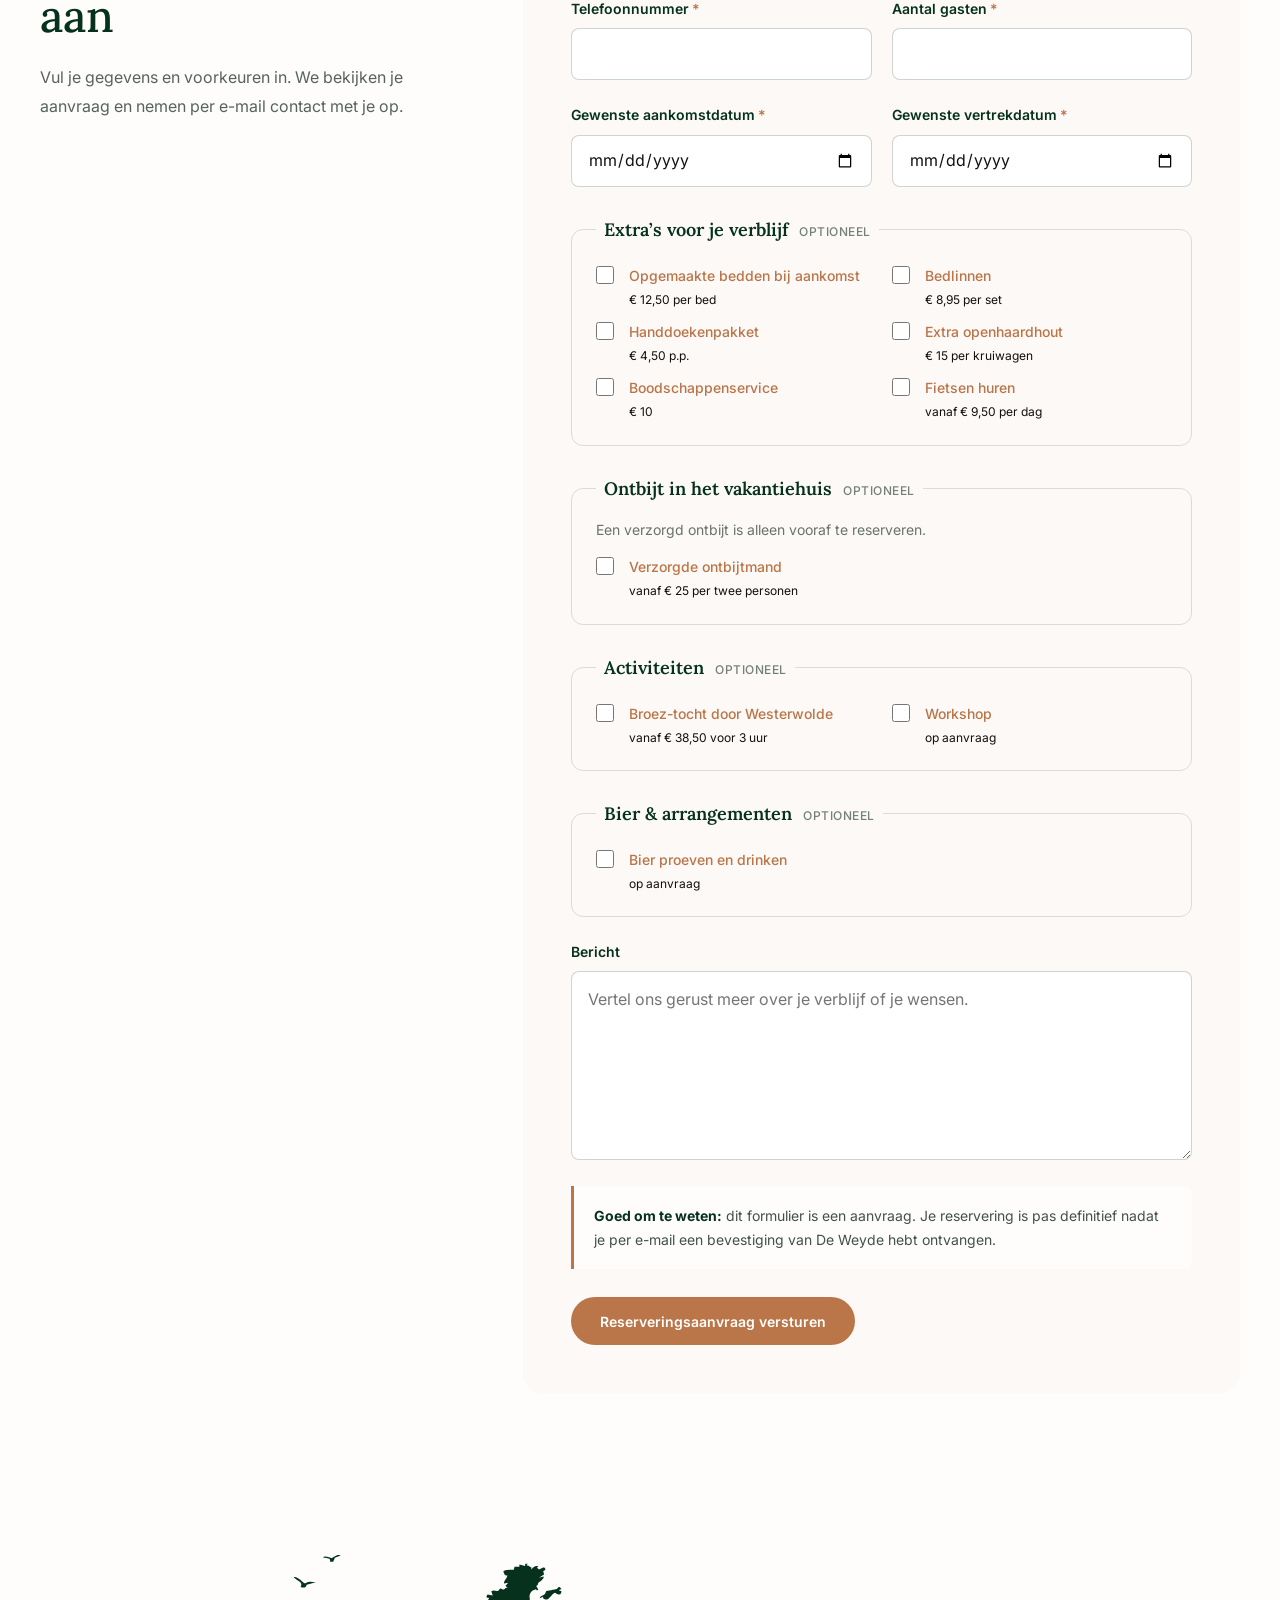
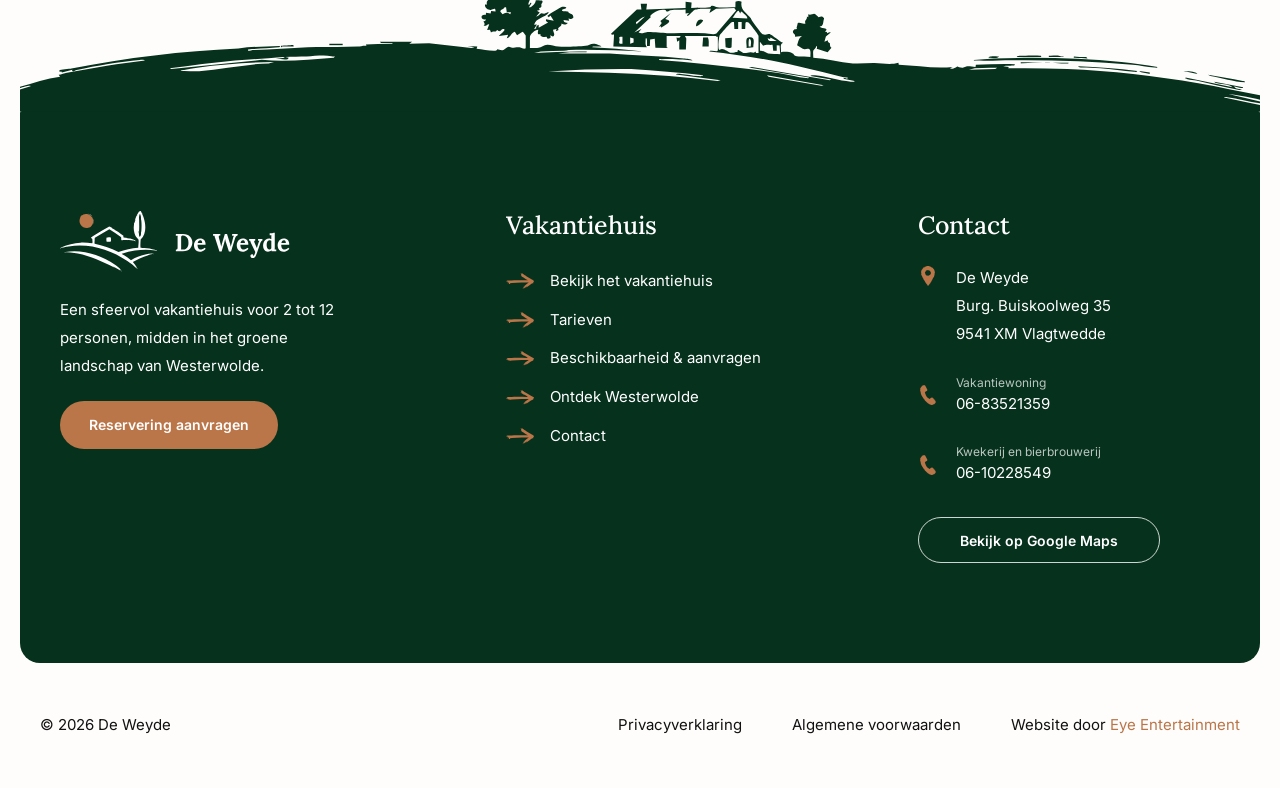
<file: reserveren.html>
<!doctype html>
<html lang="nl">
<head>
  <meta charset="utf-8">
  <meta name="viewport" content="width=device-width,initial-scale=1">
  <meta name="description" content="Bekijk de beschikbaarheid van De Weyde en vraag vrijblijvend een verblijf aan. Je reservering is definitief na bevestiging per e-mail.">
  <title>Reservering aanvragen — De Weyde</title>
  <link rel="preconnect" href="https://fonts.googleapis.com">
  <link rel="preconnect" href="https://fonts.gstatic.com" crossorigin>
  <link href="https://fonts.googleapis.com/css2?family=Inter:wght@400;500;600;700&amp;family=Lora:ital,wght@0,400;0,500;0,600;1,400;1,500&amp;display=swap" rel="stylesheet">
  <link rel="stylesheet" href="assets/css/tokens.css">
  <link rel="stylesheet" href="assets/css/base.css">
  <link rel="stylesheet" href="assets/css/layout.css">
  <link rel="stylesheet" href="assets/css/components/buttons.css">
  <link rel="stylesheet" href="assets/css/components/menu.css">
  <link rel="stylesheet" href="assets/css/components/footer.css">
  <link rel="stylesheet" href="assets/css/responsive.css">
  <link rel="stylesheet" href="assets/css/sections/contact.css">
  <link rel="stylesheet" href="assets/css/sections/reserveren.css">
  <link rel="stylesheet" href="assets/css/motion.css">
</head>
<body class="contact-page reservation-page">
  <header class="site-header" id="top">
    <div class="header-inner">
      <a class="brand" href="index.html" aria-label="De Weyde home"><img src="assets/brand/logo-de-weyde-kleur.svg" alt="De Weyde"></a>
      <nav class="desktop-nav" aria-label="Hoofdnavigatie"><a href="index.html">Vakantiewoning</a><a href="ontdek-westerwolde.html">Ontdek Westerwolde</a><a href="contact.html">Contact</a></nav>
      <a class="button button-primary header-cta" href="reserveren.html" aria-current="page">Reservering aanvragen</a>
      <button class="menu-toggle" type="button" aria-label="Menu openen" aria-expanded="false" aria-controls="mobile-menu"><img src="assets/mobile/icon-menu-mobile.svg" alt=""></button>
    </div>
  </header>

  <div class="mobile-menu" id="mobile-menu" aria-hidden="true" role="dialog" aria-modal="true" aria-label="Mobiel menu">
    <button class="mobile-close" type="button" aria-label="Menu sluiten"><img src="assets/mobile/mobile-menu-close.svg" alt="" aria-hidden="true"></button>
    <div class="mobile-menu__inner">
      <a class="mobile-menu-logo-link" href="index.html" aria-label="De Weyde home"><img class="mobile-menu-logo" src="assets/brand/logo-de-weyde-wit.svg" alt="De Weyde"></a>
      <nav aria-label="Mobiele navigatie"><a href="index.html"><span>Vakantiewoning</span><img src="assets/icons/icon-arrow-right.svg" alt="" aria-hidden="true"></a><a href="ontdek-westerwolde.html"><span>Ontdek Westerwolde</span><img src="assets/icons/icon-arrow-right.svg" alt="" aria-hidden="true"></a><a href="contact.html"><span>Contact</span><img src="assets/icons/icon-arrow-right.svg" alt="" aria-hidden="true"></a></nav>
      <a class="mobile-menu__cta" href="reserveren.html" aria-current="page">Reservering aanvragen</a>
    </div>
  </div>

  <main>
    <section class="contact-intro section-shell section-tinted" aria-labelledby="reservation-title">
      <div class="contact-intro__inner content-width">
        <p class="eyebrow">Reserveer je verblijf</p>
        <h1 id="reservation-title">Vraag je verblijf aan</h1>
        <p>Bekijk eerst de beschikbaarheid en stuur daarna je aanvraag. Dit is geen directe boeking: je verblijf is pas definitief nadat je van ons een bevestiging per e-mail hebt ontvangen.</p>
      </div>
      <img class="hero-brush-mobile" src="assets/mobile/hero-brush-mobile.svg" alt="" aria-hidden="true">
      <picture class="contact-intro__brush" aria-hidden="true"><img src="assets/brushes/hero-overlay.svg" alt=""></picture>
    </section>

    <div class="reservation-content content-width">
      <section class="reservation-step" id="beschikbaarheid" aria-labelledby="availability-title">
        <div class="reservation-step__heading">
          <p class="reservation-step__number">Stap 1</p>
          <p class="eyebrow">Plan je verblijf</p>
          <h2 id="availability-title">Bekijk de beschikbaarheid</h2>
          <p>Controleer in de agenda of je gewenste periode nog vrij is. De agenda wordt hier getoond zodra de Google Agenda van De Weyde is gekoppeld.</p>
        </div>
        <div class="calendar-placeholder" data-calendar-embed role="status" aria-label="Beschikbaarheidsagenda nog niet gekoppeld">
          <div class="calendar-placeholder__icon" aria-hidden="true"><span></span></div>
          <h3>De beschikbaarheidsagenda verschijnt hier</h3>
          <p>De koppeling met Google Agenda wordt nog toegevoegd. Je kunt het aanvraagformulier alvast bekijken.</p>
        </div>
      </section>

      <section class="reservation-step reservation-step--form" aria-labelledby="request-title">
        <div class="reservation-step__heading">
          <p class="reservation-step__number">Stap 2</p>
          <p class="eyebrow">Vertel ons je wensen</p>
          <h2 id="request-title">Vraag je verblijf aan</h2>
          <p>Vul je gegevens en voorkeuren in. We bekijken je aanvraag en nemen per e-mail contact met je op.</p>
        </div>
        <div class="contact-form-wrap reservation-form-wrap">
          <form class="contact-form reservation-form">
            <div class="reservation-form__grid">
              <div class="contact-form__row"><label for="reservation-name">Naam<span aria-hidden="true">*</span></label><input id="reservation-name" name="name" type="text" autocomplete="name" required></div>
              <div class="contact-form__row"><label for="reservation-email">E-mail<span aria-hidden="true">*</span></label><input id="reservation-email" name="email" type="email" autocomplete="email" required></div>
              <div class="contact-form__row"><label for="reservation-phone">Telefoonnummer<span aria-hidden="true">*</span></label><input id="reservation-phone" name="phone" type="tel" autocomplete="tel" required></div>
              <div class="contact-form__row"><label for="reservation-guests">Aantal gasten<span aria-hidden="true">*</span></label><input id="reservation-guests" name="guests" type="number" min="1" max="12" inputmode="numeric" required></div>
              <div class="contact-form__row"><label for="reservation-arrival">Gewenste aankomstdatum<span aria-hidden="true">*</span></label><input id="reservation-arrival" name="arrival" type="date" required></div>
              <div class="contact-form__row"><label for="reservation-departure">Gewenste vertrekdatum<span aria-hidden="true">*</span></label><input id="reservation-departure" name="departure" type="date" required></div>
            </div>

            <fieldset class="reservation-options">
              <legend>Extra’s voor je verblijf <span>optioneel</span></legend>
              <div class="reservation-options__grid">
                <label><input type="checkbox" name="extras" value="opgemaakte-bedden"><span class="reservation-option__name">Opgemaakte bedden bij aankomst</span><span class="reservation-option__price">€ 12,50 per bed</span></label>
                <label><input type="checkbox" name="extras" value="bedlinnen"><span class="reservation-option__name">Bedlinnen</span><span class="reservation-option__price">€ 8,95 per set</span></label>
                <label><input type="checkbox" name="extras" value="handdoekenpakket"><span class="reservation-option__name">Handdoekenpakket</span><span class="reservation-option__price">€ 4,50 p.p.</span></label>
                <label><input type="checkbox" name="extras" value="openhaardhout"><span class="reservation-option__name">Extra openhaardhout</span><span class="reservation-option__price">€ 15 per kruiwagen</span></label>
                <label><input type="checkbox" name="extras" value="boodschappenservice"><span class="reservation-option__name">Boodschappenservice</span><span class="reservation-option__price">€ 10</span></label>
                <label><input type="checkbox" name="extras" value="fietsen-huren"><span class="reservation-option__name">Fietsen huren</span><span class="reservation-option__price">vanaf € 9,50 per dag</span></label>
              </div>
            </fieldset>

            <fieldset class="reservation-options">
              <legend>Ontbijt in het vakantiehuis <span>optioneel</span></legend>
              <p>Een verzorgd ontbijt is alleen vooraf te reserveren.</p>
              <label><input type="checkbox" name="breakfast" value="verzorgd-ontbijt"><span class="reservation-option__name">Verzorgde ontbijtmand</span><span class="reservation-option__price">vanaf € 25 per twee personen</span></label>
            </fieldset>

            <fieldset class="reservation-options">
              <legend>Activiteiten <span>optioneel</span></legend>
              <div class="reservation-options__grid">
                <label><input type="checkbox" name="activities" value="broez-tocht"><span class="reservation-option__name">Broez-tocht door Westerwolde</span><span class="reservation-option__price">vanaf € 38,50 voor 3 uur</span></label>
                <label><input type="checkbox" name="activities" value="workshop"><span class="reservation-option__name">Workshop</span><span class="reservation-option__price">op aanvraag</span></label>
              </div>
            </fieldset>

            <fieldset class="reservation-options">
              <legend>Bier &amp; arrangementen <span>optioneel</span></legend>
              <label><input type="checkbox" name="arrangements" value="bier-proeven"><span class="reservation-option__name">Bier proeven en drinken</span><span class="reservation-option__price">op aanvraag</span></label>
            </fieldset>

            <div class="contact-form__row"><label for="reservation-message">Bericht</label><textarea id="reservation-message" name="message" rows="6" placeholder="Vertel ons gerust meer over je verblijf of je wensen."></textarea></div>
            <p class="reservation-confirmation"><strong>Goed om te weten:</strong> dit formulier is een aanvraag. Je reservering is pas definitief nadat je per e-mail een bevestiging van De Weyde hebt ontvangen.</p>
            <button class="button button-primary" type="button">Reserveringsaanvraag versturen</button>
          </form>
        </div>
      </section>
    </div>
  </main>

  <footer>
    <div class="footer-shell section-shell"><picture class="footer-illustration" aria-hidden="true"><source media="(max-width:760px)" srcset="assets/illustraties/illustratie-footer-mobile.svg"><img loading="lazy" decoding="async" src="assets/illustraties/illustratie-footer.svg" alt=""></picture><div class="footer-main content-width"><div class="footer-brand"><img src="assets/brand/logo-de-weyde-wit.svg" alt="De Weyde"><p>Een sfeervol vakantiehuis voor 2 tot 12 personen, midden in het groene landschap van Westerwolde.</p><a class="button button-primary" href="reserveren.html" aria-current="page">Reservering aanvragen</a></div><div class="footer-links"><h2>Vakantiehuis</h2><a href="index.html"><img src="assets/icons/icon-arrow-right.svg" alt=""><span>Bekijk het vakantiehuis</span></a><a href="prijzen.html"><img src="assets/icons/icon-arrow-right.svg" alt=""><span>Tarieven</span></a><a href="reserveren.html" aria-current="page"><img src="assets/icons/icon-arrow-right.svg" alt=""><span>Beschikbaarheid &amp; aanvragen</span></a><a href="ontdek-westerwolde.html"><img src="assets/icons/icon-arrow-right.svg" alt=""><span>Ontdek Westerwolde</span></a><a href="contact.html"><img src="assets/icons/icon-arrow-right.svg" alt=""><span>Contact</span></a></div><div class="footer-contact"><h2>Contact</h2><div class="contact-row contact-address"><img src="assets/icons/icon-locatie.svg" alt=""><span>De Weyde<br>Burg. Buiskoolweg 35<br>9541 XM Vlagtwedde</span></div><div class="contact-row contact-phone"><img src="assets/icons/icon-telefoon.svg" alt=""><div><span>Vakantiewoning</span><a href="tel:+31683521359">06-83521359</a></div></div><div class="contact-row contact-phone"><img src="assets/icons/icon-telefoon.svg" alt=""><div><span>Kwekerij en bierbrouwerij</span><a href="tel:+31610228549">06-10228549</a></div></div><a class="button button-outline-light small" href="https://www.google.com/maps/search/?api=1&amp;query=Burgemeester+Buiskoolweg+35%2C+9541+XM+Vlagtwedde" target="_blank" rel="noopener noreferrer">Bekijk op Google Maps</a></div></div></div>
    <div class="footer-bottom content-width"><span>© 2026 De Weyde</span><nav><a href="privacyverklaring.html">Privacyverklaring</a><a href="algemene-voorwaarden.html">Algemene voorwaarden</a><a href="#">Website door <em>Eye Entertainment</em></a></nav></div>
  </footer>
  <script src="assets/js/main.js"></script>
</body>
</html>
</file>
<file: assets/css/tokens.css>
:root {
  --color-green: #06311d;
  --color-accent: #ba7548;
  --color-black: #000;
  --color-page: #fefdfb;
  --color-tint: #fcf9f6;
  --color-white: #fff;
  --radius-section: 20px;
  --radius-image: 20px;
  --max-section: 1680px;
  --max-content: 1240px;
  --gutter-section: 20px;
  --gutter-content: 40px;
  --header-height: 106px;
  --transition-fast: .25s ease;
  --transition-slow: .35s ease-out;
  --shadow-header: 0 4px 20px rgba(0, 0, 0, .15);

  /* Mobile system */
  --mobile-header-padding: 20px;
  --mobile-content-padding: 30px;
  --mobile-space-s: 20px;
  --mobile-space-m: 30px;
  --mobile-space-l: 40px;
  --mobile-space-xl: 60px;
  --mobile-space-xxl: 80px;
  --mobile-eyebrow-size: 12px;
  --mobile-h1-size: 35px;
  --mobile-h1-line-height: 40px;
  --mobile-h2-size: 25px;
  --mobile-h3-size: 16px;
  --mobile-body-size: 14px;
  --mobile-body-line-height: 25px;
  --mobile-quote-size: 15px;
  --mobile-button-height: 45px;
  --mobile-button-size: 13px;
}
</file>
<file: assets/css/base.css>
* { box-sizing: border-box; }
html { scroll-behavior: smooth; }
body {
  margin: 0;
  background: var(--color-page);
  color: var(--color-green);
  font-family: Inter, Arial, sans-serif;
  font-size: 16px;
  line-height: 1.65;
  overflow-x: hidden;
}
img { display: block; max-width: 100%; }
a { color: inherit; text-decoration: none; }
button { font: inherit; }
h1, h2, h3 {
  margin: 0;
  font-family: Lora, Georgia, serif;
  font-weight: 500;
  line-height: 1.14;
}
h2 { font-size: clamp(38px, 4vw, 58px); }
p { margin: 0 0 1.4em; }
</file>
<file: assets/css/layout.css>
.content-width {
  width: min(calc(100% - 80px), var(--max-content));
  margin-inline: auto;
}
.section-shell {
  width: min(calc(100% - 40px), var(--max-section));
  margin-inline: auto;
  border-radius: var(--radius-section);
  overflow: hidden;
}
.section-tinted { background: var(--color-tint); }
.centered { text-align: center; }
.eyebrow {
  margin-bottom: 14px;
  color: var(--color-accent);
  font-size: 12px;
  font-weight: 600;
  letter-spacing: .32em;
  text-transform: uppercase;
}
.section-heading { margin-bottom: 50px; }
.section-heading h2 { font-size: 45px; }
.section-heading > p:last-child {
  margin-top: 16px;
  color: #111;
  line-height: 1.8;
}
</file>
<file: assets/css/components/buttons.css>
/* ======================================================
   BUTTONS
====================================================== */

.button {
  display: inline-flex;
  align-items: center;
  justify-content: center;
  min-height: 48px;
  padding: 0 28px;
  border: 1px solid transparent;
  border-radius: 999px;
  font-size: 14px;
  font-weight: 600;
  transition: transform var(--transition-fast), filter var(--transition-fast), background-color var(--transition-fast), color var(--transition-fast);
}
.button-primary {
  background: var(--color-accent);
  color: var(--color-white);
}
.button-primary:hover {
  transform: translateY(-2px);
  filter: brightness(.94);
}
.button-outline,
.button-outline-light {
  position: relative;
  overflow: hidden;
}
.button-outline {
  border-color: var(--color-accent);
  color: var(--color-accent);
}
.button-outline-light {
  border-color: rgba(255, 255, 255, .8);
  color: var(--color-white);
}
.button-outline::after,
.button-outline-light::after {
  content: "";
  width: 26px;
  height: 17px;
  margin-left: 0;
  flex: 0 0 0;
  opacity: 0;
  transform: translateX(8px) scale(.75);
  background-position: center;
  background-repeat: no-repeat;
  background-size: contain;
  transition: opacity .25s ease, transform .25s ease, margin-left .25s ease, flex-basis .25s ease;
}
.button-outline::after { background-image: url('../../icons/icon-arrow-right.svg'); }
.button-outline-light::after { background-image: url('../../icons/icon-arrow-right-wit.svg'); }
.button-outline:hover::after,
.button-outline-light:hover::after {
  flex-basis: 26px;
  margin-left: 14px;
  opacity: 1;
  transform: translateX(0) scale(.75);
}
.button-outline:hover { color: var(--color-accent); }
.button-outline-light:hover { color: var(--color-white); }
.small { min-height: 42px; font-size: 12px; }
</file>
<file: assets/css/components/menu.css>
/* ======================================================
   MENU
====================================================== */

.site-header {
  position: sticky;
  top: 0;
  z-index: 40;
  display: flex;
  align-items: center;
  height: var(--header-height);
  background: rgba(254, 253, 251, .9);
  backdrop-filter: blur(25px);
  transition: box-shadow var(--transition-fast);
}
.site-header.scrolled { box-shadow: var(--shadow-header); }
.header-inner {
  display: grid;
  grid-template-columns: 1fr auto 1fr;
  align-items: center;
  width: min(calc(100% - 80px), var(--max-content));
  margin: auto;
}
.brand img {
  width: 210px;
  transform-origin: center;
  transition: transform var(--transition-slow);
}
.brand:hover img { transform: scale(1.04); }
.desktop-nav {
  display: flex;
  align-items: center;
  gap: 58px;
  font-family: Lora, Georgia, serif;
}
.desktop-nav a {
  position: relative;
  padding: 12px 0;
}
.desktop-nav a::after {
  content: "";
  position: absolute;
  left: 50%;
  bottom: 2px;
  width: 110%;
  height: 8px;
  transform: translateX(-50%) scaleX(0);
  background: url('../../brushes/menu-underline-onhover.svg') center / 100% 100% no-repeat;
  transition: transform .2s ease;
}
.desktop-nav a:hover::after,
.desktop-nav a.is-active::after { transform: translateX(-50%) scaleX(1); }
.desktop-nav a.is-active::after { background-image: url('../../brushes/menu-underline-actief.svg'); }
.header-cta { justify-self: end; }
.menu-toggle {
  display: none;
  border: 0;
  background: none;
  padding: 8px;
  line-height: 0;
}
.menu-toggle img { width: 34px; height: 34px; object-fit: contain; }
.mobile-menu {
  position: fixed;
  inset: 0;
  z-index: 1100;
  display: grid;
  overflow: hidden;
  background: rgba(254, 253, 251, .86);
  -webkit-backdrop-filter: blur(18px);
  backdrop-filter: blur(18px);
  opacity: 0;
  visibility: hidden;
  pointer-events: none;
  clip-path: inset(0 0 100% 0);
  transition:
    clip-path .48s cubic-bezier(.22, 1, .36, 1),
    opacity .24s ease,
    visibility 0s linear .48s;
}
.mobile-menu::before {
  content: "";
  position: absolute;
  top: 40px;
  left: 0;
  z-index: 0;
  width: 100%;
  height: clamp(760px, calc(100svh - 80px), 900px);
  background: url('../../mobile/mobile-menu-background.svg') center / 100% 100% no-repeat;
  opacity: 1;
  filter: none;
  transform: translateY(-10px) scale(.985);
  transform-origin: top center;
  transition: transform .58s cubic-bezier(.22, 1, .36, 1);
  pointer-events: none;
}
.mobile-menu.open {
  opacity: 1;
  visibility: visible;
  pointer-events: auto;
  clip-path: inset(0 0 0 0);
  transition-delay: 0s;
}
.mobile-menu.open::before { transform: translateY(0) scale(1); }
.mobile-menu__inner {
  position: relative;
  z-index: 1;
  display: flex;
  flex-direction: column;
  width: min(100%, 560px);
  height: clamp(760px, calc(100svh - 80px), 900px);
  margin: 40px auto;
  padding: clamp(118px, 15vh, 145px) 60px clamp(72px, 8vh, 92px);
}
.mobile-close {
  position: absolute;
  top: 36px;
  right: 38px;
  z-index: 2;
  display: grid;
  place-items: center;
  width: 44px;
  height: 44px;
  padding: 0;
  border: 0;
  background: transparent;
  cursor: pointer;
}
.mobile-close img {
  display: block;
  width: auto;
  height: 24px;
  max-height: 24px;
}
.mobile-menu-logo {
  width: 265px;
  max-width: 72%;
  margin: 0 auto clamp(95px, 12vh, 130px);
}
.mobile-menu nav {
  display: grid;
  gap: clamp(42px, 7vh, 68px);
}
.mobile-menu nav a {
  display: flex;
  align-items: center;
  justify-content: space-between;
  color: var(--color-white);
  font-family: Lora, Georgia, serif;
  font-size: 31px;
  line-height: 1.2;
}
.mobile-menu nav img {
  width: 46px;
  height: auto;
  flex: 0 0 auto;
}
.mobile-menu__cta {
  display: inline-flex;
  align-items: center;
  justify-content: center;
  width: 100%;
  min-height: 90px;
  margin-top: auto;
  padding: 18px 28px;
  border-radius: 999px;
  background: var(--color-accent);
  color: var(--color-white);
  font-size: 24px;
  font-weight: 600;
  text-align: center;
}
.mobile-menu-logo,
.mobile-menu nav a,
.mobile-menu__cta {
  opacity: 0;
  transform: translateY(-9px);
  transition:
    opacity .3s ease,
    transform .46s cubic-bezier(.22, 1, .36, 1);
}
.mobile-menu.open .mobile-menu-logo { opacity: 1; transform: translateY(0); transition-delay: .10s; }
.mobile-menu.open nav a:nth-child(1) { opacity: 1; transform: translateY(0); transition-delay: .15s; }
.mobile-menu.open nav a:nth-child(2) { opacity: 1; transform: translateY(0); transition-delay: .20s; }
.mobile-menu.open nav a:nth-child(3) { opacity: 1; transform: translateY(0); transition-delay: .25s; }
.mobile-menu.open .mobile-menu__cta { opacity: 1; transform: translateY(0); transition-delay: .30s; }
.mobile-close {
  opacity: 0;
  transform: scale(.82) rotate(-8deg);
  transition:
    opacity .22s ease,
    transform .38s cubic-bezier(.22, 1, .36, 1);
}
.mobile-menu.open .mobile-close {
  opacity: 1;
  transform: scale(1) rotate(0);
  transition-delay: .12s;
}
body.menu-open { overflow: hidden; }
</file>
<file: assets/css/components/footer.css>
/* ======================================================
   FOOTER
====================================================== */

footer { padding-top: 48px; }
.footer-shell {
  position: relative;
  overflow: visible;
  margin-top: 120px;
  border-radius: 2px 2px var(--radius-section) var(--radius-section);
  background: var(--color-green);
  color: var(--color-white);
}
.footer-illustration {
  position: absolute;
  right: 0;
  bottom: calc(100% - 1px);
  left: 0;
  display: block;
  width: 100%;
  height: auto;
  pointer-events: none;
}
.footer-illustration img {
  width: 100%;
  max-width: none;
}
@media (min-width: 761px) {
  .footer-illustration { overflow: hidden; }
  .footer-illustration img {
    width: calc(100% + 4px);
    transform: translateX(-2px);
  }
}
.footer-main {
  display: grid;
  grid-template-columns: 1fr .9fr .9fr;
  gap: 110px;
  min-height: 500px;
  padding: 100px 0;
  font-family: Inter, Arial, sans-serif;
  font-size: 15px;
  font-weight: 400;
  line-height: 1.65;
}
.footer-brand > img {
  width: 230px;
  margin-bottom: 24px;
  transform-origin: center;
  transition: transform var(--transition-slow);
}
.footer-brand:hover > img { transform: scale(1.04); }
.footer-brand p {
  max-width: 300px;
  font-size: 15px;
  line-height: 28px;
}
.footer-main h2 {
  margin-bottom: 22px;
  color: var(--color-white);
  font-size: 25px;
}
.footer-links {
  display: flex;
  flex-direction: column;
  align-items: flex-start;
}
.footer-links a {
  display: flex;
  align-items: center;
  gap: 16px;
  margin: 7px 0;
  font-size: 15px;
}
.footer-links a img {
  width: 28px;
  transition: transform var(--transition-fast);
}
.footer-links a:hover img { transform: translateX(5px); }
.footer-links a span,
.footer-contact .contact-row a,
.footer-bottom a { position: relative; display: inline-block; }
.footer-links a span::after,
.footer-contact .contact-row a::after,
.footer-bottom a::after {
  content: "";
  position: absolute;
  left: 0;
  bottom: -2px;
  width: 100%;
  height: 1px;
  background: currentColor;
  transform: scaleX(0);
  transform-origin: left center;
  transition: transform .25s ease-out;
}
.footer-links a:hover span::after,
.footer-contact .contact-row a:hover::after,
.footer-bottom a:hover::after { transform: scaleX(1); }
.footer-contact h2 { margin-bottom: 24px; }
.contact-row {
  display: grid;
  grid-template-columns: 22px minmax(0, 1fr);
  align-items: start;
  column-gap: 16px;
  margin-bottom: 13px;
  font-size: 15px;
  line-height: 1.65;
}
.contact-row img {
  width: 20px;
  height: 20px;
  margin-top: 2px;
  object-fit: contain;
}
.contact-address {
  margin-bottom: 26px;
  line-height: 28px;
}
.contact-phone > div {
  display: grid;
  gap: 1px;
}
.contact-phone {
  align-items: center;
  margin-bottom: 26px;
}
.contact-phone > img { margin-top: 0; }
.contact-phone span {
  color: rgba(255, 255, 255, .72);
  font-size: 12px;
  line-height: 1.45;
}
.contact-phone a {
  width: max-content;
  justify-self: start;
}
.footer-contact .small {
  min-height: 46px;
  margin-top: 5px;
  font-size: 14px;
}
.footer-bottom {
  display: flex;
  justify-content: space-between;
  align-items: center;
  padding: 50px 0;
  color: #111;
  font-family: Inter, Arial, sans-serif;
  font-size: 15px;
  line-height: 1.65;
}
.footer-bottom nav { display: flex; gap: 50px; }
.footer-bottom em { color: var(--color-accent); font-style: normal; }
</file>
<file: assets/css/responsive.css>
/* Header — kleinere desktops */
@media (min-width: 1051px) and (max-width: 1439px) {
  .hero {
    height: clamp(540px, 48vw, 620px);
    min-height: 540px;
  }
  .hero-content { padding-top: 104px; }
  .hero h1 { max-width: 640px; font-size: clamp(50px, 4.7vw, 64px); }
  .hero-intro { margin-top: 24px; }
  .hero-actions { margin-top: 30px; }
}


/* De Weyde — kleinere desktops */
@media (min-width: 1051px) and (max-width: 1399px) {
  .about {
    grid-template-columns: minmax(0, .92fr) minmax(430px, 1.08fr);
    gap: 56px;
    align-items: start;
  }
  .about-visual {
    width: min(100%, 520px);
    min-height: 0;
    justify-self: end;
    column-gap: 22px;
    row-gap: 26px;
  }
  .mask-1 { width: min(360px, 74%); }
  .mask-2 { width: min(205px, 82%); }
  .mask-3 { width: min(180px, 72%); }
}


/* Tablet en kleiner — globale omschakeling */
@media (max-width: 1050px) {
  .desktop-nav,
  .header-cta { display: none; }
  .menu-toggle { display: block; justify-self: end; }
  .header-inner { grid-template-columns: 1fr auto; }
  .content-width { width: min(calc(100% - 48px), var(--max-content)); }
  .about { grid-template-columns: 1fr; }
  .about-copy { max-width: 700px; }
  .about-visual { width: min(700px, 100%); margin: auto; }
  .footer-main { gap: 50px; }
  .facilities-grid { gap: 55px 45px; transform: none; }
  .category-grid { transform: none; }
}


/* Tablet — Header en De Weyde */
@media (min-width: 761px) and (max-width: 1050px) {
  .hero {
    height: clamp(460px, 52vw, 520px);
    min-height: 460px;
  }
  .hero-content { padding-top: 76px; }
  .hero h1 { max-width: 620px; font-size: clamp(48px, 6vw, 62px); }
  .hero-intro { margin-top: 22px; }
  .hero-actions { margin-top: 28px; }

  .about {
    grid-template-columns: minmax(0, 1.05fr) minmax(330px, .95fr);
    align-items: center;
    gap: 44px;
    padding: 100px 0 118px;
  }
  .about-copy { max-width: none; }
  .about-copy h2 { font-size: clamp(39px, 4.6vw, 48px); }
  .about-visual {
    width: 100%;
    min-height: 0;
    margin: 0;
    column-gap: 18px;
    row-gap: 24px;
  }
  .mask-1 { width: min(310px, 78%); }
  .mask-2 { width: min(175px, 86%); }
  .mask-3 { width: min(155px, 76%); }
}


/* Mobiel — Menu, Header, USP's, Foto's, Quotes, Huisdetails, De Weyde en Footer */
@media (max-width: 760px) {
  body { font-size: var(--mobile-body-size); line-height: var(--mobile-body-line-height); }
  .content-width { width: 100%; padding-inline: var(--mobile-content-padding); }
  .section-shell { width: 100%; border-radius: 0; }
  .eyebrow,
  .about-copy .eyebrow {
    margin: 0 0 10px;
    padding: 0;
    color: var(--color-accent);
    font-family: Inter, Arial, sans-serif;
    font-size: var(--mobile-eyebrow-size);
    font-weight: 400;
    line-height: 1;
    letter-spacing: .25em;
    text-transform: uppercase;
  }
  .section-heading,
  .facilities-heading { margin-bottom: 0; }
  .section-heading h2,
  .facilities-heading h2,
  .about-copy h2 {
    font-size: var(--mobile-h2-size);
    font-weight: 600;
    line-height: normal;
  }
  .section-heading > p:last-child,
  .about-copy p {
    font-size: var(--mobile-body-size);
    line-height: var(--mobile-body-line-height);
  }
  .button {
    min-height: var(--mobile-button-height);
    height: var(--mobile-button-height);
    padding-inline: var(--mobile-content-padding);
    font-size: var(--mobile-button-size);
  }

  .site-header {
    position: sticky;
    top: 0;
    right: auto;
    bottom: auto;
    left: auto;
    z-index: 1000;
    height: 90px;
    background: rgba(254, 253, 251, .9);
    -webkit-backdrop-filter: blur(25px);
    backdrop-filter: blur(25px);
    box-shadow: var(--shadow-header);
  }
  .header-inner { width: 100%; padding-inline: var(--mobile-header-padding); }
  .brand img { width: 190px; max-width: 68vw; }
  .menu-toggle { padding: 0; }
  .menu-toggle img { width: 42px; height: 42px; }
  .mobile-menu { overflow-y: auto; }
  .mobile-menu::before {
    height: clamp(720px, calc(100svh - 80px), 900px);
  }
  .mobile-menu__inner {
    width: 100%;
    height: clamp(720px, calc(100svh - 80px), 900px);
    margin: 40px auto;
    padding: clamp(112px, 14vh, 140px) var(--mobile-content-padding) 64px;
  }
  .mobile-close {
    top: 24px;
    right: var(--mobile-header-padding);
    width: 42px;
    height: 42px;
  }
  .mobile-close img {
    width: auto;
    height: 24px;
    max-height: 24px;
  }
  .mobile-menu-logo { width: 256px; max-width: 78%; margin-bottom: 52px; }
  .mobile-menu nav { width: calc(100% - 60px); margin-inline: auto; gap: 0; }
  .mobile-menu nav a { font-family: Lora, Georgia, serif; font-size: 16px; font-weight: 400; line-height: 55px; letter-spacing: 0; }
  .mobile-menu nav img { width: 24px; }
  .mobile-menu__cta { width: calc(100% - 60px); min-height: 45px; height: 45px; margin: 80px auto 0; padding: 0 24px; font-family: Inter, Arial, sans-serif; font-size: 13px; font-weight: 600; line-height: 1; }

  .hero.section-shell {
    display: grid;
    grid-template-rows: auto auto;
    height: auto;
    min-height: 0;
    margin-top: -90px;
    border-radius: var(--radius-section) var(--radius-section) 0 0;
    background: var(--color-tint);
    color: var(--color-green);
    overflow: hidden;
  }
  .hero-media {
    position: relative;
    inset: auto;
    grid-row: 1;
    height: 420px;
    overflow: hidden;
    background-position: 54% center;
    transform: none;
  }
  .hero-brush-mobile {
    position: absolute;
    bottom: -3px;
    left: -8px;
    z-index: 2;
    width: calc(100% + 16px);
    height: auto;
    max-width: none;
    display: block;
    pointer-events: none;
  }
  .hero:hover .hero-media { transform: none; }
  .hero-overlay { display: none; }
  .hero-content {
    grid-row: 2;
    width: 100%;
    padding: 70px var(--mobile-content-padding) var(--mobile-space-xl);
    color: var(--color-green);
    background: var(--color-tint);
  }
  .hero .eyebrow { color: var(--color-accent); }
  .hero h1 {
    max-width: 100%;
    color: var(--color-green);
    font-size: var(--mobile-h1-size);
    font-weight: 700;
    line-height: var(--mobile-h1-line-height);
  }
  .hero-intro {
    max-width: none;
    margin-top: 24px;
    color: #132e23;
    font-size: var(--mobile-body-size);
    line-height: var(--mobile-body-line-height);
  }
  .hero-actions {
    flex-direction: column;
    align-items: stretch;
    gap: var(--mobile-space-s);
    width: 100%;
    margin-top: var(--mobile-space-l);
  }
  .hero-actions .button { width: 100%; min-height: var(--mobile-button-height); font-size: var(--mobile-button-size); }
  .hero-actions .button-outline-light { border-color: #111; color: #111; }
  .hero-actions .button-outline-light::after { background-image: url('../icons/icon-arrow-right.svg'); }
  .hero-actions .button-down::after { background-image: url('../icons/arrow-white-down.svg'); }
  .hero-brush { display: none; }

  .usp-section {
    grid-template-columns: repeat(2, minmax(0, 1fr));
    gap: 42px 20px;
    padding-block: var(--mobile-space-xl);
  }
  .usp-item img { width: 34px; height: 34px; margin-bottom: 12px; }
  .usp-item strong { font-size: 30px; }
  .usp-item span { font-size: 14px; }
  .environment-usps .usp-item img { width: 42px; height: 42px; margin-bottom: 14px; }
  .environment-usps .usp-item strong { font-size: 21px; line-height: 1.2; }

  .discover {
    scroll-margin-top: 50px;
    padding: var(--mobile-space-xl) 0;
    border-radius: 20px;
    overflow: hidden;
  }
  .discover .section-heading { width: 100%; padding-inline: var(--mobile-content-padding); }
  .discover .section-heading > p:last-child { margin-top: 20px; color: #111; }
  .section-heading > p:last-child { color: #111; }
  .section-heading > p:last-child br { display: none; }
  .gallery {
    display: grid;
    grid-auto-flow: column;
    grid-auto-columns: calc(100vw - 70px);
    grid-template-columns: none;
    grid-template-rows: none;
    width: 100%;
    margin-top: var(--mobile-space-m);
    padding: 0 20px 10px;
    scroll-padding-left: 20px;
    gap: 20px;
    overflow-x: auto;
    overscroll-behavior-inline: contain;
    scroll-snap-type: x mandatory;
    scrollbar-width: none;
    aspect-ratio: auto;
  }
  .gallery::-webkit-scrollbar { display: none; }
  .gallery-card,
  .gallery-main,
  .gallery-living,
  .gallery-hammock,
  .gallery-terrace,
  .gallery-bedroom,
  .gallery-more {
    grid-column: auto;
    grid-row: auto;
    width: auto;
    height: auto;
    aspect-ratio: 1 / 1;
    scroll-snap-align: start;
  }
  /* Op mobiel is de laatste kaart een gewone fotoslide: geen “Bekijk alle foto’s”-overlay. */
  .gallery-more::after,
  .gallery-more span { display: none; }
  .gallery-more { cursor: default; }
  .gallery-cta { display: block; margin-top: var(--mobile-space-l); padding-inline: var(--mobile-content-padding); }
  .gallery-cta .button { min-width: 0; }

  .testimonial {
    width: 100%;
    padding: var(--mobile-space-xxl) 0;
    overflow: hidden;
  }
  .testimonial-shape {
    display: flex;
    align-items: center;
    justify-content: center;
    width: 586px;
    max-width: none;
    height: 586px;
    min-height: 0;
    margin-left: 50%;
    transform: translateX(-50%);
    background-size: 586px 586px;
    aspect-ratio: auto;
  }
  .testimonial-content {
    display: grid;
    place-items: center;
    width: 320px;
    height: 390px;
    min-height: 390px;
    padding: 0 12px;
    transform: translateY(-8px);
  }
  .testimonial-slide {
    grid-area: 1 / 1;
    width: 100%;
    max-height: 100%;
  }
  .quote-icon { width: 46px; margin: 0 0 var(--mobile-space-m); }
  .testimonial h2 { font-size: var(--mobile-h2-size); font-weight: 600; line-height: normal; letter-spacing: 0; }
  .quote-line { width: 80px; margin: var(--mobile-space-m) auto; }
  .testimonial blockquote {
    max-width: 285px;
    margin: 0 0 var(--mobile-space-l);
    font-size: var(--mobile-quote-size);
    line-height: var(--mobile-body-line-height);
  }
  .testimonial cite { margin: 0; font-size: var(--mobile-eyebrow-size); font-weight: 400; letter-spacing: .25em; }

  .facilities {
    padding: var(--mobile-space-xl) 0;
    border-radius: 20px;
    overflow: hidden;
  }
  .facilities-heading { width: 100%; padding-inline: var(--mobile-content-padding); }
  .facilities-heading img { width: min(270px, 100%); margin: 0 auto var(--mobile-space-xl); }
  .facilities-heading h2 br { display: none; }
  .facilities-grid {
    display: block;
    width: 100%;
    margin: var(--mobile-space-l) 0 0;
    padding-inline: var(--mobile-content-padding);
    transform: none;
  }
  .facility { margin: 0; padding: 0; border-bottom: 1px solid rgba(6, 49, 29, .12); background: transparent; }
  .facility button {
    display: flex;
    align-items: center;
    justify-content: space-between;
    padding: 20px 0;
    cursor: pointer;
  }
  .facility button span {
    display: grid;
    grid-template-columns: 44px minmax(0, 1fr);
    align-items: center;
    column-gap: 18px;
    min-width: 0;
  }
  .facility button h3 {
    font-family: Lora, Georgia, serif;
    font-size: var(--mobile-h3-size);
    font-weight: 600;
    line-height: normal;
    letter-spacing: 0;
  }
  .facility button span > img {
    justify-self: center;
    width: auto;
    max-width: 44px;
    height: 27px;
    margin: 0;
    object-fit: contain;
  }
  .facilities-grid .facility button > img.facility-arrow {
    display: block;
    width: auto;
    height: 21px;
    max-height: 21px;
    margin: 0;
    object-fit: contain;
    flex-shrink: 0;
  }
  .facility ul {
    display: none;
    margin: 0;
    padding: 0 0 24px 0;
    gap: 0;
    font-size: var(--mobile-body-size);
    line-height: 35px;
  }
  .facility.is-open ul { display: grid; }
  .facility li { padding-left: 30px; }
  .facility li::before { top: 9px; }
  .facilities > .centered { margin-top: var(--mobile-space-l); padding-inline: var(--mobile-content-padding); }
  .facilities > .centered .button { width: auto; }

  .about {
    display: flex;
    flex-direction: column;
    gap: 0;
    width: 100%;
    min-height: 0;
    padding: var(--mobile-space-xl) var(--mobile-content-padding);
  }
  .about-visual {
    order: -1;
    width: 100%;
    height: auto;
    min-height: 0;
    margin: 0 0 40px;
    column-gap: 14px;
    row-gap: 22px;
    overflow: visible;
  }
  .masked-photo { overflow: visible; }
  .masked-photo__image { object-fit: cover; }
  .mask-1 { width: clamp(250px, 72vw, 290px); }
  .mask-2 { width: min(172px, 94%); }
  .mask-3 { width: min(150px, 84%); }
  .about-copy { max-width: none; }
  .about-copy h2 { margin-bottom: var(--mobile-space-m); }
  .about-copy h3 { margin: var(--mobile-space-m) 0 12px; font-size: var(--mobile-h3-size); }
  .about-copy p { margin-bottom: 20px; }
  .about-copy .button { min-width: 0; margin-top: 20px; }

  footer { padding-top: 0; overflow: hidden; }
  .footer-shell {
    width: 100%;
    margin-top: 0;
    border-radius: 0;
    overflow: visible;
    background: transparent;
  }
  .footer-illustration {
    position: relative;
    inset: auto auto auto 50%;
    width: calc(100vw + 4px);
    max-width: none;
    height: auto;
    margin: 0;
    line-height: 0;
    transform: translate(-50%, 1px);
  }
  .footer-illustration img {
    display: block;
    width: calc(100vw + 4px);
    min-width: calc(100vw + 4px);
    max-width: none;
    height: auto;
  }
  .footer-main {
    grid-template-columns: 1fr;
    gap: 55px;
    min-height: 0;
    margin-top: -1px;
    padding: var(--mobile-space-xl) var(--mobile-content-padding);
    border-radius: 2px 2px 20px 20px;
    background: var(--color-green);
    overflow: hidden;
  }
  .footer-brand > img { width: 230px; }
  .footer-contact .contact-row a {
    justify-self: start;
    width: fit-content;
    max-width: 100%;
  }
  .footer-bottom a { width: fit-content; justify-self: center; }
  .footer-bottom {
    display: block;
    padding: 50px var(--mobile-content-padding);
    text-align: center;
  }
  .footer-bottom nav { display: grid; gap: 8px; margin-top: 20px; }
}


/* Kleine mobiele schermen */
@media (max-width: 420px) {
  .brand img { width: 178px; }
  .hero-media { height: 390px; }
  .about-visual { row-gap: 20px; margin-bottom: 36px; }
  .mask-1 { width: 250px; }
  .mask-2 { width: min(158px, 94%); }
  .mask-3 { width: min(140px, 84%); }
}
</file>
<file: assets/css/sections/contact.css>
/* ======================================================
   CONTACT
====================================================== */

.contact-page { background: var(--color-page); }
.contact-intro { position: relative; margin-top: 0; background: var(--color-green); color: var(--color-white); }
.contact-intro__inner { position: relative; z-index: 1; padding: 112px 0 132px; text-align: center; }
.contact-intro .eyebrow,
.contact-intro h1 { color: var(--color-white); }
.contact-intro h1 { font-size: clamp(48px, 5vw, 68px); }
.contact-intro__inner > p:last-child { max-width: 650px; margin: 26px auto 0; color: var(--color-white); line-height: 1.8; }
.contact-intro > .hero-brush-mobile { display: none; }
.contact-intro__brush { position: absolute; right: -10px; bottom: -1px; left: -10px; z-index: 2; display: block; pointer-events: none; }
.contact-intro__brush img { width: 100%; max-width: none; height: auto; }

.contact-section { display: grid; grid-template-columns: .88fr 1.12fr; gap: 110px; padding: 120px 0 150px; background: var(--color-page); }
.contact-section h2 { font-size: 42px; }
.contact-details { padding-top: 52px; }
.contact-details__list { display: grid; gap: 30px; margin-top: 48px; }
.contact-detail { display: grid; grid-template-columns: 38px minmax(0,1fr); gap: 20px; align-items: start; }
.contact-detail > img { width: 30px; height: 30px; margin-top: 2px; object-fit: contain; }
.contact-detail strong { display: block; margin-bottom: 5px; font: 600 17px Lora,Georgia,serif; }
.contact-detail address { color: #111; font-style: normal; line-height: 1.7; }
.contact-detail p { max-width: 320px; margin: 7px 0 0; color: #68736d; font-size: 14px; line-height: 1.65; }
.contact-detail a { position: relative; display: inline-block; color: #111; }
.contact-detail a::after { content:""; position:absolute; right:0; bottom:-1px; left:0; height:1px; background:var(--color-accent); transform:scaleX(0); transform-origin:left; transition:transform .25s ease; }
.contact-detail a:hover::after { transform: scaleX(1); }

.contact-form-wrap { padding: 52px 58px 58px; border-radius: var(--radius-section); background: var(--color-tint); }
.contact-form-wrap h2 { max-width: 520px; }
.contact-form { display: grid; gap: 23px; margin-top: 42px; }
.contact-form__row { display: grid; gap: 8px; }
.contact-form label { color: var(--color-green); font-size: 14px; font-weight: 600; }
.contact-form label span { margin-left: 3px; color: var(--color-accent); }
.contact-form input,
.contact-form select,
.contact-form textarea { width: 100%; border: 1px solid rgba(6,49,29,.2); border-radius: 8px; outline: 0; background: var(--color-white); color: #111; font: inherit; transition: border-color .2s ease, box-shadow .2s ease; }
.contact-form input,
.contact-form select { height: 52px; padding: 0 16px; }
.contact-form select { padding: 0 52px 0 20px; -webkit-appearance: none; appearance: none; background-image: url('../../icons/arrow-down.svg'); background-repeat: no-repeat; background-position: right 20px center; background-size: 16px auto; cursor: pointer; }
.contact-form textarea { min-height: 150px; padding: 14px 16px; resize: vertical; }
.contact-form input:focus,
.contact-form select:focus,
.contact-form textarea:focus { border-color: var(--color-accent); box-shadow: 0 0 0 3px rgba(186,117,72,.12); }
.contact-form .button { justify-self: start; margin-top: 5px; }

@media(max-width:980px){
  .contact-section { grid-template-columns: 1fr; gap: 70px; }
  .contact-details { max-width: 620px; padding-top: 0; }
}

@media(max-width:760px){
  .contact-intro { margin-top: -90px; }
  .contact-intro__inner { width: calc(100% - 60px); padding: 160px 0 88px; }
  .contact-intro > .hero-brush-mobile { position:absolute; bottom:-3px; left:-8px; z-index:2; display:block; width:calc(100% + 16px); max-width:none; height:auto; pointer-events:none; }
  .contact-intro__brush { display:none; }
  .contact-intro h1 { font-size: var(--mobile-h1-size); line-height: var(--mobile-h1-line-height); }
  .contact-intro__inner > p:last-child { margin-top: 20px; font-size: var(--mobile-body-size); line-height: var(--mobile-body-line-height); }
  .contact-section { width: calc(100% - 60px); gap: 55px; padding: 75px 0 100px; }
  .contact-section h2 { font-size: 30px; }
  .contact-details__list { gap: 25px; margin-top: 38px; }
  .contact-detail { grid-template-columns: 31px minmax(0,1fr); gap: 16px; }
  .contact-detail > img { width: 25px; height: 25px; }
  .contact-form-wrap { margin-inline: -10px; padding: 38px 25px 42px; }
  .contact-form { gap: 20px; margin-top: 32px; }
  .contact-form .button { width: 100%; }
}
</file>
<file: assets/css/sections/legal.css>
/* ======================================================
   JURIDISCHE CONTENTPAGINA'S
====================================================== */

.legal-content { max-width: 900px; padding: 105px 0 145px; }
.legal-notice { margin-bottom: 58px; padding: 24px 28px; border-left: 3px solid var(--color-accent); border-radius: 0 10px 10px 0; background: var(--color-tint); color: #314039; font-size: 14px; line-height: 1.75; }
.legal-section + .legal-section { margin-top: 52px; }
.legal-section h2 { margin-bottom: 19px; font-size: 32px; }
.legal-section p { color: #17231d; line-height: 1.85; }
.legal-section p:last-child { margin-bottom: 0; }
.legal-section a { color: var(--color-accent); text-decoration: underline; text-underline-offset: 3px; }

@media(max-width:760px){
  .legal-content { width: calc(100% - 60px); padding: 75px 0 105px; }
  .legal-notice { margin-bottom: 45px; padding: 20px 22px; }
  .legal-section + .legal-section { margin-top: 42px; }
  .legal-section h2 { margin-bottom: 15px; font-size: var(--mobile-h2-size); }
  .legal-section p { font-size: var(--mobile-body-size); line-height: var(--mobile-body-line-height); }
}
</file>
<file: assets/css/motion.css>
@media (prefers-reduced-motion: reduce) {
  html { scroll-behavior: auto; }
  *, *::before, *::after {
    scroll-behavior: auto !important;
    transition-duration: .01ms !important;
    animation-duration: .01ms !important;
    animation-iteration-count: 1 !important;
  }
  .brand:hover img,
  .footer-brand:hover > img,
  .hero:hover .hero-media,
  .masked-photo:hover .masked-photo__image,
  .guide-note__secondary:hover image { transform: none !important; }
}
</file>
<file: assets/css/sections/header.css>
/* ======================================================
   HEADER
====================================================== */

.hero {
  position: relative;
  height: min(735px, calc(100vh - 112px));
  min-height: 650px;
  overflow: hidden;
  color: var(--color-white);
}
.hero.section-shell { border-radius: var(--radius-section) var(--radius-section) 0 0; }
.hero-media,
.hero-overlay { position: absolute; inset: 0; }
.hero-brush-mobile { display: none; }
.hero-media {
  background: url('../../fotos/vakantiehuis-de-weyde-banner.webp') center 48% / cover no-repeat;
  transform: scale(1.001);
  transition: transform 7s cubic-bezier(.2, .65, .25, 1);
  will-change: transform;
}
.hero:hover .hero-media { transform: scale(1.04); }
.hero-overlay {
  background: linear-gradient(90deg, rgba(0,0,0,.55) 0%, rgba(0,0,0,.24) 50%, rgba(0,0,0,.03) 82%);
}
.hero-content {
  position: relative;
  z-index: 2;
  max-width: var(--max-content);
  padding-top: 128px;
}
.eyebrow-light { color: var(--color-white); }
.hero h1 {
  max-width: 670px;
  font-size: clamp(54px, 4.55vw, 70px);
  line-height: 1.08;
}
.hero-intro {
  max-width: 565px;
  margin-top: 30px;
  font-size: 16px;
  line-height: 1.85;
}
.hero-actions { display: flex; gap: 20px; margin-top: 38px; }
.hero-actions .button { min-height: 46px; padding-inline: 27px; }
.hero-actions .button-down::after {
  width: 18px;
  height: 24px;
  background-image: url('../../icons/arrow-white-down.svg');
}
.hero-actions .button-down:hover::after {
  flex-basis: 18px;
  transform: translateX(0) scale(.9);
}
.hero-brush {
  position: absolute;
  left: -10px;
  bottom: -1px;
  z-index: 3;
  display: block;
  width: calc(100% + 20px);
  max-width: none;
  pointer-events: none;
}
.hero-brush img { width: 100%; height: auto; }
</file>
<file: assets/css/sections/usps.css>
/* ======================================================
   USP'S
====================================================== */

.usp-section {
  display: grid;
  grid-template-columns: repeat(4, 1fr);
  padding: 92px 0 106px;
}
.usp-item { text-align: center; }
.usp-item img {
  width: 42px;
  height: 42px;
  margin: 0 auto 17px;
  object-fit: contain;
  transition: transform .28s cubic-bezier(.22,.7,.2,1);
}
@media (hover: hover) and (pointer: fine) {
  .usp-item:hover img { transform: translateY(-2px) scale(1.08); }
}
.usp-item strong {
  display: block;
  font: 500 42px / 1 Lora, Georgia, serif;
}
.usp-item span {
  display: block;
  margin-top: 7px;
  color: #111;
  font-size: 16px;
}
</file>
<file: assets/css/sections/huisdetails.css>
/* ======================================================
   HUISDETAILS
====================================================== */

.facilities { padding: 96px 0 114px; }
.facilities-heading img { width: 360px; margin: 0 auto 45px; }
.facilities-heading h2 { font-size: 43px; }
.facilities-grid {
  display: grid;
  grid-template-columns: repeat(3, 1fr);
  gap: 72px 95px;
  margin-top: 80px;
  margin-bottom: 65px;
  transform: translateX(48px);
}
.facility button {
  display: block;
  width: 100%;
  padding: 0;
  border: 0;
  background: none;
  color: var(--color-green);
  text-align: left;
  cursor: default;
}
.facility button span {
  display: block;
  font: 600 20px Lora, Georgia, serif;
}
.facility button img {
  width: 38px;
  height: 38px;
  margin-bottom: 10px;
  object-fit: contain;
}
.facility button b { display: none; }
.facility-arrow { display: none; }
.facility ul {
  display: grid;
  gap: 12px;
  margin: 18px 0 0;
  padding: 0;
  color: #111;
  font-size: 14px;
  list-style: none;
}
.facility li { position: relative; padding-left: 28px; }
.facility li::before {
  content: "";
  position: absolute;
  top: 3px;
  left: 0;
  width: 16px;
  height: 16px;
  background: url('../../icons/icon-check.svg') center / contain no-repeat;
}
</file>
<file: assets/css/sections/de-weyde.css>
/* ======================================================
   DE WEYDE
====================================================== */

.about {
  display: grid;
  grid-template-columns: .88fr 1.12fr;
  gap: 80px;
  padding: 138px 0;
}
.about-copy { max-width: 540px; }
.about-copy .eyebrow { color: var(--color-accent); }
.about-copy h2 { margin-bottom: 42px; font-size: 48px; }
.about-copy h3 {
  margin: 28px 0 12px;
  color: var(--color-accent);
  font-size: 21px;
}
.about-copy p {
  margin-bottom: 22px;
  color: #111;
  line-height: 1.75;
}
.about-copy .button { margin-top: 10px; }
.about-visual {
  position: relative;
  display: grid;
  grid-template-columns: repeat(2, minmax(0, 1fr));
  grid-template-rows: auto auto;
  align-items: start;
  justify-items: center;
  column-gap: 24px;
  row-gap: 24px;
  min-height: 0;
  isolation: isolate;
}
.masked-photo {
  position: relative;
  display: block;
  overflow: visible;
}
.masked-photo__image {
  transition: transform 1.4s cubic-bezier(.2, .65, .25, 1);
  transform-box: fill-box;
  transform-origin: center;
  will-change: transform;
}
.masked-photo:hover .masked-photo__image { transform: scale(1.035); }
.mask-1 {
  grid-column: 1 / -1;
  width: min(430px, 82%);
  height: auto;
  aspect-ratio: 1 / 1;
  z-index: 1;
}
.mask-2 {
  grid-column: 1;
  justify-self: end;
  width: min(250px, 86%);
  aspect-ratio: 356 / 327;
  z-index: 2;
}
.mask-3 {
  grid-column: 2;
  justify-self: start;
  width: min(210px, 74%);
  aspect-ratio: 1 / 1;
  z-index: 3;
}
</file>
<file: assets/css/sections/omgeving.css>
/* ======================================================
   ONTDEK WESTERWOLDE
====================================================== */
.environment-hero .hero-media {
  background-image: url('../../fotos/omgeving-generated/hero-westerwolde-gebouw.webp');
  background-position: center 50%;
}
.environment-hero.hero { height:590px; min-height:590px; }
.environment-hero .hero-content { padding-top: 128px; }
.environment-hero h1 { max-width: 670px; }
.environment-hero .hero-intro { max-width: 690px; }
#favoriete-plekken { scroll-margin-top:120px; }
.environment-intro { display:grid; grid-template-columns:.92fr 1.08fr; gap:80px; padding:130px 0; align-items:center; }
.environment-intro-shell { overflow:hidden; }
.environment-intro__copy .eyebrow { color:var(--color-accent); }
.environment-intro__copy h2 { margin-bottom:34px; font-size:48px; }
.environment-intro__copy p { margin-bottom:20px; line-height:1.8; color:#17231d; }
.environment-intro__visual { position:relative; min-height:625px; }
.environment-usps .usp-item { padding-inline:20px; }
.environment-usps .usp-item img { width:48px; height:48px; margin-bottom:20px; }
.environment-usps .usp-item strong { color:var(--color-green); font-size:25px; line-height:1.18; }
.environment-usps .usp-item span { max-width:230px; margin:9px auto 0; line-height:1.45; }
.environment-section { padding:125px 0; }
.environment-section.section-tinted { margin-top:20px; }
.favorites-slider { margin-top:52px; overflow:hidden; }
.favorites-controls { display:flex; justify-content:flex-end; gap:12px; margin-top:24px; }
.favorites-controls button { display:grid; place-items:center; width:48px; height:48px; padding:0; border:0; border-radius:50%; background:var(--color-green); cursor:pointer; transition:background-color .22s ease,opacity .22s ease,transform .22s ease; }
.favorites-controls button:hover { background:var(--color-accent); transform:translateY(-2px); }
.favorites-controls button:disabled { opacity:.3; cursor:default; transform:none; }
.favorites-controls img { width:22px; height:22px; object-fit:contain; }
.favorites-grid { display:grid; grid-auto-flow:column; grid-auto-columns:clamp(340px,42vw,535px); gap:24px; overflow-x:auto; padding:0 40px 10px max(40px,calc((100vw - var(--max-content))/2)); scroll-padding-left:max(40px,calc((100vw - var(--max-content))/2)); scroll-snap-type:x mandatory; scroll-behavior:smooth; scrollbar-width:none; overscroll-behavior-inline:contain; }
.favorites-grid::-webkit-scrollbar { display:none; }
.favorites-mobile-hint { display:none; }
.place-card { position:relative; overflow:hidden; min-height:430px; border-radius:20px; background:#ddd; color:#fff; }
.place-card:nth-child(n) { grid-column:auto; min-height:430px; scroll-snap-align:start; }
.place-card img { position:absolute; inset:0; width:100%; height:100%; object-fit:cover; transition:transform .7s ease; }
.place-card:hover img { transform:scale(1.04); }
.place-card::after { content:''; position:absolute; inset:0; background:linear-gradient(180deg,transparent 30%,rgba(0,0,0,.84)); }
.place-card__content { position:absolute; z-index:1; left:0; right:0; bottom:0; padding:32px; }
.place-card__meta { display:flex; align-items:center; margin-bottom:14px; font-size:11px; font-weight:700; letter-spacing:.13em; text-transform:uppercase; }
.place-card__meta span { display:inline-flex; padding:5px 17px; border-radius:999px; background:var(--color-accent); color:#fff; box-shadow:0 5px 18px rgba(0,0,0,.14); }
.place-card h3 { font-size:30px; }
.place-card p { max-width:470px; margin-top:10px; color:rgba(255,255,255,.84); line-height:1.6; }
.place-card a { display:inline-flex; margin-top:20px; color:#fff; font-weight:600; text-decoration:none; }
.place-card__link { min-height:42px; padding-inline:20px; }
.environment-more { padding:96px 0 114px; }
.environment-more .facilities-heading > p:last-child { margin:22px auto 0; }
.environment-more .facilities-heading h2 { max-width:760px; margin-inline:auto; }
.environment-more .facilities-heading > p:last-child { max-width:720px; margin-inline:auto; }
.category-grid { display:grid; grid-template-columns:repeat(3,1fr); gap:72px 95px; margin-top:80px; transform:translateX(48px); }
.category-card { padding:0; background:transparent; }
.category-card__toggle { display:block; width:100%; padding:0; border:0; background:none; color:var(--color-green); text-align:left; cursor:default; }
.category-card__toggle > span { display:block; }
.category-card__arrow { display:none; }
.category-card__icon { display:block; width:42px; height:42px; margin:0 0 12px; object-fit:contain; }
.category-card h3 { margin-bottom:18px; color:var(--color-green); font:600 20px Lora,Georgia,serif; }
.category-card ul { display:grid; gap:12px; margin:0; padding:0; list-style:none; }
.category-card li { position:relative; padding-left:16px; }
.category-card li::before { content:">"; position:absolute; top:0; left:0; width:12px; height:auto; color:var(--color-accent); font-size:15px; line-height:1.4; }
.category-card a { display:inline-flex; align-items:center; gap:10px; color:#111; font-size:14px; line-height:1.5; transition:color .22s ease; }
.category-card a::after { content:""; flex:0 0 18px; width:18px; height:18px; opacity:0; background:url('../../icons/icon-arrow-right.svg') center/contain no-repeat; transform:translateX(-4px); transition:opacity .2s ease,transform .28s cubic-bezier(.22,.7,.2,1); }
@media (hover:hover) and (pointer:fine) {
  .category-card a:hover { color:var(--color-accent); }
  .category-card a:hover::after { opacity:1; transform:translateX(3px); }
}
.category-card a:focus-visible { color:var(--color-accent); }
.category-card a:focus-visible::after { opacity:1; transform:translateX(3px); }
.guide-note { display:grid; grid-template-columns:1fr 1fr; gap:70px; align-items:center; padding:110px 0; }
.guide-note__gallery { display:grid; grid-template-columns:minmax(0,1.28fr) minmax(105px,.72fr); gap:16px; align-items:end; width:min(100%,650px); justify-self:center; }
.guide-note__visual { display:block; width:100%; height:auto; overflow:visible; }
.guide-note__secondary { display:block; width:100%; height:auto; align-self:end; overflow:visible; transform:translateY(24px); filter:drop-shadow(0 18px 25px rgba(6,49,29,.12)); }
.guide-note__secondary image { transition:transform 1.4s cubic-bezier(.2,.65,.25,1); transform-box:fill-box; transform-origin:center; will-change:transform; }
.guide-note__secondary:hover image { transform:scale(1.035); }
.guide-note__visual .masked-photo__image { transition:transform 1.4s cubic-bezier(.2,.65,.25,1); transform-box:fill-box; transform-origin:center; }
.guide-note__visual:hover .masked-photo__image { transform:scale(1.035); }
.guide-note h2 { margin-bottom:26px; font-size:45px; }
.guide-note p { margin-bottom:24px; line-height:1.8; }
.guide-note .button { margin-top:6px; }
.anchor-button { gap:12px; }
.anchor-button::after { display:none; }
.anchor-button img { position:static; width:16px; height:16px; object-fit:contain; transition:transform .22s ease; }
.anchor-button--down:hover img { transform:translateY(3px); }
.anchor-button--up:hover img { transform:translateY(-3px); }
.guide-note--reverse { padding-top:110px; padding-bottom:130px; }
.guide-note--reverse > .guide-note__copy { grid-column:1; grid-row:1; }
.guide-note--reverse > .guide-note__gallery { grid-column:2; grid-row:1; }
.experience-shell { position:relative; margin-bottom:-168px; padding-bottom:168px; overflow:hidden; }
.mobile-menu-logo-link { display:block; }
@media(min-width:1440px){
 .environment-hero .hero-content{padding-top:96px}
}
@media(max-width:980px){
 .environment-intro,.guide-note{grid-template-columns:1fr;gap:50px}.guide-note--reverse>.guide-note__copy,.guide-note--reverse>.guide-note__gallery{grid-column:auto;grid-row:auto}.environment-intro__visual{width:min(700px,100%);margin:auto}.category-grid{grid-template-columns:repeat(2,1fr);gap:55px 45px}
}
@media(min-width:761px) and (max-width:1050px){
 .environment-hero.hero{height:460px;min-height:460px}.environment-hero .hero-content{padding-top:72px}
}
@media(max-width:760px){
 .environment-hero .hero-media{background-position:58% center}.environment-hero .hero-content{padding-top:70px}
 .environment-intro{padding:75px 0;gap:42px}.environment-intro__copy h2{font-size:34px}.environment-intro__visual{min-height:430px}
 .environment-section{padding:75px 0}.favorites-slider{width:100%;margin-top:38px;padding:0}.favorites-controls{display:none}.favorites-grid{grid-auto-columns:calc(100vw - 70px);width:100%;padding:0 20px 10px;scroll-padding-left:20px}.favorites-mobile-hint{display:block;margin:16px 20px 0;color:#68736d;font-size:12px;text-align:center}.place-card,.place-card:nth-child(n){min-height:430px;scroll-snap-align:center}.place-card__content{padding:26px}.place-card h3{font-size:26px}
 .environment-more{padding:70px 0}.environment-more .facilities-heading img{width:260px;margin-bottom:34px}.category-grid{display:block;width:100%;margin:55px 0 0;padding-inline:var(--mobile-content-padding)}.category-card{margin:0;padding:0;border-bottom:1px solid rgba(6,49,29,.12)}.category-card__toggle{display:flex;align-items:center;justify-content:space-between;padding:20px 0;cursor:pointer}.category-card__toggle>span{display:grid;grid-template-columns:44px minmax(0,1fr);align-items:center;column-gap:18px;min-width:0}.category-card__toggle h3{margin:0;font-size:var(--mobile-h3-size);line-height:normal}.category-card__toggle .category-card__icon{justify-self:center;width:44px;max-width:none;height:44px;margin:0;object-fit:contain}.category-card__toggle>.category-card__arrow{display:block;width:auto;height:21px;max-height:21px;margin:0;object-fit:contain;flex-shrink:0}.category-card ul{display:none;gap:0;padding:0 0 24px;font-size:var(--mobile-body-size);line-height:35px}.category-card.is-open ul{display:grid}.category-card li{padding-left:30px}.category-card li::before{content:">";top:0;width:16px;height:auto;border-radius:0;background:none;color:var(--color-accent);opacity:1;font-size:22px;line-height:35px}.category-card a{font-size:var(--mobile-body-size);line-height:35px}.guide-note{padding:75px 0}.guide-note h2{font-size:34px}.guide-note__gallery{grid-template-columns:minmax(0,1.25fr) minmax(82px,.75fr);gap:10px;width:100%;order:1}.guide-note__secondary{transform:translateY(14px)}.guide-note>.guide-note__copy,.guide-note--reverse>.guide-note__copy{grid-column:auto;grid-row:auto;order:2}.guide-note--reverse>.guide-note__gallery{grid-column:auto;grid-row:auto}.experience-shell{margin-bottom:-168px;padding-bottom:168px}
}
</file>
<file: assets/css/sections/prijzen.css>
/* ======================================================
   PRIJZEN
====================================================== */

.prices-content { padding:95px 0 0; }
.prices-section + .prices-section { margin-top:0; }
.prices-heading { max-width: 750px; }
.prices-heading h2 { margin-top: 8px; font-size: 45px; }
.prices-heading h3 { font-size:29px; }
.prices-heading > p:last-child { margin: 18px 0 0; color:#5d6b64; line-height:1.75; }
.prices-notice { display:flex; gap:18px; align-items:center; margin-bottom:62px; padding:17px 22px; border-left:3px solid var(--color-accent); border-radius:0 10px 10px 0; background:var(--color-tint); color:#4d5c54; font-size:14px; line-height:1.6; }
.prices-notice strong { flex:0 0 auto; color:var(--color-green); }
.pricing-overview {
  width:100%;
}
.pricing-overview__illustration { width:360px; margin:0 auto 45px; }
.pricing-overview > .prices-section { width:min(100%,var(--max-content)); margin-inline:auto; padding:0 0 120px; }
.pricing-overview > .prices-section:first-of-type > .prices-heading { margin-inline:auto; text-align:center; }
.pricing-overview + .prices-section { margin-top:0; }
.prices-content > .prices-section { padding-top:120px; padding-bottom:120px; }
.wide-tinted-section { width:min(calc(100vw - 40px),var(--max-section)); margin-left:50%; padding-right:40px; padding-left:40px; border-radius:var(--radius-section); background:var(--color-tint); transform:translateX(-50%); }
.wide-tinted-section > .prices-heading,
.wide-tinted-section > .disclosure-stack { width:min(100%,var(--max-content)); margin-inline:auto; }
.prices-content > .seasons-section { position:relative; margin-bottom:-168px; padding-bottom:368px; overflow:hidden; }
.compact-disclosure-section > .prices-heading { margin-inline:auto; text-align:center; }
.compact-disclosure-section > .disclosure-stack,
.compact-disclosure-section > .info-disclosure { width:min(100%,900px); margin-inline:auto; }
.compact-disclosure-section .info-disclosure summary > span:last-child { flex-basis:21px; width:21px; height:21px; }
.compact-disclosure-section .info-disclosure summary > span:last-child::before { top:0; left:0; width:21px; height:21px; background:url('../../icons/arrow-down.svg') center/contain no-repeat; }
.compact-disclosure-section .info-disclosure summary > span:last-child::after { display:none; }
.compact-disclosure-section .info-disclosure[open] summary > span:last-child::before { background-image:url('../../icons/arrow-up.svg'); }
.compact-disclosure-section .info-disclosure { background:transparent; transition:background-color .22s ease,border-color .22s ease,box-shadow .22s ease; }
.compact-disclosure-section .info-disclosure[open] { border-color:rgba(6,49,29,.2); background:#fff; box-shadow:0 16px 38px rgba(6,49,29,.14); }
.compact-disclosure-section .info-disclosure[open] summary { border-bottom:0; background:transparent; }
.pricing-main-grid { display:grid; grid-template-columns:1fr; gap:80px; margin-top:50px; align-items:start; }
.pricing-details-grid { display:grid; grid-template-columns:repeat(2,minmax(0,1fr)); gap:50px; width:100%; margin:0; padding-inline:84px; }
.pricing-details-grid .prices-section { margin:0; padding:0; border:0; border-radius:0; background:transparent; }
.pricing-details-grid .fixed-costs { grid-template-columns:1fr; gap:24px; margin-top:32px; padding:0; border:0; border-radius:0; background:transparent; }
.pricing-details-grid .fixed-costs dl { gap:0; border:1px solid rgba(6,49,29,.09); border-radius:12px; background:var(--color-tint); overflow:hidden; }
.pricing-details-grid .fixed-costs dl div { padding:18px 20px; border:0; border-left:1px solid rgba(6,49,29,.09); }
.pricing-details-grid .fixed-costs dl div:first-child { padding-left:20px; border-left:0; }
.pricing-details-grid .check-list { grid-template-columns:1fr; }
.pricing-details-grid .included-section .check-list { gap:12px; }
.pricing-details-grid .included-section .check-list li { padding:0 0 0 28px; border-radius:0; background:transparent; font-size:14px; line-height:1.65; }
.pricing-details-grid .included-section .check-list li::before { content:""; top:3px; left:0; width:16px; height:16px; background:url('../../icons/icon-check.svg') center/contain no-repeat; }

.rate-cards { display:grid; grid-template-columns:repeat(3,minmax(0,1fr)); gap:32px; margin:0; padding:0; border:0; border-radius:0; background:transparent; box-shadow:none; }
.rate-card { padding:48px 40px; border:0; border-radius:18px; background:var(--color-green); color:var(--color-white); box-shadow:0 16px 38px rgba(6,49,29,.1); }
.rate-card .eyebrow { color:var(--color-white); font-size:11px; letter-spacing:.16em; }
.rate-card h3 { margin-top:7px; color:var(--color-white); font-size:26px; }
.rate-card dl { display:grid; grid-template-columns:repeat(2,minmax(0,1fr)); gap:16px; margin:18px 0 0; }
.rate-card dl div { padding:8px 0 0; border:0; }
.rate-card dl div:nth-child(2) { transform:translateX(-20px); }
.rate-card dt { display:flex; align-items:flex-end; min-height:34px; margin-bottom:4px; color:rgba(255,255,255,.78); font-size:12px; line-height:1.4; white-space:nowrap; }
.rate-card dd { margin:0; color:var(--color-white); font:600 18px Lora,Georgia,serif; }

.fixed-costs { display:grid; grid-template-columns:minmax(0,1fr) 260px; gap:35px; align-items:center; margin-top:34px; padding:27px 30px; border:1px solid rgba(6,49,29,.13); border-radius:16px; background:#fff; color:var(--color-green); }
.fixed-costs dl { display:grid; grid-template-columns:repeat(3,minmax(0,1fr)); gap:0; margin:0; }
.fixed-costs dl div { padding:0 24px; border-left:1px solid rgba(6,49,29,.12); }
.fixed-costs dl div:first-child { padding-left:0; border-left:0; }
.fixed-costs dt { margin-bottom:6px; color:#65736c; font-size:13px; }
.fixed-costs dd { margin:0; font:600 16px Lora,Georgia,serif; }
.fixed-costs p { margin:0; color:#65736c; font-size:13px; line-height:1.6; }

.included-section .check-list { margin-top:32px; }
.check-list { display:grid; grid-template-columns:repeat(3,minmax(0,1fr)); gap:15px 28px; margin:0; padding:0; list-style:none; }
.check-list li { position:relative; padding:18px 18px 18px 46px; border-radius:12px; background:#fff; line-height:1.55; }
.check-list li::before { content:"✓"; position:absolute; top:17px; left:19px; color:var(--color-accent); font-weight:700; }

.disclosure-stack { display:grid; gap:22px; margin-top:64px; }
.prices-heading + .info-disclosure { margin-top:34px; }
.info-disclosure { border:1px solid rgba(6,49,29,.14); border-radius:14px; background:#fff; overflow:hidden; }
.info-disclosure summary { display:flex; justify-content:space-between; gap:20px; align-items:center; padding:21px 24px; color:var(--color-green); font:600 19px Lora,Georgia,serif; cursor:pointer; list-style:none; }
.info-disclosure summary::-webkit-details-marker { display:none; }
.info-disclosure summary > span:last-child { position:relative; flex:0 0 18px; width:18px; height:18px; }
.info-disclosure summary > span:last-child::before,
.info-disclosure summary > span:last-child::after { content:""; position:absolute; top:8px; left:2px; width:14px; height:2px; background:var(--color-green); transition:transform .2s ease; }
.info-disclosure summary > span:last-child::after { transform:rotate(90deg); }
.info-disclosure[open] summary > span:last-child::after { transform:rotate(0); }
.info-disclosure[open] summary { border-bottom:1px solid rgba(6,49,29,.1); background:var(--color-tint); }
.details-body { padding:27px 24px 30px; }
.conditions-section > .prices-heading { margin-inline:auto; text-align:center; }
.conditions-content { margin-top:64px; }
.agreement-grid { display:grid; grid-template-columns:repeat(2,minmax(0,1fr)); gap:80px; align-items:start; }
.conditions-column { display:grid; gap:48px; align-content:start; }
.agreement-grid article { padding:0; }
.agreement-grid h3 { margin-bottom:10px; font-size:20px; }
.agreement-grid p { margin:0; color:#5d6b64; line-height:1.7; }
.arrival-table-wrap { margin-top:18px; overflow-x:auto; border-radius:12px; background:var(--color-tint); }
.arrival-table { width:100%; border-collapse:collapse; color:var(--color-green); font-size:14px; text-align:left; }
.arrival-table th,
.arrival-table td { padding:13px 16px; border:0; white-space:nowrap; }
.arrival-table thead { background:rgba(6,49,29,.07); }
.arrival-table thead th { color:var(--color-accent); font-size:11px; font-weight:700; letter-spacing:.12em; text-transform:uppercase; }
.arrival-table tbody th { font-weight:600; }
.arrival-table tbody tr:nth-child(even) { background:rgba(255,255,255,.58); }

.compact-list { display:grid; gap:0; margin:0; }
.compact-list div { display:grid; grid-template-columns:minmax(0,1fr) auto; gap:18px; padding:12px 0; border-top:1px solid rgba(6,49,29,.1); }
.compact-list div:first-child { padding-top:0; border-top:0; }
.compact-list dt { line-height:1.5; }
.compact-list dd { margin:0; color:var(--color-green); font-weight:700; text-align:right; }
.small-copy { margin:16px 0 0; color:#68736d; font-size:13px; line-height:1.6; }

.season-columns { display:grid; grid-template-columns:repeat(2,minmax(0,1fr)); gap:40px; }
.season-columns h3 { padding-bottom:11px; border-bottom:2px solid var(--color-accent); font-size:19px; }
.season-columns ul { display:grid; grid-template-columns:repeat(2,minmax(0,1fr)); gap:8px 20px; margin:16px 0 0; padding:0; list-style:none; color:#526159; }
.season-columns li { padding-bottom:8px; border-bottom:1px solid rgba(6,49,29,.07); font-size:14px; line-height:1.5; }


@media(max-width:980px){
  .pricing-main-grid { grid-template-columns:1fr; gap:var(--mobile-space-xl); }
  .rate-cards,
  .pricing-details-grid { grid-template-columns:1fr; }
  .pricing-details-grid { padding-inline:0; }
  .rate-cards { gap:24px; padding:0; }
  .rate-card { padding:40px 36px; border:0; }
  .rate-card dl { display:grid; grid-template-columns:repeat(2,minmax(0,1fr)); gap:20px; }
  .fixed-costs { grid-template-columns:1fr; }
  .check-list { grid-template-columns:repeat(2,minmax(0,1fr)); }
  .season-columns ul { grid-template-columns:1fr; }
}

@media(max-width:760px){
  .prices-content { width:calc(100% - 60px); padding:72px 0 0; }
  .prices-heading h2 { font-size:var(--mobile-h2-size); }
  .prices-notice { align-items:flex-start; flex-direction:column; margin-bottom:48px; }
  .pricing-overview__illustration { width:min(270px,100%); margin-bottom:var(--mobile-space-xl); }
  .pricing-details-grid { gap:var(--mobile-space-xl); margin-top:0; }
  .wide-tinted-section { width:100vw; margin-left:50%; padding-right:var(--mobile-content-padding); padding-left:var(--mobile-content-padding); transform:translateX(-50%); }
  .prices-content > .seasons-section { margin-bottom:-168px; padding-bottom:248px; }
  .rate-cards { margin-top:0; padding:0; }
  .rate-card { padding:34px 28px; }
  .rate-card dl { grid-template-columns:1fr; gap:0; }
  .rate-card dl div:nth-child(2) { transform:none; }
  .rate-card dt { min-height:0; white-space:normal; }
  .fixed-costs { padding:25px 22px; }
  .fixed-costs dl { grid-template-columns:1fr; }
  .fixed-costs dl div { padding:13px 0; border-top:1px solid rgba(6,49,29,.12); border-left:0; }
  .fixed-costs dl div:first-child { padding-top:0; border-top:0; }
  .pricing-details-grid .fixed-costs dl div { padding:16px 18px; border-top:1px solid rgba(6,49,29,.09); border-left:0; }
  .pricing-details-grid .fixed-costs dl div:first-child { padding-top:16px; padding-left:18px; border-top:0; }
  .check-list,.agreement-grid,.season-columns { grid-template-columns:1fr; }
  .agreement-grid,
  .conditions-column { gap:40px; }
  .info-disclosure summary { padding:19px 20px; font-size:18px; }
  .details-body { padding:24px 20px 26px; }
  .compact-list div { grid-template-columns:1fr; gap:3px; }
  .compact-list dd { text-align:left; }
}
</file>
<file: assets/css/sections/reserveren.css>
/* ======================================================
   RESERVEREN
====================================================== */

.reservation-content { padding: 112px 0 150px; }
#beschikbaarheid { scroll-margin-top:240px; }
.reservation-step + .reservation-step { margin-top: 120px; }
.reservation-step__heading { max-width: 720px; }
.reservation-step__number { display: inline-flex; margin: 0 0 24px; padding: 8px 15px; border-radius: 999px; background: var(--color-green); color: var(--color-white); font-size: 13px; font-weight: 700; letter-spacing: .06em; text-transform: uppercase; }
.reservation-step__heading h2 { margin-top: 8px; font-size: 45px; }
.reservation-step__heading > p:last-child { margin: 22px 0 0; color: #56645d; line-height: 1.8; }

.calendar-placeholder { display: grid; min-height: 366px; margin-top: 50px; padding: 50px; place-content: center; justify-items: center; border: 1px solid rgba(6,49,29,.15); border-radius: var(--radius-section); background: var(--color-tint); text-align: center; }
.calendar-placeholder__icon { position: relative; width: 72px; height: 66px; margin-bottom: 25px; border: 2px solid var(--color-green); border-radius: 12px; }
.calendar-placeholder__icon::before { content:""; position:absolute; top:14px; right:0; left:0; border-top:2px solid var(--color-green); }
.calendar-placeholder__icon::after { content:""; position:absolute; top:-7px; left:17px; width:6px; height:14px; border-radius:4px; background:var(--color-green); box-shadow:30px 0 0 var(--color-green); }
.calendar-placeholder__icon span { position:absolute; top:27px; left:16px; width:8px; height:8px; border-radius:2px; background:rgba(6,49,29,.25); box-shadow:16px 0 0 rgba(6,49,29,.25),32px 0 0 rgba(6,49,29,.25),0 16px 0 rgba(6,49,29,.25),16px 16px 0 var(--color-accent),32px 16px 0 rgba(6,49,29,.25); }
.calendar-placeholder h3 { font-size: 27px; }
.calendar-placeholder p { max-width: 500px; margin: 14px 0 0; color: #64716b; line-height: 1.7; }

.reservation-step--form { display: grid; grid-template-columns: .72fr 1.28fr; gap: 80px; align-items: start; }
.reservation-form-wrap { padding: 48px; }
.reservation-form { margin-top: 0; }
.reservation-form__grid { display:grid; grid-template-columns:repeat(2,minmax(0,1fr)); gap:23px 20px; }
.reservation-options { display:grid; gap:15px; margin:8px 0 0; padding:24px; border:1px solid rgba(6,49,29,.14); border-radius:12px; }
.reservation-options legend { padding:0 8px; color:var(--color-green); font:600 18px Lora,Georgia,serif; }
.reservation-options legend span { margin-left:6px; color:#728078; font:500 12px Inter,Arial,sans-serif; letter-spacing:.04em; text-transform:uppercase; }
.reservation-options > p { margin:-5px 0 0; color:#68736d; font-size:14px; line-height:1.6; }
.reservation-options__grid { display:grid; grid-template-columns:repeat(2,minmax(0,1fr)); gap:13px 20px; }
.reservation-options label { display:grid; grid-template-columns:20px minmax(0,1fr); gap:10px; align-items:start; color:#25332c; font-size:14px; font-weight:500; line-height:1.5; cursor:pointer; }
.reservation-options input[type="checkbox"] { width:18px; height:18px; margin:1px 0 0; accent-color:var(--color-green); }
.contact-form .reservation-option__price { grid-column:2; margin-top:-5px; color:#111; font-size:12px; font-weight:400; line-height:1.45; }
.reservation-confirmation { margin:3px 0 0; padding:18px 20px; border-left:3px solid var(--color-accent); border-radius:0 8px 8px 0; background:rgba(255,255,255,.65); color:#425149; font-size:14px; line-height:1.7; }
.reservation-confirmation strong { color:var(--color-green); }

@media(max-width:1100px){
  .reservation-step--form { grid-template-columns:1fr; gap:48px; }
  .reservation-step--form .reservation-step__heading { max-width:720px; }
}

@media(max-width:760px){
  #beschikbaarheid { scroll-margin-top:150px; }
  .reservation-content { width:calc(100% - 60px); padding:78px 0 100px; }
  .reservation-step + .reservation-step { margin-top:80px; }
  .reservation-step__number { margin-bottom:18px; }
  .reservation-step__heading h2 { font-size:var(--mobile-h2-size); }
  .calendar-placeholder { min-height:298px; margin-top:35px; padding:38px 24px; }
  .calendar-placeholder h3 { font-size:23px; }
  .reservation-step--form { gap:35px; }
  .reservation-form-wrap { margin-inline:-10px; padding:35px 24px 40px; }
  .reservation-form__grid,
  .reservation-options__grid { grid-template-columns:1fr; }
  .reservation-options { padding:21px 17px; }
}
</file>
